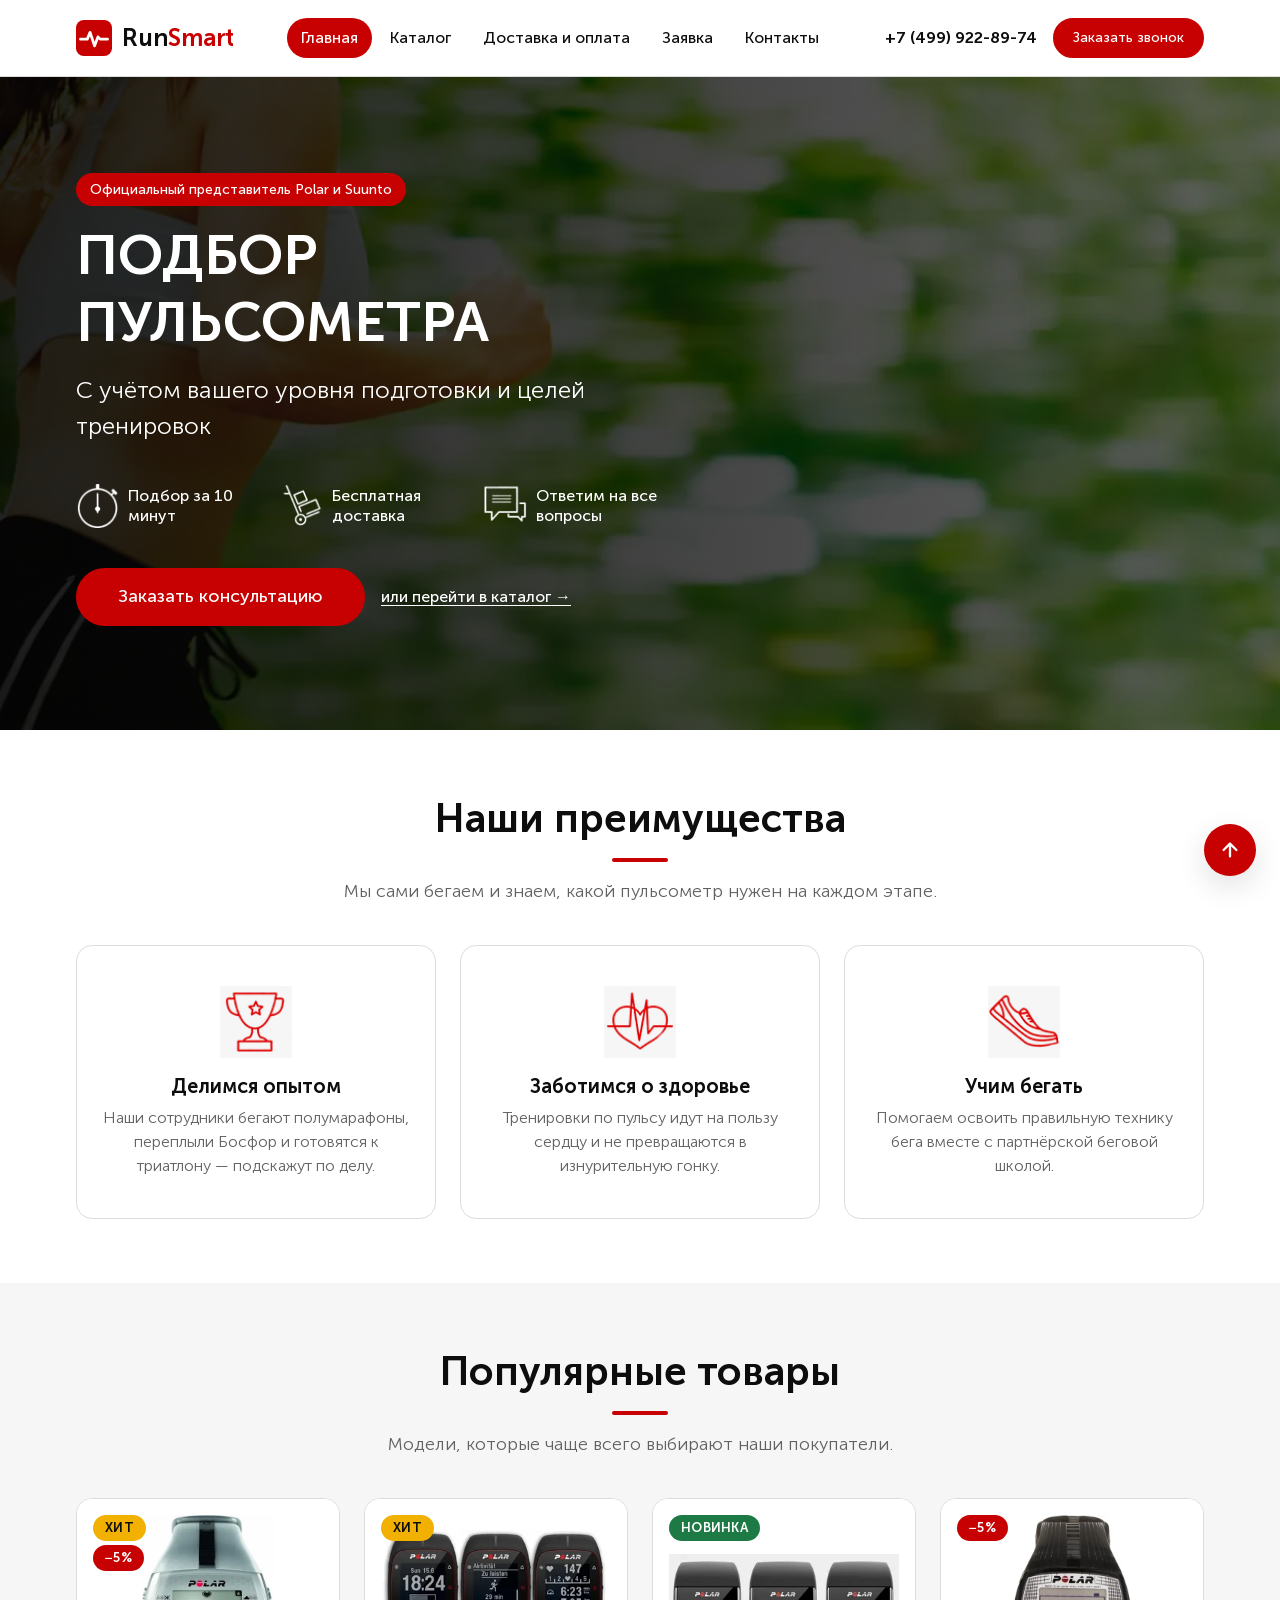
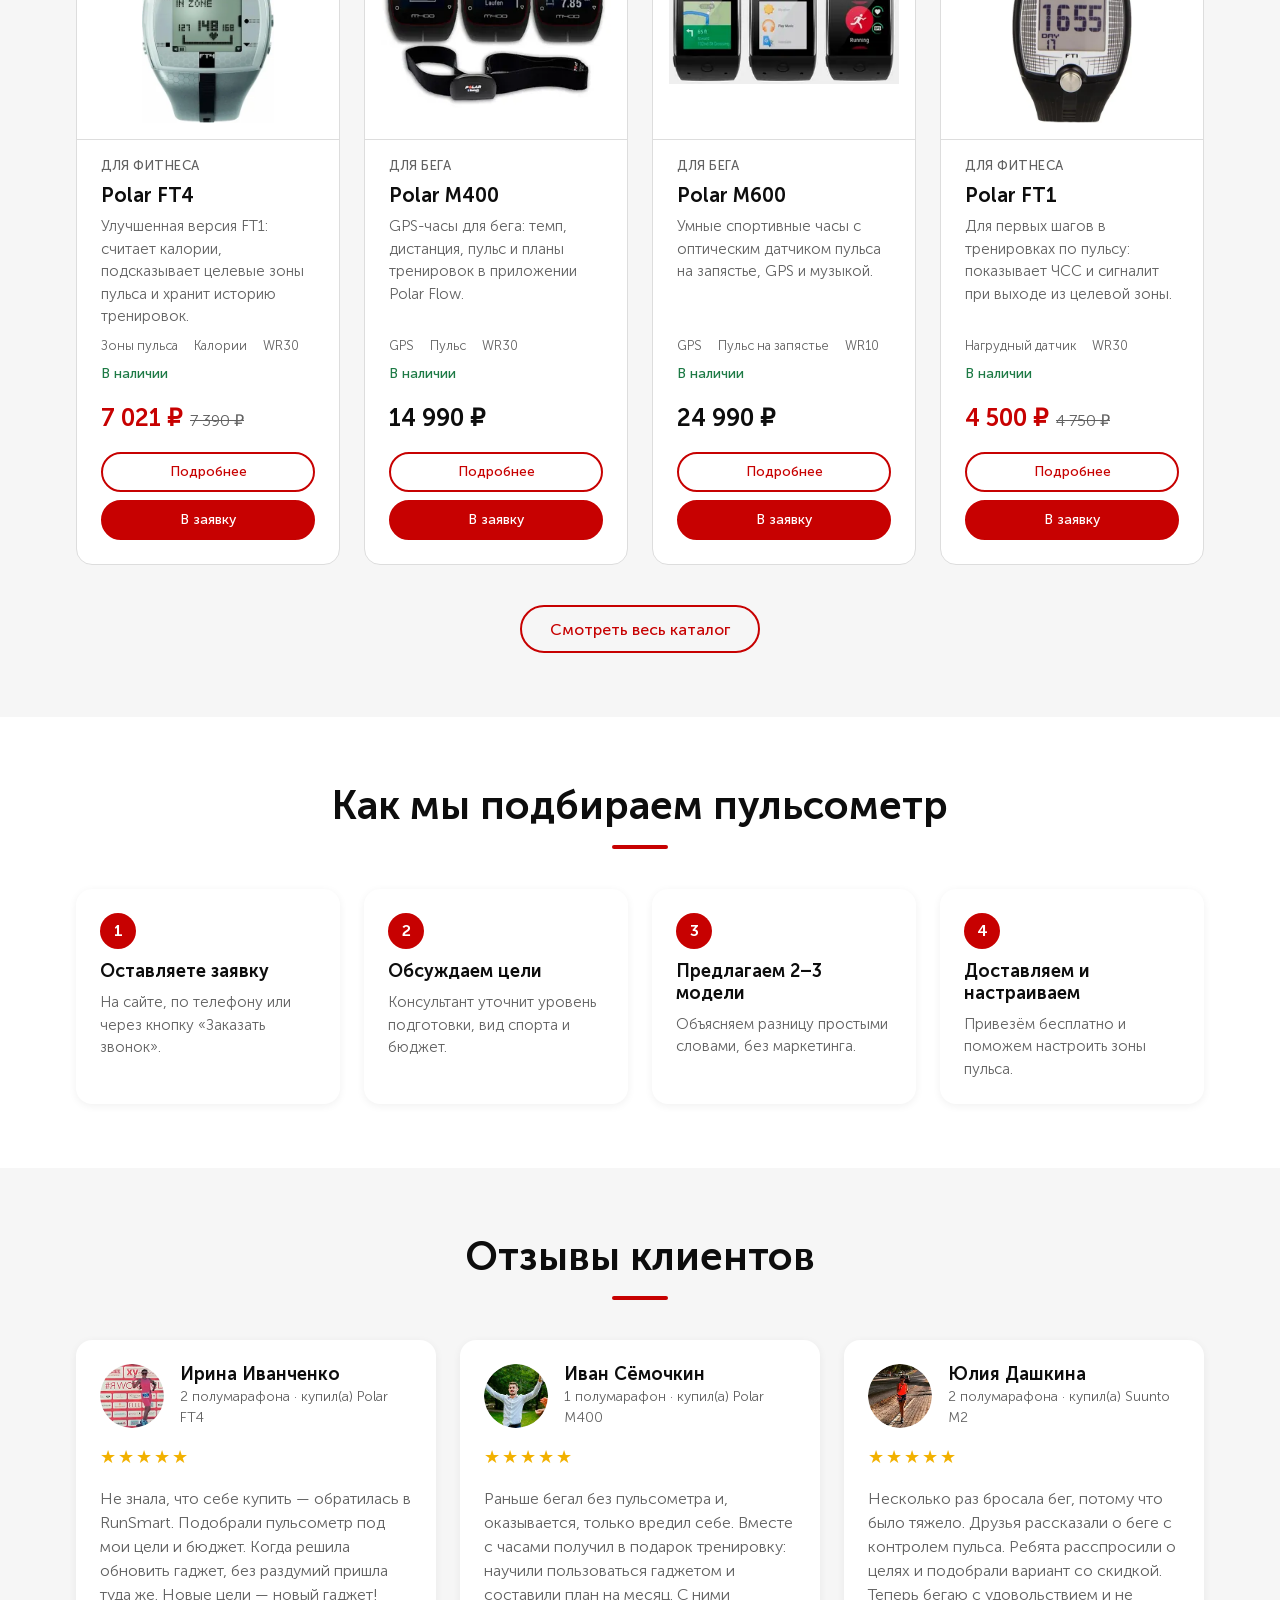
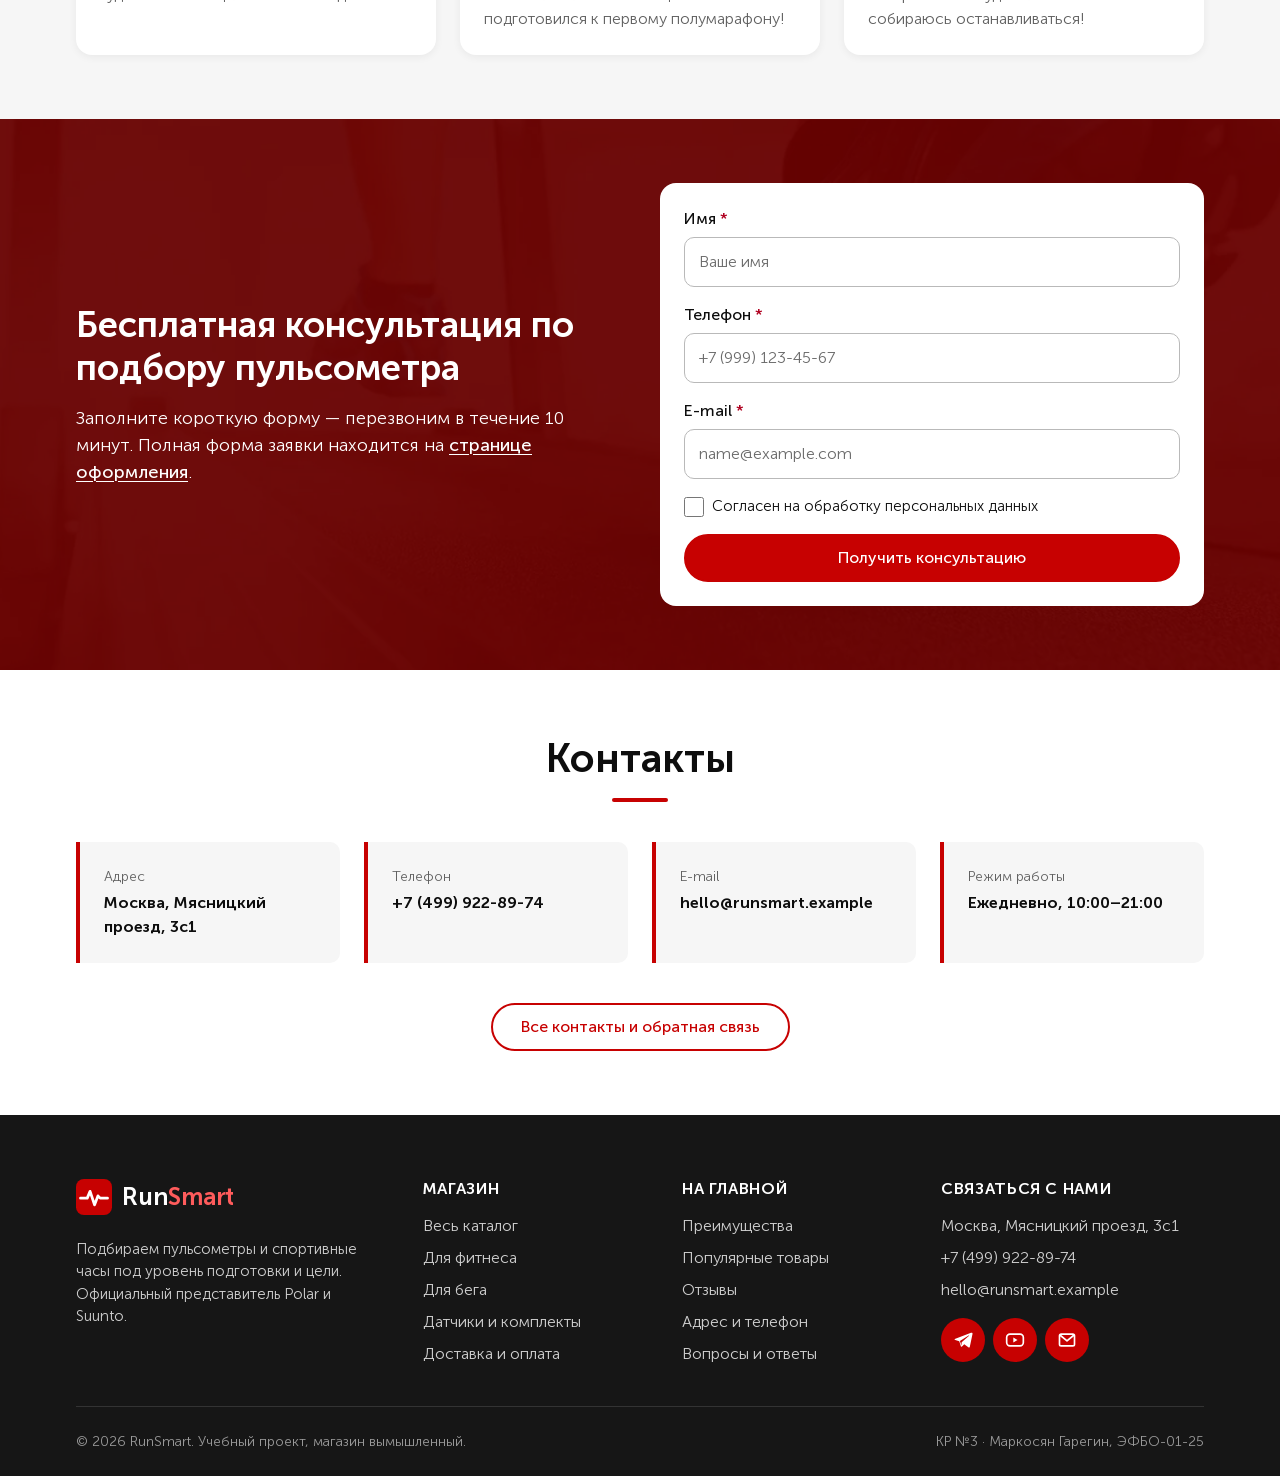
<file: index.html>
<!DOCTYPE html>
<html lang="ru">
<head>
  <meta charset="UTF-8">
  <meta name="viewport" content="width=device-width, initial-scale=1.0">
  <title>RunSmart — подбор пульсометров для бега и фитнеса</title>
  <meta name="description" content="Магазин пульсометров RunSmart: подбор модели Polar и Suunto под ваш уровень подготовки, бесплатная доставка и консультация.">
  <link rel="icon" href="images/favicon.svg" type="image/svg+xml">
  <link rel="stylesheet" href="css/style.css">
  <link rel="stylesheet" href="css/responsive.css">
</head>
<body id="top">
  <a class="skip-link" href="#main">Перейти к содержимому</a>

  <header class="site-header">
    <div class="container site-header__inner">
      <a class="logo site-header__logo" href="index.html">
        <img class="logo__mark" src="images/favicon.svg" alt="" width="36" height="36">
        <span>Run<span class="logo__accent">Smart</span></span>
      </a>

      <nav class="site-nav" aria-label="Основное меню">
        <ul class="site-nav__list">
          <li class="site-nav__item"><a class="site-nav__link site-nav__link--active" href="index.html" aria-current="page">Главная</a></li>
          <li class="site-nav__item"><a class="site-nav__link" href="catalog.html">Каталог</a></li>
          <li class="site-nav__item"><a class="site-nav__link" href="delivery.html">Доставка и оплата</a></li>
          <li class="site-nav__item"><a class="site-nav__link" href="order.html">Заявка</a></li>
          <li class="site-nav__item"><a class="site-nav__link" href="contacts.html">Контакты</a></li>
        </ul>
      </nav>

      <div class="site-header__actions">
        <a class="site-header__phone" href="tel:+74999228974">+7 (499) 922-89-74</a>
        <a class="button button--small" href="#callback-modal">Заказать звонок</a>
      </div>
    </div>
  </header>


  <main id="main">
    <section class="hero" aria-labelledby="hero-title">
      <div class="container">
        <div class="hero__content">
          <p class="hero__label">Официальный представитель Polar и Suunto</p>
          <h1 class="hero__title" id="hero-title">Подбор пульсометра</h1>
          <p class="hero__subtitle">С учётом вашего уровня подготовки и целей тренировок</p>
          <ul class="hero__features">
            <li class="hero__feature"><img class="hero__feature-icon" src="images/icons/feature-time.svg" alt="" width="42" height="46">Подбор за 10 минут</li>
            <li class="hero__feature"><img class="hero__feature-icon" src="images/icons/feature-delivery.svg" alt="" width="42" height="46">Бесплатная доставка</li>
            <li class="hero__feature"><img class="hero__feature-icon" src="images/icons/feature-support.svg" alt="" width="42" height="46">Ответим на все вопросы</li>
          </ul>
          <div class="hero__actions">
            <a class="button button--large" href="#callback-modal">Заказать консультацию</a>
            <a class="hero__link" href="catalog.html">или перейти в каталог →</a>
          </div>
        </div>
      </div>
    </section>

    <section class="section" id="advantages" aria-labelledby="advantages-title">
      <div class="container">
        <header class="section__header">
          <h2 class="section__title" id="advantages-title">Наши преимущества</h2>
          <p class="section__lead">Мы сами бегаем и знаем, какой пульсометр нужен на каждом этапе.</p>
        </header>
        <ul class="advantages__list">
          <li class="advantages__item">
            <img class="advantages__icon" src="images/icons/adv-cup.svg" alt="" width="70" height="70">
            <h3 class="advantages__title">Делимся опытом</h3>
            <p class="advantages__text">Наши сотрудники бегают полумарафоны, переплыли Босфор и готовятся к триатлону — подскажут по делу.</p>
          </li>
          <li class="advantages__item">
            <img class="advantages__icon" src="images/icons/adv-heart.svg" alt="" width="70" height="70">
            <h3 class="advantages__title">Заботимся о здоровье</h3>
            <p class="advantages__text">Тренировки по пульсу идут на пользу сердцу и не превращаются в изнурительную гонку.</p>
          </li>
          <li class="advantages__item">
            <img class="advantages__icon" src="images/icons/adv-shoe.svg" alt="" width="70" height="70">
            <h3 class="advantages__title">Учим бегать</h3>
            <p class="advantages__text">Помогаем освоить правильную технику бега вместе с партнёрской беговой школой.</p>
          </li>
        </ul>
      </div>
    </section>

    <section class="section section--alt" id="popular" aria-labelledby="popular-title">
      <div class="container">
        <header class="section__header">
          <h2 class="section__title" id="popular-title">Популярные товары</h2>
          <p class="section__lead">Модели, которые чаще всего выбирают наши покупатели.</p>
        </header>
        <ul class="product-grid product-grid--four">
        <li class="product-grid__item">
          <article class="product-card product-card--discount" aria-labelledby="card-ft4-c">
            <div class="product-card__media">
            <div class="product-card__badges"><span class="badge badge--hit">Хит</span><span class="badge badge--sale">−5%</span></div>
              <img class="product-card__image" src="images/products/polar-ft4.webp" srcset="images/products/polar-ft4-320.webp 320w, images/products/polar-ft4.webp 403w" sizes="(min-width: 1024px) 260px, (min-width: 576px) 45vw, 100vw" alt="Пульсометр Polar FT4" width="403" height="640" loading="lazy">
            </div>
            <div class="product-card__body">
              <p class="product-card__category">Для фитнеса</p>
              <h3 class="product-card__title" id="card-ft4-c"><a class="product-card__title-link" href="product.html">Polar FT4</a></h3>
              <p class="product-card__description">Улучшенная версия FT1: считает калории, подсказывает целевые зоны пульса и хранит историю тренировок.</p>
              <ul class="product-card__meta"><li>Зоны пульса</li><li>Калории</li><li>WR30</li></ul>
              <p class="product-card__stock">В наличии</p>
              <div class="product-card__prices">
                <p class="product-card__price"><span class="visually-hidden">Цена: </span>7&nbsp;021&nbsp;₽</p>
              <s class="product-card__price-old"><span class="visually-hidden">Старая цена: </span>7&nbsp;390&nbsp;₽</s>
              </div>
              <div class="product-card__actions">
                <a class="button button--outline button--small" href="product.html">Подробнее</a>
                <a class="button button--small product-card__button" href="order.html">В заявку</a>
              </div>
            </div>
          </article>
        </li>
        <li class="product-grid__item">
          <article class="product-card" aria-labelledby="card-m400-c">
            <div class="product-card__media">
            <div class="product-card__badges"><span class="badge badge--hit">Хит</span></div>
              <img class="product-card__image" src="images/products/polar-m400.webp" srcset="images/products/polar-m400-320.webp 320w, images/products/polar-m400.webp 640w" sizes="(min-width: 1024px) 260px, (min-width: 576px) 45vw, 100vw" alt="Пульсометр Polar M400" width="640" height="495" loading="lazy">
            </div>
            <div class="product-card__body">
              <p class="product-card__category">Для бега</p>
              <h3 class="product-card__title" id="card-m400-c"><a class="product-card__title-link" href="product.html">Polar M400</a></h3>
              <p class="product-card__description">GPS-часы для бега: темп, дистанция, пульс и планы тренировок в приложении Polar Flow.</p>
              <ul class="product-card__meta"><li>GPS</li><li>Пульс</li><li>WR30</li></ul>
              <p class="product-card__stock">В наличии</p>
              <div class="product-card__prices">
                <p class="product-card__price"><span class="visually-hidden">Цена: </span>14&nbsp;990&nbsp;₽</p>
              </div>
              <div class="product-card__actions">
                <a class="button button--outline button--small" href="product.html">Подробнее</a>
                <a class="button button--small product-card__button" href="order.html">В заявку</a>
              </div>
            </div>
          </article>
        </li>
        <li class="product-grid__item">
          <article class="product-card" aria-labelledby="card-m600-c">
            <div class="product-card__media">
            <div class="product-card__badges"><span class="badge badge--new">Новинка</span></div>
              <img class="product-card__image" src="images/products/polar-m600.webp" srcset="images/products/polar-m600-320.webp 320w, images/products/polar-m600.webp 640w" sizes="(min-width: 1024px) 260px, (min-width: 576px) 45vw, 100vw" alt="Пульсометр Polar M600" width="640" height="360" loading="lazy">
            </div>
            <div class="product-card__body">
              <p class="product-card__category">Для бега</p>
              <h3 class="product-card__title" id="card-m600-c"><a class="product-card__title-link" href="product.html">Polar M600</a></h3>
              <p class="product-card__description">Умные спортивные часы с оптическим датчиком пульса на запястье, GPS и музыкой.</p>
              <ul class="product-card__meta"><li>GPS</li><li>Пульс на запястье</li><li>WR10</li></ul>
              <p class="product-card__stock">В наличии</p>
              <div class="product-card__prices">
                <p class="product-card__price"><span class="visually-hidden">Цена: </span>24&nbsp;990&nbsp;₽</p>
              </div>
              <div class="product-card__actions">
                <a class="button button--outline button--small" href="product.html">Подробнее</a>
                <a class="button button--small product-card__button" href="order.html">В заявку</a>
              </div>
            </div>
          </article>
        </li>
        <li class="product-grid__item">
          <article class="product-card product-card--discount" aria-labelledby="card-ft1-c">
            <div class="product-card__media">
            <div class="product-card__badges"><span class="badge badge--sale">−5%</span></div>
              <img class="product-card__image" src="images/products/polar-ft1.webp" srcset="images/products/polar-ft1-320.webp 320w, images/products/polar-ft1.webp 371w" sizes="(min-width: 1024px) 260px, (min-width: 576px) 45vw, 100vw" alt="Пульсометр Polar FT1" width="371" height="640" loading="lazy">
            </div>
            <div class="product-card__body">
              <p class="product-card__category">Для фитнеса</p>
              <h3 class="product-card__title" id="card-ft1-c"><a class="product-card__title-link" href="product.html">Polar FT1</a></h3>
              <p class="product-card__description">Для первых шагов в тренировках по пульсу: показывает ЧСС и сигналит при выходе из целевой зоны.</p>
              <ul class="product-card__meta"><li>Нагрудный датчик</li><li>WR30</li></ul>
              <p class="product-card__stock">В наличии</p>
              <div class="product-card__prices">
                <p class="product-card__price"><span class="visually-hidden">Цена: </span>4&nbsp;500&nbsp;₽</p>
              <s class="product-card__price-old"><span class="visually-hidden">Старая цена: </span>4&nbsp;750&nbsp;₽</s>
              </div>
              <div class="product-card__actions">
                <a class="button button--outline button--small" href="product.html">Подробнее</a>
                <a class="button button--small product-card__button" href="order.html">В заявку</a>
              </div>
            </div>
          </article>
        </li>
        </ul>
        <div class="section__footer">
          <a class="button button--outline" href="catalog.html">Смотреть весь каталог</a>
        </div>
      </div>
    </section>

    <section class="section" id="steps" aria-labelledby="steps-title">
      <div class="container">
        <header class="section__header">
          <h2 class="section__title" id="steps-title">Как мы подбираем пульсометр</h2>
        </header>
        <ol class="steps">
          <li class="steps__item">
            <h3 class="steps__title">Оставляете заявку</h3>
            <p class="steps__text">На сайте, по телефону или через кнопку «Заказать звонок».</p>
          </li>
          <li class="steps__item">
            <h3 class="steps__title">Обсуждаем цели</h3>
            <p class="steps__text">Консультант уточнит уровень подготовки, вид спорта и бюджет.</p>
          </li>
          <li class="steps__item">
            <h3 class="steps__title">Предлагаем 2–3 модели</h3>
            <p class="steps__text">Объясняем разницу простыми словами, без маркетинга.</p>
          </li>
          <li class="steps__item">
            <h3 class="steps__title">Доставляем и настраиваем</h3>
            <p class="steps__text">Привезём бесплатно и поможем настроить зоны пульса.</p>
          </li>
        </ol>
      </div>
    </section>

    <section class="section section--alt" id="reviews" aria-labelledby="reviews-title">
      <div class="container">
        <header class="section__header">
          <h2 class="section__title" id="reviews-title">Отзывы клиентов</h2>
        </header>
        <div class="reviews__list">
        <article class="review-card">
          <header class="review-card__header">
            <img class="review-card__photo" src="images/reviews/irina.webp" alt="Фото: Ирина Иванченко" width="64" height="64" loading="lazy">
            <div>
              <h3 class="review-card__name">Ирина Иванченко</h3>
              <p class="review-card__meta">2 полумарафона · купил(а) Polar FT4</p>
            </div>
          </header>
          <p class="review-card__rating"><span aria-hidden="true">★★★★★</span><span class="visually-hidden">Оценка 5 из 5</span></p>
          <p class="review-card__text">Не знала, что себе купить — обратилась в RunSmart. Подобрали пульсометр под мои цели и бюджет. Когда решила обновить гаджет, без раздумий пришла туда же. Новые цели — новый гаджет!</p>
        </article>
        <article class="review-card">
          <header class="review-card__header">
            <img class="review-card__photo" src="images/reviews/ivan.webp" alt="Фото: Иван Сёмочкин" width="64" height="64" loading="lazy">
            <div>
              <h3 class="review-card__name">Иван Сёмочкин</h3>
              <p class="review-card__meta">1 полумарафон · купил(а) Polar M400</p>
            </div>
          </header>
          <p class="review-card__rating"><span aria-hidden="true">★★★★★</span><span class="visually-hidden">Оценка 5 из 5</span></p>
          <p class="review-card__text">Раньше бегал без пульсометра и, оказывается, только вредил себе. Вместе с часами получил в подарок тренировку: научили пользоваться гаджетом и составили план на месяц. С ними подготовился к первому полумарафону!</p>
        </article>
        <article class="review-card">
          <header class="review-card__header">
            <img class="review-card__photo" src="images/reviews/julia.webp" alt="Фото: Юлия Дашкина" width="64" height="64" loading="lazy">
            <div>
              <h3 class="review-card__name">Юлия Дашкина</h3>
              <p class="review-card__meta">2 полумарафона · купил(а) Suunto M2</p>
            </div>
          </header>
          <p class="review-card__rating"><span aria-hidden="true">★★★★★</span><span class="visually-hidden">Оценка 5 из 5</span></p>
          <p class="review-card__text">Несколько раз бросала бег, потому что было тяжело. Друзья рассказали о беге с контролем пульса. Ребята расспросили о целях и подобрали вариант со скидкой. Теперь бегаю с удовольствием и не собираюсь останавливаться!</p>
        </article>
        </div>
      </div>
    </section>

    <section class="cta" aria-labelledby="cta-title">
      <div class="container cta__inner">
        <div>
          <h2 class="cta__title" id="cta-title">Бесплатная консультация по подбору пульсометра</h2>
          <p class="cta__text">Заполните короткую форму — перезвоним в течение 10 минут. Полная форма заявки находится на <a class="cta__link" href="order.html">странице оформления</a>.</p>
        </div>
        <form class="form form--compact cta__form" action="thanks.html" method="get">
          <div class="form__grid">
            <div class="form__field">
              <label class="form__label" for="cta-name">Имя <abbr class="form__required" title="обязательное поле">*</abbr></label>
              <input class="form__input" id="cta-name" name="name" type="text" autocomplete="name" minlength="2" required placeholder="Ваше имя">
            </div>
            <div class="form__field">
              <label class="form__label" for="cta-phone">Телефон <abbr class="form__required" title="обязательное поле">*</abbr></label>
              <input class="form__input" id="cta-phone" name="phone" type="tel" autocomplete="tel" pattern="[0-9 +\(\)\-]{10,18}" required placeholder="+7 (999) 123-45-67">
            </div>
            <div class="form__field">
              <label class="form__label" for="cta-email">E-mail <abbr class="form__required" title="обязательное поле">*</abbr></label>
              <input class="form__input" id="cta-email" name="email" type="email" autocomplete="email" required placeholder="name@example.com">
            </div>
          </div>
          <label class="form__checkbox-label">
            <input class="form__checkbox" name="agree" type="checkbox" required>
            Согласен на обработку персональных данных
          </label>
          <button class="button button--block" type="submit">Получить консультацию</button>
        </form>
      </div>
    </section>

    <section class="section" id="contacts" aria-labelledby="contacts-title">
      <div class="container">
        <header class="section__header">
          <h2 class="section__title" id="contacts-title">Контакты</h2>
        </header>
        <dl class="contacts-strip">
          <div class="contacts-strip__item">
            <dt class="contacts-strip__label">Адрес</dt>
            <dd class="contacts-strip__value">Москва, Мясницкий проезд, 3с1</dd>
          </div>
          <div class="contacts-strip__item">
            <dt class="contacts-strip__label">Телефон</dt>
            <dd class="contacts-strip__value"><a href="tel:+74999228974">+7 (499) 922-89-74</a></dd>
          </div>
          <div class="contacts-strip__item">
            <dt class="contacts-strip__label">E-mail</dt>
            <dd class="contacts-strip__value"><a href="mailto:hello@runsmart.example">hello@runsmart.example</a></dd>
          </div>
          <div class="contacts-strip__item">
            <dt class="contacts-strip__label">Режим работы</dt>
            <dd class="contacts-strip__value">Ежедневно, 10:00–21:00</dd>
          </div>
        </dl>
        <div class="section__footer">
          <a class="button button--outline" href="contacts.html">Все контакты и обратная связь</a>
        </div>
      </div>
    </section>
  </main>

  <footer class="site-footer">
    <div class="container site-footer__inner">
      <section aria-labelledby="footer-about">
        <h2 class="visually-hidden" id="footer-about">О магазине</h2>
        <a class="logo logo--inverse" href="index.html">
          <img class="logo__mark" src="images/favicon.svg" alt="" width="36" height="36" loading="lazy">
          <span>Run<span class="logo__accent">Smart</span></span>
        </a>
        <p class="site-footer__about">Подбираем пульсометры и спортивные часы под уровень подготовки и цели. Официальный представитель Polar и Suunto.</p>
      </section>

      <nav aria-labelledby="footer-shop">
        <h2 class="site-footer__title" id="footer-shop">Магазин</h2>
        <ul class="site-footer__list">
          <li><a class="site-footer__link" href="catalog.html">Весь каталог</a></li>
          <li><a class="site-footer__link" href="catalog.html#fitness">Для фитнеса</a></li>
          <li><a class="site-footer__link" href="catalog.html#running">Для бега</a></li>
          <li><a class="site-footer__link" href="catalog.html#sensors">Датчики и комплекты</a></li>
          <li><a class="site-footer__link" href="delivery.html">Доставка и оплата</a></li>
        </ul>
      </nav>

      <nav aria-labelledby="footer-home">
        <h2 class="site-footer__title" id="footer-home">На главной</h2>
        <ul class="site-footer__list">
          <li><a class="site-footer__link" href="index.html#advantages">Преимущества</a></li>
          <li><a class="site-footer__link" href="index.html#popular">Популярные товары</a></li>
          <li><a class="site-footer__link" href="index.html#reviews">Отзывы</a></li>
          <li><a class="site-footer__link" href="index.html#contacts">Адрес и телефон</a></li>
          <li><a class="site-footer__link" href="contacts.html#faq">Вопросы и ответы</a></li>
        </ul>
      </nav>

      <section aria-labelledby="footer-contacts">
        <h2 class="site-footer__title" id="footer-contacts">Связаться с нами</h2>
        <address class="site-footer__contacts">
          <span>Москва, Мясницкий проезд, 3с1</span>
          <a class="site-footer__link" href="tel:+74999228974">+7 (499) 922-89-74</a>
          <a class="site-footer__link" href="mailto:hello@runsmart.example">hello@runsmart.example</a>
        </address>
        <ul class="socials">
          <li><a class="socials__link" href="https://t.me/" target="_blank" rel="noopener noreferrer" aria-label="Telegram"><img class="socials__icon" src="images/icons/social-telegram.svg" alt="" width="20" height="20"></a></li>
          <li><a class="socials__link" href="https://www.youtube.com/" target="_blank" rel="noopener noreferrer" aria-label="YouTube"><img class="socials__icon" src="images/icons/social-youtube.svg" alt="" width="20" height="20"></a></li>
          <li><a class="socials__link" href="mailto:hello@runsmart.example" aria-label="Написать на почту"><img class="socials__icon" src="images/icons/social-mail.svg" alt="" width="20" height="20"></a></li>
        </ul>
      </section>
    </div>

    <div class="container">
      <div class="site-footer__bottom">
        <p>© 2026 RunSmart. Учебный проект, магазин вымышленный.</p>
        <p>КР №3 · Маркосян Гарегин, ЭФБО-01-25</p>
      </div>
    </div>
  </footer>

  <a class="page-up" href="#top" aria-label="Наверх страницы">
    <img class="page-up__icon" src="images/icons/arrow-up.svg" alt="" width="22" height="22">
  </a>

  <!-- CSS-модалка: открывается ссылкой на #callback-modal (псевдокласс :target),
       закрывается ссылкой на несуществующий якорь #close — без JavaScript -->
  <div class="modal" id="callback-modal" role="dialog" aria-modal="true" aria-labelledby="callback-title">
    <a class="modal__overlay" href="#close" tabindex="-1" aria-hidden="true"></a>
    <div class="modal__window">
      <a class="modal__close" href="#close" aria-label="Закрыть окно">&times;</a>
      <h2 class="modal__title" id="callback-title">Заказать звонок</h2>
      <p class="modal__text">Оставьте номер — перезвоним в течение 10 минут и поможем подобрать пульсометр.</p>
      <form class="form form--compact" action="thanks.html" method="get">
        <div class="form__grid">
          <div class="form__field">
            <label class="form__label" for="callback-name">Имя <abbr class="form__required" title="обязательное поле">*</abbr></label>
            <input class="form__input" id="callback-name" name="name" type="text" autocomplete="name" minlength="2" required placeholder="Как к вам обращаться">
          </div>
          <div class="form__field">
            <label class="form__label" for="callback-phone">Телефон <abbr class="form__required" title="обязательное поле">*</abbr></label>
            <input class="form__input" id="callback-phone" name="phone" type="tel" autocomplete="tel" pattern="[0-9 +\(\)\-]{10,18}" required placeholder="+7 (999) 123-45-67" aria-describedby="callback-phone-error">
            <p class="form__error" id="callback-phone-error">Введите номер из 10–18 цифр</p>
          </div>
        </div>
        <label class="form__checkbox-label">
          <input class="form__checkbox" name="agree" type="checkbox" required>
          Согласен на обработку персональных данных
        </label>
        <button class="button button--block" type="submit">Жду звонка</button>
      </form>
    </div>
  </div>
</body>
</html>
</file>
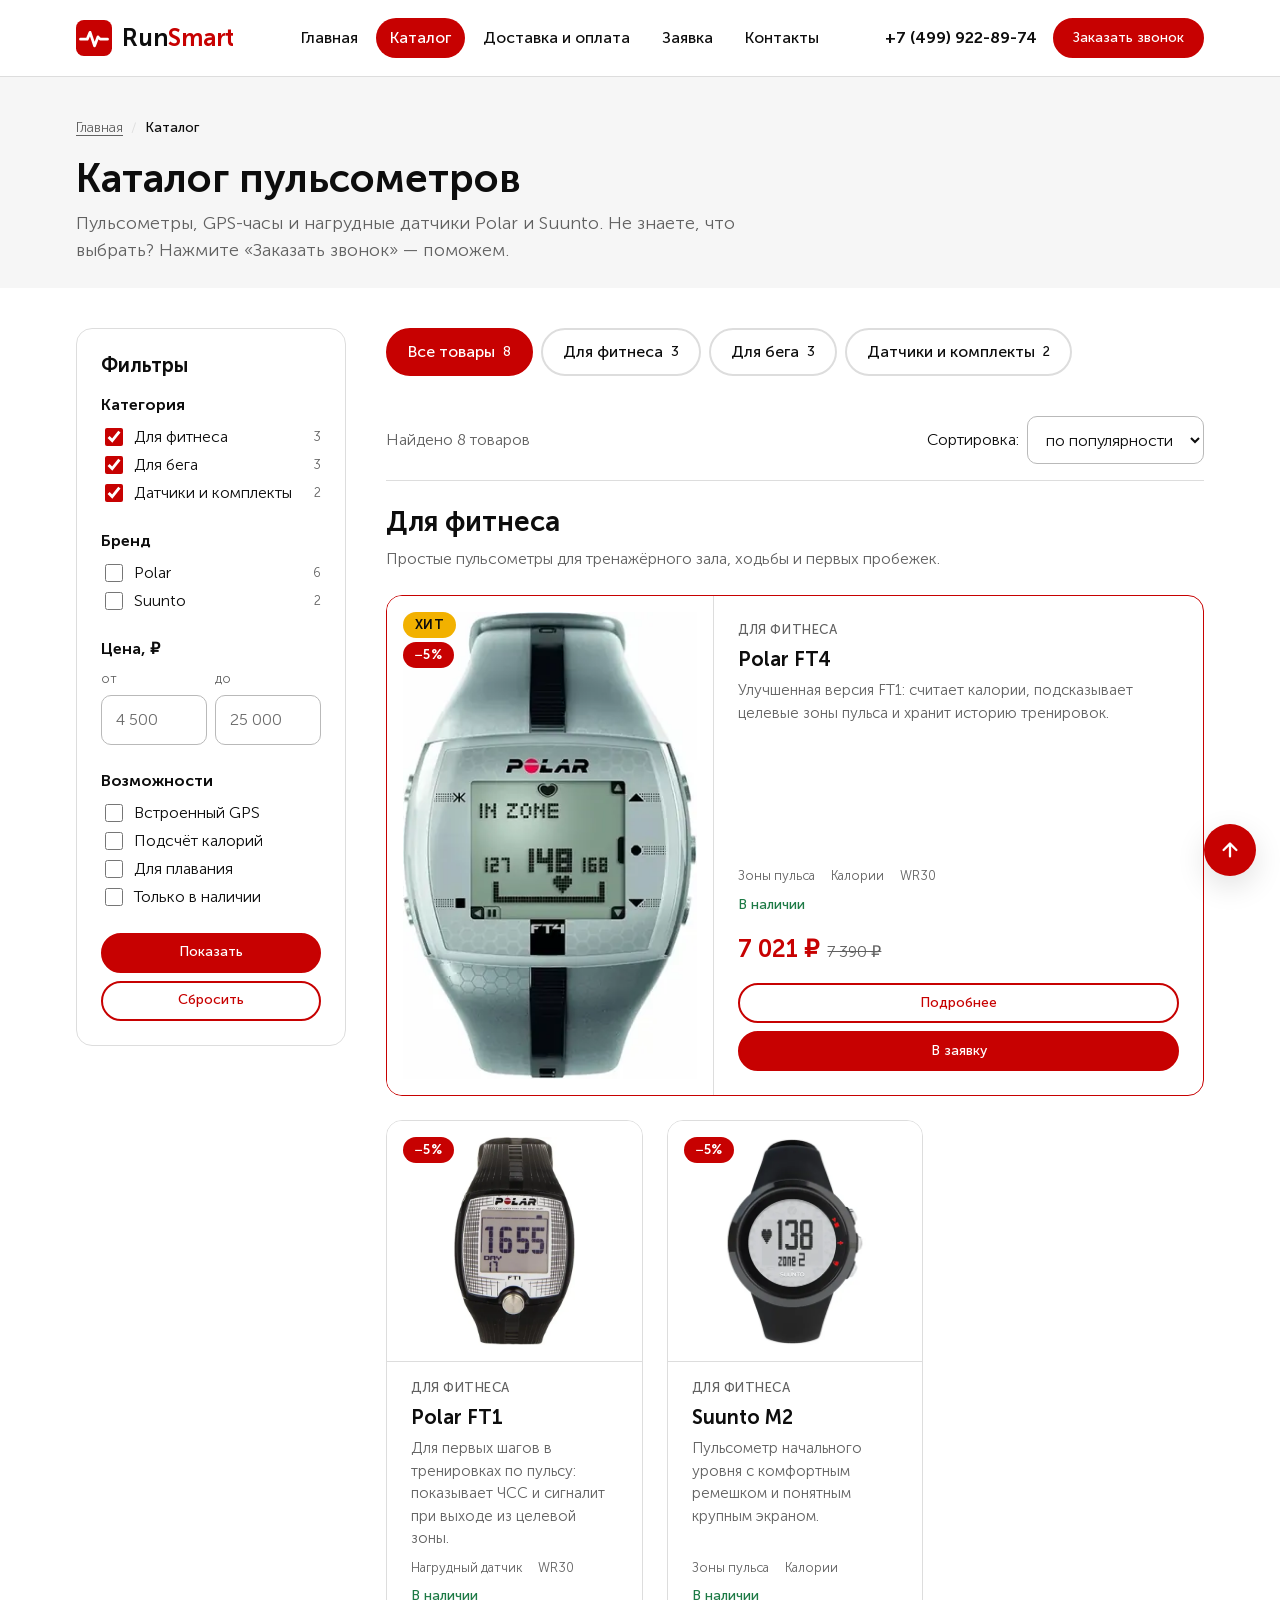
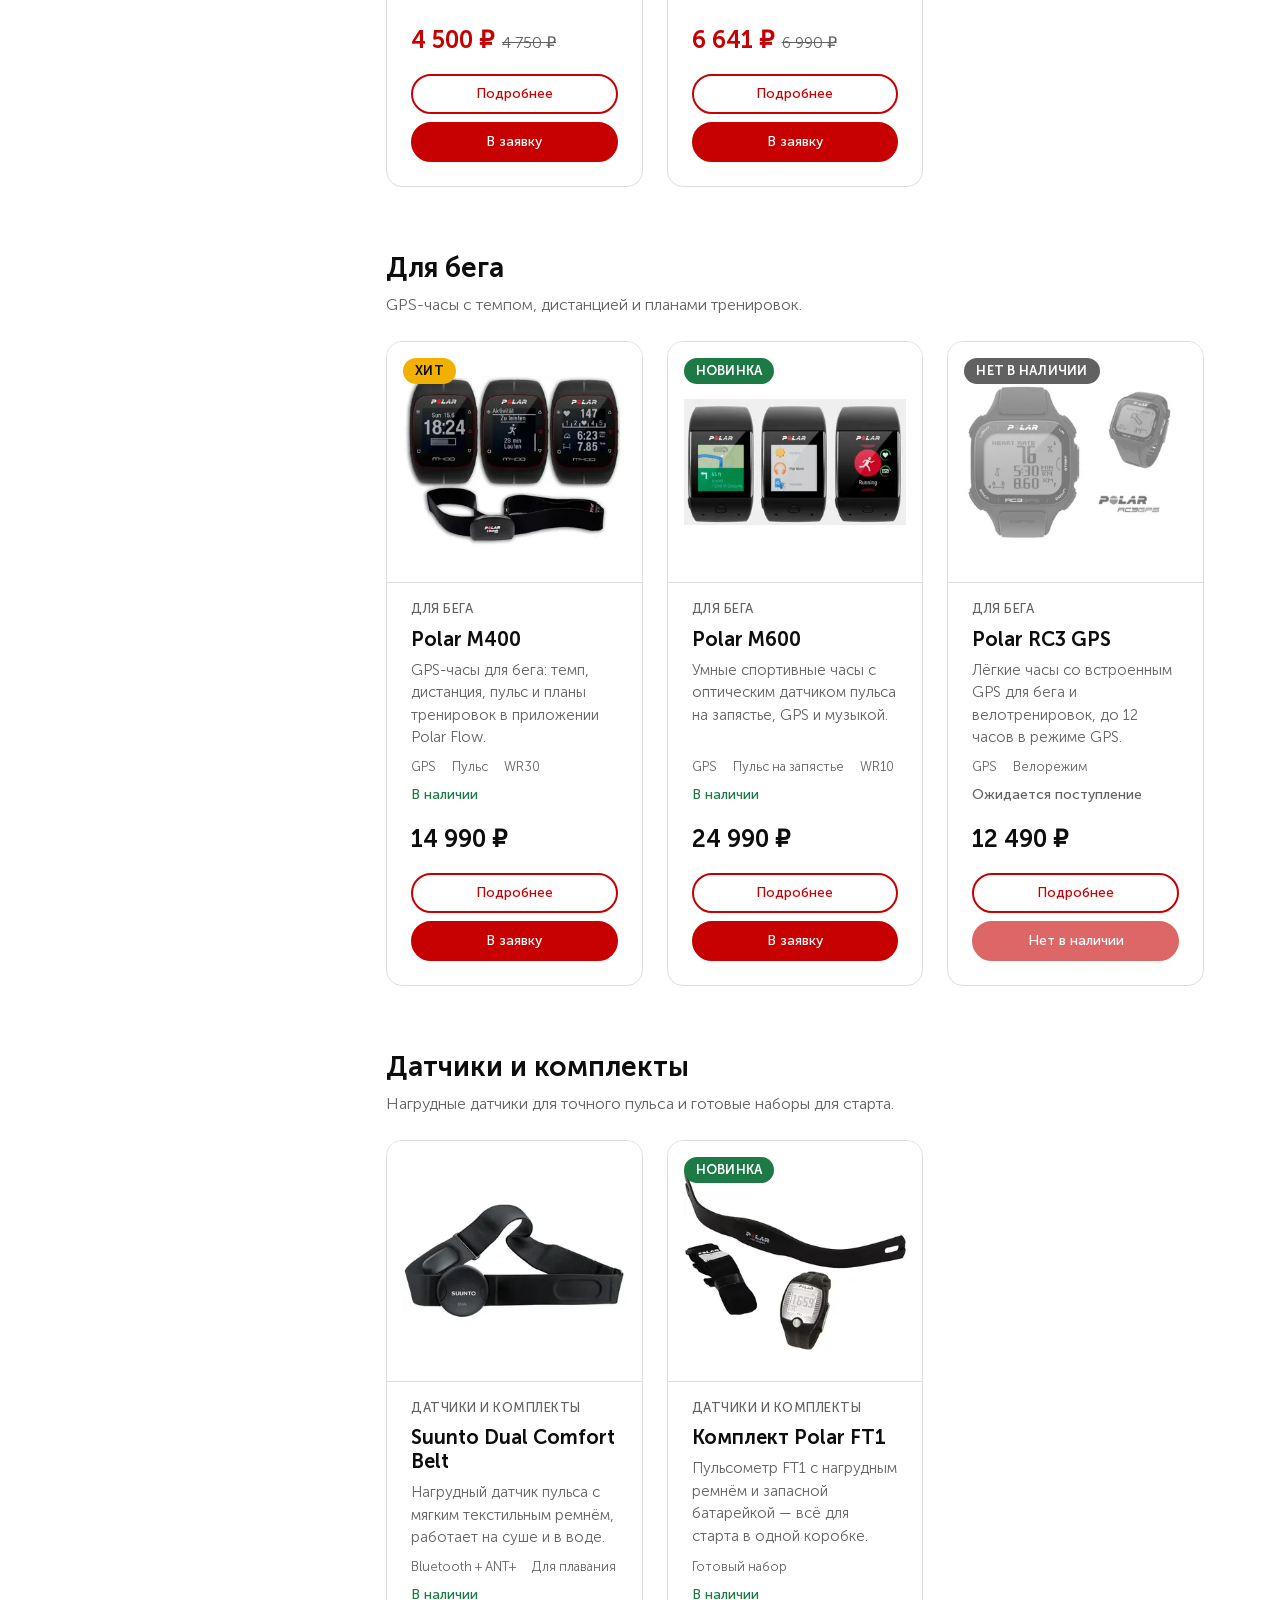
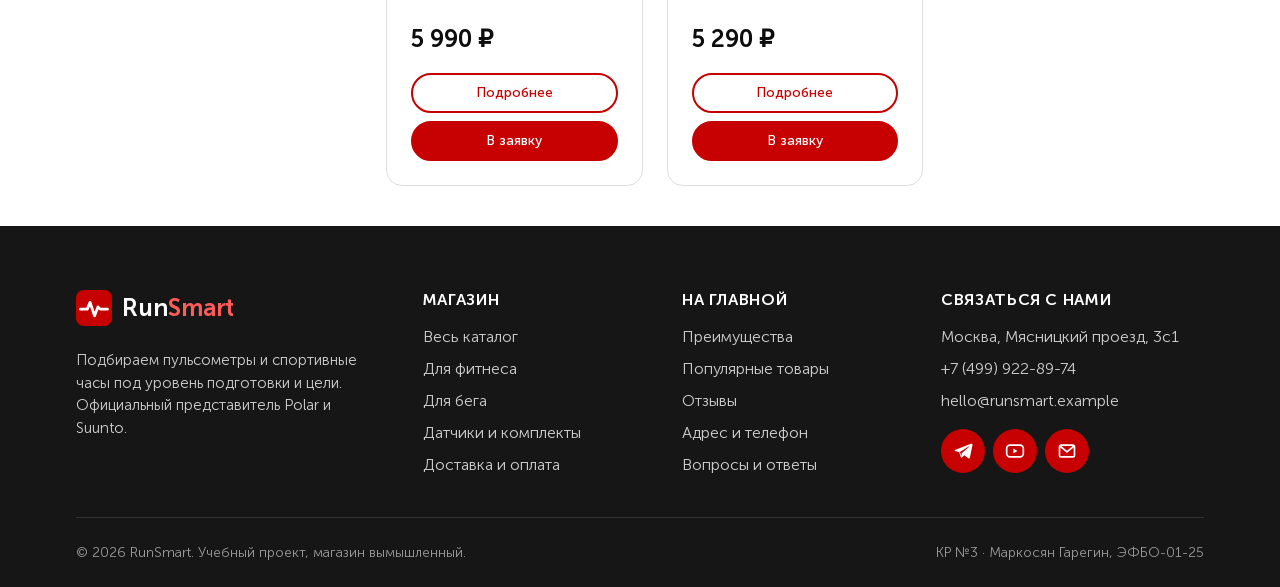
<file: catalog.html>
<!DOCTYPE html>
<html lang="ru">
<head>
  <meta charset="UTF-8">
  <meta name="viewport" content="width=device-width, initial-scale=1.0">
  <title>Каталог пульсометров Polar и Suunto — RunSmart</title>
  <meta name="description" content="Каталог RunSmart: пульсометры для фитнеса, GPS-часы для бега, нагрудные датчики и комплекты. Цены, скидки и наличие.">
  <link rel="icon" href="images/favicon.svg" type="image/svg+xml">
  <link rel="stylesheet" href="css/style.css">
  <link rel="stylesheet" href="css/responsive.css">
</head>
<body id="top">
  <a class="skip-link" href="#main">Перейти к содержимому</a>

  <header class="site-header">
    <div class="container site-header__inner">
      <a class="logo site-header__logo" href="index.html">
        <img class="logo__mark" src="images/favicon.svg" alt="" width="36" height="36">
        <span>Run<span class="logo__accent">Smart</span></span>
      </a>

      <nav class="site-nav" aria-label="Основное меню">
        <ul class="site-nav__list">
          <li class="site-nav__item"><a class="site-nav__link" href="index.html">Главная</a></li>
          <li class="site-nav__item"><a class="site-nav__link site-nav__link--active" href="catalog.html" aria-current="page">Каталог</a></li>
          <li class="site-nav__item"><a class="site-nav__link" href="delivery.html">Доставка и оплата</a></li>
          <li class="site-nav__item"><a class="site-nav__link" href="order.html">Заявка</a></li>
          <li class="site-nav__item"><a class="site-nav__link" href="contacts.html">Контакты</a></li>
        </ul>
      </nav>

      <div class="site-header__actions">
        <a class="site-header__phone" href="tel:+74999228974">+7 (499) 922-89-74</a>
        <a class="button button--small" href="#callback-modal">Заказать звонок</a>
      </div>
    </div>
  </header>


  <main id="main">
    <section class="page-heading" aria-labelledby="page-title">
      <div class="container">
      <nav class="breadcrumbs" aria-label="Хлебные крошки">
        <ol class="breadcrumbs__list">
          <li class="breadcrumbs__item"><a class="breadcrumbs__link" href="index.html">Главная</a></li>
          <li class="breadcrumbs__item"><span class="breadcrumbs__current" aria-current="page">Каталог</span></li>
        </ol>
      </nav>
        <h1 class="page-heading__title" id="page-title">Каталог пульсометров</h1>
        <p class="page-heading__lead">Пульсометры, GPS-часы и нагрудные датчики Polar и Suunto. Не знаете, что выбрать? Нажмите «Заказать звонок» — поможем.</p>
      </div>
    </section>

    <section class="section section--compact" aria-label="Товары каталога">
      <div class="container catalog-layout">
        <aside class="filters" aria-labelledby="filters-title">
          <h2 class="filters__title" id="filters-title">Фильтры</h2>
          <form class="filters__form" action="catalog.html" method="get">
            <fieldset class="filters__group">
              <legend class="filters__legend">Категория</legend>
              <div class="filters__options">
                <label class="filters__option"><input class="filters__checkbox" type="checkbox" name="category" value="fitness" checked> Для фитнеса <span class="filters__count">3</span></label>
                <label class="filters__option"><input class="filters__checkbox" type="checkbox" name="category" value="running" checked> Для бега <span class="filters__count">3</span></label>
                <label class="filters__option"><input class="filters__checkbox" type="checkbox" name="category" value="sensors" checked> Датчики и комплекты <span class="filters__count">2</span></label>
              </div>
            </fieldset>
            <fieldset class="filters__group">
              <legend class="filters__legend">Бренд</legend>
              <div class="filters__options">
                <label class="filters__option"><input class="filters__checkbox" type="checkbox" name="brand" value="polar"> Polar <span class="filters__count">6</span></label>
                <label class="filters__option"><input class="filters__checkbox" type="checkbox" name="brand" value="suunto"> Suunto <span class="filters__count">2</span></label>
              </div>
            </fieldset>
            <fieldset class="filters__group">
              <legend class="filters__legend">Цена, ₽</legend>
              <div class="filters__range">
                <div class="form__field">
                  <label class="form__hint" for="price-from">от</label>
                  <input class="form__input" id="price-from" name="price_from" type="number" min="0" step="500" placeholder="4 500">
                </div>
                <div class="form__field">
                  <label class="form__hint" for="price-to">до</label>
                  <input class="form__input" id="price-to" name="price_to" type="number" min="0" step="500" placeholder="25 000">
                </div>
              </div>
            </fieldset>
            <fieldset class="filters__group">
              <legend class="filters__legend">Возможности</legend>
              <div class="filters__options">
                <label class="filters__option"><input class="filters__checkbox" type="checkbox" name="feature" value="gps"> Встроенный GPS</label>
                <label class="filters__option"><input class="filters__checkbox" type="checkbox" name="feature" value="calories"> Подсчёт калорий</label>
                <label class="filters__option"><input class="filters__checkbox" type="checkbox" name="feature" value="swim"> Для плавания</label>
                <label class="filters__option"><input class="filters__checkbox" type="checkbox" name="stock" value="1"> Только в наличии</label>
              </div>
            </fieldset>
            <div class="filters__actions">
              <button class="button button--small" type="submit">Показать</button>
              <button class="button button--outline button--small" type="reset">Сбросить</button>
            </div>
          </form>
        </aside>

        <div class="catalog-layout__content">
          <nav class="catalog-tabs" aria-label="Категории каталога">
            <ul class="catalog-tabs__list">
              <li><a class="catalog-tabs__link catalog-tabs__link--active" href="catalog.html" aria-current="page">Все товары <span class="catalog-tabs__count">8</span></a></li>
              <li><a class="catalog-tabs__link" href="#fitness">Для фитнеса <span class="catalog-tabs__count">3</span></a></li>
              <li><a class="catalog-tabs__link" href="#running">Для бега <span class="catalog-tabs__count">3</span></a></li>
              <li><a class="catalog-tabs__link" href="#sensors">Датчики и комплекты <span class="catalog-tabs__count">2</span></a></li>
            </ul>
          </nav>

          <div class="catalog-toolbar">
            <p class="catalog-toolbar__count">Найдено 8 товаров</p>
            <div class="catalog-toolbar__sort">
              <label for="sort">Сортировка:</label>
              <select class="form__select" id="sort" name="sort">
                <option value="popular">по популярности</option>
                <option value="cheap">сначала дешевле</option>
                <option value="expensive">сначала дороже</option>
                <option value="new">новинки</option>
              </select>
            </div>
          </div>

          <section class="catalog-section" id="fitness" aria-labelledby="fitness-title">
            <h2 class="catalog-section__title" id="fitness-title">Для фитнеса</h2>
            <p class="catalog-section__lead">Простые пульсометры для тренажёрного зала, ходьбы и первых пробежек.</p>
            <ul class="product-grid">
            <li class="product-grid__item product-grid__item--wide">
          <article class="product-card product-card--discount product-card--featured" aria-labelledby="card-ft4-f">
            <div class="product-card__media">
            <div class="product-card__badges"><span class="badge badge--hit">Хит</span><span class="badge badge--sale">−5%</span></div>
              <img class="product-card__image" src="images/products/polar-ft4.webp" srcset="images/products/polar-ft4-320.webp 320w, images/products/polar-ft4.webp 403w" sizes="(min-width: 1024px) 260px, (min-width: 576px) 45vw, 100vw" alt="Пульсометр Polar FT4" width="403" height="640" loading="lazy">
            </div>
            <div class="product-card__body">
              <p class="product-card__category">Для фитнеса</p>
              <h3 class="product-card__title" id="card-ft4-f"><a class="product-card__title-link" href="product.html">Polar FT4</a></h3>
              <p class="product-card__description">Улучшенная версия FT1: считает калории, подсказывает целевые зоны пульса и хранит историю тренировок.</p>
              <ul class="product-card__meta"><li>Зоны пульса</li><li>Калории</li><li>WR30</li></ul>
              <p class="product-card__stock">В наличии</p>
              <div class="product-card__prices">
                <p class="product-card__price"><span class="visually-hidden">Цена: </span>7&nbsp;021&nbsp;₽</p>
              <s class="product-card__price-old"><span class="visually-hidden">Старая цена: </span>7&nbsp;390&nbsp;₽</s>
              </div>
              <div class="product-card__actions">
                <a class="button button--outline button--small" href="product.html">Подробнее</a>
                <a class="button button--small product-card__button" href="order.html">В заявку</a>
              </div>
            </div>
          </article>
        </li>
            <li class="product-grid__item">
          <article class="product-card product-card--discount" aria-labelledby="card-ft1-c">
            <div class="product-card__media">
            <div class="product-card__badges"><span class="badge badge--sale">−5%</span></div>
              <img class="product-card__image" src="images/products/polar-ft1.webp" srcset="images/products/polar-ft1-320.webp 320w, images/products/polar-ft1.webp 371w" sizes="(min-width: 1024px) 260px, (min-width: 576px) 45vw, 100vw" alt="Пульсометр Polar FT1" width="371" height="640" loading="lazy">
            </div>
            <div class="product-card__body">
              <p class="product-card__category">Для фитнеса</p>
              <h3 class="product-card__title" id="card-ft1-c"><a class="product-card__title-link" href="product.html">Polar FT1</a></h3>
              <p class="product-card__description">Для первых шагов в тренировках по пульсу: показывает ЧСС и сигналит при выходе из целевой зоны.</p>
              <ul class="product-card__meta"><li>Нагрудный датчик</li><li>WR30</li></ul>
              <p class="product-card__stock">В наличии</p>
              <div class="product-card__prices">
                <p class="product-card__price"><span class="visually-hidden">Цена: </span>4&nbsp;500&nbsp;₽</p>
              <s class="product-card__price-old"><span class="visually-hidden">Старая цена: </span>4&nbsp;750&nbsp;₽</s>
              </div>
              <div class="product-card__actions">
                <a class="button button--outline button--small" href="product.html">Подробнее</a>
                <a class="button button--small product-card__button" href="order.html">В заявку</a>
              </div>
            </div>
          </article>
        </li>
            <li class="product-grid__item">
          <article class="product-card product-card--discount" aria-labelledby="card-m2-c">
            <div class="product-card__media">
            <div class="product-card__badges"><span class="badge badge--sale">−5%</span></div>
              <img class="product-card__image" src="images/products/suunto-m2.webp" srcset="images/products/suunto-m2-320.webp 320w, images/products/suunto-m2.webp 480w" sizes="(min-width: 1024px) 260px, (min-width: 576px) 45vw, 100vw" alt="Пульсометр Suunto M2" width="480" height="640" loading="lazy">
            </div>
            <div class="product-card__body">
              <p class="product-card__category">Для фитнеса</p>
              <h3 class="product-card__title" id="card-m2-c"><a class="product-card__title-link" href="product.html">Suunto M2</a></h3>
              <p class="product-card__description">Пульсометр начального уровня с комфортным ремешком и понятным крупным экраном.</p>
              <ul class="product-card__meta"><li>Зоны пульса</li><li>Калории</li></ul>
              <p class="product-card__stock">В наличии</p>
              <div class="product-card__prices">
                <p class="product-card__price"><span class="visually-hidden">Цена: </span>6&nbsp;641&nbsp;₽</p>
              <s class="product-card__price-old"><span class="visually-hidden">Старая цена: </span>6&nbsp;990&nbsp;₽</s>
              </div>
              <div class="product-card__actions">
                <a class="button button--outline button--small" href="product.html">Подробнее</a>
                <a class="button button--small product-card__button" href="order.html">В заявку</a>
              </div>
            </div>
          </article>
        </li>
            </ul>
          </section>

          <section class="catalog-section" id="running" aria-labelledby="running-title">
            <h2 class="catalog-section__title" id="running-title">Для бега</h2>
            <p class="catalog-section__lead">GPS-часы с темпом, дистанцией и планами тренировок.</p>
            <ul class="product-grid">
            <li class="product-grid__item">
          <article class="product-card" aria-labelledby="card-m400-c">
            <div class="product-card__media">
            <div class="product-card__badges"><span class="badge badge--hit">Хит</span></div>
              <img class="product-card__image" src="images/products/polar-m400.webp" srcset="images/products/polar-m400-320.webp 320w, images/products/polar-m400.webp 640w" sizes="(min-width: 1024px) 260px, (min-width: 576px) 45vw, 100vw" alt="Пульсометр Polar M400" width="640" height="495" loading="lazy">
            </div>
            <div class="product-card__body">
              <p class="product-card__category">Для бега</p>
              <h3 class="product-card__title" id="card-m400-c"><a class="product-card__title-link" href="product.html">Polar M400</a></h3>
              <p class="product-card__description">GPS-часы для бега: темп, дистанция, пульс и планы тренировок в приложении Polar Flow.</p>
              <ul class="product-card__meta"><li>GPS</li><li>Пульс</li><li>WR30</li></ul>
              <p class="product-card__stock">В наличии</p>
              <div class="product-card__prices">
                <p class="product-card__price"><span class="visually-hidden">Цена: </span>14&nbsp;990&nbsp;₽</p>
              </div>
              <div class="product-card__actions">
                <a class="button button--outline button--small" href="product.html">Подробнее</a>
                <a class="button button--small product-card__button" href="order.html">В заявку</a>
              </div>
            </div>
          </article>
        </li>
            <li class="product-grid__item">
          <article class="product-card" aria-labelledby="card-m600-c">
            <div class="product-card__media">
            <div class="product-card__badges"><span class="badge badge--new">Новинка</span></div>
              <img class="product-card__image" src="images/products/polar-m600.webp" srcset="images/products/polar-m600-320.webp 320w, images/products/polar-m600.webp 640w" sizes="(min-width: 1024px) 260px, (min-width: 576px) 45vw, 100vw" alt="Пульсометр Polar M600" width="640" height="360" loading="lazy">
            </div>
            <div class="product-card__body">
              <p class="product-card__category">Для бега</p>
              <h3 class="product-card__title" id="card-m600-c"><a class="product-card__title-link" href="product.html">Polar M600</a></h3>
              <p class="product-card__description">Умные спортивные часы с оптическим датчиком пульса на запястье, GPS и музыкой.</p>
              <ul class="product-card__meta"><li>GPS</li><li>Пульс на запястье</li><li>WR10</li></ul>
              <p class="product-card__stock">В наличии</p>
              <div class="product-card__prices">
                <p class="product-card__price"><span class="visually-hidden">Цена: </span>24&nbsp;990&nbsp;₽</p>
              </div>
              <div class="product-card__actions">
                <a class="button button--outline button--small" href="product.html">Подробнее</a>
                <a class="button button--small product-card__button" href="order.html">В заявку</a>
              </div>
            </div>
          </article>
        </li>
            <li class="product-grid__item">
          <article class="product-card product-card--unavailable" aria-labelledby="card-rc3-c">
            <div class="product-card__media">
            <div class="product-card__badges"><span class="badge badge--muted">Нет в наличии</span></div>
              <img class="product-card__image" src="images/products/polar-rc3.webp" srcset="images/products/polar-rc3-320.webp 320w, images/products/polar-rc3.webp 640w" sizes="(min-width: 1024px) 260px, (min-width: 576px) 45vw, 100vw" alt="Пульсометр Polar RC3 GPS" width="640" height="450" loading="lazy">
            </div>
            <div class="product-card__body">
              <p class="product-card__category">Для бега</p>
              <h3 class="product-card__title" id="card-rc3-c"><a class="product-card__title-link" href="product.html">Polar RC3 GPS</a></h3>
              <p class="product-card__description">Лёгкие часы со встроенным GPS для бега и велотренировок, до 12 часов в режиме GPS.</p>
              <ul class="product-card__meta"><li>GPS</li><li>Велорежим</li></ul>
              <p class="product-card__stock">Ожидается поступление</p>
              <div class="product-card__prices">
                <p class="product-card__price"><span class="visually-hidden">Цена: </span>12&nbsp;490&nbsp;₽</p>
              </div>
              <div class="product-card__actions">
                <a class="button button--outline button--small" href="product.html">Подробнее</a>
                <button class="button button--small product-card__button" type="button" disabled>Нет в наличии</button>
              </div>
            </div>
          </article>
        </li>
            </ul>
          </section>

          <section class="catalog-section" id="sensors" aria-labelledby="sensors-title">
            <h2 class="catalog-section__title" id="sensors-title">Датчики и комплекты</h2>
            <p class="catalog-section__lead">Нагрудные датчики для точного пульса и готовые наборы для старта.</p>
            <ul class="product-grid">
            <li class="product-grid__item">
          <article class="product-card" aria-labelledby="card-belt-c">
            <div class="product-card__media">
              <img class="product-card__image" src="images/products/suunto-dual-belt.webp" srcset="images/products/suunto-dual-belt-320.webp 320w, images/products/suunto-dual-belt.webp 525w" sizes="(min-width: 1024px) 260px, (min-width: 576px) 45vw, 100vw" alt="Пульсометр Suunto Dual Comfort Belt" width="525" height="296" loading="lazy">
            </div>
            <div class="product-card__body">
              <p class="product-card__category">Датчики и комплекты</p>
              <h3 class="product-card__title" id="card-belt-c"><a class="product-card__title-link" href="product.html">Suunto Dual Comfort Belt</a></h3>
              <p class="product-card__description">Нагрудный датчик пульса с мягким текстильным ремнём, работает на суше и в воде.</p>
              <ul class="product-card__meta"><li>Bluetooth + ANT+</li><li>Для плавания</li></ul>
              <p class="product-card__stock">В наличии</p>
              <div class="product-card__prices">
                <p class="product-card__price"><span class="visually-hidden">Цена: </span>5&nbsp;990&nbsp;₽</p>
              </div>
              <div class="product-card__actions">
                <a class="button button--outline button--small" href="product.html">Подробнее</a>
                <a class="button button--small product-card__button" href="order.html">В заявку</a>
              </div>
            </div>
          </article>
        </li>
            <li class="product-grid__item">
          <article class="product-card" aria-labelledby="card-ft1kit-c">
            <div class="product-card__media">
            <div class="product-card__badges"><span class="badge badge--new">Новинка</span></div>
              <img class="product-card__image" src="images/products/polar-ft1-kit.webp" srcset="images/products/polar-ft1-kit-320.webp 320w, images/products/polar-ft1-kit.webp 522w" sizes="(min-width: 1024px) 260px, (min-width: 576px) 45vw, 100vw" alt="Пульсометр Комплект Polar FT1" width="522" height="420" loading="lazy">
            </div>
            <div class="product-card__body">
              <p class="product-card__category">Датчики и комплекты</p>
              <h3 class="product-card__title" id="card-ft1kit-c"><a class="product-card__title-link" href="product.html">Комплект Polar FT1</a></h3>
              <p class="product-card__description">Пульсометр FT1 с нагрудным ремнём и запасной батарейкой — всё для старта в одной коробке.</p>
              <ul class="product-card__meta"><li>Готовый набор</li></ul>
              <p class="product-card__stock">В наличии</p>
              <div class="product-card__prices">
                <p class="product-card__price"><span class="visually-hidden">Цена: </span>5&nbsp;290&nbsp;₽</p>
              </div>
              <div class="product-card__actions">
                <a class="button button--outline button--small" href="product.html">Подробнее</a>
                <a class="button button--small product-card__button" href="order.html">В заявку</a>
              </div>
            </div>
          </article>
        </li>
            </ul>
          </section>
        </div>
      </div>
    </section>
  </main>

  <footer class="site-footer">
    <div class="container site-footer__inner">
      <section aria-labelledby="footer-about">
        <h2 class="visually-hidden" id="footer-about">О магазине</h2>
        <a class="logo logo--inverse" href="index.html">
          <img class="logo__mark" src="images/favicon.svg" alt="" width="36" height="36" loading="lazy">
          <span>Run<span class="logo__accent">Smart</span></span>
        </a>
        <p class="site-footer__about">Подбираем пульсометры и спортивные часы под уровень подготовки и цели. Официальный представитель Polar и Suunto.</p>
      </section>

      <nav aria-labelledby="footer-shop">
        <h2 class="site-footer__title" id="footer-shop">Магазин</h2>
        <ul class="site-footer__list">
          <li><a class="site-footer__link" href="catalog.html">Весь каталог</a></li>
          <li><a class="site-footer__link" href="catalog.html#fitness">Для фитнеса</a></li>
          <li><a class="site-footer__link" href="catalog.html#running">Для бега</a></li>
          <li><a class="site-footer__link" href="catalog.html#sensors">Датчики и комплекты</a></li>
          <li><a class="site-footer__link" href="delivery.html">Доставка и оплата</a></li>
        </ul>
      </nav>

      <nav aria-labelledby="footer-home">
        <h2 class="site-footer__title" id="footer-home">На главной</h2>
        <ul class="site-footer__list">
          <li><a class="site-footer__link" href="index.html#advantages">Преимущества</a></li>
          <li><a class="site-footer__link" href="index.html#popular">Популярные товары</a></li>
          <li><a class="site-footer__link" href="index.html#reviews">Отзывы</a></li>
          <li><a class="site-footer__link" href="index.html#contacts">Адрес и телефон</a></li>
          <li><a class="site-footer__link" href="contacts.html#faq">Вопросы и ответы</a></li>
        </ul>
      </nav>

      <section aria-labelledby="footer-contacts">
        <h2 class="site-footer__title" id="footer-contacts">Связаться с нами</h2>
        <address class="site-footer__contacts">
          <span>Москва, Мясницкий проезд, 3с1</span>
          <a class="site-footer__link" href="tel:+74999228974">+7 (499) 922-89-74</a>
          <a class="site-footer__link" href="mailto:hello@runsmart.example">hello@runsmart.example</a>
        </address>
        <ul class="socials">
          <li><a class="socials__link" href="https://t.me/" target="_blank" rel="noopener noreferrer" aria-label="Telegram"><img class="socials__icon" src="images/icons/social-telegram.svg" alt="" width="20" height="20"></a></li>
          <li><a class="socials__link" href="https://www.youtube.com/" target="_blank" rel="noopener noreferrer" aria-label="YouTube"><img class="socials__icon" src="images/icons/social-youtube.svg" alt="" width="20" height="20"></a></li>
          <li><a class="socials__link" href="mailto:hello@runsmart.example" aria-label="Написать на почту"><img class="socials__icon" src="images/icons/social-mail.svg" alt="" width="20" height="20"></a></li>
        </ul>
      </section>
    </div>

    <div class="container">
      <div class="site-footer__bottom">
        <p>© 2026 RunSmart. Учебный проект, магазин вымышленный.</p>
        <p>КР №3 · Маркосян Гарегин, ЭФБО-01-25</p>
      </div>
    </div>
  </footer>

  <a class="page-up" href="#top" aria-label="Наверх страницы">
    <img class="page-up__icon" src="images/icons/arrow-up.svg" alt="" width="22" height="22">
  </a>

  <!-- CSS-модалка: открывается ссылкой на #callback-modal (псевдокласс :target),
       закрывается ссылкой на несуществующий якорь #close — без JavaScript -->
  <div class="modal" id="callback-modal" role="dialog" aria-modal="true" aria-labelledby="callback-title">
    <a class="modal__overlay" href="#close" tabindex="-1" aria-hidden="true"></a>
    <div class="modal__window">
      <a class="modal__close" href="#close" aria-label="Закрыть окно">&times;</a>
      <h2 class="modal__title" id="callback-title">Заказать звонок</h2>
      <p class="modal__text">Оставьте номер — перезвоним в течение 10 минут и поможем подобрать пульсометр.</p>
      <form class="form form--compact" action="thanks.html" method="get">
        <div class="form__grid">
          <div class="form__field">
            <label class="form__label" for="callback-name">Имя <abbr class="form__required" title="обязательное поле">*</abbr></label>
            <input class="form__input" id="callback-name" name="name" type="text" autocomplete="name" minlength="2" required placeholder="Как к вам обращаться">
          </div>
          <div class="form__field">
            <label class="form__label" for="callback-phone">Телефон <abbr class="form__required" title="обязательное поле">*</abbr></label>
            <input class="form__input" id="callback-phone" name="phone" type="tel" autocomplete="tel" pattern="[0-9 +\(\)\-]{10,18}" required placeholder="+7 (999) 123-45-67" aria-describedby="callback-phone-error">
            <p class="form__error" id="callback-phone-error">Введите номер из 10–18 цифр</p>
          </div>
        </div>
        <label class="form__checkbox-label">
          <input class="form__checkbox" name="agree" type="checkbox" required>
          Согласен на обработку персональных данных
        </label>
        <button class="button button--block" type="submit">Жду звонка</button>
      </form>
    </div>
  </div>
</body>
</html>
</file>
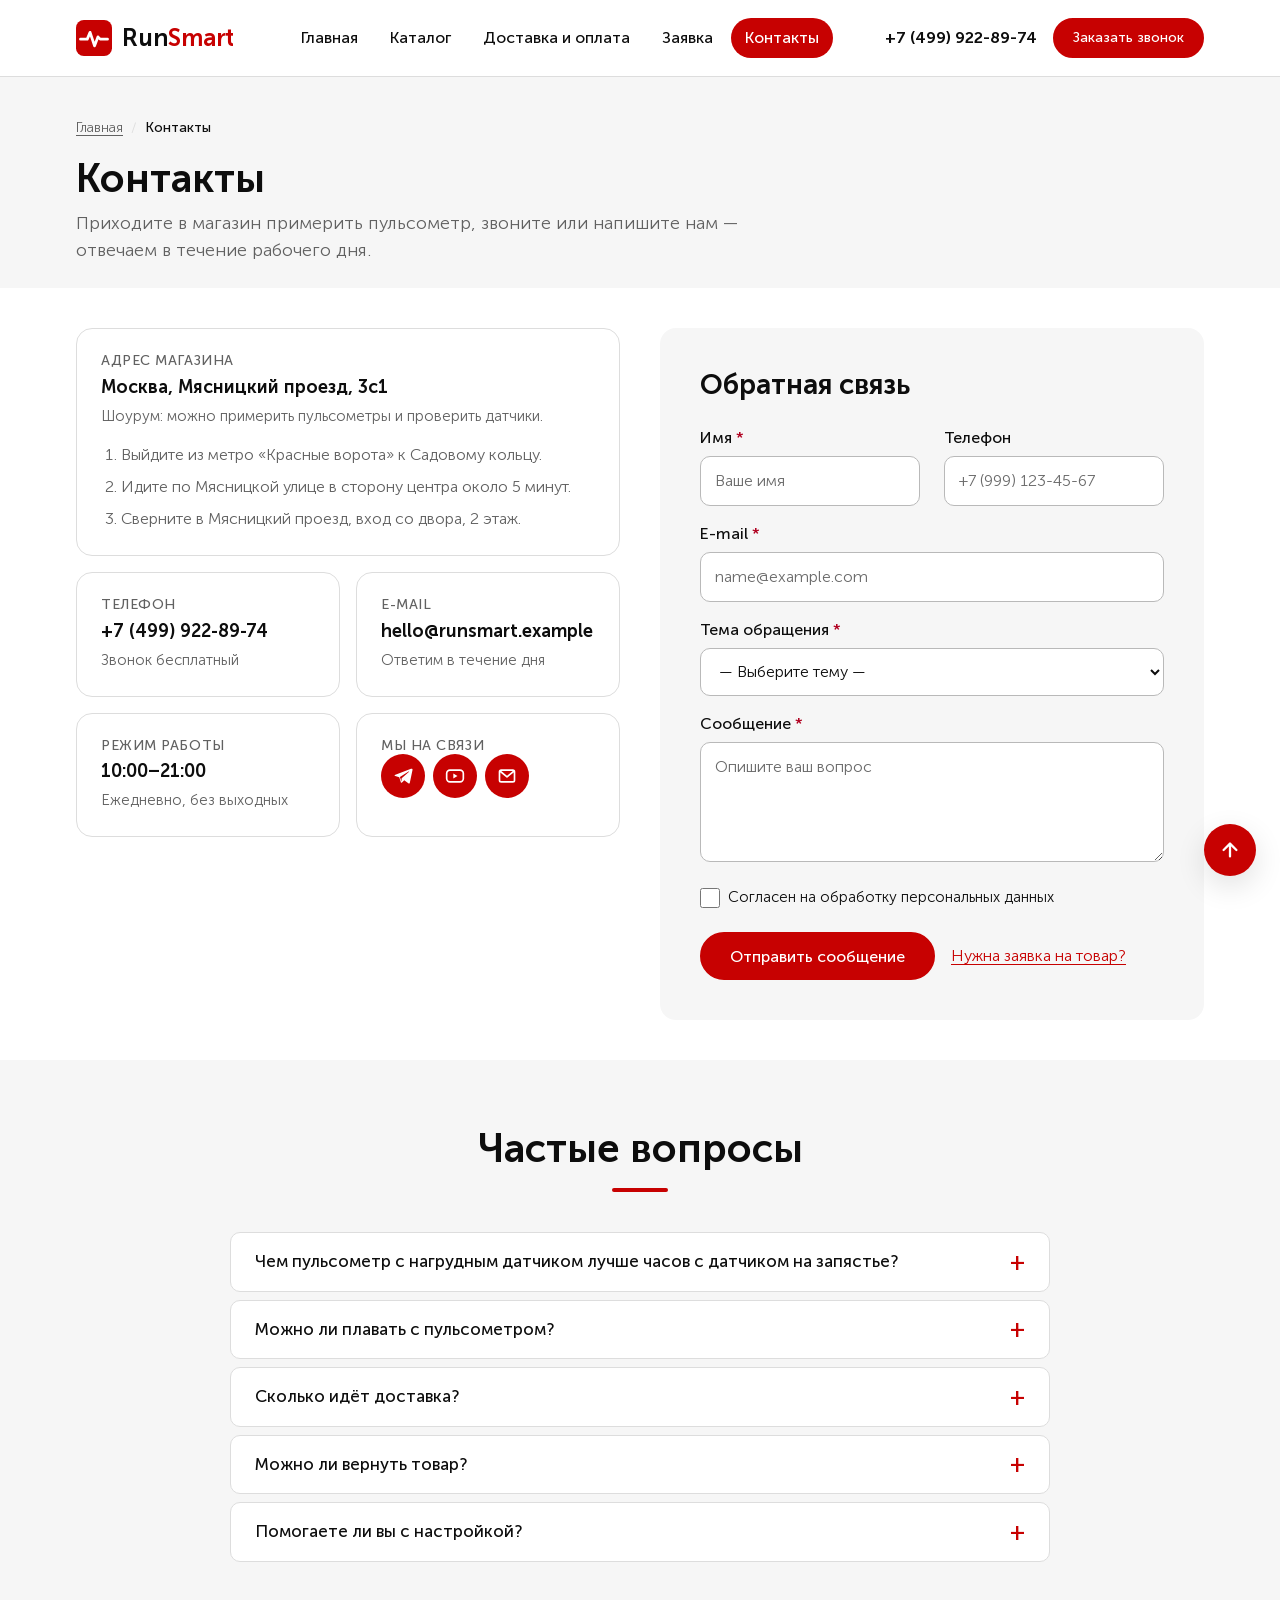
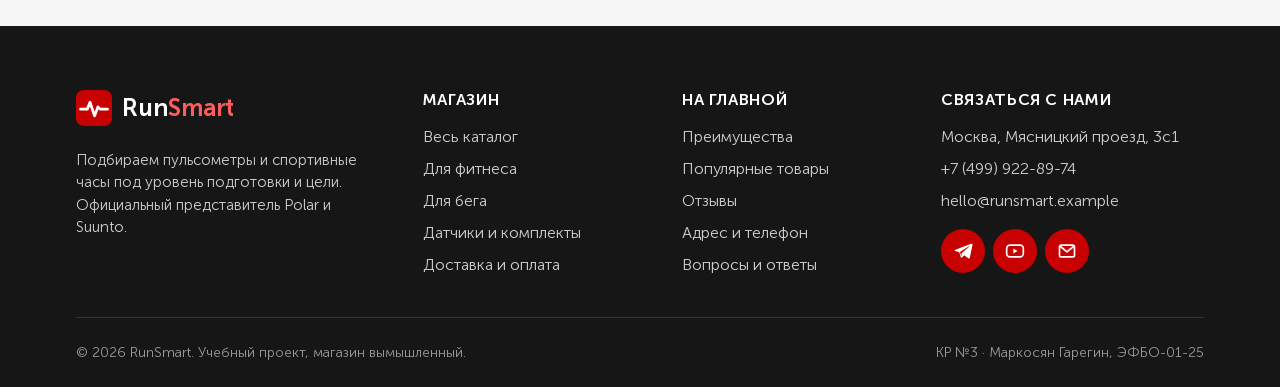
<file: contacts.html>
<!DOCTYPE html>
<html lang="ru">
<head>
  <meta charset="UTF-8">
  <meta name="viewport" content="width=device-width, initial-scale=1.0">
  <title>Контакты магазина RunSmart — адрес, телефон, обратная связь</title>
  <meta name="description" content="Контакты RunSmart: адрес магазина в Москве, телефон, e-mail, режим работы, форма обратной связи и ответы на частые вопросы.">
  <link rel="icon" href="images/favicon.svg" type="image/svg+xml">
  <link rel="stylesheet" href="css/style.css">
  <link rel="stylesheet" href="css/responsive.css">
</head>
<body id="top">
  <a class="skip-link" href="#main">Перейти к содержимому</a>

  <header class="site-header">
    <div class="container site-header__inner">
      <a class="logo site-header__logo" href="index.html">
        <img class="logo__mark" src="images/favicon.svg" alt="" width="36" height="36">
        <span>Run<span class="logo__accent">Smart</span></span>
      </a>

      <nav class="site-nav" aria-label="Основное меню">
        <ul class="site-nav__list">
          <li class="site-nav__item"><a class="site-nav__link" href="index.html">Главная</a></li>
          <li class="site-nav__item"><a class="site-nav__link" href="catalog.html">Каталог</a></li>
          <li class="site-nav__item"><a class="site-nav__link" href="delivery.html">Доставка и оплата</a></li>
          <li class="site-nav__item"><a class="site-nav__link" href="order.html">Заявка</a></li>
          <li class="site-nav__item"><a class="site-nav__link site-nav__link--active" href="contacts.html" aria-current="page">Контакты</a></li>
        </ul>
      </nav>

      <div class="site-header__actions">
        <a class="site-header__phone" href="tel:+74999228974">+7 (499) 922-89-74</a>
        <a class="button button--small" href="#callback-modal">Заказать звонок</a>
      </div>
    </div>
  </header>


  <main id="main">
    <section class="page-heading" aria-labelledby="page-title">
      <div class="container">
      <nav class="breadcrumbs" aria-label="Хлебные крошки">
        <ol class="breadcrumbs__list">
          <li class="breadcrumbs__item"><a class="breadcrumbs__link" href="index.html">Главная</a></li>
          <li class="breadcrumbs__item"><span class="breadcrumbs__current" aria-current="page">Контакты</span></li>
        </ol>
      </nav>
        <h1 class="page-heading__title" id="page-title">Контакты</h1>
        <p class="page-heading__lead">Приходите в магазин примерить пульсометр, звоните или напишите нам — отвечаем в течение рабочего дня.</p>
      </div>
    </section>

    <section class="section section--compact" aria-label="Контактная информация и обратная связь">
      <div class="container contacts">
        <div>
          <div class="contacts__cards">
            <section class="contact-card contact-card--wide" aria-labelledby="c-address">
              <h2 class="contact-card__title" id="c-address">Адрес магазина</h2>
              <address class="contact-card__value">Москва, Мясницкий проезд, 3с1</address>
              <p class="contact-card__text">Шоурум: можно примерить пульсометры и проверить датчики.</p>
              <ol class="contact-card__route">
                <li>Выйдите из метро «Красные ворота» к Садовому кольцу.</li>
                <li>Идите по Мясницкой улице в сторону центра около 5 минут.</li>
                <li>Сверните в Мясницкий проезд, вход со двора, 2 этаж.</li>
              </ol>
            </section>
            <section class="contact-card" aria-labelledby="c-phone">
              <h2 class="contact-card__title" id="c-phone">Телефон</h2>
              <p class="contact-card__value"><a class="contact-card__link" href="tel:+74999228974">+7 (499) 922-89-74</a></p>
              <p class="contact-card__text">Звонок бесплатный</p>
            </section>
            <section class="contact-card" aria-labelledby="c-email">
              <h2 class="contact-card__title" id="c-email">E-mail</h2>
              <p class="contact-card__value"><a class="contact-card__link" href="mailto:hello@runsmart.example">hello@runsmart.example</a></p>
              <p class="contact-card__text">Ответим в течение дня</p>
            </section>
            <section class="contact-card" aria-labelledby="c-hours">
              <h2 class="contact-card__title" id="c-hours">Режим работы</h2>
              <p class="contact-card__value">10:00–21:00</p>
              <p class="contact-card__text">Ежедневно, без выходных</p>
            </section>
            <section class="contact-card" aria-labelledby="c-social">
              <h2 class="contact-card__title" id="c-social">Мы на связи</h2>
              <ul class="socials">
                <li><a class="socials__link" href="https://t.me/" target="_blank" rel="noopener noreferrer" aria-label="Telegram"><img class="socials__icon" src="images/icons/social-telegram.svg" alt="" width="20" height="20"></a></li>
                <li><a class="socials__link" href="https://www.youtube.com/" target="_blank" rel="noopener noreferrer" aria-label="YouTube"><img class="socials__icon" src="images/icons/social-youtube.svg" alt="" width="20" height="20"></a></li>
                <li><a class="socials__link" href="mailto:hello@runsmart.example" aria-label="Написать на почту"><img class="socials__icon" src="images/icons/social-mail.svg" alt="" width="20" height="20"></a></li>
              </ul>
            </section>
          </div>
        </div>

        <section class="contacts__form-box" id="feedback" aria-labelledby="feedback-title">
          <h2 class="contacts__form-title" id="feedback-title">Обратная связь</h2>
          <form class="form" action="thanks.html" method="get">
            <div class="form__grid">
              <div class="form__field">
                <label class="form__label" for="fb-name">Имя <abbr class="form__required" title="обязательное поле">*</abbr></label>
                <input class="form__input" id="fb-name" name="name" type="text" autocomplete="name" minlength="2" required placeholder="Ваше имя">
              </div>
              <div class="form__field">
                <label class="form__label" for="fb-phone">Телефон</label>
                <input class="form__input" id="fb-phone" name="phone" type="tel" autocomplete="tel" pattern="[0-9 +\(\)\-]{10,18}" placeholder="+7 (999) 123-45-67">
              </div>
              <div class="form__field form__field--full">
                <label class="form__label" for="fb-email">E-mail <abbr class="form__required" title="обязательное поле">*</abbr></label>
                <input class="form__input" id="fb-email" name="email" type="email" autocomplete="email" required placeholder="name@example.com" aria-describedby="fb-email-error">
                <p class="form__error" id="fb-email-error">Проверьте адрес: в нём должны быть @ и домен</p>
              </div>
              <div class="form__field form__field--full">
                <label class="form__label" for="fb-topic">Тема обращения <abbr class="form__required" title="обязательное поле">*</abbr></label>
                <select class="form__select" id="fb-topic" name="topic" required>
                  <option value="">— Выберите тему —</option>
                  <option value="question">Вопрос о товаре</option>
                  <option value="order">Статус заявки</option>
                  <option value="warranty">Гарантия и возврат</option>
                  <option value="partnership">Сотрудничество</option>
                  <option value="other">Другое</option>
                </select>
              </div>
              <div class="form__field form__field--full">
                <label class="form__label" for="fb-message">Сообщение <abbr class="form__required" title="обязательное поле">*</abbr></label>
                <textarea class="form__textarea" id="fb-message" name="message" minlength="10" maxlength="1000" required placeholder="Опишите ваш вопрос"></textarea>
              </div>
            </div>
            <label class="form__checkbox-label">
              <input class="form__checkbox" name="agree" type="checkbox" required>
              Согласен на обработку персональных данных
            </label>
            <div class="form__actions">
              <button class="button" type="submit">Отправить сообщение</button>
              <a href="order.html">Нужна заявка на товар?</a>
            </div>
          </form>
        </section>
      </div>
    </section>

    <section class="section section--alt" id="faq" aria-labelledby="faq-title">
      <div class="container">
        <header class="section__header">
          <h2 class="section__title" id="faq-title">Частые вопросы</h2>
        </header>
        <div class="faq">
        <details class="faq__item">
          <summary class="faq__question">Чем пульсометр с нагрудным датчиком лучше часов с датчиком на запястье?</summary>
          <p class="faq__answer">Нагрудный датчик измеряет электрическую активность сердца и точнее реагирует на резкие изменения нагрузки. Оптический датчик на запястье удобнее, но может запаздывать на интервальных тренировках.</p>
        </details>
        <details class="faq__item">
          <summary class="faq__question">Можно ли плавать с пульсометром?</summary>
          <p class="faq__answer">Модели с водозащитой WR30 выдерживают плавание в бассейне. Для записи пульса в воде нужен специальный датчик, например Suunto Dual Comfort Belt.</p>
        </details>
        <details class="faq__item">
          <summary class="faq__question">Сколько идёт доставка?</summary>
          <p class="faq__answer">По Москве — на следующий день, бесплатно. В другие города отправляем СДЭК или Почтой России, обычно 2–7 дней. Подробности — на странице «Доставка и оплата».</p>
        </details>
        <details class="faq__item">
          <summary class="faq__question">Можно ли вернуть товар?</summary>
          <p class="faq__answer">Да, в течение 14 дней, если сохранены упаковка и товарный вид. На все пульсометры действует гарантия производителя 2 года.</p>
        </details>
        <details class="faq__item">
          <summary class="faq__question">Помогаете ли вы с настройкой?</summary>
          <p class="faq__answer">Да. При получении курьер или консультант в магазине поможет ввести параметры и настроить зоны пульса. Можно также записаться на вводную тренировку.</p>
        </details>
      </div>
      </div>
    </section>
  </main>

  <footer class="site-footer">
    <div class="container site-footer__inner">
      <section aria-labelledby="footer-about">
        <h2 class="visually-hidden" id="footer-about">О магазине</h2>
        <a class="logo logo--inverse" href="index.html">
          <img class="logo__mark" src="images/favicon.svg" alt="" width="36" height="36" loading="lazy">
          <span>Run<span class="logo__accent">Smart</span></span>
        </a>
        <p class="site-footer__about">Подбираем пульсометры и спортивные часы под уровень подготовки и цели. Официальный представитель Polar и Suunto.</p>
      </section>

      <nav aria-labelledby="footer-shop">
        <h2 class="site-footer__title" id="footer-shop">Магазин</h2>
        <ul class="site-footer__list">
          <li><a class="site-footer__link" href="catalog.html">Весь каталог</a></li>
          <li><a class="site-footer__link" href="catalog.html#fitness">Для фитнеса</a></li>
          <li><a class="site-footer__link" href="catalog.html#running">Для бега</a></li>
          <li><a class="site-footer__link" href="catalog.html#sensors">Датчики и комплекты</a></li>
          <li><a class="site-footer__link" href="delivery.html">Доставка и оплата</a></li>
        </ul>
      </nav>

      <nav aria-labelledby="footer-home">
        <h2 class="site-footer__title" id="footer-home">На главной</h2>
        <ul class="site-footer__list">
          <li><a class="site-footer__link" href="index.html#advantages">Преимущества</a></li>
          <li><a class="site-footer__link" href="index.html#popular">Популярные товары</a></li>
          <li><a class="site-footer__link" href="index.html#reviews">Отзывы</a></li>
          <li><a class="site-footer__link" href="index.html#contacts">Адрес и телефон</a></li>
          <li><a class="site-footer__link" href="contacts.html#faq">Вопросы и ответы</a></li>
        </ul>
      </nav>

      <section aria-labelledby="footer-contacts">
        <h2 class="site-footer__title" id="footer-contacts">Связаться с нами</h2>
        <address class="site-footer__contacts">
          <span>Москва, Мясницкий проезд, 3с1</span>
          <a class="site-footer__link" href="tel:+74999228974">+7 (499) 922-89-74</a>
          <a class="site-footer__link" href="mailto:hello@runsmart.example">hello@runsmart.example</a>
        </address>
        <ul class="socials">
          <li><a class="socials__link" href="https://t.me/" target="_blank" rel="noopener noreferrer" aria-label="Telegram"><img class="socials__icon" src="images/icons/social-telegram.svg" alt="" width="20" height="20"></a></li>
          <li><a class="socials__link" href="https://www.youtube.com/" target="_blank" rel="noopener noreferrer" aria-label="YouTube"><img class="socials__icon" src="images/icons/social-youtube.svg" alt="" width="20" height="20"></a></li>
          <li><a class="socials__link" href="mailto:hello@runsmart.example" aria-label="Написать на почту"><img class="socials__icon" src="images/icons/social-mail.svg" alt="" width="20" height="20"></a></li>
        </ul>
      </section>
    </div>

    <div class="container">
      <div class="site-footer__bottom">
        <p>© 2026 RunSmart. Учебный проект, магазин вымышленный.</p>
        <p>КР №3 · Маркосян Гарегин, ЭФБО-01-25</p>
      </div>
    </div>
  </footer>

  <a class="page-up" href="#top" aria-label="Наверх страницы">
    <img class="page-up__icon" src="images/icons/arrow-up.svg" alt="" width="22" height="22">
  </a>

  <!-- CSS-модалка: открывается ссылкой на #callback-modal (псевдокласс :target),
       закрывается ссылкой на несуществующий якорь #close — без JavaScript -->
  <div class="modal" id="callback-modal" role="dialog" aria-modal="true" aria-labelledby="callback-title">
    <a class="modal__overlay" href="#close" tabindex="-1" aria-hidden="true"></a>
    <div class="modal__window">
      <a class="modal__close" href="#close" aria-label="Закрыть окно">&times;</a>
      <h2 class="modal__title" id="callback-title">Заказать звонок</h2>
      <p class="modal__text">Оставьте номер — перезвоним в течение 10 минут и поможем подобрать пульсометр.</p>
      <form class="form form--compact" action="thanks.html" method="get">
        <div class="form__grid">
          <div class="form__field">
            <label class="form__label" for="callback-name">Имя <abbr class="form__required" title="обязательное поле">*</abbr></label>
            <input class="form__input" id="callback-name" name="name" type="text" autocomplete="name" minlength="2" required placeholder="Как к вам обращаться">
          </div>
          <div class="form__field">
            <label class="form__label" for="callback-phone">Телефон <abbr class="form__required" title="обязательное поле">*</abbr></label>
            <input class="form__input" id="callback-phone" name="phone" type="tel" autocomplete="tel" pattern="[0-9 +\(\)\-]{10,18}" required placeholder="+7 (999) 123-45-67" aria-describedby="callback-phone-error">
            <p class="form__error" id="callback-phone-error">Введите номер из 10–18 цифр</p>
          </div>
        </div>
        <label class="form__checkbox-label">
          <input class="form__checkbox" name="agree" type="checkbox" required>
          Согласен на обработку персональных данных
        </label>
        <button class="button button--block" type="submit">Жду звонка</button>
      </form>
    </div>
  </div>
</body>
</html>
</file>
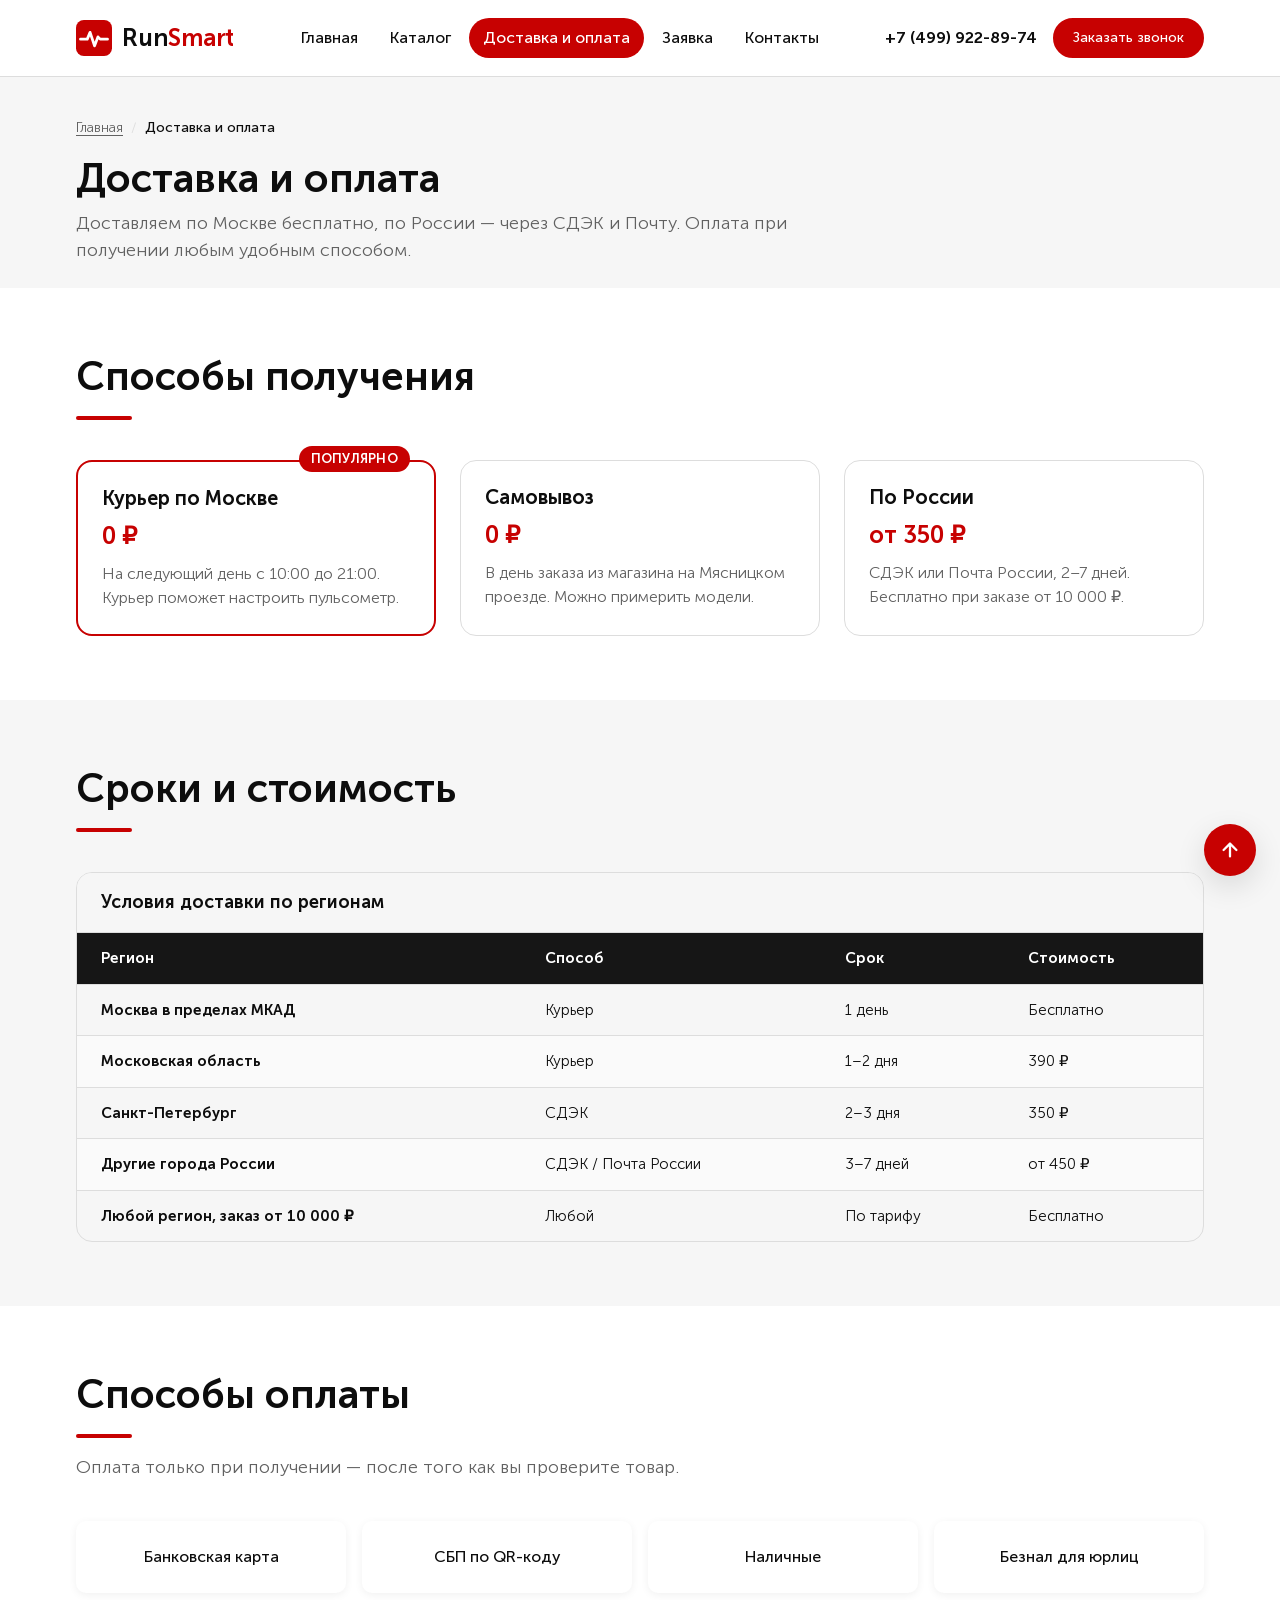
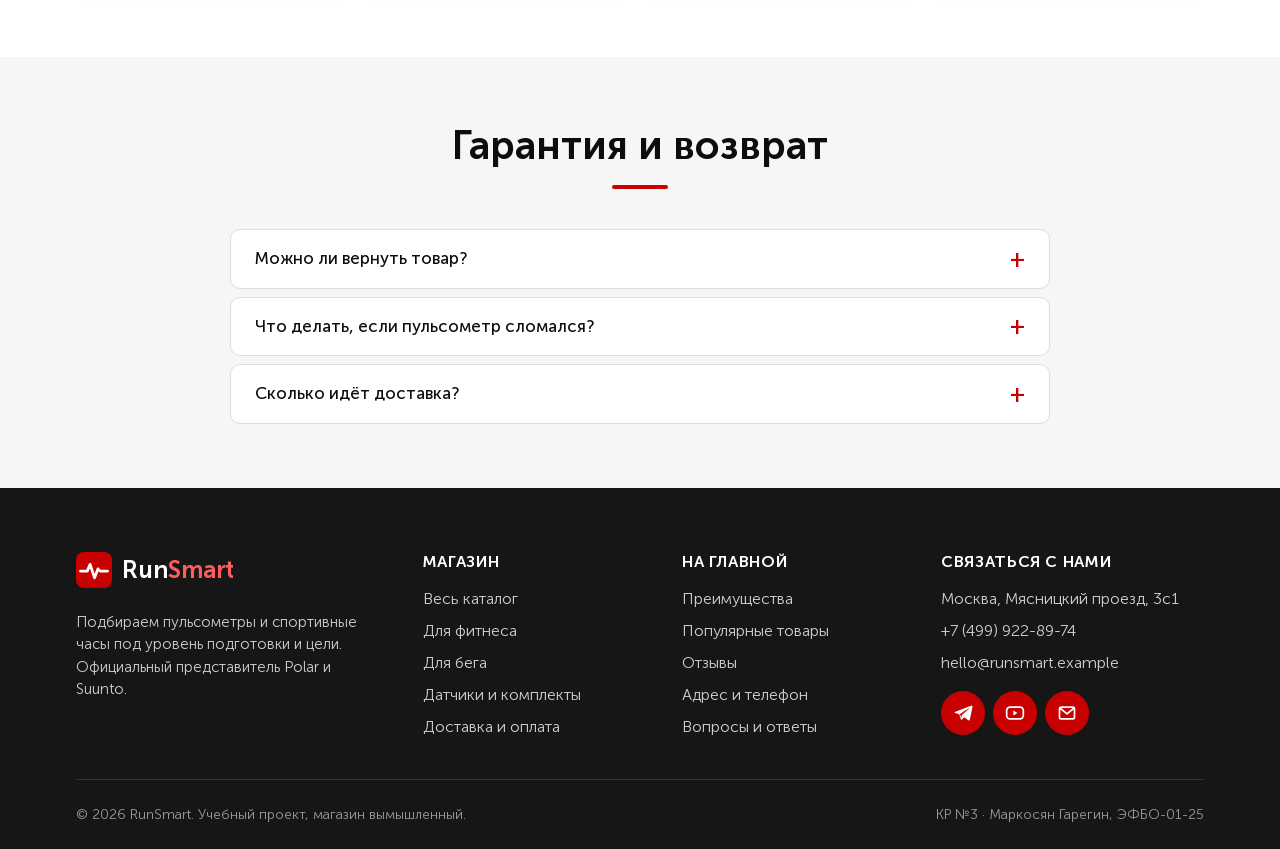
<file: delivery.html>
<!DOCTYPE html>
<html lang="ru">
<head>
  <meta charset="UTF-8">
  <meta name="viewport" content="width=device-width, initial-scale=1.0">
  <title>Доставка и оплата — RunSmart</title>
  <meta name="description" content="Условия доставки RunSmart: бесплатно по Москве, СДЭК и Почта по России, оплата при получении, гарантия 2 года и возврат 14 дней.">
  <link rel="icon" href="images/favicon.svg" type="image/svg+xml">
  <link rel="stylesheet" href="css/style.css">
  <link rel="stylesheet" href="css/responsive.css">
</head>
<body id="top">
  <a class="skip-link" href="#main">Перейти к содержимому</a>

  <header class="site-header">
    <div class="container site-header__inner">
      <a class="logo site-header__logo" href="index.html">
        <img class="logo__mark" src="images/favicon.svg" alt="" width="36" height="36">
        <span>Run<span class="logo__accent">Smart</span></span>
      </a>

      <nav class="site-nav" aria-label="Основное меню">
        <ul class="site-nav__list">
          <li class="site-nav__item"><a class="site-nav__link" href="index.html">Главная</a></li>
          <li class="site-nav__item"><a class="site-nav__link" href="catalog.html">Каталог</a></li>
          <li class="site-nav__item"><a class="site-nav__link site-nav__link--active" href="delivery.html" aria-current="page">Доставка и оплата</a></li>
          <li class="site-nav__item"><a class="site-nav__link" href="order.html">Заявка</a></li>
          <li class="site-nav__item"><a class="site-nav__link" href="contacts.html">Контакты</a></li>
        </ul>
      </nav>

      <div class="site-header__actions">
        <a class="site-header__phone" href="tel:+74999228974">+7 (499) 922-89-74</a>
        <a class="button button--small" href="#callback-modal">Заказать звонок</a>
      </div>
    </div>
  </header>


  <main id="main">
    <section class="page-heading" aria-labelledby="page-title">
      <div class="container">
      <nav class="breadcrumbs" aria-label="Хлебные крошки">
        <ol class="breadcrumbs__list">
          <li class="breadcrumbs__item"><a class="breadcrumbs__link" href="index.html">Главная</a></li>
          <li class="breadcrumbs__item"><span class="breadcrumbs__current" aria-current="page">Доставка и оплата</span></li>
        </ol>
      </nav>
        <h1 class="page-heading__title" id="page-title">Доставка и оплата</h1>
        <p class="page-heading__lead">Доставляем по Москве бесплатно, по России — через СДЭК и Почту. Оплата при получении любым удобным способом.</p>
      </div>
    </section>

    <section class="section" aria-labelledby="delivery-title">
      <div class="container">
        <header class="section__header section__header--left">
          <h2 class="section__title" id="delivery-title">Способы получения</h2>
        </header>
        <ul class="delivery-options">
          <li class="delivery-option delivery-option--accent">
            <span class="badge badge--sale delivery-option__badge">Популярно</span>
            <h3 class="delivery-option__title">Курьер по Москве</h3>
            <p class="delivery-option__price">0&nbsp;₽</p>
            <p class="delivery-option__text">На следующий день с 10:00 до 21:00. Курьер поможет настроить пульсометр.</p>
          </li>
          <li class="delivery-option">
            <h3 class="delivery-option__title">Самовывоз</h3>
            <p class="delivery-option__price">0&nbsp;₽</p>
            <p class="delivery-option__text">В день заказа из магазина на Мясницком проезде. Можно примерить модели.</p>
          </li>
          <li class="delivery-option">
            <h3 class="delivery-option__title">По России</h3>
            <p class="delivery-option__price">от 350&nbsp;₽</p>
            <p class="delivery-option__text">СДЭК или Почта России, 2–7 дней. Бесплатно при заказе от 10&nbsp;000&nbsp;₽.</p>
          </li>
        </ul>
      </div>
    </section>

    <section class="section section--alt" aria-labelledby="terms-title">
      <div class="container">
        <header class="section__header section__header--left">
          <h2 class="section__title" id="terms-title">Сроки и стоимость</h2>
        </header>
        <div class="table-wrapper">
          <table class="data-table data-table--wide">
            <caption class="data-table__caption">Условия доставки по регионам</caption>
            <thead class="data-table__head">
              <tr class="data-table__row">
                <th class="data-table__cell" scope="col">Регион</th>
                <th class="data-table__cell" scope="col">Способ</th>
                <th class="data-table__cell" scope="col">Срок</th>
                <th class="data-table__cell" scope="col">Стоимость</th>
              </tr>
            </thead>
            <tbody class="data-table__body">
              <tr class="data-table__row"><th class="data-table__cell" scope="row">Москва в пределах МКАД</th><td class="data-table__cell">Курьер</td><td class="data-table__cell">1 день</td><td class="data-table__cell">Бесплатно</td></tr>
              <tr class="data-table__row"><th class="data-table__cell" scope="row">Московская область</th><td class="data-table__cell">Курьер</td><td class="data-table__cell">1–2 дня</td><td class="data-table__cell">390&nbsp;₽</td></tr>
              <tr class="data-table__row"><th class="data-table__cell" scope="row">Санкт-Петербург</th><td class="data-table__cell">СДЭК</td><td class="data-table__cell">2–3 дня</td><td class="data-table__cell">350&nbsp;₽</td></tr>
              <tr class="data-table__row"><th class="data-table__cell" scope="row">Другие города России</th><td class="data-table__cell">СДЭК / Почта России</td><td class="data-table__cell">3–7 дней</td><td class="data-table__cell">от 450&nbsp;₽</td></tr>
              <tr class="data-table__row"><th class="data-table__cell" scope="row">Любой регион, заказ от 10&nbsp;000&nbsp;₽</th><td class="data-table__cell">Любой</td><td class="data-table__cell">По тарифу</td><td class="data-table__cell">Бесплатно</td></tr>
            </tbody>
          </table>
        </div>
      </div>
    </section>

    <section class="section" aria-labelledby="payment-title">
      <div class="container">
        <header class="section__header section__header--left">
          <h2 class="section__title" id="payment-title">Способы оплаты</h2>
          <p class="section__lead">Оплата только при получении — после того как вы проверите товар.</p>
        </header>
        <ul class="payment-list">
          <li class="payment-list__item">Банковская карта</li>
          <li class="payment-list__item">СБП по QR-коду</li>
          <li class="payment-list__item">Наличные</li>
          <li class="payment-list__item">Безнал для юрлиц</li>
        </ul>
      </div>
    </section>

    <section class="section section--alt" aria-labelledby="return-title">
      <div class="container">
        <header class="section__header">
          <h2 class="section__title" id="return-title">Гарантия и возврат</h2>
        </header>
        <div class="faq">
        <details class="faq__item">
          <summary class="faq__question">Можно ли вернуть товар?</summary>
          <p class="faq__answer">Да, в течение 14 дней, если сохранены упаковка и товарный вид. На все пульсометры действует гарантия производителя 2 года.</p>
        </details>
        <details class="faq__item">
          <summary class="faq__question">Что делать, если пульсометр сломался?</summary>
          <p class="faq__answer">Позвоните нам или напишите на почту. Мы примем устройство в магазине или отправим курьера и передадим его в сервисный центр производителя.</p>
        </details>
        <details class="faq__item">
          <summary class="faq__question">Сколько идёт доставка?</summary>
          <p class="faq__answer">По Москве — на следующий день, бесплатно. В другие города отправляем СДЭК или Почтой России, обычно 2–7 дней. Подробности — на странице «Доставка и оплата».</p>
        </details>
      </div>
      </div>
    </section>
  </main>

  <footer class="site-footer">
    <div class="container site-footer__inner">
      <section aria-labelledby="footer-about">
        <h2 class="visually-hidden" id="footer-about">О магазине</h2>
        <a class="logo logo--inverse" href="index.html">
          <img class="logo__mark" src="images/favicon.svg" alt="" width="36" height="36" loading="lazy">
          <span>Run<span class="logo__accent">Smart</span></span>
        </a>
        <p class="site-footer__about">Подбираем пульсометры и спортивные часы под уровень подготовки и цели. Официальный представитель Polar и Suunto.</p>
      </section>

      <nav aria-labelledby="footer-shop">
        <h2 class="site-footer__title" id="footer-shop">Магазин</h2>
        <ul class="site-footer__list">
          <li><a class="site-footer__link" href="catalog.html">Весь каталог</a></li>
          <li><a class="site-footer__link" href="catalog.html#fitness">Для фитнеса</a></li>
          <li><a class="site-footer__link" href="catalog.html#running">Для бега</a></li>
          <li><a class="site-footer__link" href="catalog.html#sensors">Датчики и комплекты</a></li>
          <li><a class="site-footer__link" href="delivery.html">Доставка и оплата</a></li>
        </ul>
      </nav>

      <nav aria-labelledby="footer-home">
        <h2 class="site-footer__title" id="footer-home">На главной</h2>
        <ul class="site-footer__list">
          <li><a class="site-footer__link" href="index.html#advantages">Преимущества</a></li>
          <li><a class="site-footer__link" href="index.html#popular">Популярные товары</a></li>
          <li><a class="site-footer__link" href="index.html#reviews">Отзывы</a></li>
          <li><a class="site-footer__link" href="index.html#contacts">Адрес и телефон</a></li>
          <li><a class="site-footer__link" href="contacts.html#faq">Вопросы и ответы</a></li>
        </ul>
      </nav>

      <section aria-labelledby="footer-contacts">
        <h2 class="site-footer__title" id="footer-contacts">Связаться с нами</h2>
        <address class="site-footer__contacts">
          <span>Москва, Мясницкий проезд, 3с1</span>
          <a class="site-footer__link" href="tel:+74999228974">+7 (499) 922-89-74</a>
          <a class="site-footer__link" href="mailto:hello@runsmart.example">hello@runsmart.example</a>
        </address>
        <ul class="socials">
          <li><a class="socials__link" href="https://t.me/" target="_blank" rel="noopener noreferrer" aria-label="Telegram"><img class="socials__icon" src="images/icons/social-telegram.svg" alt="" width="20" height="20"></a></li>
          <li><a class="socials__link" href="https://www.youtube.com/" target="_blank" rel="noopener noreferrer" aria-label="YouTube"><img class="socials__icon" src="images/icons/social-youtube.svg" alt="" width="20" height="20"></a></li>
          <li><a class="socials__link" href="mailto:hello@runsmart.example" aria-label="Написать на почту"><img class="socials__icon" src="images/icons/social-mail.svg" alt="" width="20" height="20"></a></li>
        </ul>
      </section>
    </div>

    <div class="container">
      <div class="site-footer__bottom">
        <p>© 2026 RunSmart. Учебный проект, магазин вымышленный.</p>
        <p>КР №3 · Маркосян Гарегин, ЭФБО-01-25</p>
      </div>
    </div>
  </footer>

  <a class="page-up" href="#top" aria-label="Наверх страницы">
    <img class="page-up__icon" src="images/icons/arrow-up.svg" alt="" width="22" height="22">
  </a>

  <!-- CSS-модалка: открывается ссылкой на #callback-modal (псевдокласс :target),
       закрывается ссылкой на несуществующий якорь #close — без JavaScript -->
  <div class="modal" id="callback-modal" role="dialog" aria-modal="true" aria-labelledby="callback-title">
    <a class="modal__overlay" href="#close" tabindex="-1" aria-hidden="true"></a>
    <div class="modal__window">
      <a class="modal__close" href="#close" aria-label="Закрыть окно">&times;</a>
      <h2 class="modal__title" id="callback-title">Заказать звонок</h2>
      <p class="modal__text">Оставьте номер — перезвоним в течение 10 минут и поможем подобрать пульсометр.</p>
      <form class="form form--compact" action="thanks.html" method="get">
        <div class="form__grid">
          <div class="form__field">
            <label class="form__label" for="callback-name">Имя <abbr class="form__required" title="обязательное поле">*</abbr></label>
            <input class="form__input" id="callback-name" name="name" type="text" autocomplete="name" minlength="2" required placeholder="Как к вам обращаться">
          </div>
          <div class="form__field">
            <label class="form__label" for="callback-phone">Телефон <abbr class="form__required" title="обязательное поле">*</abbr></label>
            <input class="form__input" id="callback-phone" name="phone" type="tel" autocomplete="tel" pattern="[0-9 +\(\)\-]{10,18}" required placeholder="+7 (999) 123-45-67" aria-describedby="callback-phone-error">
            <p class="form__error" id="callback-phone-error">Введите номер из 10–18 цифр</p>
          </div>
        </div>
        <label class="form__checkbox-label">
          <input class="form__checkbox" name="agree" type="checkbox" required>
          Согласен на обработку персональных данных
        </label>
        <button class="button button--block" type="submit">Жду звонка</button>
      </form>
    </div>
  </div>
</body>
</html>
</file>
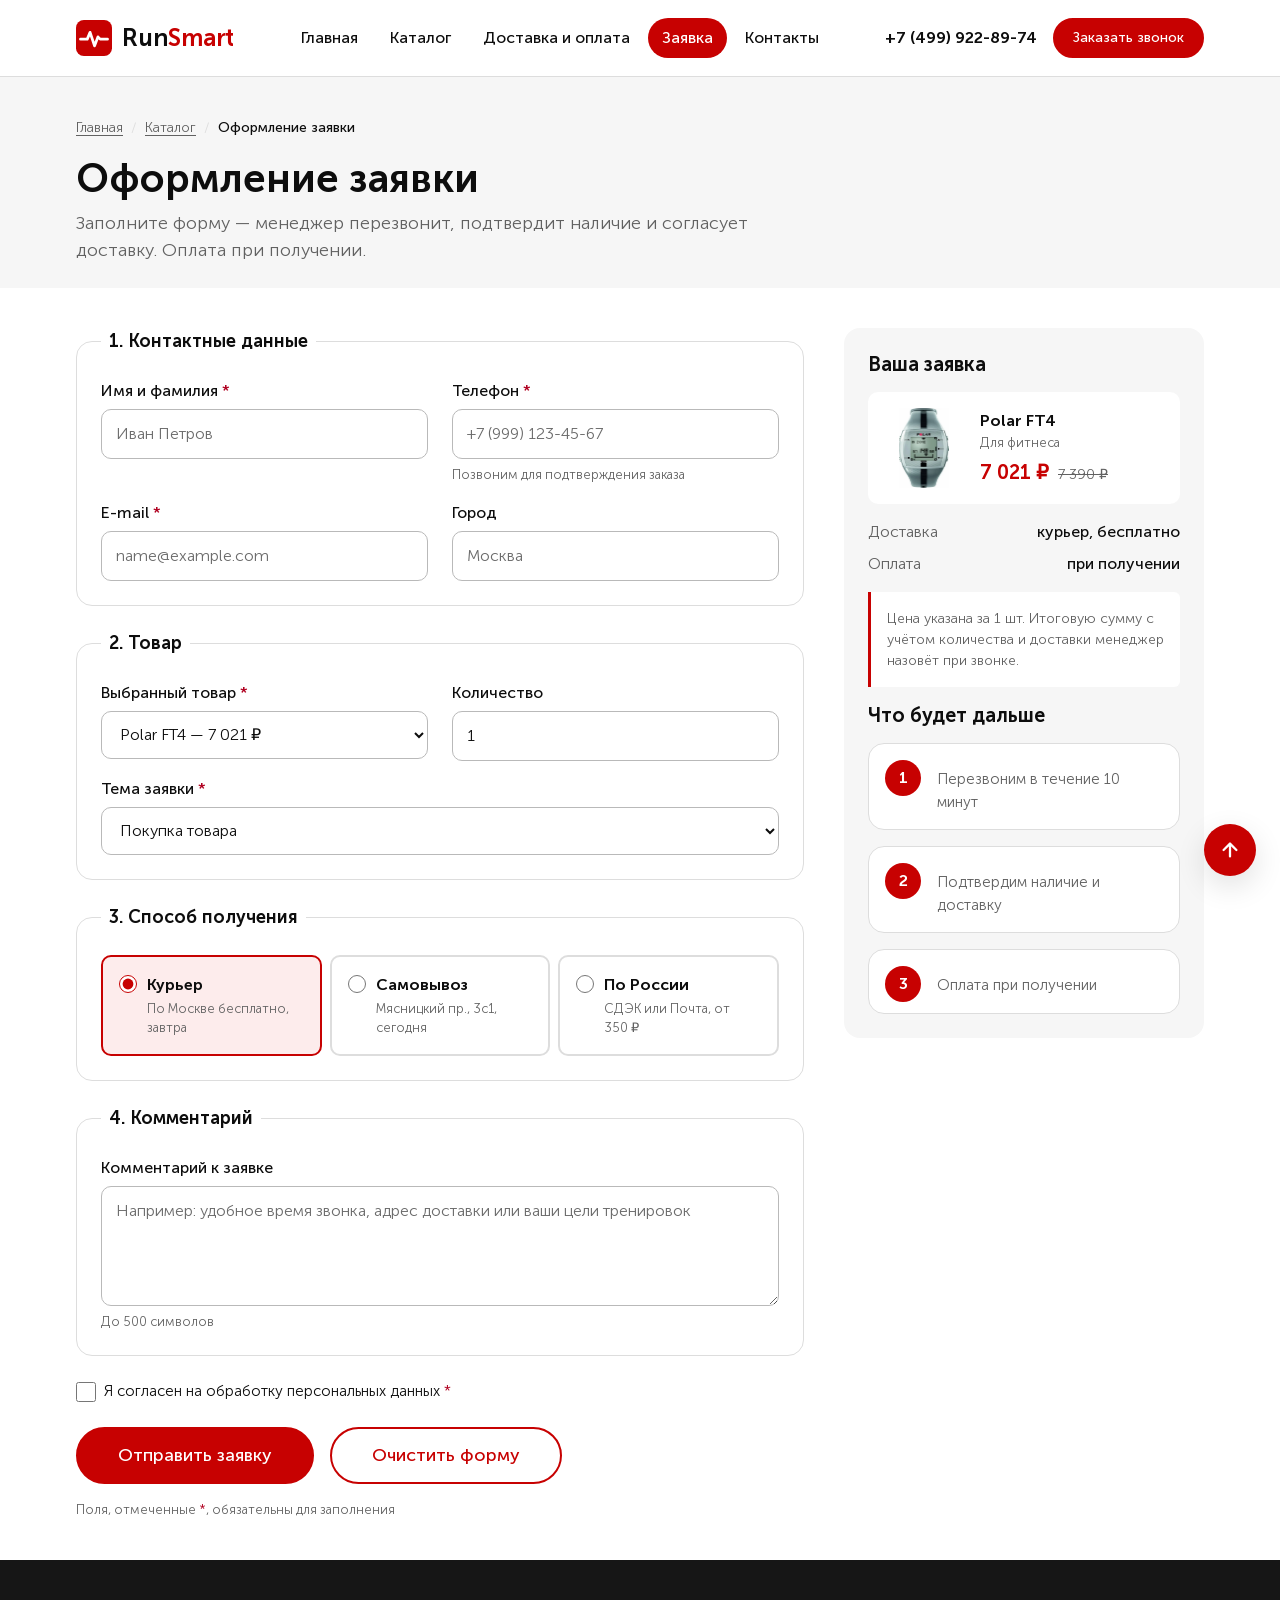
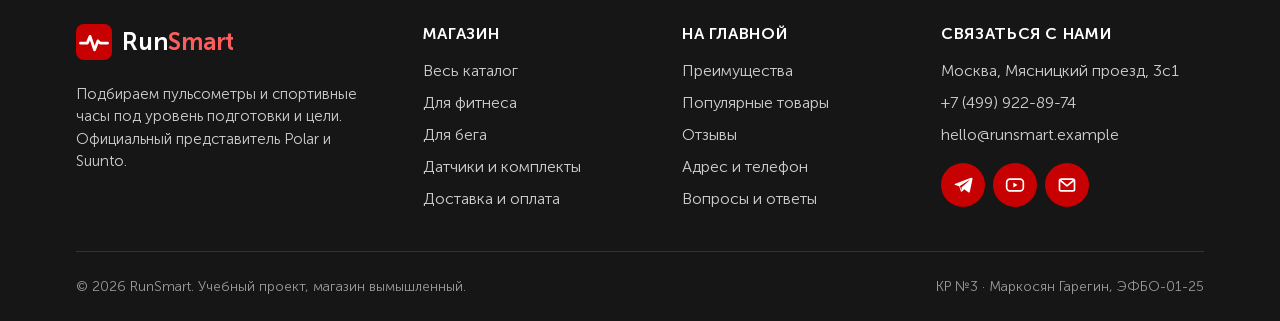
<file: order.html>
<!DOCTYPE html>
<html lang="ru">
<head>
  <meta charset="UTF-8">
  <meta name="viewport" content="width=device-width, initial-scale=1.0">
  <title>Оформление заявки — RunSmart</title>
  <meta name="description" content="Оформите заявку на пульсометр RunSmart: выберите модель и способ получения, менеджер перезвонит в течение 10 минут.">
  <link rel="icon" href="images/favicon.svg" type="image/svg+xml">
  <link rel="stylesheet" href="css/style.css">
  <link rel="stylesheet" href="css/responsive.css">
</head>
<body id="top">
  <a class="skip-link" href="#main">Перейти к содержимому</a>

  <header class="site-header">
    <div class="container site-header__inner">
      <a class="logo site-header__logo" href="index.html">
        <img class="logo__mark" src="images/favicon.svg" alt="" width="36" height="36">
        <span>Run<span class="logo__accent">Smart</span></span>
      </a>

      <nav class="site-nav" aria-label="Основное меню">
        <ul class="site-nav__list">
          <li class="site-nav__item"><a class="site-nav__link" href="index.html">Главная</a></li>
          <li class="site-nav__item"><a class="site-nav__link" href="catalog.html">Каталог</a></li>
          <li class="site-nav__item"><a class="site-nav__link" href="delivery.html">Доставка и оплата</a></li>
          <li class="site-nav__item"><a class="site-nav__link site-nav__link--active" href="order.html" aria-current="page">Заявка</a></li>
          <li class="site-nav__item"><a class="site-nav__link" href="contacts.html">Контакты</a></li>
        </ul>
      </nav>

      <div class="site-header__actions">
        <a class="site-header__phone" href="tel:+74999228974">+7 (499) 922-89-74</a>
        <a class="button button--small" href="#callback-modal">Заказать звонок</a>
      </div>
    </div>
  </header>


  <main id="main">
    <section class="page-heading" aria-labelledby="page-title">
      <div class="container">
      <nav class="breadcrumbs" aria-label="Хлебные крошки">
        <ol class="breadcrumbs__list">
          <li class="breadcrumbs__item"><a class="breadcrumbs__link" href="index.html">Главная</a></li>
          <li class="breadcrumbs__item"><a class="breadcrumbs__link" href="catalog.html">Каталог</a></li>
          <li class="breadcrumbs__item"><span class="breadcrumbs__current" aria-current="page">Оформление заявки</span></li>
        </ol>
      </nav>
        <h1 class="page-heading__title" id="page-title">Оформление заявки</h1>
        <p class="page-heading__lead">Заполните форму — менеджер перезвонит, подтвердит наличие и согласует доставку. Оплата при получении.</p>
      </div>
    </section>

    <section class="section section--compact" aria-label="Форма заявки">
      <div class="container order-layout">
        <form class="form" action="thanks.html" method="get">
          <fieldset class="form__fieldset">
            <legend class="form__legend">1. Контактные данные</legend>
            <div class="form__grid">
              <div class="form__field">
                <label class="form__label" for="order-name">Имя и фамилия <abbr class="form__required" title="обязательное поле">*</abbr></label>
                <input class="form__input" id="order-name" name="name" type="text" autocomplete="name" minlength="2" required placeholder="Иван Петров" aria-describedby="order-name-error">
                <p class="form__error" id="order-name-error">Укажите имя — минимум 2 буквы</p>
              </div>
              <div class="form__field">
                <label class="form__label" for="order-phone">Телефон <abbr class="form__required" title="обязательное поле">*</abbr></label>
                <input class="form__input" id="order-phone" name="phone" type="tel" autocomplete="tel" pattern="[0-9 +\(\)\-]{10,18}" required placeholder="+7 (999) 123-45-67" aria-describedby="order-phone-hint order-phone-error">
                <p class="form__hint" id="order-phone-hint">Позвоним для подтверждения заказа</p>
                <p class="form__error" id="order-phone-error">Введите номер: цифры, пробелы, скобки, + и -</p>
              </div>
              <div class="form__field">
                <label class="form__label" for="order-email">E-mail <abbr class="form__required" title="обязательное поле">*</abbr></label>
                <input class="form__input" id="order-email" name="email" type="email" autocomplete="email" required placeholder="name@example.com" aria-describedby="order-email-error">
                <p class="form__error" id="order-email-error">Проверьте адрес: в нём должны быть @ и домен</p>
              </div>
              <div class="form__field">
                <label class="form__label" for="order-city">Город</label>
                <input class="form__input" id="order-city" name="city" type="text" autocomplete="address-level2" placeholder="Москва">
              </div>
            </div>
          </fieldset>

          <fieldset class="form__fieldset">
            <legend class="form__legend">2. Товар</legend>
            <div class="form__grid">
              <div class="form__field">
                <label class="form__label" for="order-product">Выбранный товар <abbr class="form__required" title="обязательное поле">*</abbr></label>
                <select class="form__select" id="order-product" name="product" required>
                  <option value="ft4" selected>Polar FT4 — 7&nbsp;021&nbsp;₽</option>
                  <option value="ft1">Polar FT1 — 4&nbsp;500&nbsp;₽</option>
                  <option value="m2">Suunto M2 — 6&nbsp;641&nbsp;₽</option>
                  <option value="m400">Polar M400 — 14&nbsp;990&nbsp;₽</option>
                  <option value="rc3" disabled>Polar RC3 GPS — 12&nbsp;490&nbsp;₽ (нет в наличии)</option>
                  <option value="m600">Polar M600 — 24&nbsp;990&nbsp;₽</option>
                  <option value="belt">Suunto Dual Comfort Belt — 5&nbsp;990&nbsp;₽</option>
                  <option value="ft1kit">Комплект Polar FT1 — 5&nbsp;290&nbsp;₽</option>
                </select>
              </div>
              <div class="form__field">
                <label class="form__label" for="order-quantity">Количество</label>
                <input class="form__input" id="order-quantity" name="quantity" type="number" min="1" max="10" value="1">
              </div>
              <div class="form__field form__field--full">
                <label class="form__label" for="order-topic">Тема заявки <abbr class="form__required" title="обязательное поле">*</abbr></label>
                <select class="form__select" id="order-topic" name="topic" required>
                  <option value="">— Выберите тему —</option>
                  <option value="buy" selected>Покупка товара</option>
                  <option value="consult">Консультация по подбору</option>
                  <option value="gift">Покупка в подарок</option>
                  <option value="corporate">Заказ для команды или клуба</option>
                </select>
              </div>
            </div>
          </fieldset>

          <fieldset class="form__fieldset">
            <legend class="form__legend">3. Способ получения</legend>
            <div class="form__choices">
              <label class="form__choice">
                <input class="form__radio" type="radio" name="delivery" value="courier" checked required>
                <span class="form__choice-title">Курьер</span>
                <span class="form__choice-text">По Москве бесплатно, завтра</span>
              </label>
              <label class="form__choice">
                <input class="form__radio" type="radio" name="delivery" value="pickup">
                <span class="form__choice-title">Самовывоз</span>
                <span class="form__choice-text">Мясницкий пр., 3с1, сегодня</span>
              </label>
              <label class="form__choice">
                <input class="form__radio" type="radio" name="delivery" value="post">
                <span class="form__choice-title">По России</span>
                <span class="form__choice-text">СДЭК или Почта, от 350&nbsp;₽</span>
              </label>
            </div>
          </fieldset>

          <fieldset class="form__fieldset">
            <legend class="form__legend">4. Комментарий</legend>
            <div class="form__field">
              <label class="form__label" for="order-comment">Комментарий к заявке</label>
              <textarea class="form__textarea" id="order-comment" name="comment" maxlength="500" placeholder="Например: удобное время звонка, адрес доставки или ваши цели тренировок" aria-describedby="order-comment-hint"></textarea>
              <p class="form__hint" id="order-comment-hint">До 500 символов</p>
            </div>
          </fieldset>

          <label class="form__checkbox-label">
            <input class="form__checkbox" name="agree" type="checkbox" required>
            <span>Я согласен на обработку персональных данных <abbr class="form__required" title="обязательное поле">*</abbr></span>
          </label>

          <div class="form__actions">
            <button class="button button--large" type="submit">Отправить заявку</button>
            <button class="button button--outline button--large" type="reset">Очистить форму</button>
            <p class="form__note">Поля, отмеченные <abbr class="form__required" title="обязательное поле">*</abbr>, обязательны для заполнения</p>
          </div>
        </form>

        <aside class="order-summary" aria-labelledby="summary-title">
          <h2 class="order-summary__title" id="summary-title">Ваша заявка</h2>
          <div class="order-summary__product" data-product="ft4">
            <img class="order-summary__image" src="images/products/polar-ft4.webp" alt="" width="403" height="640" loading="lazy">
            <div>
              <p class="order-summary__name">Polar FT4</p>
              <p class="order-summary__category">Для фитнеса</p>
              <p class="order-summary__price">7&nbsp;021&nbsp;₽ <s class="order-summary__price-old"><span class="visually-hidden">Старая цена: </span>7&nbsp;390&nbsp;₽</s></p>
            </div>
          </div>
          <div class="order-summary__product" data-product="ft1">
            <img class="order-summary__image" src="images/products/polar-ft1.webp" alt="" width="371" height="640" loading="lazy">
            <div>
              <p class="order-summary__name">Polar FT1</p>
              <p class="order-summary__category">Для фитнеса</p>
              <p class="order-summary__price">4&nbsp;500&nbsp;₽ <s class="order-summary__price-old"><span class="visually-hidden">Старая цена: </span>4&nbsp;750&nbsp;₽</s></p>
            </div>
          </div>
          <div class="order-summary__product" data-product="m2">
            <img class="order-summary__image" src="images/products/suunto-m2.webp" alt="" width="480" height="640" loading="lazy">
            <div>
              <p class="order-summary__name">Suunto M2</p>
              <p class="order-summary__category">Для фитнеса</p>
              <p class="order-summary__price">6&nbsp;641&nbsp;₽ <s class="order-summary__price-old"><span class="visually-hidden">Старая цена: </span>6&nbsp;990&nbsp;₽</s></p>
            </div>
          </div>
          <div class="order-summary__product" data-product="m400">
            <img class="order-summary__image" src="images/products/polar-m400.webp" alt="" width="640" height="495" loading="lazy">
            <div>
              <p class="order-summary__name">Polar M400</p>
              <p class="order-summary__category">Для бега</p>
              <p class="order-summary__price">14&nbsp;990&nbsp;₽</p>
            </div>
          </div>
          <div class="order-summary__product" data-product="m600">
            <img class="order-summary__image" src="images/products/polar-m600.webp" alt="" width="640" height="360" loading="lazy">
            <div>
              <p class="order-summary__name">Polar M600</p>
              <p class="order-summary__category">Для бега</p>
              <p class="order-summary__price">24&nbsp;990&nbsp;₽</p>
            </div>
          </div>
          <div class="order-summary__product" data-product="belt">
            <img class="order-summary__image" src="images/products/suunto-dual-belt.webp" alt="" width="525" height="296" loading="lazy">
            <div>
              <p class="order-summary__name">Suunto Dual Comfort Belt</p>
              <p class="order-summary__category">Датчики и комплекты</p>
              <p class="order-summary__price">5&nbsp;990&nbsp;₽</p>
            </div>
          </div>
          <div class="order-summary__product" data-product="ft1kit">
            <img class="order-summary__image" src="images/products/polar-ft1-kit.webp" alt="" width="522" height="420" loading="lazy">
            <div>
              <p class="order-summary__name">Комплект Polar FT1</p>
              <p class="order-summary__category">Датчики и комплекты</p>
              <p class="order-summary__price">5&nbsp;290&nbsp;₽</p>
            </div>
          </div>
          <dl class="order-summary__list">
            <div class="order-summary__row">
              <dt class="order-summary__term">Доставка</dt>
              <dd class="order-summary__value">
                <span class="order-summary__delivery" data-delivery="courier">курьер, бесплатно</span>
                <span class="order-summary__delivery" data-delivery="pickup">самовывоз, 0&nbsp;₽</span>
                <span class="order-summary__delivery" data-delivery="post">СДЭК / Почта, от 350&nbsp;₽</span>
              </dd>
            </div>
            <div class="order-summary__row"><dt class="order-summary__term">Оплата</dt><dd class="order-summary__value">при получении</dd></div>
          </dl>
          <p class="order-summary__note">Цена указана за 1&nbsp;шт. Итоговую сумму с учётом количества и доставки менеджер назовёт при звонке.</p>
          <h3 class="order-summary__title">Что будет дальше</h3>
          <ol class="steps steps--vertical">
            <li class="steps__item"><p class="steps__text">Перезвоним в течение 10 минут</p></li>
            <li class="steps__item"><p class="steps__text">Подтвердим наличие и доставку</p></li>
            <li class="steps__item"><p class="steps__text">Оплата при получении</p></li>
          </ol>
        </aside>
      </div>
    </section>
  </main>

  <footer class="site-footer">
    <div class="container site-footer__inner">
      <section aria-labelledby="footer-about">
        <h2 class="visually-hidden" id="footer-about">О магазине</h2>
        <a class="logo logo--inverse" href="index.html">
          <img class="logo__mark" src="images/favicon.svg" alt="" width="36" height="36" loading="lazy">
          <span>Run<span class="logo__accent">Smart</span></span>
        </a>
        <p class="site-footer__about">Подбираем пульсометры и спортивные часы под уровень подготовки и цели. Официальный представитель Polar и Suunto.</p>
      </section>

      <nav aria-labelledby="footer-shop">
        <h2 class="site-footer__title" id="footer-shop">Магазин</h2>
        <ul class="site-footer__list">
          <li><a class="site-footer__link" href="catalog.html">Весь каталог</a></li>
          <li><a class="site-footer__link" href="catalog.html#fitness">Для фитнеса</a></li>
          <li><a class="site-footer__link" href="catalog.html#running">Для бега</a></li>
          <li><a class="site-footer__link" href="catalog.html#sensors">Датчики и комплекты</a></li>
          <li><a class="site-footer__link" href="delivery.html">Доставка и оплата</a></li>
        </ul>
      </nav>

      <nav aria-labelledby="footer-home">
        <h2 class="site-footer__title" id="footer-home">На главной</h2>
        <ul class="site-footer__list">
          <li><a class="site-footer__link" href="index.html#advantages">Преимущества</a></li>
          <li><a class="site-footer__link" href="index.html#popular">Популярные товары</a></li>
          <li><a class="site-footer__link" href="index.html#reviews">Отзывы</a></li>
          <li><a class="site-footer__link" href="index.html#contacts">Адрес и телефон</a></li>
          <li><a class="site-footer__link" href="contacts.html#faq">Вопросы и ответы</a></li>
        </ul>
      </nav>

      <section aria-labelledby="footer-contacts">
        <h2 class="site-footer__title" id="footer-contacts">Связаться с нами</h2>
        <address class="site-footer__contacts">
          <span>Москва, Мясницкий проезд, 3с1</span>
          <a class="site-footer__link" href="tel:+74999228974">+7 (499) 922-89-74</a>
          <a class="site-footer__link" href="mailto:hello@runsmart.example">hello@runsmart.example</a>
        </address>
        <ul class="socials">
          <li><a class="socials__link" href="https://t.me/" target="_blank" rel="noopener noreferrer" aria-label="Telegram"><img class="socials__icon" src="images/icons/social-telegram.svg" alt="" width="20" height="20"></a></li>
          <li><a class="socials__link" href="https://www.youtube.com/" target="_blank" rel="noopener noreferrer" aria-label="YouTube"><img class="socials__icon" src="images/icons/social-youtube.svg" alt="" width="20" height="20"></a></li>
          <li><a class="socials__link" href="mailto:hello@runsmart.example" aria-label="Написать на почту"><img class="socials__icon" src="images/icons/social-mail.svg" alt="" width="20" height="20"></a></li>
        </ul>
      </section>
    </div>

    <div class="container">
      <div class="site-footer__bottom">
        <p>© 2026 RunSmart. Учебный проект, магазин вымышленный.</p>
        <p>КР №3 · Маркосян Гарегин, ЭФБО-01-25</p>
      </div>
    </div>
  </footer>

  <a class="page-up" href="#top" aria-label="Наверх страницы">
    <img class="page-up__icon" src="images/icons/arrow-up.svg" alt="" width="22" height="22">
  </a>

  <!-- CSS-модалка: открывается ссылкой на #callback-modal (псевдокласс :target),
       закрывается ссылкой на несуществующий якорь #close — без JavaScript -->
  <div class="modal" id="callback-modal" role="dialog" aria-modal="true" aria-labelledby="callback-title">
    <a class="modal__overlay" href="#close" tabindex="-1" aria-hidden="true"></a>
    <div class="modal__window">
      <a class="modal__close" href="#close" aria-label="Закрыть окно">&times;</a>
      <h2 class="modal__title" id="callback-title">Заказать звонок</h2>
      <p class="modal__text">Оставьте номер — перезвоним в течение 10 минут и поможем подобрать пульсометр.</p>
      <form class="form form--compact" action="thanks.html" method="get">
        <div class="form__grid">
          <div class="form__field">
            <label class="form__label" for="callback-name">Имя <abbr class="form__required" title="обязательное поле">*</abbr></label>
            <input class="form__input" id="callback-name" name="name" type="text" autocomplete="name" minlength="2" required placeholder="Как к вам обращаться">
          </div>
          <div class="form__field">
            <label class="form__label" for="callback-phone">Телефон <abbr class="form__required" title="обязательное поле">*</abbr></label>
            <input class="form__input" id="callback-phone" name="phone" type="tel" autocomplete="tel" pattern="[0-9 +\(\)\-]{10,18}" required placeholder="+7 (999) 123-45-67" aria-describedby="callback-phone-error">
            <p class="form__error" id="callback-phone-error">Введите номер из 10–18 цифр</p>
          </div>
        </div>
        <label class="form__checkbox-label">
          <input class="form__checkbox" name="agree" type="checkbox" required>
          Согласен на обработку персональных данных
        </label>
        <button class="button button--block" type="submit">Жду звонка</button>
      </form>
    </div>
  </div>
</body>
</html>
</file>
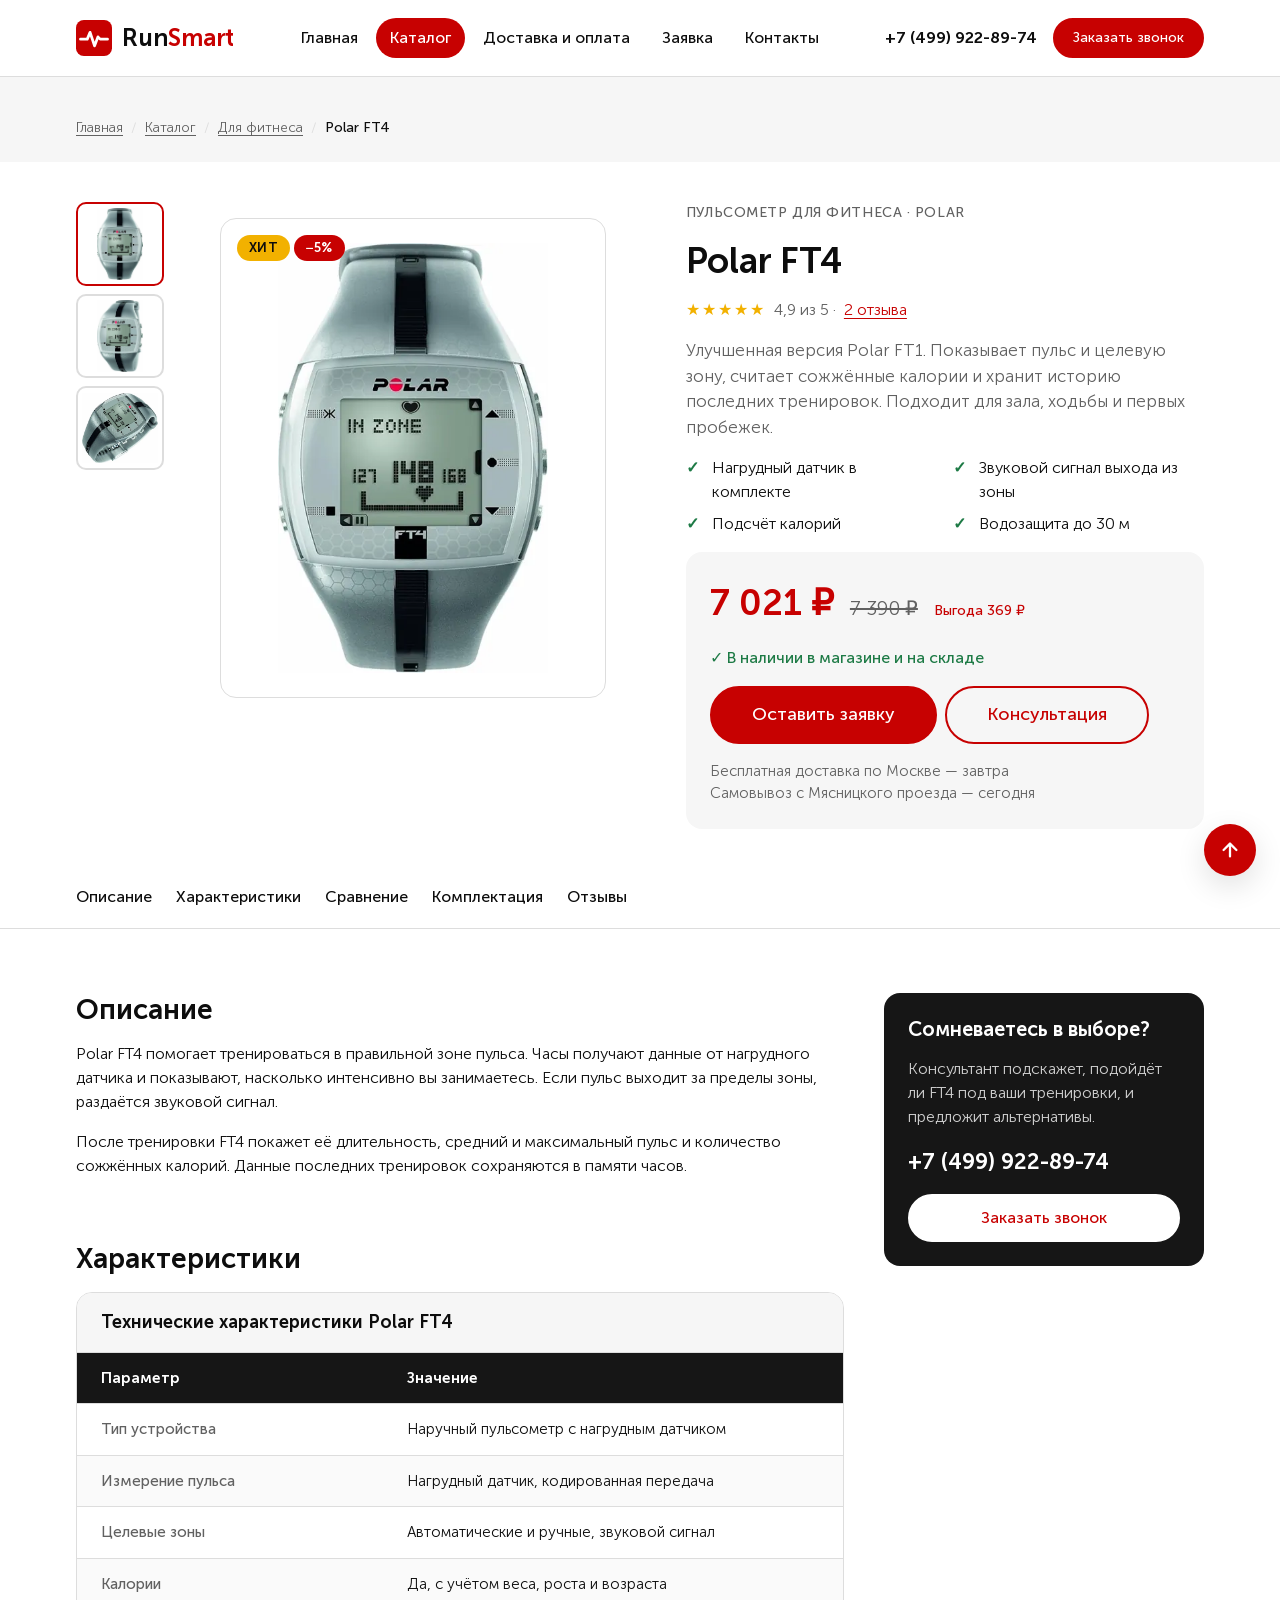
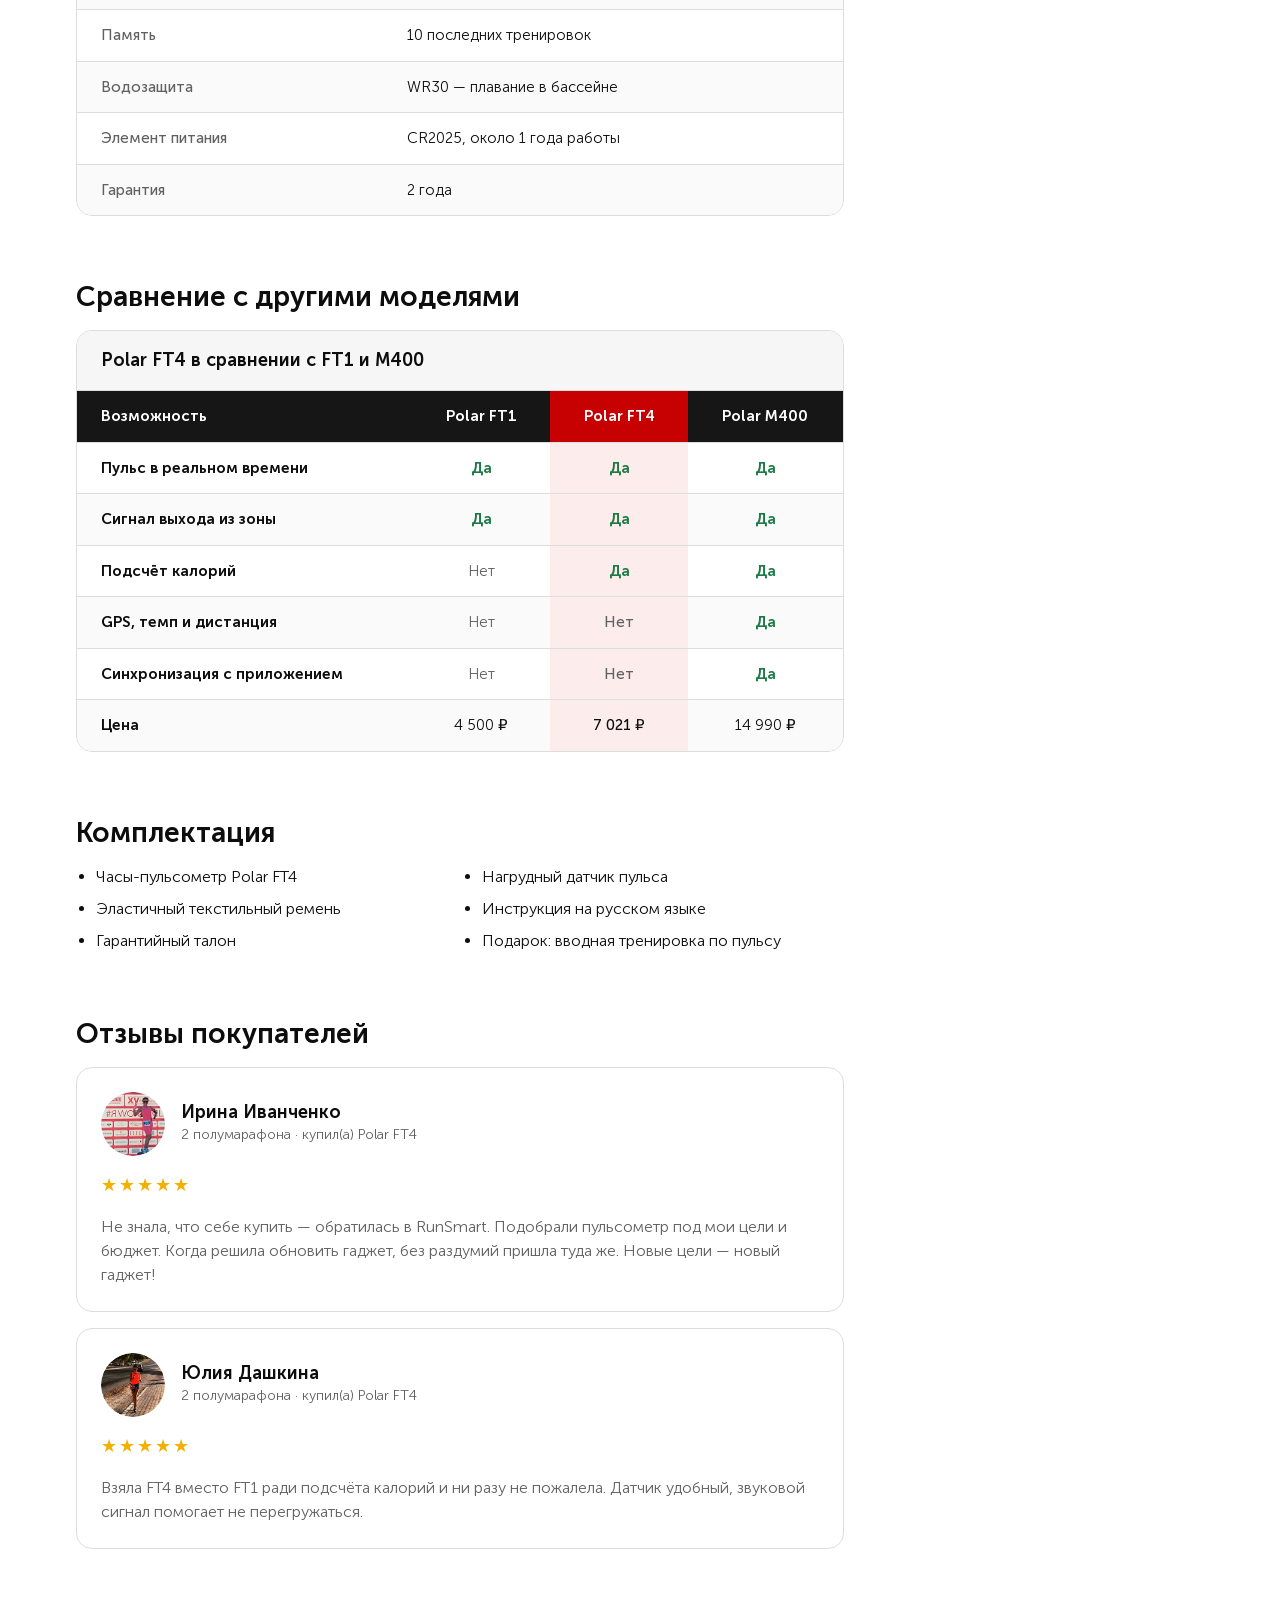
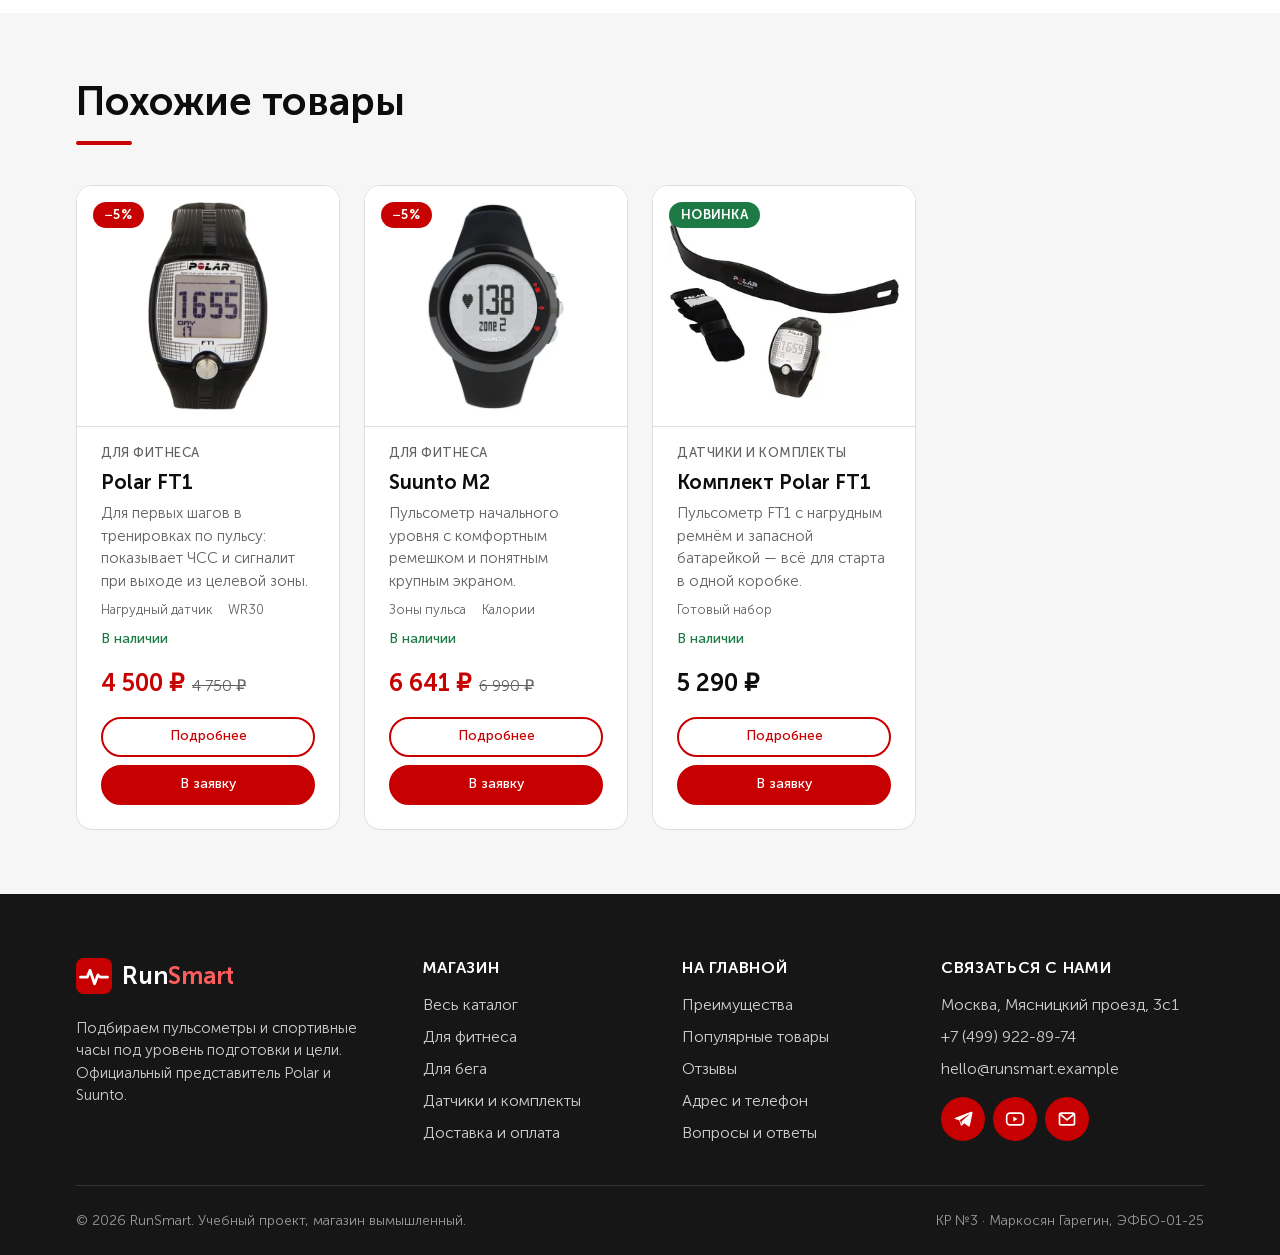
<file: product.html>
<!DOCTYPE html>
<html lang="ru">
<head>
  <meta charset="UTF-8">
  <meta name="viewport" content="width=device-width, initial-scale=1.0">
  <title>Пульсометр Polar FT4 — цена, характеристики, отзывы | RunSmart</title>
  <meta name="description" content="Polar FT4: пульс, целевые зоны и калории. Характеристики, сравнение с FT1 и M400, комплектация и отзывы. Цена 7 021 ₽.">
  <link rel="icon" href="images/favicon.svg" type="image/svg+xml">
  <link rel="stylesheet" href="css/style.css">
  <link rel="stylesheet" href="css/responsive.css">
</head>
<body id="top">
  <a class="skip-link" href="#main">Перейти к содержимому</a>

  <header class="site-header">
    <div class="container site-header__inner">
      <a class="logo site-header__logo" href="index.html">
        <img class="logo__mark" src="images/favicon.svg" alt="" width="36" height="36">
        <span>Run<span class="logo__accent">Smart</span></span>
      </a>

      <nav class="site-nav" aria-label="Основное меню">
        <ul class="site-nav__list">
          <li class="site-nav__item"><a class="site-nav__link" href="index.html">Главная</a></li>
          <li class="site-nav__item"><a class="site-nav__link site-nav__link--active" href="catalog.html">Каталог</a></li>
          <li class="site-nav__item"><a class="site-nav__link" href="delivery.html">Доставка и оплата</a></li>
          <li class="site-nav__item"><a class="site-nav__link" href="order.html">Заявка</a></li>
          <li class="site-nav__item"><a class="site-nav__link" href="contacts.html">Контакты</a></li>
        </ul>
      </nav>

      <div class="site-header__actions">
        <a class="site-header__phone" href="tel:+74999228974">+7 (499) 922-89-74</a>
        <a class="button button--small" href="#callback-modal">Заказать звонок</a>
      </div>
    </div>
  </header>


  <main id="main">
    <div class="page-heading">
      <div class="container">
      <nav class="breadcrumbs" aria-label="Хлебные крошки">
        <ol class="breadcrumbs__list">
          <li class="breadcrumbs__item"><a class="breadcrumbs__link" href="index.html">Главная</a></li>
          <li class="breadcrumbs__item"><a class="breadcrumbs__link" href="catalog.html">Каталог</a></li>
          <li class="breadcrumbs__item"><a class="breadcrumbs__link" href="catalog.html#fitness">Для фитнеса</a></li>
          <li class="breadcrumbs__item"><span class="breadcrumbs__current" aria-current="page">Polar FT4</span></li>
        </ol>
      </nav>
      </div>
    </div>

    <section class="section section--compact" aria-labelledby="product-title">
      <div class="container product">
        <div class="product__gallery">
          <figure class="product__main">
            <div class="product__badges">
              <span class="badge badge--hit">Хит</span>
              <span class="badge badge--sale">−5%</span>
            </div>
            <img class="product__main-image" src="images/products/polar-ft4.webp" srcset="images/products/polar-ft4-320.webp 320w, images/products/polar-ft4.webp 403w" sizes="(min-width: 768px) 300px, 200px" alt="Пульсометр Polar FT4, вид спереди" width="403" height="640">
          </figure>
          <ul class="product__thumbs">
            <li><span class="product__thumb product__thumb--active"><img class="product__thumb-image" src="images/products/polar-ft4.webp" alt="Polar FT4 спереди" width="403" height="640"></span></li>
            <li><span class="product__thumb"><img class="product__thumb-image" src="images/products/polar-ft4-front.webp" alt="Polar FT4, экран в режиме тренировки" width="405" height="640" loading="lazy"></span></li>
            <li><span class="product__thumb"><img class="product__thumb-image" src="images/products/polar-ft4-side.webp" alt="Polar FT4 сбоку" width="522" height="487" loading="lazy"></span></li>
          </ul>
        </div>

        <div class="product__info">
          <p class="product__category">Пульсометр для фитнеса · Polar</p>
          <h1 class="product__title" id="product-title">Polar FT4</h1>
          <p class="product__rating"><span class="product__stars" aria-hidden="true">★★★★★</span> 4,9 из 5 · <a href="#reviews">2 отзыва</a></p>
          <p class="product__description">Улучшенная версия Polar FT1. Показывает пульс и целевую зону, считает сожжённые калории и хранит историю последних тренировок. Подходит для зала, ходьбы и первых пробежек.</p>
          <ul class="product__highlights">
            <li class="product__highlight">Нагрудный датчик в комплекте</li>
            <li class="product__highlight">Звуковой сигнал выхода из зоны</li>
            <li class="product__highlight">Подсчёт калорий</li>
            <li class="product__highlight">Водозащита до 30 м</li>
          </ul>

          <div class="product__buy">
            <div class="product__prices">
              <p class="product__price"><span class="visually-hidden">Цена: </span>7&nbsp;021&nbsp;₽</p>
              <s class="product__price-old"><span class="visually-hidden">Старая цена: </span>7&nbsp;390&nbsp;₽</s>
              <p class="product__saving">Выгода 369&nbsp;₽</p>
            </div>
            <p class="product__stock">✓ В наличии в магазине и на складе</p>
            <div class="product__actions">
              <a class="button button--large" href="order.html">Оставить заявку</a>
              <a class="button button--outline button--large" href="#callback-modal">Консультация</a>
            </div>
            <ul class="product__delivery">
              <li>Бесплатная доставка по Москве — завтра</li>
              <li>Самовывоз с Мясницкого проезда — сегодня</li>
            </ul>
          </div>
        </div>
      </div>
    </section>

    <nav class="product-nav" aria-label="Разделы страницы товара">
      <div class="container">
        <ul class="product-nav__list">
          <li><a class="product-nav__link" href="#description">Описание</a></li>
          <li><a class="product-nav__link" href="#specs">Характеристики</a></li>
          <li><a class="product-nav__link" href="#compare">Сравнение</a></li>
          <li><a class="product-nav__link" href="#package">Комплектация</a></li>
          <li><a class="product-nav__link" href="#reviews">Отзывы</a></li>
        </ul>
      </div>
    </nav>

    <div class="section">
      <div class="container product-details">
        <div class="product-details__main">
          <section id="description" aria-labelledby="description-title">
            <h2 class="product-details__title" id="description-title">Описание</h2>
            <p class="product-details__text">Polar FT4 помогает тренироваться в правильной зоне пульса. Часы получают данные от нагрудного датчика и показывают, насколько интенсивно вы занимаетесь. Если пульс выходит за пределы зоны, раздаётся звуковой сигнал.</p>
            <p class="product-details__text">После тренировки FT4 покажет её длительность, средний и максимальный пульс и количество сожжённых калорий. Данные последних тренировок сохраняются в памяти часов.</p>
          </section>

          <section id="specs" aria-labelledby="specs-title">
            <h2 class="product-details__title" id="specs-title">Характеристики</h2>
            <div class="table-wrapper">
              <table class="data-table">
                <caption class="data-table__caption">Технические характеристики Polar FT4</caption>
                <thead class="data-table__head">
                  <tr class="data-table__row">
                    <th class="data-table__cell" scope="col">Параметр</th>
                    <th class="data-table__cell" scope="col">Значение</th>
                  </tr>
                </thead>
                <tbody class="data-table__body">
                  <tr class="data-table__row"><th class="data-table__cell data-table__cell--label" scope="row">Тип устройства</th><td class="data-table__cell">Наручный пульсометр с нагрудным датчиком</td></tr>
                  <tr class="data-table__row"><th class="data-table__cell data-table__cell--label" scope="row">Измерение пульса</th><td class="data-table__cell">Нагрудный датчик, кодированная передача</td></tr>
                  <tr class="data-table__row"><th class="data-table__cell data-table__cell--label" scope="row">Целевые зоны</th><td class="data-table__cell">Автоматические и ручные, звуковой сигнал</td></tr>
                  <tr class="data-table__row"><th class="data-table__cell data-table__cell--label" scope="row">Калории</th><td class="data-table__cell">Да, с учётом веса, роста и возраста</td></tr>
                  <tr class="data-table__row"><th class="data-table__cell data-table__cell--label" scope="row">Память</th><td class="data-table__cell">10 последних тренировок</td></tr>
                  <tr class="data-table__row"><th class="data-table__cell data-table__cell--label" scope="row">Водозащита</th><td class="data-table__cell">WR30 — плавание в бассейне</td></tr>
                  <tr class="data-table__row"><th class="data-table__cell data-table__cell--label" scope="row">Элемент питания</th><td class="data-table__cell">CR2025, около 1 года работы</td></tr>
                  <tr class="data-table__row"><th class="data-table__cell data-table__cell--label" scope="row">Гарантия</th><td class="data-table__cell">2 года</td></tr>
                </tbody>
              </table>
            </div>
          </section>

          <section id="compare" aria-labelledby="compare-title">
            <h2 class="product-details__title" id="compare-title">Сравнение с другими моделями</h2>
            <div class="table-wrapper">
              <table class="data-table data-table--compare">
                <caption class="data-table__caption">Polar FT4 в сравнении с FT1 и M400</caption>
                <thead class="data-table__head">
                  <tr class="data-table__row">
                    <th class="data-table__cell" scope="col">Возможность</th>
                    <th class="data-table__cell" scope="col">Polar FT1</th>
                    <th class="data-table__cell data-table__cell--accent" scope="col">Polar FT4</th>
                    <th class="data-table__cell" scope="col">Polar M400</th>
                  </tr>
                </thead>
                <tbody class="data-table__body">
                  <tr class="data-table__row"><th class="data-table__cell" scope="row">Пульс в реальном времени</th><td class="data-table__cell"><span class="data-table__yes">Да</span></td><td class="data-table__cell data-table__cell--accent"><span class="data-table__yes">Да</span></td><td class="data-table__cell"><span class="data-table__yes">Да</span></td></tr>
                  <tr class="data-table__row"><th class="data-table__cell" scope="row">Сигнал выхода из зоны</th><td class="data-table__cell"><span class="data-table__yes">Да</span></td><td class="data-table__cell data-table__cell--accent"><span class="data-table__yes">Да</span></td><td class="data-table__cell"><span class="data-table__yes">Да</span></td></tr>
                  <tr class="data-table__row"><th class="data-table__cell" scope="row">Подсчёт калорий</th><td class="data-table__cell"><span class="data-table__no">Нет</span></td><td class="data-table__cell data-table__cell--accent"><span class="data-table__yes">Да</span></td><td class="data-table__cell"><span class="data-table__yes">Да</span></td></tr>
                  <tr class="data-table__row"><th class="data-table__cell" scope="row">GPS, темп и дистанция</th><td class="data-table__cell"><span class="data-table__no">Нет</span></td><td class="data-table__cell data-table__cell--accent"><span class="data-table__no">Нет</span></td><td class="data-table__cell"><span class="data-table__yes">Да</span></td></tr>
                  <tr class="data-table__row"><th class="data-table__cell" scope="row">Синхронизация с приложением</th><td class="data-table__cell"><span class="data-table__no">Нет</span></td><td class="data-table__cell data-table__cell--accent"><span class="data-table__no">Нет</span></td><td class="data-table__cell"><span class="data-table__yes">Да</span></td></tr>
                  <tr class="data-table__row"><th class="data-table__cell" scope="row">Цена</th><td class="data-table__cell">4&nbsp;500&nbsp;₽</td><td class="data-table__cell data-table__cell--accent">7&nbsp;021&nbsp;₽</td><td class="data-table__cell">14&nbsp;990&nbsp;₽</td></tr>
                </tbody>
              </table>
            </div>
          </section>

          <section id="package" aria-labelledby="package-title">
            <h2 class="product-details__title" id="package-title">Комплектация</h2>
            <ul class="product-details__list">
              <li>Часы-пульсометр Polar FT4</li>
              <li>Нагрудный датчик пульса</li>
              <li>Эластичный текстильный ремень</li>
              <li>Инструкция на русском языке</li>
              <li>Гарантийный талон</li>
              <li>Подарок: вводная тренировка по пульсу</li>
            </ul>
          </section>

          <section id="reviews" aria-labelledby="product-reviews-title">
            <h2 class="product-details__title" id="product-reviews-title">Отзывы покупателей</h2>
            <div class="product-details__reviews">
            <article class="review-card review-card--compact">
          <header class="review-card__header">
            <img class="review-card__photo" src="images/reviews/irina.webp" alt="Фото: Ирина Иванченко" width="64" height="64" loading="lazy">
            <div>
              <h3 class="review-card__name">Ирина Иванченко</h3>
              <p class="review-card__meta">2 полумарафона · купил(а) Polar FT4</p>
            </div>
          </header>
          <p class="review-card__rating"><span aria-hidden="true">★★★★★</span><span class="visually-hidden">Оценка 5 из 5</span></p>
          <p class="review-card__text">Не знала, что себе купить — обратилась в RunSmart. Подобрали пульсометр под мои цели и бюджет. Когда решила обновить гаджет, без раздумий пришла туда же. Новые цели — новый гаджет!</p>
        </article>
            <article class="review-card review-card--compact">
          <header class="review-card__header">
            <img class="review-card__photo" src="images/reviews/julia.webp" alt="Фото: Юлия Дашкина" width="64" height="64" loading="lazy">
            <div>
              <h3 class="review-card__name">Юлия Дашкина</h3>
              <p class="review-card__meta">2 полумарафона · купил(а) Polar FT4</p>
            </div>
          </header>
          <p class="review-card__rating"><span aria-hidden="true">★★★★★</span><span class="visually-hidden">Оценка 5 из 5</span></p>
          <p class="review-card__text">Взяла FT4 вместо FT1 ради подсчёта калорий и ни разу не пожалела. Датчик удобный, звуковой сигнал помогает не перегружаться.</p>
        </article>
            </div>
          </section>
        </div>

        <aside class="help-card" aria-labelledby="help-title">
          <h2 class="help-card__title" id="help-title">Сомневаетесь в выборе?</h2>
          <p class="help-card__text">Консультант подскажет, подойдёт ли FT4 под ваши тренировки, и предложит альтернативы.</p>
          <a class="help-card__phone" href="tel:+74999228974">+7 (499) 922-89-74</a>
          <a class="button button--light" href="#callback-modal">Заказать звонок</a>
        </aside>
      </div>
    </div>

    <section class="section section--alt" aria-labelledby="similar-title">
      <div class="container">
        <header class="section__header section__header--left">
          <h2 class="section__title" id="similar-title">Похожие товары</h2>
        </header>
        <ul class="product-grid">
        <li class="product-grid__item">
          <article class="product-card product-card--discount" aria-labelledby="card-ft1-c">
            <div class="product-card__media">
            <div class="product-card__badges"><span class="badge badge--sale">−5%</span></div>
              <img class="product-card__image" src="images/products/polar-ft1.webp" srcset="images/products/polar-ft1-320.webp 320w, images/products/polar-ft1.webp 371w" sizes="(min-width: 1024px) 260px, (min-width: 576px) 45vw, 100vw" alt="Пульсометр Polar FT1" width="371" height="640" loading="lazy">
            </div>
            <div class="product-card__body">
              <p class="product-card__category">Для фитнеса</p>
              <h3 class="product-card__title" id="card-ft1-c"><a class="product-card__title-link" href="product.html">Polar FT1</a></h3>
              <p class="product-card__description">Для первых шагов в тренировках по пульсу: показывает ЧСС и сигналит при выходе из целевой зоны.</p>
              <ul class="product-card__meta"><li>Нагрудный датчик</li><li>WR30</li></ul>
              <p class="product-card__stock">В наличии</p>
              <div class="product-card__prices">
                <p class="product-card__price"><span class="visually-hidden">Цена: </span>4&nbsp;500&nbsp;₽</p>
              <s class="product-card__price-old"><span class="visually-hidden">Старая цена: </span>4&nbsp;750&nbsp;₽</s>
              </div>
              <div class="product-card__actions">
                <a class="button button--outline button--small" href="product.html">Подробнее</a>
                <a class="button button--small product-card__button" href="order.html">В заявку</a>
              </div>
            </div>
          </article>
        </li>
        <li class="product-grid__item">
          <article class="product-card product-card--discount" aria-labelledby="card-m2-c">
            <div class="product-card__media">
            <div class="product-card__badges"><span class="badge badge--sale">−5%</span></div>
              <img class="product-card__image" src="images/products/suunto-m2.webp" srcset="images/products/suunto-m2-320.webp 320w, images/products/suunto-m2.webp 480w" sizes="(min-width: 1024px) 260px, (min-width: 576px) 45vw, 100vw" alt="Пульсометр Suunto M2" width="480" height="640" loading="lazy">
            </div>
            <div class="product-card__body">
              <p class="product-card__category">Для фитнеса</p>
              <h3 class="product-card__title" id="card-m2-c"><a class="product-card__title-link" href="product.html">Suunto M2</a></h3>
              <p class="product-card__description">Пульсометр начального уровня с комфортным ремешком и понятным крупным экраном.</p>
              <ul class="product-card__meta"><li>Зоны пульса</li><li>Калории</li></ul>
              <p class="product-card__stock">В наличии</p>
              <div class="product-card__prices">
                <p class="product-card__price"><span class="visually-hidden">Цена: </span>6&nbsp;641&nbsp;₽</p>
              <s class="product-card__price-old"><span class="visually-hidden">Старая цена: </span>6&nbsp;990&nbsp;₽</s>
              </div>
              <div class="product-card__actions">
                <a class="button button--outline button--small" href="product.html">Подробнее</a>
                <a class="button button--small product-card__button" href="order.html">В заявку</a>
              </div>
            </div>
          </article>
        </li>
        <li class="product-grid__item">
          <article class="product-card" aria-labelledby="card-ft1kit-c">
            <div class="product-card__media">
            <div class="product-card__badges"><span class="badge badge--new">Новинка</span></div>
              <img class="product-card__image" src="images/products/polar-ft1-kit.webp" srcset="images/products/polar-ft1-kit-320.webp 320w, images/products/polar-ft1-kit.webp 522w" sizes="(min-width: 1024px) 260px, (min-width: 576px) 45vw, 100vw" alt="Пульсометр Комплект Polar FT1" width="522" height="420" loading="lazy">
            </div>
            <div class="product-card__body">
              <p class="product-card__category">Датчики и комплекты</p>
              <h3 class="product-card__title" id="card-ft1kit-c"><a class="product-card__title-link" href="product.html">Комплект Polar FT1</a></h3>
              <p class="product-card__description">Пульсометр FT1 с нагрудным ремнём и запасной батарейкой — всё для старта в одной коробке.</p>
              <ul class="product-card__meta"><li>Готовый набор</li></ul>
              <p class="product-card__stock">В наличии</p>
              <div class="product-card__prices">
                <p class="product-card__price"><span class="visually-hidden">Цена: </span>5&nbsp;290&nbsp;₽</p>
              </div>
              <div class="product-card__actions">
                <a class="button button--outline button--small" href="product.html">Подробнее</a>
                <a class="button button--small product-card__button" href="order.html">В заявку</a>
              </div>
            </div>
          </article>
        </li>
        </ul>
      </div>
    </section>
  </main>

  <footer class="site-footer">
    <div class="container site-footer__inner">
      <section aria-labelledby="footer-about">
        <h2 class="visually-hidden" id="footer-about">О магазине</h2>
        <a class="logo logo--inverse" href="index.html">
          <img class="logo__mark" src="images/favicon.svg" alt="" width="36" height="36" loading="lazy">
          <span>Run<span class="logo__accent">Smart</span></span>
        </a>
        <p class="site-footer__about">Подбираем пульсометры и спортивные часы под уровень подготовки и цели. Официальный представитель Polar и Suunto.</p>
      </section>

      <nav aria-labelledby="footer-shop">
        <h2 class="site-footer__title" id="footer-shop">Магазин</h2>
        <ul class="site-footer__list">
          <li><a class="site-footer__link" href="catalog.html">Весь каталог</a></li>
          <li><a class="site-footer__link" href="catalog.html#fitness">Для фитнеса</a></li>
          <li><a class="site-footer__link" href="catalog.html#running">Для бега</a></li>
          <li><a class="site-footer__link" href="catalog.html#sensors">Датчики и комплекты</a></li>
          <li><a class="site-footer__link" href="delivery.html">Доставка и оплата</a></li>
        </ul>
      </nav>

      <nav aria-labelledby="footer-home">
        <h2 class="site-footer__title" id="footer-home">На главной</h2>
        <ul class="site-footer__list">
          <li><a class="site-footer__link" href="index.html#advantages">Преимущества</a></li>
          <li><a class="site-footer__link" href="index.html#popular">Популярные товары</a></li>
          <li><a class="site-footer__link" href="index.html#reviews">Отзывы</a></li>
          <li><a class="site-footer__link" href="index.html#contacts">Адрес и телефон</a></li>
          <li><a class="site-footer__link" href="contacts.html#faq">Вопросы и ответы</a></li>
        </ul>
      </nav>

      <section aria-labelledby="footer-contacts">
        <h2 class="site-footer__title" id="footer-contacts">Связаться с нами</h2>
        <address class="site-footer__contacts">
          <span>Москва, Мясницкий проезд, 3с1</span>
          <a class="site-footer__link" href="tel:+74999228974">+7 (499) 922-89-74</a>
          <a class="site-footer__link" href="mailto:hello@runsmart.example">hello@runsmart.example</a>
        </address>
        <ul class="socials">
          <li><a class="socials__link" href="https://t.me/" target="_blank" rel="noopener noreferrer" aria-label="Telegram"><img class="socials__icon" src="images/icons/social-telegram.svg" alt="" width="20" height="20"></a></li>
          <li><a class="socials__link" href="https://www.youtube.com/" target="_blank" rel="noopener noreferrer" aria-label="YouTube"><img class="socials__icon" src="images/icons/social-youtube.svg" alt="" width="20" height="20"></a></li>
          <li><a class="socials__link" href="mailto:hello@runsmart.example" aria-label="Написать на почту"><img class="socials__icon" src="images/icons/social-mail.svg" alt="" width="20" height="20"></a></li>
        </ul>
      </section>
    </div>

    <div class="container">
      <div class="site-footer__bottom">
        <p>© 2026 RunSmart. Учебный проект, магазин вымышленный.</p>
        <p>КР №3 · Маркосян Гарегин, ЭФБО-01-25</p>
      </div>
    </div>
  </footer>

  <a class="page-up" href="#top" aria-label="Наверх страницы">
    <img class="page-up__icon" src="images/icons/arrow-up.svg" alt="" width="22" height="22">
  </a>

  <!-- CSS-модалка: открывается ссылкой на #callback-modal (псевдокласс :target),
       закрывается ссылкой на несуществующий якорь #close — без JavaScript -->
  <div class="modal" id="callback-modal" role="dialog" aria-modal="true" aria-labelledby="callback-title">
    <a class="modal__overlay" href="#close" tabindex="-1" aria-hidden="true"></a>
    <div class="modal__window">
      <a class="modal__close" href="#close" aria-label="Закрыть окно">&times;</a>
      <h2 class="modal__title" id="callback-title">Заказать звонок</h2>
      <p class="modal__text">Оставьте номер — перезвоним в течение 10 минут и поможем подобрать пульсометр.</p>
      <form class="form form--compact" action="thanks.html" method="get">
        <div class="form__grid">
          <div class="form__field">
            <label class="form__label" for="callback-name">Имя <abbr class="form__required" title="обязательное поле">*</abbr></label>
            <input class="form__input" id="callback-name" name="name" type="text" autocomplete="name" minlength="2" required placeholder="Как к вам обращаться">
          </div>
          <div class="form__field">
            <label class="form__label" for="callback-phone">Телефон <abbr class="form__required" title="обязательное поле">*</abbr></label>
            <input class="form__input" id="callback-phone" name="phone" type="tel" autocomplete="tel" pattern="[0-9 +\(\)\-]{10,18}" required placeholder="+7 (999) 123-45-67" aria-describedby="callback-phone-error">
            <p class="form__error" id="callback-phone-error">Введите номер из 10–18 цифр</p>
          </div>
        </div>
        <label class="form__checkbox-label">
          <input class="form__checkbox" name="agree" type="checkbox" required>
          Согласен на обработку персональных данных
        </label>
        <button class="button button--block" type="submit">Жду звонка</button>
      </form>
    </div>
  </div>
</body>
</html>
</file>
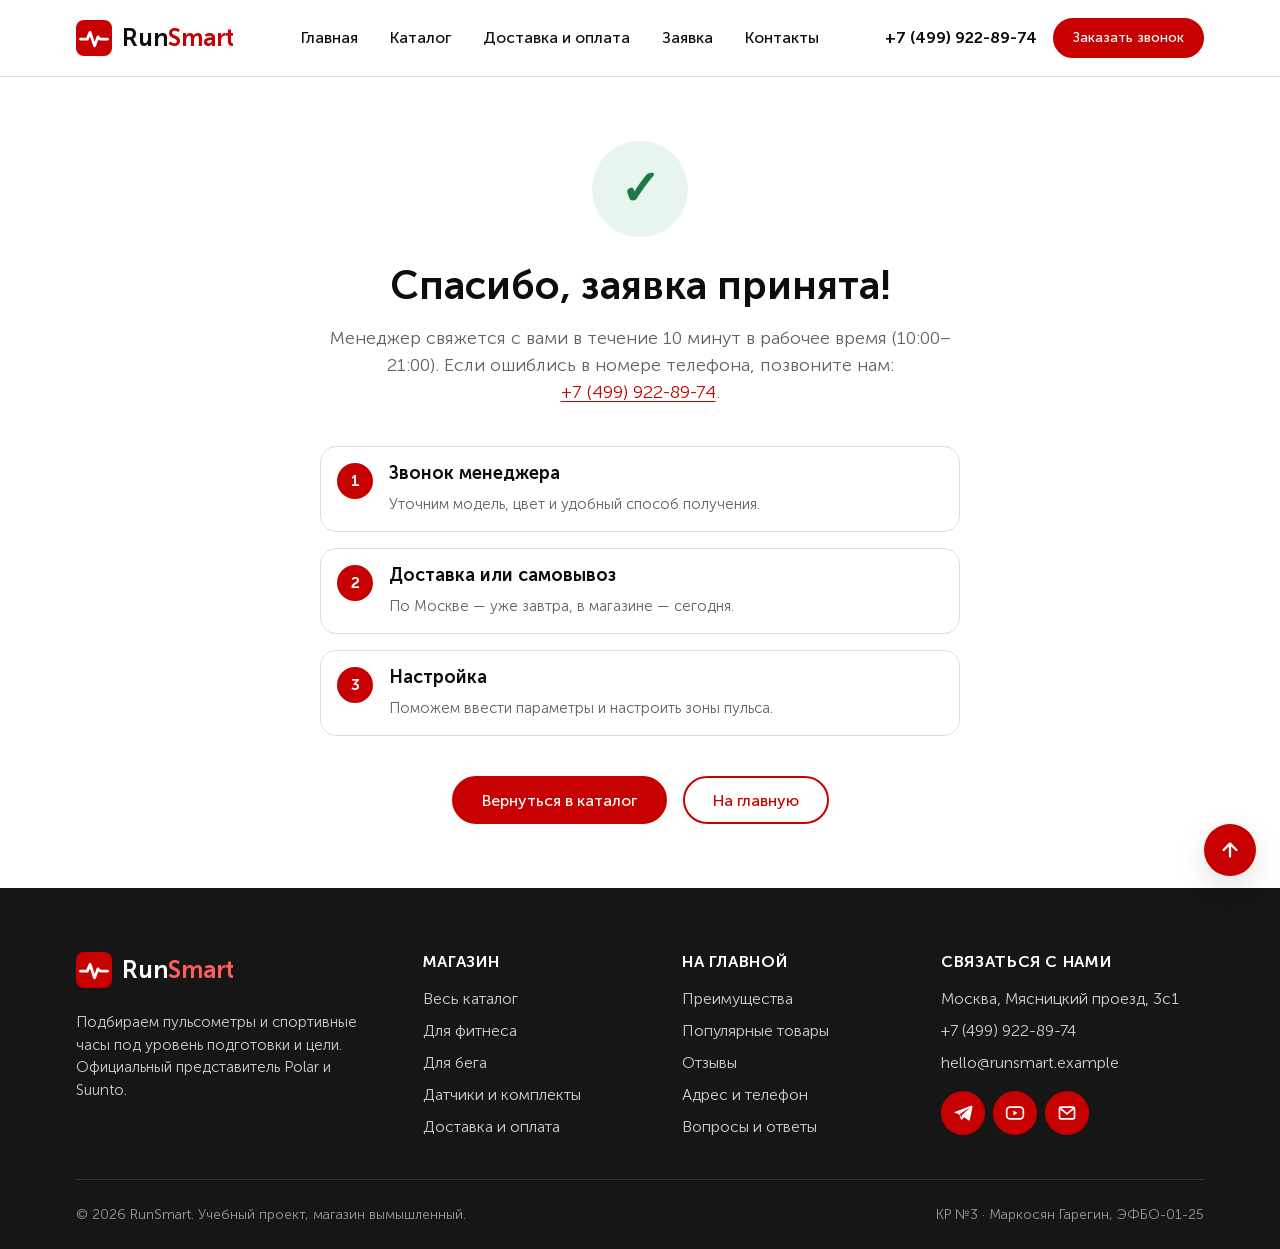
<file: thanks.html>
<!DOCTYPE html>
<html lang="ru">
<head>
  <meta charset="UTF-8">
  <meta name="viewport" content="width=device-width, initial-scale=1.0">
  <title>Заявка отправлена — RunSmart</title>
  <meta name="description" content="Спасибо за заявку в RunSmart! Менеджер перезвонит в течение 10 минут.">
  <meta name="robots" content="noindex">
  <link rel="icon" href="images/favicon.svg" type="image/svg+xml">
  <link rel="stylesheet" href="css/style.css">
  <link rel="stylesheet" href="css/responsive.css">
</head>
<body id="top">
  <a class="skip-link" href="#main">Перейти к содержимому</a>

  <header class="site-header">
    <div class="container site-header__inner">
      <a class="logo site-header__logo" href="index.html">
        <img class="logo__mark" src="images/favicon.svg" alt="" width="36" height="36">
        <span>Run<span class="logo__accent">Smart</span></span>
      </a>

      <nav class="site-nav" aria-label="Основное меню">
        <ul class="site-nav__list">
          <li class="site-nav__item"><a class="site-nav__link" href="index.html">Главная</a></li>
          <li class="site-nav__item"><a class="site-nav__link" href="catalog.html">Каталог</a></li>
          <li class="site-nav__item"><a class="site-nav__link" href="delivery.html">Доставка и оплата</a></li>
          <li class="site-nav__item"><a class="site-nav__link" href="order.html">Заявка</a></li>
          <li class="site-nav__item"><a class="site-nav__link" href="contacts.html">Контакты</a></li>
        </ul>
      </nav>

      <div class="site-header__actions">
        <a class="site-header__phone" href="tel:+74999228974">+7 (499) 922-89-74</a>
        <a class="button button--small" href="#callback-modal">Заказать звонок</a>
      </div>
    </div>
  </header>


  <main id="main">
    <section class="section" aria-labelledby="thanks-title">
      <div class="container">
        <div class="status">
          <p class="status__icon" aria-hidden="true">✓</p>
          <h1 class="status__title" id="thanks-title">Спасибо, заявка принята!</h1>
          <p class="status__text">Менеджер свяжется с вами в течение 10 минут в рабочее время (10:00–21:00). Если ошиблись в номере телефона, позвоните нам: <a href="tel:+74999228974">+7 (499) 922-89-74</a>.</p>
          <ol class="steps steps--vertical status__steps">
            <li class="steps__item"><h2 class="steps__title">Звонок менеджера</h2><p class="steps__text">Уточним модель, цвет и удобный способ получения.</p></li>
            <li class="steps__item"><h2 class="steps__title">Доставка или самовывоз</h2><p class="steps__text">По Москве — уже завтра, в магазине — сегодня.</p></li>
            <li class="steps__item"><h2 class="steps__title">Настройка</h2><p class="steps__text">Поможем ввести параметры и настроить зоны пульса.</p></li>
          </ol>
          <div class="status__actions">
            <a class="button" href="catalog.html">Вернуться в каталог</a>
            <a class="button button--outline" href="index.html">На главную</a>
          </div>
        </div>
      </div>
    </section>
  </main>

  <footer class="site-footer">
    <div class="container site-footer__inner">
      <section aria-labelledby="footer-about">
        <h2 class="visually-hidden" id="footer-about">О магазине</h2>
        <a class="logo logo--inverse" href="index.html">
          <img class="logo__mark" src="images/favicon.svg" alt="" width="36" height="36" loading="lazy">
          <span>Run<span class="logo__accent">Smart</span></span>
        </a>
        <p class="site-footer__about">Подбираем пульсометры и спортивные часы под уровень подготовки и цели. Официальный представитель Polar и Suunto.</p>
      </section>

      <nav aria-labelledby="footer-shop">
        <h2 class="site-footer__title" id="footer-shop">Магазин</h2>
        <ul class="site-footer__list">
          <li><a class="site-footer__link" href="catalog.html">Весь каталог</a></li>
          <li><a class="site-footer__link" href="catalog.html#fitness">Для фитнеса</a></li>
          <li><a class="site-footer__link" href="catalog.html#running">Для бега</a></li>
          <li><a class="site-footer__link" href="catalog.html#sensors">Датчики и комплекты</a></li>
          <li><a class="site-footer__link" href="delivery.html">Доставка и оплата</a></li>
        </ul>
      </nav>

      <nav aria-labelledby="footer-home">
        <h2 class="site-footer__title" id="footer-home">На главной</h2>
        <ul class="site-footer__list">
          <li><a class="site-footer__link" href="index.html#advantages">Преимущества</a></li>
          <li><a class="site-footer__link" href="index.html#popular">Популярные товары</a></li>
          <li><a class="site-footer__link" href="index.html#reviews">Отзывы</a></li>
          <li><a class="site-footer__link" href="index.html#contacts">Адрес и телефон</a></li>
          <li><a class="site-footer__link" href="contacts.html#faq">Вопросы и ответы</a></li>
        </ul>
      </nav>

      <section aria-labelledby="footer-contacts">
        <h2 class="site-footer__title" id="footer-contacts">Связаться с нами</h2>
        <address class="site-footer__contacts">
          <span>Москва, Мясницкий проезд, 3с1</span>
          <a class="site-footer__link" href="tel:+74999228974">+7 (499) 922-89-74</a>
          <a class="site-footer__link" href="mailto:hello@runsmart.example">hello@runsmart.example</a>
        </address>
        <ul class="socials">
          <li><a class="socials__link" href="https://t.me/" target="_blank" rel="noopener noreferrer" aria-label="Telegram"><img class="socials__icon" src="images/icons/social-telegram.svg" alt="" width="20" height="20"></a></li>
          <li><a class="socials__link" href="https://www.youtube.com/" target="_blank" rel="noopener noreferrer" aria-label="YouTube"><img class="socials__icon" src="images/icons/social-youtube.svg" alt="" width="20" height="20"></a></li>
          <li><a class="socials__link" href="mailto:hello@runsmart.example" aria-label="Написать на почту"><img class="socials__icon" src="images/icons/social-mail.svg" alt="" width="20" height="20"></a></li>
        </ul>
      </section>
    </div>

    <div class="container">
      <div class="site-footer__bottom">
        <p>© 2026 RunSmart. Учебный проект, магазин вымышленный.</p>
        <p>КР №3 · Маркосян Гарегин, ЭФБО-01-25</p>
      </div>
    </div>
  </footer>

  <a class="page-up" href="#top" aria-label="Наверх страницы">
    <img class="page-up__icon" src="images/icons/arrow-up.svg" alt="" width="22" height="22">
  </a>

  <!-- CSS-модалка: открывается ссылкой на #callback-modal (псевдокласс :target),
       закрывается ссылкой на несуществующий якорь #close — без JavaScript -->
  <div class="modal" id="callback-modal" role="dialog" aria-modal="true" aria-labelledby="callback-title">
    <a class="modal__overlay" href="#close" tabindex="-1" aria-hidden="true"></a>
    <div class="modal__window">
      <a class="modal__close" href="#close" aria-label="Закрыть окно">&times;</a>
      <h2 class="modal__title" id="callback-title">Заказать звонок</h2>
      <p class="modal__text">Оставьте номер — перезвоним в течение 10 минут и поможем подобрать пульсометр.</p>
      <form class="form form--compact" action="thanks.html" method="get">
        <div class="form__grid">
          <div class="form__field">
            <label class="form__label" for="callback-name">Имя <abbr class="form__required" title="обязательное поле">*</abbr></label>
            <input class="form__input" id="callback-name" name="name" type="text" autocomplete="name" minlength="2" required placeholder="Как к вам обращаться">
          </div>
          <div class="form__field">
            <label class="form__label" for="callback-phone">Телефон <abbr class="form__required" title="обязательное поле">*</abbr></label>
            <input class="form__input" id="callback-phone" name="phone" type="tel" autocomplete="tel" pattern="[0-9 +\(\)\-]{10,18}" required placeholder="+7 (999) 123-45-67" aria-describedby="callback-phone-error">
            <p class="form__error" id="callback-phone-error">Введите номер из 10–18 цифр</p>
          </div>
        </div>
        <label class="form__checkbox-label">
          <input class="form__checkbox" name="agree" type="checkbox" required>
          Согласен на обработку персональных данных
        </label>
        <button class="button button--block" type="submit">Жду звонка</button>
      </form>
    </div>
  </div>
</body>
</html>
</file>
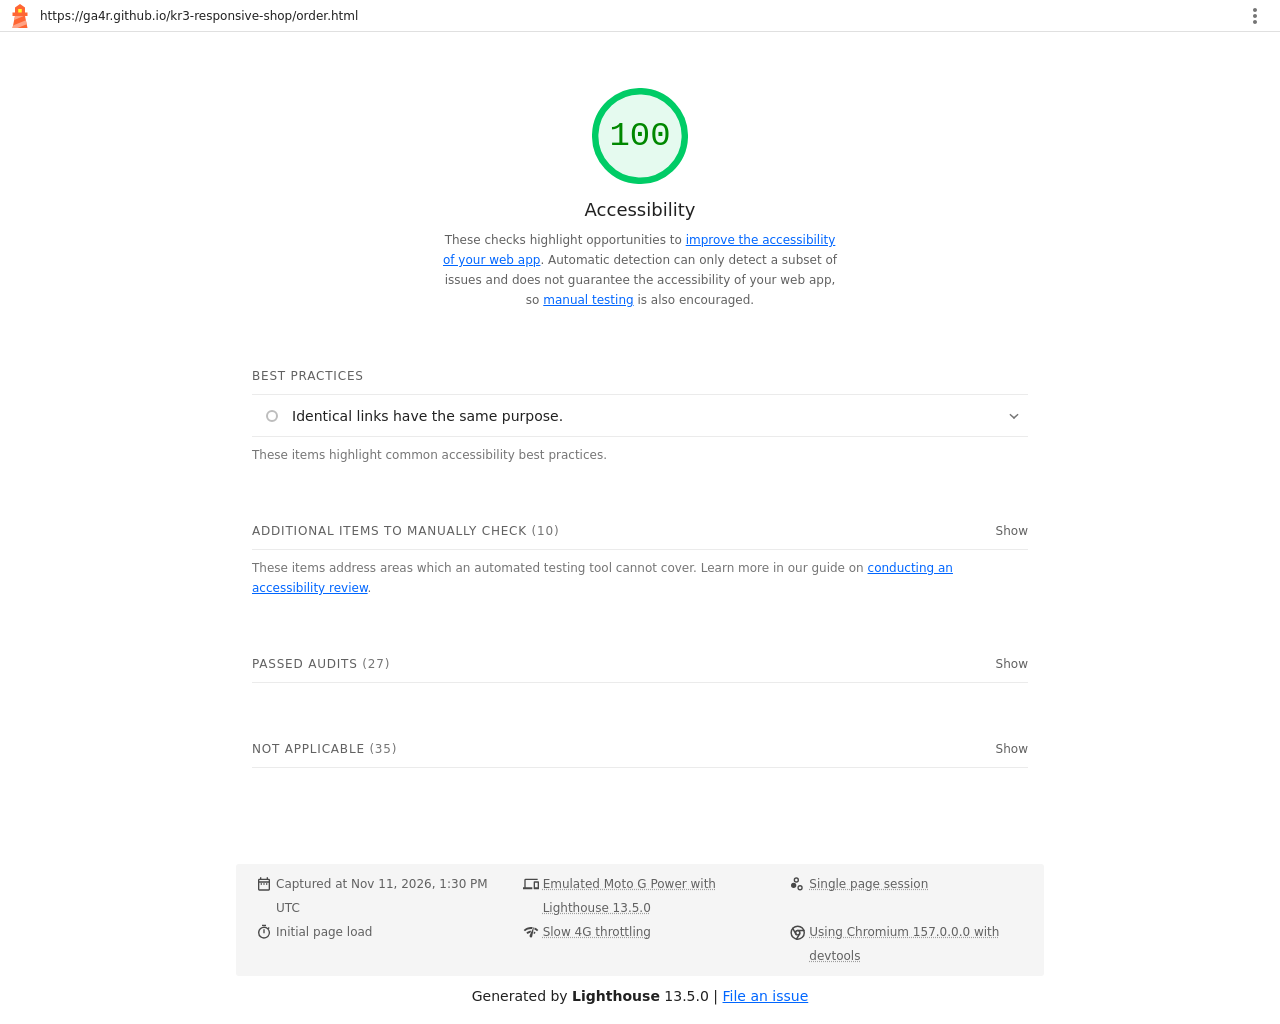
<file: lighthouse/accessibility-order.html>
<!--
@license
Copyright 2018 Google LLC
SPDX-License-Identifier: Apache-2.0
-->
<!doctype html>
<html lang="en">
<head>
  <meta charset="utf-8">
  <meta name="viewport" content="width=device-width, initial-scale=1, minimum-scale=1">
  <link rel="icon" href='data:image/svg+xml;utf8,<svg fill="none" xmlns="http://www.w3.org/2000/svg" viewBox="0 0 48 48"><path d="m14 7 10-7 10 7v10h5v7h-5l5 24H9l5-24H9v-7h5V7Z" fill="%23F63"/><path d="M31.561 24H14l-1.689 8.105L31.561 24ZM18.983 48H9l1.022-4.907L35.723 32.27l1.663 7.98L18.983 48Z" fill="%23FFA385"/><path fill="%23FF3" d="M20.5 10h7v7h-7z"/></svg>'>
  <title>Lighthouse Report</title>
  <style>body {margin: 0}</style>
</head>
<body>
  <noscript>Lighthouse report requires JavaScript. Please enable.</noscript>

  <div id="lh-log"></div>

  <script>window.__LIGHTHOUSE_JSON__ = {"lighthouseVersion":"13.5.0","requestedUrl":"https://ga4r.github.io/kr3-responsive-shop/order.html","mainDocumentUrl":"https://ga4r.github.io/kr3-responsive-shop/order.html","finalDisplayedUrl":"https://ga4r.github.io/kr3-responsive-shop/order.html","finalUrl":"https://ga4r.github.io/kr3-responsive-shop/order.html","fetchTime":"2026-11-11T13:30:48.079Z","gatherMode":"navigation","runWarnings":[],"userAgent":"Mozilla/5.0 (Macintosh; Intel Mac OS X 10_15_7) AppleWebKit/537.36 (KHTML, like Gecko) Chrome/157.0.0.0 Safari/537.36","environment":{"networkUserAgent":"Mozilla/5.0 (Linux; Android 11; moto g power (2022)) AppleWebKit/537.36 (KHTML, like Gecko) Chrome/157.0.0.0 Mobile Safari/537.36","hostUserAgent":"Mozilla/5.0 (Macintosh; Intel Mac OS X 10_15_7) AppleWebKit/537.36 (KHTML, like Gecko) Chrome/157.0.0.0 Safari/537.36","benchmarkIndex":2133,"credits":{"axe-core":"4.13.0"}},"audits":{"accesskeys":{"id":"accesskeys","title":"`[accesskey]` values are unique","description":"Access keys let users quickly focus a part of the page. For proper navigation, each access key must be unique. [Learn more about access keys](https://dequeuniversity.com/rules/axe/4.13/accesskeys).","score":null,"scoreDisplayMode":"notApplicable"},"aria-allowed-attr":{"id":"aria-allowed-attr","title":"`[aria-*]` attributes match their roles","description":"Each ARIA `role` supports a specific subset of `aria-*` attributes. Mismatching these invalidates the `aria-*` attributes. [Learn how to match ARIA attributes to their roles](https://dequeuniversity.com/rules/axe/4.13/aria-allowed-attr).","score":1,"scoreDisplayMode":"binary","details":{"type":"table","headings":[{"key":"node","valueType":"node","subItemsHeading":{"key":"relatedNode","valueType":"node"},"label":"Failing Elements"}],"items":[]}},"aria-allowed-role":{"id":"aria-allowed-role","title":"Uses ARIA roles only on compatible elements","description":"Many HTML elements can only be assigned certain ARIA roles. Using ARIA roles where they are not allowed can interfere with the accessibility of the web page. [Learn more about ARIA roles](https://dequeuniversity.com/rules/axe/4.13/aria-allowed-role).","score":null,"scoreDisplayMode":"notApplicable"},"aria-command-name":{"id":"aria-command-name","title":"`button`, `link`, and `menuitem` elements have accessible names","description":"When an element doesn't have an accessible name, screen readers announce it with a generic name, making it unusable for users who rely on screen readers. [Learn how to make command elements more accessible](https://dequeuniversity.com/rules/axe/4.13/aria-command-name).","score":null,"scoreDisplayMode":"notApplicable"},"aria-conditional-attr":{"id":"aria-conditional-attr","title":"ARIA attributes are used as specified for the element's role","description":"Some ARIA attributes are only allowed on an element under certain conditions. [Learn more about conditional ARIA attributes](https://dequeuniversity.com/rules/axe/4.13/aria-conditional-attr).","score":1,"scoreDisplayMode":"binary","details":{"type":"table","headings":[{"key":"node","valueType":"node","subItemsHeading":{"key":"relatedNode","valueType":"node"},"label":"Failing Elements"}],"items":[]}},"aria-deprecated-role":{"id":"aria-deprecated-role","title":"Deprecated ARIA roles were not used","description":"Deprecated ARIA roles may not be processed correctly by assistive technology. [Learn more about deprecated ARIA roles](https://dequeuniversity.com/rules/axe/4.13/aria-deprecated-role).","score":null,"scoreDisplayMode":"notApplicable"},"aria-dialog-name":{"id":"aria-dialog-name","title":"Elements with `role=\"dialog\"` or `role=\"alertdialog\"` have accessible names.","description":"ARIA dialog elements without accessible names may prevent screen readers users from discerning the purpose of these elements. [Learn how to make ARIA dialog elements more accessible](https://dequeuniversity.com/rules/axe/4.13/aria-dialog-name).","score":null,"scoreDisplayMode":"notApplicable"},"aria-hidden-body":{"id":"aria-hidden-body","title":"`[aria-hidden=\"true\"]` is not present on the document `\u003cbody>`","description":"Assistive technologies, like screen readers, work inconsistently when `aria-hidden=\"true\"` is set on the document `\u003cbody>`. [Learn how `aria-hidden` affects the document body](https://dequeuniversity.com/rules/axe/4.13/aria-hidden-body).","score":1,"scoreDisplayMode":"binary","details":{"type":"table","headings":[{"key":"node","valueType":"node","subItemsHeading":{"key":"relatedNode","valueType":"node"},"label":"Failing Elements"}],"items":[]}},"aria-hidden-focus":{"id":"aria-hidden-focus","title":"`[aria-hidden=\"true\"]` elements do not contain focusable descendents","description":"Focusable descendents within an `[aria-hidden=\"true\"]` element prevent those interactive elements from being available to users of assistive technologies like screen readers. [Learn how `aria-hidden` affects focusable elements](https://dequeuniversity.com/rules/axe/4.13/aria-hidden-focus).","score":1,"scoreDisplayMode":"binary","details":{"type":"table","headings":[{"key":"node","valueType":"node","subItemsHeading":{"key":"relatedNode","valueType":"node"},"label":"Failing Elements"}],"items":[]}},"aria-input-field-name":{"id":"aria-input-field-name","title":"ARIA input fields have accessible names","description":"When an input field doesn't have an accessible name, screen readers announce it with a generic name, making it unusable for users who rely on screen readers. [Learn more about input field labels](https://dequeuniversity.com/rules/axe/4.13/aria-input-field-name).","score":null,"scoreDisplayMode":"notApplicable"},"aria-meter-name":{"id":"aria-meter-name","title":"ARIA `meter` elements have accessible names","description":"When a meter element doesn't have an accessible name, screen readers announce it with a generic name, making it unusable for users who rely on screen readers. [Learn how to name `meter` elements](https://dequeuniversity.com/rules/axe/4.13/aria-meter-name).","score":null,"scoreDisplayMode":"notApplicable"},"aria-progressbar-name":{"id":"aria-progressbar-name","title":"ARIA `progressbar` elements have accessible names","description":"When a `progressbar` element doesn't have an accessible name, screen readers announce it with a generic name, making it unusable for users who rely on screen readers. [Learn how to label `progressbar` elements](https://dequeuniversity.com/rules/axe/4.13/aria-progressbar-name).","score":null,"scoreDisplayMode":"notApplicable"},"aria-prohibited-attr":{"id":"aria-prohibited-attr","title":"Elements use only permitted ARIA attributes","description":"Using ARIA attributes in roles where they are prohibited can mean that important information is not communicated to users of assistive technologies. [Learn more about prohibited ARIA roles](https://dequeuniversity.com/rules/axe/4.13/aria-prohibited-attr).","score":1,"scoreDisplayMode":"binary","details":{"type":"table","headings":[{"key":"node","valueType":"node","subItemsHeading":{"key":"relatedNode","valueType":"node"},"label":"Failing Elements"}],"items":[]}},"aria-required-attr":{"id":"aria-required-attr","title":"`[role]`s have all required `[aria-*]` attributes","description":"Some ARIA roles have required attributes that describe the state of the element to screen readers. [Learn more about roles and required attributes](https://dequeuniversity.com/rules/axe/4.13/aria-required-attr).","score":null,"scoreDisplayMode":"notApplicable"},"aria-required-children":{"id":"aria-required-children","title":"Elements with an ARIA `[role]` that require children to contain a specific `[role]` have all required children.","description":"Some ARIA parent roles must contain specific child roles to perform their intended accessibility functions. [Learn more about roles and required children elements](https://dequeuniversity.com/rules/axe/4.13/aria-required-children).","score":null,"scoreDisplayMode":"notApplicable"},"aria-required-parent":{"id":"aria-required-parent","title":"`[role]`s are contained by their required parent element","description":"Some ARIA child roles must be contained by specific parent roles to properly perform their intended accessibility functions. [Learn more about ARIA roles and required parent element](https://dequeuniversity.com/rules/axe/4.13/aria-required-parent).","score":null,"scoreDisplayMode":"notApplicable"},"aria-roles":{"id":"aria-roles","title":"`[role]` values are valid","description":"ARIA roles must have valid values in order to perform their intended accessibility functions. [Learn more about valid ARIA roles](https://dequeuniversity.com/rules/axe/4.13/aria-roles).","score":null,"scoreDisplayMode":"notApplicable"},"aria-text":{"id":"aria-text","title":"Elements with the `role=text` attribute do not have focusable descendents.","description":"Adding `role=text` around a text node split by markup enables VoiceOver to treat it as one phrase, but the element's focusable descendents will not be announced. [Learn more about the `role=text` attribute](https://dequeuniversity.com/rules/axe/4.13/aria-text).","score":null,"scoreDisplayMode":"notApplicable"},"aria-toggle-field-name":{"id":"aria-toggle-field-name","title":"ARIA toggle fields have accessible names","description":"When a toggle field doesn't have an accessible name, screen readers announce it with a generic name, making it unusable for users who rely on screen readers. [Learn more about toggle fields](https://dequeuniversity.com/rules/axe/4.13/aria-toggle-field-name).","score":null,"scoreDisplayMode":"notApplicable"},"aria-tooltip-name":{"id":"aria-tooltip-name","title":"ARIA `tooltip` elements have accessible names","description":"When a tooltip element doesn't have an accessible name, screen readers announce it with a generic name, making it unusable for users who rely on screen readers. [Learn how to name `tooltip` elements](https://dequeuniversity.com/rules/axe/4.13/aria-tooltip-name).","score":null,"scoreDisplayMode":"notApplicable"},"aria-treeitem-name":{"id":"aria-treeitem-name","title":"ARIA `treeitem` elements have accessible names","description":"When a `treeitem` element doesn't have an accessible name, screen readers announce it with a generic name, making it unusable for users who rely on screen readers. [Learn more about labeling `treeitem` elements](https://dequeuniversity.com/rules/axe/4.13/aria-treeitem-name).","score":null,"scoreDisplayMode":"notApplicable"},"aria-valid-attr-value":{"id":"aria-valid-attr-value","title":"`[aria-*]` attributes have valid values","description":"Assistive technologies, like screen readers, can't interpret ARIA attributes with invalid values. [Learn more about valid values for ARIA attributes](https://dequeuniversity.com/rules/axe/4.13/aria-valid-attr-value).","score":1,"scoreDisplayMode":"binary","details":{"type":"table","headings":[{"key":"node","valueType":"node","subItemsHeading":{"key":"relatedNode","valueType":"node"},"label":"Failing Elements"}],"items":[]}},"aria-valid-attr":{"id":"aria-valid-attr","title":"`[aria-*]` attributes are valid and not misspelled","description":"Assistive technologies, like screen readers, can't interpret ARIA attributes with invalid names. [Learn more about valid ARIA attributes](https://dequeuniversity.com/rules/axe/4.13/aria-valid-attr).","score":1,"scoreDisplayMode":"binary","details":{"type":"table","headings":[{"key":"node","valueType":"node","subItemsHeading":{"key":"relatedNode","valueType":"node"},"label":"Failing Elements"}],"items":[]}},"button-name":{"id":"button-name","title":"Buttons have an accessible name","description":"When a button doesn't have an accessible name, screen readers announce it as \"button\", making it unusable for users who rely on screen readers. [Learn how to make buttons more accessible](https://dequeuniversity.com/rules/axe/4.13/button-name).","score":1,"scoreDisplayMode":"binary","details":{"type":"table","headings":[{"key":"node","valueType":"node","subItemsHeading":{"key":"relatedNode","valueType":"node"},"label":"Failing Elements"}],"items":[]}},"bypass":{"id":"bypass","title":"The page contains a heading, skip link, or landmark region","description":"Adding ways to bypass repetitive content lets keyboard users navigate the page more efficiently. [Learn more about bypass blocks](https://dequeuniversity.com/rules/axe/4.13/bypass).","score":null,"scoreDisplayMode":"notApplicable"},"color-contrast":{"id":"color-contrast","title":"Background and foreground colors have a sufficient contrast ratio","description":"Low-contrast text is difficult or impossible for many users to read. [Learn how to provide sufficient color contrast](https://dequeuniversity.com/rules/axe/4.13/color-contrast).","score":1,"scoreDisplayMode":"binary","details":{"type":"table","headings":[{"key":"node","valueType":"node","subItemsHeading":{"key":"relatedNode","valueType":"node"},"label":"Failing Elements"}],"items":[]}},"definition-list":{"id":"definition-list","title":"`\u003cdl>`'s contain only properly-ordered `\u003cdt>` and `\u003cdd>` groups, `\u003cscript>`, `\u003ctemplate>` or `\u003cdiv>` elements.","description":"When definition lists are not properly marked up, screen readers may produce confusing or inaccurate output. [Learn how to structure definition lists correctly](https://dequeuniversity.com/rules/axe/4.13/definition-list).","score":1,"scoreDisplayMode":"binary","details":{"type":"table","headings":[{"key":"node","valueType":"node","subItemsHeading":{"key":"relatedNode","valueType":"node"},"label":"Failing Elements"}],"items":[]}},"dlitem":{"id":"dlitem","title":"Definition list items are wrapped in `\u003cdl>` elements","description":"Definition list items (`\u003cdt>` and `\u003cdd>`) must be wrapped in a parent `\u003cdl>` element to ensure that screen readers can properly announce them. [Learn how to structure definition lists correctly](https://dequeuniversity.com/rules/axe/4.13/dlitem).","score":1,"scoreDisplayMode":"binary","details":{"type":"table","headings":[{"key":"node","valueType":"node","subItemsHeading":{"key":"relatedNode","valueType":"node"},"label":"Failing Elements"}],"items":[]}},"document-title":{"id":"document-title","title":"Document has a `\u003ctitle>` element","description":"The title gives screen reader users an overview of the page, and search engine users rely on it heavily to determine if a page is relevant to their search. [Learn more about document titles](https://dequeuniversity.com/rules/axe/4.13/document-title).","score":1,"scoreDisplayMode":"binary","details":{"type":"table","headings":[{"key":"node","valueType":"node","subItemsHeading":{"key":"relatedNode","valueType":"node"},"label":"Failing Elements"}],"items":[]}},"duplicate-id-aria":{"id":"duplicate-id-aria","title":"ARIA IDs are unique","description":"The value of an ARIA ID must be unique to prevent other instances from being overlooked by assistive technologies. [Learn how to fix duplicate ARIA IDs](https://dequeuniversity.com/rules/axe/4.13/duplicate-id-aria).","score":null,"scoreDisplayMode":"notApplicable"},"empty-heading":{"id":"empty-heading","title":"All heading elements contain content.","description":"A heading with no content or inaccessible text prevent screen reader users from accessing information on the page's structure. [Learn more about headings](https://dequeuniversity.com/rules/axe/4.13/empty-heading).","score":null,"scoreDisplayMode":"notApplicable"},"form-field-multiple-labels":{"id":"form-field-multiple-labels","title":"No form fields have multiple labels","description":"Form fields with multiple labels can be confusingly announced by assistive technologies like screen readers which use either the first, the last, or all of the labels. [Learn how to use form labels](https://dequeuniversity.com/rules/axe/4.13/form-field-multiple-labels).","score":null,"scoreDisplayMode":"notApplicable"},"frame-title":{"id":"frame-title","title":"`\u003cframe>` or `\u003ciframe>` elements have a title","description":"Screen reader users rely on frame titles to describe the contents of frames. [Learn more about frame titles](https://dequeuniversity.com/rules/axe/4.13/frame-title).","score":null,"scoreDisplayMode":"notApplicable"},"heading-order":{"id":"heading-order","title":"Heading elements appear in a sequentially-descending order","description":"Properly ordered headings that do not skip levels convey the semantic structure of the page, making it easier to navigate and understand when using assistive technologies. [Learn more about heading order](https://dequeuniversity.com/rules/axe/4.13/heading-order).","score":1,"scoreDisplayMode":"binary","details":{"type":"table","headings":[{"key":"node","valueType":"node","subItemsHeading":{"key":"relatedNode","valueType":"node"},"label":"Failing Elements"}],"items":[]}},"html-has-lang":{"id":"html-has-lang","title":"`\u003chtml>` element has a `[lang]` attribute","description":"If a page doesn't specify a `lang` attribute, a screen reader assumes that the page is in the default language that the user chose when setting up the screen reader. If the page isn't actually in the default language, then the screen reader might not announce the page's text correctly. [Learn more about the `lang` attribute](https://dequeuniversity.com/rules/axe/4.13/html-has-lang).","score":1,"scoreDisplayMode":"binary","details":{"type":"table","headings":[{"key":"node","valueType":"node","subItemsHeading":{"key":"relatedNode","valueType":"node"},"label":"Failing Elements"}],"items":[]}},"html-lang-valid":{"id":"html-lang-valid","title":"`\u003chtml>` element has a valid value for its `[lang]` attribute","description":"Specifying a valid [BCP 47 language](https://www.w3.org/International/questions/qa-choosing-language-tags#question) helps screen readers announce text properly. [Learn how to use the `lang` attribute](https://dequeuniversity.com/rules/axe/4.13/html-lang-valid).","score":1,"scoreDisplayMode":"binary","details":{"type":"table","headings":[{"key":"node","valueType":"node","subItemsHeading":{"key":"relatedNode","valueType":"node"},"label":"Failing Elements"}],"items":[]}},"html-xml-lang-mismatch":{"id":"html-xml-lang-mismatch","title":"`\u003chtml>` element has an `[xml:lang]` attribute with the same base language as the `[lang]` attribute.","description":"If the webpage does not specify a consistent language, then the screen reader might not announce the page's text correctly. [Learn more about the `lang` attribute](https://dequeuniversity.com/rules/axe/4.13/html-xml-lang-mismatch).","score":null,"scoreDisplayMode":"notApplicable"},"identical-links-same-purpose":{"id":"identical-links-same-purpose","title":"Identical links have the same purpose.","description":"Links with the same destination should have the same description, to help users understand the link's purpose and decide whether to follow it. [Learn more about identical links](https://dequeuniversity.com/rules/axe/4.13/identical-links-same-purpose).","score":1,"scoreDisplayMode":"informative","details":{"type":"table","headings":[{"key":"node","valueType":"node","subItemsHeading":{"key":"relatedNode","valueType":"node"},"label":"Failing Elements"}],"items":[{"node":{"type":"node","lhId":"1-0-A","path":"1,HTML,1,BODY,1,HEADER,0,DIV,1,NAV,0,UL,4,LI,0,A","selector":"nav.site-nav > ul.site-nav__list > li.site-nav__item > a.site-nav__link","boundingRect":{"top":95,"bottom":129,"left":87,"right":175,"width":88,"height":35},"snippet":"\u003ca class=\"site-nav__link\" href=\"contacts.html\">","nodeLabel":"Контакты","explanation":"Fix all of the following:\n  Check that links have the same purpose, or are intentionally ambiguous."},"subItems":{"type":"subitems","items":[{"relatedNode":{"type":"node","lhId":"1-1-A","path":"1,HTML,1,BODY,3,FOOTER,0,DIV,2,NAV,1,UL,3,LI,0,A","selector":"nav > ul.site-footer__list > li > a.site-footer__link","boundingRect":{"top":3370,"bottom":3389,"left":16,"right":87,"width":71,"height":19},"snippet":"\u003ca class=\"site-footer__link\" href=\"index.html#contacts\">","nodeLabel":"Контакты"}}]}}],"debugData":{"type":"debugdata","impact":"minor","tags":["cat.semantics","wcag2aaa","wcag249"]}}},"image-alt":{"id":"image-alt","title":"Image elements have `[alt]` attributes","description":"Informative elements should aim for short, descriptive alternate text. Decorative elements can be ignored with an empty alt attribute. [Learn more about the `alt` attribute](https://dequeuniversity.com/rules/axe/4.13/image-alt).","score":1,"scoreDisplayMode":"binary","details":{"type":"table","headings":[{"key":"node","valueType":"node","subItemsHeading":{"key":"relatedNode","valueType":"node"},"label":"Failing Elements"}],"items":[]}},"image-redundant-alt":{"id":"image-redundant-alt","title":"Image elements do not have `[alt]` attributes that are redundant text.","description":"Informative elements should aim for short, descriptive alternative text. Alternative text that is exactly the same as the text adjacent to the link or image is potentially confusing for screen reader users, because the text will be read twice. [Learn more about the `alt` attribute](https://dequeuniversity.com/rules/axe/4.13/image-redundant-alt).","score":null,"scoreDisplayMode":"notApplicable"},"input-button-name":{"id":"input-button-name","title":"Input buttons have discernible text.","description":"Adding discernable and accessible text to input buttons may help screen reader users understand the purpose of the input button. [Learn more about input buttons](https://dequeuniversity.com/rules/axe/4.13/input-button-name).","score":null,"scoreDisplayMode":"notApplicable"},"input-image-alt":{"id":"input-image-alt","title":"`\u003cinput type=\"image\">` elements have `[alt]` text","description":"When an image is being used as an `\u003cinput>` button, providing alternative text can help screen reader users understand the purpose of the button. [Learn about input image alt text](https://dequeuniversity.com/rules/axe/4.13/input-image-alt).","score":null,"scoreDisplayMode":"notApplicable"},"label-content-name-mismatch":{"id":"label-content-name-mismatch","title":"Elements with visible text labels have matching accessible names.","description":"Visible text labels that do not match the accessible name can result in a confusing experience for screen reader users. [Learn more about accessible names](https://dequeuniversity.com/rules/axe/4.13/label-content-name-mismatch).","score":null,"scoreDisplayMode":"notApplicable"},"label":{"id":"label","title":"Form elements have associated labels","description":"Labels ensure that form controls are announced properly by assistive technologies, like screen readers. [Learn more about form element labels](https://dequeuniversity.com/rules/axe/4.13/label).","score":1,"scoreDisplayMode":"binary","details":{"type":"table","headings":[{"key":"node","valueType":"node","subItemsHeading":{"key":"relatedNode","valueType":"node"},"label":"Failing Elements"}],"items":[]}},"landmark-one-main":{"id":"landmark-one-main","title":"Document has a main landmark.","description":"One main landmark helps screen reader users navigate a web page. [Learn more about landmarks](https://dequeuniversity.com/rules/axe/4.13/landmark-one-main).","score":1,"scoreDisplayMode":"binary","details":{"type":"table","headings":[{"key":"node","valueType":"node","subItemsHeading":{"key":"relatedNode","valueType":"node"},"label":"Failing Elements"}],"items":[]}},"link-name":{"id":"link-name","title":"Links have a discernible name","description":"Link text (and alternate text for images, when used as links) that is discernible, unique, and focusable improves the navigation experience for screen reader users. [Learn how to make links accessible](https://dequeuniversity.com/rules/axe/4.13/link-name).","score":1,"scoreDisplayMode":"binary","details":{"type":"table","headings":[{"key":"node","valueType":"node","subItemsHeading":{"key":"relatedNode","valueType":"node"},"label":"Failing Elements"}],"items":[]}},"link-in-text-block":{"id":"link-in-text-block","title":"Links are distinguishable without relying on color.","description":"Low-contrast text is difficult or impossible for many users to read. Link text that is discernible improves the experience for users with low vision. [Learn how to make links distinguishable](https://dequeuniversity.com/rules/axe/4.13/link-in-text-block).","score":null,"scoreDisplayMode":"notApplicable"},"list":{"id":"list","title":"Lists contain only `\u003cli>` elements and script supporting elements (`\u003cscript>` and `\u003ctemplate>`).","description":"Screen readers have a specific way of announcing lists. Ensuring proper list structure aids screen reader output. [Learn more about proper list structure](https://dequeuniversity.com/rules/axe/4.13/list).","score":1,"scoreDisplayMode":"binary","details":{"type":"table","headings":[{"key":"node","valueType":"node","subItemsHeading":{"key":"relatedNode","valueType":"node"},"label":"Failing Elements"}],"items":[]}},"listitem":{"id":"listitem","title":"List items (`\u003cli>`) are contained within `\u003cul>`, `\u003col>` or `\u003cmenu>` parent elements","description":"Screen readers require list items (`\u003cli>`) to be contained within a parent `\u003cul>`, `\u003col>` or `\u003cmenu>` to be announced properly. [Learn more about proper list structure](https://dequeuniversity.com/rules/axe/4.13/listitem).","score":1,"scoreDisplayMode":"binary","details":{"type":"table","headings":[{"key":"node","valueType":"node","subItemsHeading":{"key":"relatedNode","valueType":"node"},"label":"Failing Elements"}],"items":[]}},"meta-refresh":{"id":"meta-refresh","title":"The document does not use `\u003cmeta http-equiv=\"refresh\">`","description":"Users do not expect a page to refresh automatically, and doing so will move focus back to the top of the page. This may create a frustrating or confusing experience. [Learn more about the refresh meta tag](https://dequeuniversity.com/rules/axe/4.13/meta-refresh).","score":null,"scoreDisplayMode":"notApplicable"},"meta-viewport":{"id":"meta-viewport","title":"`[user-scalable=\"no\"]` is not used in the `\u003cmeta name=\"viewport\">` element and the `[maximum-scale]` attribute is not less than 5.","description":"Disabling zooming is problematic for users with low vision who rely on screen magnification to properly see the contents of a web page. [Learn more about the viewport meta tag](https://dequeuniversity.com/rules/axe/4.13/meta-viewport).","score":1,"scoreDisplayMode":"binary","details":{"type":"table","headings":[{"key":"node","valueType":"node","subItemsHeading":{"key":"relatedNode","valueType":"node"},"label":"Failing Elements"}],"items":[]}},"object-alt":{"id":"object-alt","title":"`\u003cobject>` elements have alternate text","description":"Screen readers cannot translate non-text content. Adding alternate text to `\u003cobject>` elements helps screen readers convey meaning to users. [Learn more about alt text for `object` elements](https://dequeuniversity.com/rules/axe/4.13/object-alt).","score":null,"scoreDisplayMode":"notApplicable"},"select-name":{"id":"select-name","title":"Select elements have associated label elements.","description":"Form elements without effective labels can create frustrating experiences for screen reader users. [Learn more about the `select` element](https://dequeuniversity.com/rules/axe/4.13/select-name).","score":1,"scoreDisplayMode":"binary","details":{"type":"table","headings":[{"key":"node","valueType":"node","subItemsHeading":{"key":"relatedNode","valueType":"node"},"label":"Failing Elements"}],"items":[]}},"skip-link":{"id":"skip-link","title":"Skip links are focusable.","description":"Including a skip link can help users skip to the main content to save time. [Learn more about skip links](https://dequeuniversity.com/rules/axe/4.13/skip-link).","score":1,"scoreDisplayMode":"binary","details":{"type":"table","headings":[{"key":"node","valueType":"node","subItemsHeading":{"key":"relatedNode","valueType":"node"},"label":"Failing Elements"}],"items":[]}},"tabindex":{"id":"tabindex","title":"No element has a `[tabindex]` value greater than 0","description":"A value greater than 0 implies an explicit navigation ordering. Although technically valid, this often creates frustrating experiences for users who rely on assistive technologies. [Learn more about the `tabindex` attribute](https://dequeuniversity.com/rules/axe/4.13/tabindex).","score":null,"scoreDisplayMode":"notApplicable"},"table-duplicate-name":{"id":"table-duplicate-name","title":"Tables have different content in the summary attribute and `\u003ccaption>`.","description":"The summary attribute should describe the table structure, while `\u003ccaption>` should have the onscreen title. Accurate table mark-up helps users of screen readers. [Learn more about summary and caption](https://dequeuniversity.com/rules/axe/4.13/table-duplicate-name).","score":null,"scoreDisplayMode":"notApplicable"},"table-fake-caption":{"id":"table-fake-caption","title":"Tables use `\u003ccaption>` instead of cells with the `[colspan]` attribute to indicate a caption.","description":"Screen readers have features to make navigating tables easier. Ensuring that tables use the actual caption element instead of cells with the `[colspan]` attribute may improve the experience for screen reader users. [Learn more about captions](https://dequeuniversity.com/rules/axe/4.13/table-fake-caption).","score":null,"scoreDisplayMode":"notApplicable"},"target-size":{"id":"target-size","title":"Touch targets have sufficient size and spacing.","description":"Touch targets with sufficient size and spacing help users who may have difficulty targeting small controls to activate the targets. [Learn more about touch targets](https://dequeuniversity.com/rules/axe/4.13/target-size).","score":1,"scoreDisplayMode":"binary","details":{"type":"table","headings":[{"key":"node","valueType":"node","subItemsHeading":{"key":"relatedNode","valueType":"node"},"label":"Failing Elements"}],"items":[]}},"td-has-header":{"id":"td-has-header","title":"`\u003ctd>` elements in a large `\u003ctable>` have one or more table headers.","description":"Screen readers have features to make navigating tables easier. Ensuring that `\u003ctd>` elements in a large table (3 or more cells in width and height) have an associated table header may improve the experience for screen reader users. [Learn more about table headers](https://dequeuniversity.com/rules/axe/4.13/td-has-header).","score":null,"scoreDisplayMode":"notApplicable"},"td-headers-attr":{"id":"td-headers-attr","title":"Cells in a `\u003ctable>` element that use the `[headers]` attribute refer to table cells within the same table.","description":"Screen readers have features to make navigating tables easier. Ensuring `\u003ctd>` cells using the `[headers]` attribute only refer to other cells in the same table may improve the experience for screen reader users. [Learn more about the `headers` attribute](https://dequeuniversity.com/rules/axe/4.13/td-headers-attr).","score":null,"scoreDisplayMode":"notApplicable"},"th-has-data-cells":{"id":"th-has-data-cells","title":"`\u003cth>` elements and elements with `[role=\"columnheader\"/\"rowheader\"]` have data cells they describe.","description":"Screen readers have features to make navigating tables easier. Ensuring table headers always refer to some set of cells may improve the experience for screen reader users. [Learn more about table headers](https://dequeuniversity.com/rules/axe/4.13/th-has-data-cells).","score":null,"scoreDisplayMode":"notApplicable"},"valid-lang":{"id":"valid-lang","title":"`[lang]` attributes have a valid value","description":"Specifying a valid [BCP 47 language](https://www.w3.org/International/questions/qa-choosing-language-tags#question) on elements helps ensure that text is pronounced correctly by a screen reader. [Learn how to use the `lang` attribute](https://dequeuniversity.com/rules/axe/4.13/valid-lang).","score":null,"scoreDisplayMode":"notApplicable"},"video-caption":{"id":"video-caption","title":"`\u003cvideo>` elements contain a `\u003ctrack>` element with `[kind=\"captions\"]`","description":"When a video provides a caption it is easier for deaf and hearing impaired users to access its information. [Learn more about video captions](https://dequeuniversity.com/rules/axe/4.13/video-caption).","score":null,"scoreDisplayMode":"notApplicable"},"custom-controls-labels":{"id":"custom-controls-labels","title":"Custom controls have associated labels","description":"Custom interactive controls have associated labels, provided by aria-label or aria-labelledby. [Learn more about custom controls and labels](https://developer.chrome.com/docs/lighthouse/accessibility/custom-controls-labels/).","score":null,"scoreDisplayMode":"manual"},"custom-controls-roles":{"id":"custom-controls-roles","title":"Custom controls have ARIA roles","description":"Custom interactive controls have appropriate ARIA roles. [Learn how to add roles to custom controls](https://developer.chrome.com/docs/lighthouse/accessibility/custom-control-roles/).","score":null,"scoreDisplayMode":"manual"},"focus-traps":{"id":"focus-traps","title":"User focus is not accidentally trapped in a region","description":"A user can tab into and out of any control or region without accidentally trapping their focus. [Learn how to avoid focus traps](https://developer.chrome.com/docs/lighthouse/accessibility/focus-traps/).","score":null,"scoreDisplayMode":"manual"},"focusable-controls":{"id":"focusable-controls","title":"Interactive controls are keyboard focusable","description":"Custom interactive controls are keyboard focusable and display a focus indicator. [Learn how to make custom controls focusable](https://developer.chrome.com/docs/lighthouse/accessibility/focusable-controls/).","score":null,"scoreDisplayMode":"manual"},"interactive-element-affordance":{"id":"interactive-element-affordance","title":"Interactive elements indicate their purpose and state","description":"Interactive elements, such as links and buttons, should indicate their state and be distinguishable from non-interactive elements. [Learn how to decorate interactive elements with affordance hints](https://developer.chrome.com/docs/lighthouse/accessibility/interactive-element-affordance/).","score":null,"scoreDisplayMode":"manual"},"logical-tab-order":{"id":"logical-tab-order","title":"The page has a logical tab order","description":"Tabbing through the page follows the visual layout. Users cannot focus elements that are offscreen. [Learn more about logical tab ordering](https://developer.chrome.com/docs/lighthouse/accessibility/logical-tab-order/).","score":null,"scoreDisplayMode":"manual"},"managed-focus":{"id":"managed-focus","title":"The user's focus is directed to new content added to the page","description":"If new content, such as a dialog, is added to the page, the user's focus is directed to it. [Learn how to direct focus to new content](https://developer.chrome.com/docs/lighthouse/accessibility/managed-focus/).","score":null,"scoreDisplayMode":"manual"},"offscreen-content-hidden":{"id":"offscreen-content-hidden","title":"Offscreen content is hidden from assistive technology","description":"Offscreen content is hidden with display: none or aria-hidden=true. [Learn how to properly hide offscreen content](https://developer.chrome.com/docs/lighthouse/accessibility/offscreen-content-hidden/).","score":null,"scoreDisplayMode":"manual"},"use-landmarks":{"id":"use-landmarks","title":"HTML5 landmark elements are used to improve navigation","description":"Landmark elements (`\u003cmain>`, `\u003cnav>`, etc.) are used to improve the keyboard navigation of the page for assistive technology. [Learn more about landmark elements](https://developer.chrome.com/docs/lighthouse/accessibility/use-landmarks/).","score":null,"scoreDisplayMode":"manual"},"visual-order-follows-dom":{"id":"visual-order-follows-dom","title":"Visual order on the page follows DOM order","description":"DOM order matches the visual order, improving navigation for assistive technology. [Learn more about DOM and visual ordering](https://developer.chrome.com/docs/lighthouse/accessibility/visual-order-follows-dom/).","score":null,"scoreDisplayMode":"manual"},"autocomplete-valid":{"id":"autocomplete-valid","title":"`autocomplete` attributes are used correctly","description":"The `autocomplete` attribute values must be valid and correctly applied for screen readers to function correctly. [Learn more about valid autocomplete values](https://dequeuniversity.com/rules/axe/4.13/autocomplete-valid).","score":1,"scoreDisplayMode":"binary","details":{"type":"table","headings":[{"key":"node","valueType":"node","subItemsHeading":{"key":"relatedNode","valueType":"node"},"label":"Failing Elements"}],"items":[]}},"presentation-role-conflict":{"id":"presentation-role-conflict","title":"Elements with `role=\"none\"` or `role=\"presentation\"` do not have conflicts","description":"There are certain cases where the semantic role of an element with `role=\"none\"` or `role=\"presentation\"` does not resolve to none or presentation. To ensure the element remains removed from the accessibility tree, you should not add any global ARIA attributes to the element or make it focusable. [Learn more about presentation role conflict](https://dequeuniversity.com/rules/axe/4.13/presentation-role-conflict).","score":1,"scoreDisplayMode":"binary","details":{"type":"table","headings":[{"key":"node","valueType":"node","subItemsHeading":{"key":"relatedNode","valueType":"node"},"label":"Failing Elements"}],"items":[]}},"svg-img-alt":{"id":"svg-img-alt","title":"SVG elements with an `img` role have an accessible text alternative","description":"Ensures SVG elements with an `img`, `graphics-document` or `graphics-symbol` role have an accessible text alternative. [Learn more about SVG alt text](https://dequeuniversity.com/rules/axe/4.13/svg-img-alt).","score":null,"scoreDisplayMode":"notApplicable"}},"configSettings":{"output":"json","maxWaitForFcp":30000,"maxWaitForLoad":45000,"pauseAfterFcpMs":1000,"pauseAfterLoadMs":1000,"networkQuietThresholdMs":1000,"cpuQuietThresholdMs":1000,"formFactor":"mobile","throttling":{"rttMs":150,"throughputKbps":1638.4,"requestLatencyMs":562.5,"downloadThroughputKbps":1474.5600000000002,"uploadThroughputKbps":675,"cpuSlowdownMultiplier":4},"throttlingMethod":"simulate","screenEmulation":{"mobile":true,"width":412,"height":823,"deviceScaleFactor":1.75,"disabled":true},"emulatedUserAgent":"Mozilla/5.0 (Linux; Android 11; moto g power (2022)) AppleWebKit/537.36 (KHTML, like Gecko) Chrome/136.0.0.0 Mobile Safari/537.36","auditMode":false,"gatherMode":false,"clearStorageTypes":["file_systems","shader_cache","service_workers","cache_storage"],"disableStorageReset":false,"debugNavigation":false,"channel":"devtools","usePassiveGathering":false,"disableFullPageScreenshot":false,"skipAboutBlank":false,"blankPage":"about:blank","ignoreStatusCode":true,"locale":"en-US","blockedUrlPatterns":null,"additionalTraceCategories":"","extraHeaders":null,"precomputedLanternData":null,"onlyAudits":null,"onlyCategories":["accessibility"],"skipAudits":null},"categories":{"accessibility":{"title":"Accessibility","description":"These checks highlight opportunities to [improve the accessibility of your web app](https://developer.chrome.com/docs/lighthouse/accessibility/). Automatic detection can only detect a subset of issues and does not guarantee the accessibility of your web app, so [manual testing](https://web.dev/articles/how-to-review) is also encouraged.","manualDescription":"These items address areas which an automated testing tool cannot cover. Learn more in our guide on [conducting an accessibility review](https://web.dev/articles/how-to-review).","supportedModes":["navigation","snapshot"],"auditRefs":[{"id":"accesskeys","weight":0,"group":"a11y-navigation"},{"id":"aria-allowed-attr","weight":10,"group":"a11y-aria"},{"id":"aria-command-name","weight":0,"group":"a11y-aria"},{"id":"aria-conditional-attr","weight":7,"group":"a11y-aria"},{"id":"aria-deprecated-role","weight":0,"group":"a11y-aria"},{"id":"aria-dialog-name","weight":0,"group":"a11y-aria"},{"id":"aria-hidden-body","weight":10,"group":"a11y-aria"},{"id":"aria-hidden-focus","weight":7,"group":"a11y-aria"},{"id":"aria-input-field-name","weight":0,"group":"a11y-aria"},{"id":"aria-meter-name","weight":0,"group":"a11y-aria"},{"id":"aria-progressbar-name","weight":0,"group":"a11y-aria"},{"id":"aria-prohibited-attr","weight":7,"group":"a11y-aria"},{"id":"aria-required-attr","weight":0,"group":"a11y-aria"},{"id":"aria-required-children","weight":0,"group":"a11y-aria"},{"id":"aria-required-parent","weight":0,"group":"a11y-aria"},{"id":"aria-roles","weight":0,"group":"a11y-aria"},{"id":"aria-text","weight":0,"group":"a11y-aria"},{"id":"aria-toggle-field-name","weight":0,"group":"a11y-aria"},{"id":"aria-tooltip-name","weight":0,"group":"a11y-aria"},{"id":"aria-treeitem-name","weight":0,"group":"a11y-aria"},{"id":"aria-valid-attr-value","weight":10,"group":"a11y-aria"},{"id":"aria-valid-attr","weight":10,"group":"a11y-aria"},{"id":"button-name","weight":10,"group":"a11y-names-labels"},{"id":"bypass","weight":0,"group":"a11y-navigation"},{"id":"color-contrast","weight":7,"group":"a11y-color-contrast"},{"id":"definition-list","weight":7,"group":"a11y-tables-lists"},{"id":"dlitem","weight":7,"group":"a11y-tables-lists"},{"id":"document-title","weight":7,"group":"a11y-names-labels"},{"id":"duplicate-id-aria","weight":0,"group":"a11y-aria"},{"id":"form-field-multiple-labels","weight":0,"group":"a11y-names-labels"},{"id":"frame-title","weight":0,"group":"a11y-names-labels"},{"id":"heading-order","weight":3,"group":"a11y-navigation"},{"id":"html-has-lang","weight":7,"group":"a11y-language"},{"id":"html-lang-valid","weight":7,"group":"a11y-language"},{"id":"html-xml-lang-mismatch","weight":0,"group":"a11y-language"},{"id":"image-alt","weight":10,"group":"a11y-names-labels"},{"id":"input-button-name","weight":0,"group":"a11y-names-labels"},{"id":"input-image-alt","weight":0,"group":"a11y-names-labels"},{"id":"label","weight":10,"group":"a11y-names-labels"},{"id":"link-in-text-block","weight":0,"group":"a11y-color-contrast"},{"id":"link-name","weight":7,"group":"a11y-names-labels"},{"id":"list","weight":7,"group":"a11y-tables-lists"},{"id":"listitem","weight":7,"group":"a11y-tables-lists"},{"id":"meta-refresh","weight":0,"group":"a11y-best-practices"},{"id":"meta-viewport","weight":10,"group":"a11y-best-practices"},{"id":"object-alt","weight":0,"group":"a11y-names-labels"},{"id":"select-name","weight":10,"group":"a11y-names-labels"},{"id":"skip-link","weight":3,"group":"a11y-names-labels"},{"id":"tabindex","weight":0,"group":"a11y-navigation"},{"id":"target-size","weight":7,"group":"a11y-best-practices"},{"id":"td-headers-attr","weight":0,"group":"a11y-tables-lists"},{"id":"th-has-data-cells","weight":0,"group":"a11y-tables-lists"},{"id":"valid-lang","weight":0,"group":"a11y-language"},{"id":"video-caption","weight":0,"group":"a11y-audio-video"},{"id":"landmark-one-main","weight":3,"group":"a11y-best-practices"},{"id":"autocomplete-valid","weight":1,"group":"a11y-best-practices"},{"id":"presentation-role-conflict","weight":1,"group":"a11y-best-practices"},{"id":"svg-img-alt","weight":0,"group":"a11y-best-practices"},{"id":"focusable-controls","weight":0},{"id":"interactive-element-affordance","weight":0},{"id":"logical-tab-order","weight":0},{"id":"visual-order-follows-dom","weight":0},{"id":"focus-traps","weight":0},{"id":"managed-focus","weight":0},{"id":"use-landmarks","weight":0},{"id":"offscreen-content-hidden","weight":0},{"id":"custom-controls-labels","weight":0},{"id":"custom-controls-roles","weight":0},{"id":"table-duplicate-name","weight":0,"group":"a11y-best-practices"},{"id":"empty-heading","weight":0,"group":"a11y-best-practices"},{"id":"aria-allowed-role","weight":0,"group":"a11y-best-practices"},{"id":"image-redundant-alt","weight":0,"group":"a11y-names-labels"},{"id":"identical-links-same-purpose","weight":0,"group":"a11y-best-practices"},{"id":"label-content-name-mismatch","weight":0,"group":"hidden"},{"id":"table-fake-caption","weight":0,"group":"hidden"},{"id":"td-has-header","weight":0,"group":"hidden"}],"id":"accessibility","score":1}},"categoryGroups":{"metrics":{"title":"Metrics"},"insights":{"title":"Insights","description":"These insights are also available in the Chrome DevTools Performance Panel - [record a trace](https://developer.chrome.com/docs/devtools/performance/reference) to view more detailed information."},"diagnostics":{"title":"Diagnostics","description":"More information about the performance of your application. These numbers don't [directly affect](https://developer.chrome.com/docs/lighthouse/performance/performance-scoring/) the Performance score."},"a11y-best-practices":{"title":"Best practices","description":"These items highlight common accessibility best practices."},"a11y-color-contrast":{"title":"Contrast","description":"These are opportunities to improve the legibility of your content."},"a11y-names-labels":{"title":"Names and labels","description":"These are opportunities to improve the semantics of the controls in your application. This may enhance the experience for users of assistive technology, like a screen reader."},"a11y-navigation":{"title":"Navigation","description":"These are opportunities to improve keyboard navigation in your application."},"a11y-aria":{"title":"ARIA","description":"These are opportunities to improve the usage of ARIA in your application which may enhance the experience for users of assistive technology, like a screen reader."},"a11y-language":{"title":"Internationalization and localization","description":"These are opportunities to improve the interpretation of your content by users in different locales."},"a11y-audio-video":{"title":"Audio and video","description":"These are opportunities to provide alternative content for audio and video. This may improve the experience for users with hearing or vision impairments."},"a11y-tables-lists":{"title":"Tables and lists","description":"These are opportunities to improve the experience of reading tabular or list data using assistive technology, like a screen reader."},"seo-mobile":{"title":"Mobile Friendly","description":"Make sure your pages are mobile friendly so users don’t have to pinch or zoom in order to read the content pages. [Learn how to make pages mobile-friendly](https://developers.google.com/search/mobile-sites/)."},"seo-content":{"title":"Content Best Practices","description":"Format your HTML in a way that enables crawlers to better understand your app’s content."},"seo-crawl":{"title":"Crawling and Indexing","description":"To appear in search results, crawlers need access to your app."},"best-practices-trust-safety":{"title":"Trust and Safety"},"best-practices-ux":{"title":"User Experience"},"best-practices-browser-compat":{"title":"Browser Compatibility"},"best-practices-general":{"title":"General"},"webmcp":{"title":"WebMCP","description":"Audits validating WebMCP integration."},"agent-accessibility":{"title":"Agent Accessibility","description":"These audits highlight best practices for improving the accessibility of the website for AI agents."},"agent-discoverability":{"title":"Agent Discoverability","description":"These audits validate that websites expose discoverable resources, documentation, and catalogs for AI agents."},"hidden":{"title":""}},"stackPacks":[],"entities":[{"name":"GitHub","origins":["https://ga4r.github.io"],"isFirstParty":true,"category":"utility"}],"fullPageScreenshot":{"screenshot":{"data":"[data-uri]","width":412,"height":3824},"nodes":{"1-0-A":{"id":"","top":95,"bottom":129,"left":87,"right":175,"width":88,"height":35},"1-1-A":{"id":"","top":3370,"bottom":3389,"left":16,"right":87,"width":71,"height":19}}},"timing":{"entries":[{"startTime":133.5,"name":"lh:config","duration":137.4,"entryType":"measure"},{"startTime":134.6,"name":"lh:config:resolveArtifactsToDefns","duration":0.8,"entryType":"measure"},{"startTime":271.2,"name":"lh:runner:gather","duration":5501,"entryType":"measure"},{"startTime":271.3,"name":"lh:driver:connect","duration":9.4,"entryType":"measure"},{"startTime":280.9,"name":"lh:driver:navigate","duration":57,"entryType":"measure"},{"startTime":338,"name":"lh:gather:getBenchmarkIndex","duration":1005.7,"entryType":"measure"},{"startTime":1343.7,"name":"lh:gather:getVersion","duration":0.9,"entryType":"measure"},{"startTime":1344.7,"name":"lh:gather:getDevicePixelRatio","duration":1.1,"entryType":"measure"},{"startTime":1346.1,"name":"lh:prepare:navigationMode","duration":28.1,"entryType":"measure"},{"startTime":1346.8,"name":"lh:gather:getVersion","duration":0.3,"entryType":"measure"},{"startTime":1358,"name":"lh:storage:clearDataForOrigin","duration":6.9,"entryType":"measure"},{"startTime":1365,"name":"lh:storage:clearBrowserCaches","duration":8.2,"entryType":"measure"},{"startTime":1373.6,"name":"lh:gather:prepareThrottlingAndNetwork","duration":0.6,"entryType":"measure"},{"startTime":1376.9,"name":"lh:driver:navigate","duration":2982.5,"entryType":"measure"},{"startTime":4362.9,"name":"lh:computed:NetworkRecords","duration":1,"entryType":"measure"},{"startTime":4364.3,"name":"lh:gather:getArtifact:DevtoolsLog","duration":0.2,"entryType":"measure"},{"startTime":4364.5,"name":"lh:gather:getArtifact:Accessibility","duration":205.2,"entryType":"measure"},{"startTime":4569.8,"name":"lh:gather:getArtifact:NetworkUserAgent","duration":0.1,"entryType":"measure"},{"startTime":4569.9,"name":"lh:gather:getArtifact:Stacks","duration":11.5,"entryType":"measure"},{"startTime":4570,"name":"lh:gather:collectStacks","duration":11.3,"entryType":"measure"},{"startTime":4581.4,"name":"lh:gather:getArtifact:FullPageScreenshot","duration":1188.5,"entryType":"measure"},{"startTime":5772.5,"name":"lh:runner:audit","duration":106,"entryType":"measure"},{"startTime":5772.7,"name":"lh:runner:auditing","duration":105.4,"entryType":"measure"},{"startTime":5773.9,"name":"lh:audit:accesskeys","duration":0.7,"entryType":"measure"},{"startTime":5774.7,"name":"lh:audit:aria-allowed-attr","duration":1.7,"entryType":"measure"},{"startTime":5776.5,"name":"lh:audit:aria-allowed-role","duration":2.1,"entryType":"measure"},{"startTime":5778.6,"name":"lh:audit:aria-command-name","duration":0.7,"entryType":"measure"},{"startTime":5779.4,"name":"lh:audit:aria-conditional-attr","duration":2.1,"entryType":"measure"},{"startTime":5781.6,"name":"lh:audit:aria-deprecated-role","duration":0.6,"entryType":"measure"},{"startTime":5782.2,"name":"lh:audit:aria-dialog-name","duration":0.7,"entryType":"measure"},{"startTime":5783,"name":"lh:audit:aria-hidden-body","duration":1.7,"entryType":"measure"},{"startTime":5784.8,"name":"lh:audit:aria-hidden-focus","duration":1.6,"entryType":"measure"},{"startTime":5786.6,"name":"lh:audit:aria-input-field-name","duration":0.6,"entryType":"measure"},{"startTime":5787.3,"name":"lh:audit:aria-meter-name","duration":0.5,"entryType":"measure"},{"startTime":5788,"name":"lh:audit:aria-progressbar-name","duration":0.6,"entryType":"measure"},{"startTime":5788.7,"name":"lh:audit:aria-prohibited-attr","duration":1.6,"entryType":"measure"},{"startTime":5790.4,"name":"lh:audit:aria-required-attr","duration":0.7,"entryType":"measure"},{"startTime":5791.3,"name":"lh:audit:aria-required-children","duration":0.7,"entryType":"measure"},{"startTime":5792.1,"name":"lh:audit:aria-required-parent","duration":0.7,"entryType":"measure"},{"startTime":5792.9,"name":"lh:audit:aria-roles","duration":0.7,"entryType":"measure"},{"startTime":5793.7,"name":"lh:audit:aria-text","duration":0.8,"entryType":"measure"},{"startTime":5794.6,"name":"lh:audit:aria-toggle-field-name","duration":0.9,"entryType":"measure"},{"startTime":5795.7,"name":"lh:audit:aria-tooltip-name","duration":0.9,"entryType":"measure"},{"startTime":5796.7,"name":"lh:audit:aria-treeitem-name","duration":1,"entryType":"measure"},{"startTime":5797.8,"name":"lh:audit:aria-valid-attr-value","duration":1.6,"entryType":"measure"},{"startTime":5799.5,"name":"lh:audit:aria-valid-attr","duration":1.6,"entryType":"measure"},{"startTime":5801.1,"name":"lh:audit:button-name","duration":1.6,"entryType":"measure"},{"startTime":5802.9,"name":"lh:audit:bypass","duration":1.6,"entryType":"measure"},{"startTime":5804.5,"name":"lh:audit:color-contrast","duration":1.6,"entryType":"measure"},{"startTime":5806.3,"name":"lh:audit:definition-list","duration":1.5,"entryType":"measure"},{"startTime":5808.1,"name":"lh:audit:dlitem","duration":1.5,"entryType":"measure"},{"startTime":5809.8,"name":"lh:audit:document-title","duration":1.5,"entryType":"measure"},{"startTime":5811.4,"name":"lh:audit:duplicate-id-aria","duration":1.5,"entryType":"measure"},{"startTime":5813.1,"name":"lh:audit:empty-heading","duration":1.6,"entryType":"measure"},{"startTime":5814.9,"name":"lh:audit:form-field-multiple-labels","duration":1.6,"entryType":"measure"},{"startTime":5816.7,"name":"lh:audit:frame-title","duration":0.9,"entryType":"measure"},{"startTime":5817.7,"name":"lh:audit:heading-order","duration":1.6,"entryType":"measure"},{"startTime":5819.4,"name":"lh:audit:html-has-lang","duration":1.9,"entryType":"measure"},{"startTime":5821.5,"name":"lh:audit:html-lang-valid","duration":1.6,"entryType":"measure"},{"startTime":5823.2,"name":"lh:audit:html-xml-lang-mismatch","duration":1.1,"entryType":"measure"},{"startTime":5824.4,"name":"lh:audit:identical-links-same-purpose","duration":1.7,"entryType":"measure"},{"startTime":5826.3,"name":"lh:audit:image-alt","duration":1.5,"entryType":"measure"},{"startTime":5828,"name":"lh:audit:image-redundant-alt","duration":5.8,"entryType":"measure"},{"startTime":5833.9,"name":"lh:audit:input-button-name","duration":1,"entryType":"measure"},{"startTime":5835,"name":"lh:audit:input-image-alt","duration":1.2,"entryType":"measure"},{"startTime":5836.3,"name":"lh:audit:label-content-name-mismatch","duration":1,"entryType":"measure"},{"startTime":5837.5,"name":"lh:audit:label","duration":1.6,"entryType":"measure"},{"startTime":5839.2,"name":"lh:audit:landmark-one-main","duration":1.5,"entryType":"measure"},{"startTime":5840.8,"name":"lh:audit:link-name","duration":1.6,"entryType":"measure"},{"startTime":5842.5,"name":"lh:audit:link-in-text-block","duration":1.1,"entryType":"measure"},{"startTime":5843.7,"name":"lh:audit:list","duration":1.7,"entryType":"measure"},{"startTime":5845.6,"name":"lh:audit:listitem","duration":1.7,"entryType":"measure"},{"startTime":5847.5,"name":"lh:audit:meta-refresh","duration":1.1,"entryType":"measure"},{"startTime":5848.8,"name":"lh:audit:meta-viewport","duration":1.7,"entryType":"measure"},{"startTime":5850.6,"name":"lh:audit:object-alt","duration":1.1,"entryType":"measure"},{"startTime":5851.8,"name":"lh:audit:select-name","duration":1.7,"entryType":"measure"},{"startTime":5853.6,"name":"lh:audit:skip-link","duration":1.6,"entryType":"measure"},{"startTime":5855.3,"name":"lh:audit:tabindex","duration":1.3,"entryType":"measure"},{"startTime":5856.8,"name":"lh:audit:table-duplicate-name","duration":5.4,"entryType":"measure"},{"startTime":5862.3,"name":"lh:audit:table-fake-caption","duration":1.4,"entryType":"measure"},{"startTime":5863.8,"name":"lh:audit:target-size","duration":1.5,"entryType":"measure"},{"startTime":5865.5,"name":"lh:audit:td-has-header","duration":1.3,"entryType":"measure"},{"startTime":5866.9,"name":"lh:audit:td-headers-attr","duration":1.4,"entryType":"measure"},{"startTime":5868.4,"name":"lh:audit:th-has-data-cells","duration":1.5,"entryType":"measure"},{"startTime":5869.9,"name":"lh:audit:valid-lang","duration":1.5,"entryType":"measure"},{"startTime":5871.5,"name":"lh:audit:video-caption","duration":1.4,"entryType":"measure"},{"startTime":5872.9,"name":"lh:audit:custom-controls-labels","duration":0,"entryType":"measure"},{"startTime":5872.9,"name":"lh:audit:custom-controls-roles","duration":0.1,"entryType":"measure"},{"startTime":5873,"name":"lh:audit:focus-traps","duration":0,"entryType":"measure"},{"startTime":5873,"name":"lh:audit:focusable-controls","duration":0,"entryType":"measure"},{"startTime":5873,"name":"lh:audit:interactive-element-affordance","duration":0,"entryType":"measure"},{"startTime":5873,"name":"lh:audit:logical-tab-order","duration":0.1,"entryType":"measure"},{"startTime":5873.1,"name":"lh:audit:managed-focus","duration":0,"entryType":"measure"},{"startTime":5873.1,"name":"lh:audit:offscreen-content-hidden","duration":0,"entryType":"measure"},{"startTime":5873.1,"name":"lh:audit:use-landmarks","duration":0,"entryType":"measure"},{"startTime":5873.1,"name":"lh:audit:visual-order-follows-dom","duration":0,"entryType":"measure"},{"startTime":5873.3,"name":"lh:audit:autocomplete-valid","duration":1.6,"entryType":"measure"},{"startTime":5875,"name":"lh:audit:presentation-role-conflict","duration":1.8,"entryType":"measure"},{"startTime":5876.9,"name":"lh:audit:svg-img-alt","duration":1.2,"entryType":"measure"},{"startTime":5878.1,"name":"lh:runner:generate","duration":0.4,"entryType":"measure"},{"startTime":5878.8,"name":"lh:computed:EntityClassification","duration":0.3,"entryType":"measure"}],"total":5607},"i18n":{"rendererFormattedStrings":{},"icuMessagePaths":{"core/audits/accessibility/accesskeys.js | title":["audits.accesskeys.title"],"core/audits/accessibility/accesskeys.js | description":["audits.accesskeys.description"],"core/audits/accessibility/aria-allowed-attr.js | title":["audits[aria-allowed-attr].title"],"core/audits/accessibility/aria-allowed-attr.js | description":["audits[aria-allowed-attr].description"],"core/lib/i18n/i18n.js | columnFailingElem":["audits[aria-allowed-attr].details.headings[0].label","audits[aria-conditional-attr].details.headings[0].label","audits[aria-hidden-body].details.headings[0].label","audits[aria-hidden-focus].details.headings[0].label","audits[aria-prohibited-attr].details.headings[0].label","audits[aria-valid-attr-value].details.headings[0].label","audits[aria-valid-attr].details.headings[0].label","audits[button-name].details.headings[0].label","audits[color-contrast].details.headings[0].label","audits[definition-list].details.headings[0].label","audits.dlitem.details.headings[0].label","audits[document-title].details.headings[0].label","audits[heading-order].details.headings[0].label","audits[html-has-lang].details.headings[0].label","audits[html-lang-valid].details.headings[0].label","audits[identical-links-same-purpose].details.headings[0].label","audits[image-alt].details.headings[0].label","audits.label.details.headings[0].label","audits[landmark-one-main].details.headings[0].label","audits[link-name].details.headings[0].label","audits.list.details.headings[0].label","audits.listitem.details.headings[0].label","audits[meta-viewport].details.headings[0].label","audits[select-name].details.headings[0].label","audits[skip-link].details.headings[0].label","audits[target-size].details.headings[0].label","audits[autocomplete-valid].details.headings[0].label","audits[presentation-role-conflict].details.headings[0].label"],"core/audits/accessibility/aria-allowed-role.js | title":["audits[aria-allowed-role].title"],"core/audits/accessibility/aria-allowed-role.js | description":["audits[aria-allowed-role].description"],"core/audits/accessibility/aria-command-name.js | title":["audits[aria-command-name].title"],"core/audits/accessibility/aria-command-name.js | description":["audits[aria-command-name].description"],"core/audits/accessibility/aria-conditional-attr.js | title":["audits[aria-conditional-attr].title"],"core/audits/accessibility/aria-conditional-attr.js | description":["audits[aria-conditional-attr].description"],"core/audits/accessibility/aria-deprecated-role.js | title":["audits[aria-deprecated-role].title"],"core/audits/accessibility/aria-deprecated-role.js | description":["audits[aria-deprecated-role].description"],"core/audits/accessibility/aria-dialog-name.js | title":["audits[aria-dialog-name].title"],"core/audits/accessibility/aria-dialog-name.js | description":["audits[aria-dialog-name].description"],"core/audits/accessibility/aria-hidden-body.js | title":["audits[aria-hidden-body].title"],"core/audits/accessibility/aria-hidden-body.js | description":["audits[aria-hidden-body].description"],"core/audits/accessibility/aria-hidden-focus.js | title":["audits[aria-hidden-focus].title"],"core/audits/accessibility/aria-hidden-focus.js | description":["audits[aria-hidden-focus].description"],"core/audits/accessibility/aria-input-field-name.js | title":["audits[aria-input-field-name].title"],"core/audits/accessibility/aria-input-field-name.js | description":["audits[aria-input-field-name].description"],"core/audits/accessibility/aria-meter-name.js | title":["audits[aria-meter-name].title"],"core/audits/accessibility/aria-meter-name.js | description":["audits[aria-meter-name].description"],"core/audits/accessibility/aria-progressbar-name.js | title":["audits[aria-progressbar-name].title"],"core/audits/accessibility/aria-progressbar-name.js | description":["audits[aria-progressbar-name].description"],"core/audits/accessibility/aria-prohibited-attr.js | title":["audits[aria-prohibited-attr].title"],"core/audits/accessibility/aria-prohibited-attr.js | description":["audits[aria-prohibited-attr].description"],"core/audits/accessibility/aria-required-attr.js | title":["audits[aria-required-attr].title"],"core/audits/accessibility/aria-required-attr.js | description":["audits[aria-required-attr].description"],"core/audits/accessibility/aria-required-children.js | title":["audits[aria-required-children].title"],"core/audits/accessibility/aria-required-children.js | description":["audits[aria-required-children].description"],"core/audits/accessibility/aria-required-parent.js | title":["audits[aria-required-parent].title"],"core/audits/accessibility/aria-required-parent.js | description":["audits[aria-required-parent].description"],"core/audits/accessibility/aria-roles.js | title":["audits[aria-roles].title"],"core/audits/accessibility/aria-roles.js | description":["audits[aria-roles].description"],"core/audits/accessibility/aria-text.js | title":["audits[aria-text].title"],"core/audits/accessibility/aria-text.js | description":["audits[aria-text].description"],"core/audits/accessibility/aria-toggle-field-name.js | title":["audits[aria-toggle-field-name].title"],"core/audits/accessibility/aria-toggle-field-name.js | description":["audits[aria-toggle-field-name].description"],"core/audits/accessibility/aria-tooltip-name.js | title":["audits[aria-tooltip-name].title"],"core/audits/accessibility/aria-tooltip-name.js | description":["audits[aria-tooltip-name].description"],"core/audits/accessibility/aria-treeitem-name.js | title":["audits[aria-treeitem-name].title"],"core/audits/accessibility/aria-treeitem-name.js | description":["audits[aria-treeitem-name].description"],"core/audits/accessibility/aria-valid-attr-value.js | title":["audits[aria-valid-attr-value].title"],"core/audits/accessibility/aria-valid-attr-value.js | description":["audits[aria-valid-attr-value].description"],"core/audits/accessibility/aria-valid-attr.js | title":["audits[aria-valid-attr].title"],"core/audits/accessibility/aria-valid-attr.js | description":["audits[aria-valid-attr].description"],"core/audits/accessibility/button-name.js | title":["audits[button-name].title"],"core/audits/accessibility/button-name.js | description":["audits[button-name].description"],"core/audits/accessibility/bypass.js | title":["audits.bypass.title"],"core/audits/accessibility/bypass.js | description":["audits.bypass.description"],"core/audits/accessibility/color-contrast.js | title":["audits[color-contrast].title"],"core/audits/accessibility/color-contrast.js | description":["audits[color-contrast].description"],"core/audits/accessibility/definition-list.js | title":["audits[definition-list].title"],"core/audits/accessibility/definition-list.js | description":["audits[definition-list].description"],"core/audits/accessibility/dlitem.js | title":["audits.dlitem.title"],"core/audits/accessibility/dlitem.js | description":["audits.dlitem.description"],"core/audits/accessibility/document-title.js | title":["audits[document-title].title"],"core/audits/accessibility/document-title.js | description":["audits[document-title].description"],"core/audits/accessibility/duplicate-id-aria.js | title":["audits[duplicate-id-aria].title"],"core/audits/accessibility/duplicate-id-aria.js | description":["audits[duplicate-id-aria].description"],"core/audits/accessibility/empty-heading.js | title":["audits[empty-heading].title"],"core/audits/accessibility/empty-heading.js | description":["audits[empty-heading].description"],"core/audits/accessibility/form-field-multiple-labels.js | title":["audits[form-field-multiple-labels].title"],"core/audits/accessibility/form-field-multiple-labels.js | description":["audits[form-field-multiple-labels].description"],"core/audits/accessibility/frame-title.js | title":["audits[frame-title].title"],"core/audits/accessibility/frame-title.js | description":["audits[frame-title].description"],"core/audits/accessibility/heading-order.js | title":["audits[heading-order].title"],"core/audits/accessibility/heading-order.js | description":["audits[heading-order].description"],"core/audits/accessibility/html-has-lang.js | title":["audits[html-has-lang].title"],"core/audits/accessibility/html-has-lang.js | description":["audits[html-has-lang].description"],"core/audits/accessibility/html-lang-valid.js | title":["audits[html-lang-valid].title"],"core/audits/accessibility/html-lang-valid.js | description":["audits[html-lang-valid].description"],"core/audits/accessibility/html-xml-lang-mismatch.js | title":["audits[html-xml-lang-mismatch].title"],"core/audits/accessibility/html-xml-lang-mismatch.js | description":["audits[html-xml-lang-mismatch].description"],"core/audits/accessibility/identical-links-same-purpose.js | title":["audits[identical-links-same-purpose].title"],"core/audits/accessibility/identical-links-same-purpose.js | description":["audits[identical-links-same-purpose].description"],"core/audits/accessibility/image-alt.js | title":["audits[image-alt].title"],"core/audits/accessibility/image-alt.js | description":["audits[image-alt].description"],"core/audits/accessibility/image-redundant-alt.js | title":["audits[image-redundant-alt].title"],"core/audits/accessibility/image-redundant-alt.js | description":["audits[image-redundant-alt].description"],"core/audits/accessibility/input-button-name.js | title":["audits[input-button-name].title"],"core/audits/accessibility/input-button-name.js | description":["audits[input-button-name].description"],"core/audits/accessibility/input-image-alt.js | title":["audits[input-image-alt].title"],"core/audits/accessibility/input-image-alt.js | description":["audits[input-image-alt].description"],"core/audits/accessibility/label-content-name-mismatch.js | title":["audits[label-content-name-mismatch].title"],"core/audits/accessibility/label-content-name-mismatch.js | description":["audits[label-content-name-mismatch].description"],"core/audits/accessibility/label.js | title":["audits.label.title"],"core/audits/accessibility/label.js | description":["audits.label.description"],"core/audits/accessibility/landmark-one-main.js | title":["audits[landmark-one-main].title"],"core/audits/accessibility/landmark-one-main.js | description":["audits[landmark-one-main].description"],"core/audits/accessibility/link-name.js | title":["audits[link-name].title"],"core/audits/accessibility/link-name.js | description":["audits[link-name].description"],"core/audits/accessibility/link-in-text-block.js | title":["audits[link-in-text-block].title"],"core/audits/accessibility/link-in-text-block.js | description":["audits[link-in-text-block].description"],"core/audits/accessibility/list.js | title":["audits.list.title"],"core/audits/accessibility/list.js | description":["audits.list.description"],"core/audits/accessibility/listitem.js | title":["audits.listitem.title"],"core/audits/accessibility/listitem.js | description":["audits.listitem.description"],"core/audits/accessibility/meta-refresh.js | title":["audits[meta-refresh].title"],"core/audits/accessibility/meta-refresh.js | description":["audits[meta-refresh].description"],"core/audits/accessibility/meta-viewport.js | title":["audits[meta-viewport].title"],"core/audits/accessibility/meta-viewport.js | description":["audits[meta-viewport].description"],"core/audits/accessibility/object-alt.js | title":["audits[object-alt].title"],"core/audits/accessibility/object-alt.js | description":["audits[object-alt].description"],"core/audits/accessibility/select-name.js | title":["audits[select-name].title"],"core/audits/accessibility/select-name.js | description":["audits[select-name].description"],"core/audits/accessibility/skip-link.js | title":["audits[skip-link].title"],"core/audits/accessibility/skip-link.js | description":["audits[skip-link].description"],"core/audits/accessibility/tabindex.js | title":["audits.tabindex.title"],"core/audits/accessibility/tabindex.js | description":["audits.tabindex.description"],"core/audits/accessibility/table-duplicate-name.js | title":["audits[table-duplicate-name].title"],"core/audits/accessibility/table-duplicate-name.js | description":["audits[table-duplicate-name].description"],"core/audits/accessibility/table-fake-caption.js | title":["audits[table-fake-caption].title"],"core/audits/accessibility/table-fake-caption.js | description":["audits[table-fake-caption].description"],"core/audits/accessibility/target-size.js | title":["audits[target-size].title"],"core/audits/accessibility/target-size.js | description":["audits[target-size].description"],"core/audits/accessibility/td-has-header.js | title":["audits[td-has-header].title"],"core/audits/accessibility/td-has-header.js | description":["audits[td-has-header].description"],"core/audits/accessibility/td-headers-attr.js | title":["audits[td-headers-attr].title"],"core/audits/accessibility/td-headers-attr.js | description":["audits[td-headers-attr].description"],"core/audits/accessibility/th-has-data-cells.js | title":["audits[th-has-data-cells].title"],"core/audits/accessibility/th-has-data-cells.js | description":["audits[th-has-data-cells].description"],"core/audits/accessibility/valid-lang.js | title":["audits[valid-lang].title"],"core/audits/accessibility/valid-lang.js | description":["audits[valid-lang].description"],"core/audits/accessibility/video-caption.js | title":["audits[video-caption].title"],"core/audits/accessibility/video-caption.js | description":["audits[video-caption].description"],"core/audits/accessibility/autocomplete-valid.js | title":["audits[autocomplete-valid].title"],"core/audits/accessibility/autocomplete-valid.js | description":["audits[autocomplete-valid].description"],"core/audits/accessibility/presentation-role-conflict.js | title":["audits[presentation-role-conflict].title"],"core/audits/accessibility/presentation-role-conflict.js | description":["audits[presentation-role-conflict].description"],"core/audits/accessibility/svg-img-alt.js | title":["audits[svg-img-alt].title"],"core/audits/accessibility/svg-img-alt.js | description":["audits[svg-img-alt].description"],"core/config/default-config.js | a11yCategoryTitle":["categories.accessibility.title"],"core/config/default-config.js | a11yCategoryDescription":["categories.accessibility.description"],"core/config/default-config.js | a11yCategoryManualDescription":["categories.accessibility.manualDescription"],"core/config/default-config.js | metricGroupTitle":["categoryGroups.metrics.title"],"core/config/default-config.js | insightsGroupTitle":["categoryGroups.insights.title"],"core/config/default-config.js | insightsGroupDescription":["categoryGroups.insights.description"],"core/config/default-config.js | diagnosticsGroupTitle":["categoryGroups.diagnostics.title"],"core/config/default-config.js | diagnosticsGroupDescription":["categoryGroups.diagnostics.description"],"core/config/default-config.js | a11yBestPracticesGroupTitle":["categoryGroups[a11y-best-practices].title"],"core/config/default-config.js | a11yBestPracticesGroupDescription":["categoryGroups[a11y-best-practices].description"],"core/config/default-config.js | a11yColorContrastGroupTitle":["categoryGroups[a11y-color-contrast].title"],"core/config/default-config.js | a11yColorContrastGroupDescription":["categoryGroups[a11y-color-contrast].description"],"core/config/default-config.js | a11yNamesLabelsGroupTitle":["categoryGroups[a11y-names-labels].title"],"core/config/default-config.js | a11yNamesLabelsGroupDescription":["categoryGroups[a11y-names-labels].description"],"core/config/default-config.js | a11yNavigationGroupTitle":["categoryGroups[a11y-navigation].title"],"core/config/default-config.js | a11yNavigationGroupDescription":["categoryGroups[a11y-navigation].description"],"core/config/default-config.js | a11yAriaGroupTitle":["categoryGroups[a11y-aria].title"],"core/config/default-config.js | a11yAriaGroupDescription":["categoryGroups[a11y-aria].description"],"core/config/default-config.js | a11yLanguageGroupTitle":["categoryGroups[a11y-language].title"],"core/config/default-config.js | a11yLanguageGroupDescription":["categoryGroups[a11y-language].description"],"core/config/default-config.js | a11yAudioVideoGroupTitle":["categoryGroups[a11y-audio-video].title"],"core/config/default-config.js | a11yAudioVideoGroupDescription":["categoryGroups[a11y-audio-video].description"],"core/config/default-config.js | a11yTablesListsVideoGroupTitle":["categoryGroups[a11y-tables-lists].title"],"core/config/default-config.js | a11yTablesListsVideoGroupDescription":["categoryGroups[a11y-tables-lists].description"],"core/config/default-config.js | seoMobileGroupTitle":["categoryGroups[seo-mobile].title"],"core/config/default-config.js | seoMobileGroupDescription":["categoryGroups[seo-mobile].description"],"core/config/default-config.js | seoContentGroupTitle":["categoryGroups[seo-content].title"],"core/config/default-config.js | seoContentGroupDescription":["categoryGroups[seo-content].description"],"core/config/default-config.js | seoCrawlingGroupTitle":["categoryGroups[seo-crawl].title"],"core/config/default-config.js | seoCrawlingGroupDescription":["categoryGroups[seo-crawl].description"],"core/config/default-config.js | bestPracticesTrustSafetyGroupTitle":["categoryGroups[best-practices-trust-safety].title"],"core/config/default-config.js | bestPracticesUXGroupTitle":["categoryGroups[best-practices-ux].title"],"core/config/default-config.js | bestPracticesBrowserCompatGroupTitle":["categoryGroups[best-practices-browser-compat].title"],"core/config/default-config.js | bestPracticesGeneralGroupTitle":["categoryGroups[best-practices-general].title"],"core/config/default-config.js | webmcpGroupTitle":["categoryGroups.webmcp.title"],"core/config/default-config.js | webmcpGroupDescription":["categoryGroups.webmcp.description"],"core/config/default-config.js | agentAccessibilityGroupTitle":["categoryGroups[agent-accessibility].title"],"core/config/default-config.js | agentAccessibilityGroupDescription":["categoryGroups[agent-accessibility].description"],"core/config/default-config.js | agentDiscoverabilityGroupTitle":["categoryGroups[agent-discoverability].title"],"core/config/default-config.js | agentDiscoverabilityGroupDescription":["categoryGroups[agent-discoverability].description"]}}};</script>
  <script>"use strict";(()=>{function e({median:e,p10:t},n){if(e<=0)throw new Error("median must be greater than zero");if(t<=0)throw new Error("p10 must be greater than zero");if(t>=e)throw new Error("p10 must be less than the median");if(n<=0)return 1;let r,i=Math.max(Number.MIN_VALUE,n/e),a=Math.log(i),o=Math.max(Number.MIN_VALUE,t/e),l=(1-function(e){let t=Math.sign(e),n=1/(1+.3275911*(e=Math.abs(e)));return t*(1-n*(.254829592+n*(n*(1.421413741+n*(1.061405429*n-1.453152027))-.284496736))*Math.exp(-e*e))}(.9061938024368232*a/-Math.log(o)))/2;return r=n<=t?Math.max(.9,Math.min(1,l)):n<=e?Math.max(.5,Math.min(.8999999999999999,l)):Math.max(0,Math.min(.49999999999999994,l)),r}var t="…",n={PASS:{label:"pass",minScore:.9},AVERAGE:{label:"average",minScore:.5},FAIL:{label:"fail"},ERROR:{label:"error"}},r=["com","co","gov","edu","ac","org","go","gob","or","net","in","ne","nic","gouv","web","spb","blog","jus","kiev","mil","wi","qc","ca","bel","on"],i=class i{static get RATINGS(){return n}static get PASS_THRESHOLD(){return.9}static get MS_DISPLAY_VALUE(){return"%10d ms"}static isPluginCategory(e){return/^(@[a-z0-9-~][a-z0-9-._~]*\/)?lighthouse-plugin-[a-z0-9-._~]*$/.test(e)}static getFinalDisplayedUrl(e){if(e.finalDisplayedUrl)return e.finalDisplayedUrl;if(e.finalUrl)return e.finalUrl;throw new Error("Could not determine final displayed URL")}static getMainDocumentUrl(e){return e.mainDocumentUrl||e.finalUrl}static getFullPageScreenshot(e){return e.fullPageScreenshot?e.fullPageScreenshot:e.audits["full-page-screenshot"]?.details}static getEntityFromUrl(e,t){return t&&t.find(t=>t.origins.find(t=>e.startsWith(t)))||i.getPseudoRootDomain(e)}static splitMarkdownCodeSpans(e){let t=[],n=e.split(/`(.*?)`/g);for(let e=0;e<n.length;e++){let r=n[e];if(!r)continue;let i=e%2!=0;t.push({isCode:i,text:r})}return t}static splitMarkdownLink(e){let t=[],n=e.split(/\[([^\]]+?)\]\((https?:\/\/.*?)\)/g);for(;n.length;){let[e,r,i]=n.splice(0,3);e&&t.push({isLink:!1,text:e}),r&&i&&t.push({isLink:!0,text:r,linkHref:i})}return t}static truncate(e,t,n="…"){if(e.length<=t)return e;let r=new Intl.Segmenter(void 0,{granularity:"grapheme"}).segment(e)[Symbol.iterator](),i=0;for(let a=0;a<=t-n.length;a++){let t=r.next();if(t.done)return e;i=t.value.index}for(let t=0;t<n.length;t++)if(r.next().done)return e;return e.slice(0,i)+n}static getURLDisplayName(e,n){let r,i=void 0!==(n=n||{numPathParts:void 0,preserveQuery:void 0,preserveHost:void 0}).numPathParts?n.numPathParts:2,a=void 0===n.preserveQuery||n.preserveQuery,o=n.preserveHost||!1;if("about:"===e.protocol||"data:"===e.protocol)r=e.href;else{r=e.pathname;let n=r.split("/").filter(e=>e.length);i&&n.length>i&&(r=t+n.slice(-1*i).join("/")),o&&(r=`${e.host}/${r.replace(/^\//,"")}`),a&&(r=`${r}${e.search}`)}if("data:"!==e.protocol&&(r=r.slice(0,200),r=r.replace(/([a-f0-9]{7})[a-f0-9]{13}[a-f0-9]*/g,`$1${t}`),r=r.replace(/([a-zA-Z0-9-_]{9})(?=.*[a-z])(?=.*[A-Z])(?=.*[0-9])[a-zA-Z0-9-_]{10,}/g,`$1${t}`),r=r.replace(/(\d{3})\d{6,}/g,`$1${t}`),r=r.replace(/\u2026+/g,t),r.length>64&&r.includes("?")&&(r=r.replace(/\?([^=]*)(=)?.*/,`?$1$2${t}`),r.length>64&&(r=r.replace(/\?.*/,`?${t}`)))),r.length>64){let e=r.lastIndexOf(".");r=e>=0?r.slice(0,63-(r.length-e))+`${t}${r.slice(e)}`:r.slice(0,63)+t}return r}static getChromeExtensionOrigin(e){let t=new URL(e);return t.protocol+"//"+t.host}static parseURL(e){let t=new URL(e);return{file:i.getURLDisplayName(t),hostname:t.hostname,origin:"chrome-extension:"===t.protocol?i.getChromeExtensionOrigin(e):t.origin}}static createOrReturnURL(e){return e instanceof URL?e:new URL(e)}static getPseudoTld(e){let t=e.split(".").slice(-2);return r.includes(t[0])?`.${t.join(".")}`:`.${t[t.length-1]}`}static getPseudoRootDomain(e){let t=i.createOrReturnURL(e).hostname,n=i.getPseudoTld(t).split(".");return t.split(".").slice(-n.length).join(".")}static filterRelevantLines(e,t,n){if(0===t.length)return e.slice(0,2*n+1);let r=new Set;return(t=t.sort((e,t)=>(e.lineNumber||0)-(t.lineNumber||0))).forEach(({lineNumber:e})=>{let t=e-n,i=e+n;for(;t<1;)t++,i++;r.has(t-3-1)&&(t-=3);for(let e=t;e<=i;e++){let t=e;r.add(t)}}),e.filter(e=>r.has(e.lineNumber))}static computeLogNormalScore(t,n){let r=e(t,n);return r>.9&&(r+=.05*(r-.9)),Math.floor(100*r)/100}};var a=class{constructor(e,t){this._document=e,this._lighthouseChannel="unknown",this._componentCache=new Map,this.rootEl=t}createElement(e,t){let n=this._document.createElement(e);if(t)for(let e of t.split(/\s+/))e&&n.classList.add(e);return n}createElementNS(e,t,n){let r=this._document.createElementNS(e,t);if(n)for(let e of n.split(/\s+/))e&&r.classList.add(e);return r}createSVGElement(e,t){return this._document.createElementNS("http://www.w3.org/2000/svg",e,t)}createFragment(){return this._document.createDocumentFragment()}createTextNode(e){return this._document.createTextNode(e)}createChildOf(e,t,n){let r=this.createElement(t,n);return e.append(r),r}createComponent(e){let t=this._componentCache.get(e);if(t){let e=t.cloneNode(!0);return this.findAll("style",e).forEach(e=>e.remove()),e}return t=function(e,t){switch(t){case"3pFilter":return function(e){let t=e.createFragment(),n=e.createElement("style");n.append("\n    .lh-3p-filter {\n      color: var(--color-gray-600);\n      float: right;\n      padding: 6px var(--stackpack-padding-horizontal);\n    }\n    .lh-3p-filter-label, .lh-3p-filter-input {\n      vertical-align: middle;\n      user-select: none;\n    }\n    .lh-3p-filter-input:disabled + .lh-3p-ui-string {\n      text-decoration: line-through;\n    }\n  "),t.append(n);let r=e.createElement("div","lh-3p-filter"),i=e.createElement("label","lh-3p-filter-label"),a=e.createElement("input","lh-3p-filter-input");a.setAttribute("type","checkbox"),a.setAttribute("checked","");let o=e.createElement("span","lh-3p-ui-string");o.append("Show 3rd party resources");let l=e.createElement("span","lh-3p-filter-count");return i.append(" ",a," ",o," (",l,") "),r.append(" ",i," "),t.append(r),t}(e);case"audit":return function(e){let t=e.createFragment(),n=e.createElement("div","lh-audit"),r=e.createElement("details","lh-expandable-details"),i=e.createElement("summary"),a=e.createElement("div","lh-audit__header lh-expandable-details__summary"),o=e.createElement("span","lh-audit__score-icon"),l=e.createElement("span","lh-audit__title-and-text"),s=e.createElement("span","lh-audit__title"),c=e.createElement("span","lh-audit__display-text");l.append(" ",s," ",c," ");let d=e.createElement("div","lh-chevron-container");a.append(" ",o," ",l," ",d," "),i.append(" ",a," ");let h=e.createElement("div","lh-audit__description"),p=e.createElement("div","lh-audit__stackpacks");return r.append(" ",i," ",h," ",p," "),n.append(" ",r," "),t.append(n),t}(e);case"categoryHeader":return function(e){let t=e.createFragment(),n=e.createElement("div","lh-category-header"),r=e.createElement("div","lh-score__gauge");r.setAttribute("role","heading"),r.setAttribute("aria-level","2");let i=e.createElement("div","lh-category-header__description");return n.append(" ",r," ",i," "),t.append(n),t}(e);case"chevron":return function(e){let t=e.createFragment(),n=e.createElementNS("http://www.w3.org/2000/svg","svg","lh-chevron");n.setAttribute("viewBox","0 0 100 100");let r=e.createElementNS("http://www.w3.org/2000/svg","g","lh-chevron__lines"),i=e.createElementNS("http://www.w3.org/2000/svg","path","lh-chevron__line lh-chevron__line-left");i.setAttribute("d","M10 50h40");let a=e.createElementNS("http://www.w3.org/2000/svg","path","lh-chevron__line lh-chevron__line-right");return a.setAttribute("d","M90 50H50"),r.append(" ",i," ",a," "),n.append(" ",r," "),t.append(n),t}(e);case"clump":return function(e){let t=e.createFragment(),n=e.createElement("div","lh-audit-group"),r=e.createElement("details","lh-clump"),i=e.createElement("summary"),a=e.createElement("div","lh-audit-group__summary"),o=e.createElement("div","lh-audit-group__header"),l=e.createElement("span","lh-audit-group__title"),s=e.createElement("span","lh-audit-group__itemcount");o.append(" ",l," ",s," "," "," ");let c=e.createElement("div","lh-clump-toggle"),d=e.createElement("span","lh-clump-toggletext--show"),h=e.createElement("span","lh-clump-toggletext--hide");return c.append(" ",d," ",h," "),a.append(" ",o," ",c," "),i.append(" ",a," "),r.append(" ",i," "),n.append(" "," ",r," "),t.append(n),t}(e);case"crc":return function(e){let t=e.createFragment(),n=e.createElement("div","lh-crc-container"),r=e.createElement("style");r.append('\n      .lh-crc .lh-tree-marker {\n        width: 12px;\n        height: 26px;\n        display: block;\n        float: left;\n        background-position: top left;\n      }\n      .lh-crc .lh-horiz-down {\n        background: url(\'data:image/svg+xml;utf8,<svg width="16" height="26" viewBox="0 0 16 26" xmlns="http://www.w3.org/2000/svg"><g fill="%23D8D8D8" fill-rule="evenodd"><path d="M16 12v2H-2v-2z"/><path d="M9 12v14H7V12z"/>\u003c/g>\u003c/svg>\');\n      }\n      .lh-crc .lh-right {\n        background: url(\'data:image/svg+xml;utf8,<svg width="16" height="26" viewBox="0 0 16 26" xmlns="http://www.w3.org/2000/svg"><path d="M16 12v2H0v-2z" fill="%23D8D8D8" fill-rule="evenodd"/>\u003c/svg>\');\n      }\n      .lh-crc .lh-up-right {\n        background: url(\'data:image/svg+xml;utf8,<svg width="16" height="26" viewBox="0 0 16 26" xmlns="http://www.w3.org/2000/svg"><path d="M7 0h2v14H7zm2 12h7v2H9z" fill="%23D8D8D8" fill-rule="evenodd"/>\u003c/svg>\');\n      }\n      .lh-crc .lh-vert-right {\n        background: url(\'data:image/svg+xml;utf8,<svg width="16" height="26" viewBox="0 0 16 26" xmlns="http://www.w3.org/2000/svg"><path d="M7 0h2v27H7zm2 12h7v2H9z" fill="%23D8D8D8" fill-rule="evenodd"/>\u003c/svg>\');\n      }\n      .lh-crc .lh-vert {\n        background: url(\'data:image/svg+xml;utf8,<svg width="16" height="26" viewBox="0 0 16 26" xmlns="http://www.w3.org/2000/svg"><path d="M7 0h2v26H7z" fill="%23D8D8D8" fill-rule="evenodd"/>\u003c/svg>\');\n      }\n      .lh-crc .lh-crc-tree {\n        font-size: 14px;\n        width: 100%;\n        overflow-x: auto;\n      }\n      .lh-crc .lh-crc-node {\n        height: 26px;\n        line-height: 26px;\n        white-space: nowrap;\n      }\n      .lh-crc .lh-crc-node__longest {\n        color: var(--color-average-secondary);\n      }\n      .lh-crc .lh-crc-node__tree-value {\n        margin-left: 10px;\n      }\n      .lh-crc .lh-crc-node__tree-value div {\n        display: inline;\n      }\n      .lh-crc .lh-crc-node__chain-duration {\n        font-weight: 700;\n      }\n      .lh-crc .lh-crc-initial-nav {\n        color: #595959;\n        font-style: italic;\n      }\n      .lh-crc__summary-value {\n        margin-bottom: 10px;\n      }\n    ');let i=e.createElement("div"),a=e.createElement("div","lh-crc__summary-value"),o=e.createElement("span","lh-crc__longest_duration_label"),l=e.createElement("b","lh-crc__longest_duration");a.append(" ",o," ",l," "),i.append(" ",a," ");let s=e.createElement("div","lh-crc"),c=e.createElement("div","lh-crc-initial-nav");return s.append(" ",c," "," "),n.append(" ",r," ",i," ",s," "),t.append(n),t}(e);case"crcChain":return function(e){let t=e.createFragment(),n=e.createElement("div","lh-crc-node"),r=e.createElement("span","lh-crc-node__tree-marker"),i=e.createElement("span","lh-crc-node__tree-value");return n.append(" ",r," ",i," "),t.append(n),t}(e);case"elementScreenshot":return function(e){let t=e.createFragment(),n=e.createElement("div","lh-element-screenshot"),r=e.createElement("div","lh-element-screenshot__content"),i=e.createElement("div","lh-element-screenshot__image"),a=e.createElement("div","lh-element-screenshot__mask"),o=e.createElementNS("http://www.w3.org/2000/svg","svg");o.setAttribute("height","0"),o.setAttribute("width","0");let l=e.createElementNS("http://www.w3.org/2000/svg","defs"),s=e.createElementNS("http://www.w3.org/2000/svg","clipPath");s.setAttribute("clipPathUnits","objectBoundingBox"),l.append(" ",s," "," "),o.append(" ",l," "),a.append(" ",o," ");let c=e.createElement("div","lh-element-screenshot__element-marker");return i.append(" ",a," ",c," "),r.append(" ",i," "),n.append(" ",r," "),t.append(n),t}(e);case"explodeyGauge":return function(e){let t=e.createFragment(),n=e.createElement("div","lh-exp-gauge-component"),r=e.createElement("div","lh-exp-gauge__wrapper");r.setAttribute("target","_blank");let i=e.createElement("div","lh-exp-gauge__svg-wrapper"),a=e.createElementNS("http://www.w3.org/2000/svg","svg","lh-exp-gauge"),o=e.createElementNS("http://www.w3.org/2000/svg","g","lh-exp-gauge__inner"),l=e.createElementNS("http://www.w3.org/2000/svg","circle","lh-exp-gauge__bg"),s=e.createElementNS("http://www.w3.org/2000/svg","circle","lh-exp-gauge__base lh-exp-gauge--faded"),c=e.createElementNS("http://www.w3.org/2000/svg","circle","lh-exp-gauge__arc"),d=e.createElementNS("http://www.w3.org/2000/svg","text","lh-exp-gauge__percentage");o.append(" ",l," ",s," ",c," ",d," ");let h=e.createElementNS("http://www.w3.org/2000/svg","g","lh-exp-gauge__outer"),p=e.createElementNS("http://www.w3.org/2000/svg","circle","lh-cover");h.append(" ",p," ");let g=e.createElementNS("http://www.w3.org/2000/svg","text","lh-exp-gauge__label");return g.setAttribute("text-anchor","middle"),g.setAttribute("x","0"),g.setAttribute("y","60"),a.append(" ",o," ",h," ",g," "),i.append(" ",a," "),r.append(" ",i," "),n.append(" ",r," "),t.append(n),t}(e);case"footer":return function(e){let t=e.createFragment(),n=e.createElement("style");n.append("\n    .lh-footer {\n      padding: var(--footer-padding-vertical) calc(var(--default-padding) * 2);\n      max-width: var(--report-content-max-width);\n      margin: 0 auto;\n    }\n    .lh-footer .lh-generated {\n      text-align: center;\n    }\n  "),t.append(n);let r=e.createElement("footer","lh-footer"),i=e.createElement("ul","lh-meta__items");i.append(" ");let a=e.createElement("div","lh-generated"),o=e.createElement("b");o.append("Lighthouse");let l=e.createElement("span","lh-footer__version"),s=e.createElement("a","lh-footer__version_issue");return s.setAttribute("href","https://github.com/GoogleChrome/Lighthouse/issues"),s.setAttribute("target","_blank"),s.setAttribute("rel","noopener"),s.append("File an issue"),a.append(" "," Generated by ",o," ",l," | ",s," "),r.append(" ",i," ",a," "),t.append(r),t}(e);case"fraction":return function(e){let t=e.createFragment(),n=e.createElement("a","lh-fraction__wrapper"),r=e.createElement("div","lh-fraction__content-wrapper"),i=e.createElement("div","lh-fraction__content"),a=e.createElement("div","lh-fraction__background");i.append(" ",a," "),r.append(" ",i," ");let o=e.createElement("div","lh-fraction__label");return n.append(" ",r," ",o," "),t.append(n),t}(e);case"gauge":return function(e){let t=e.createFragment(),n=e.createElement("a","lh-gauge__wrapper"),r=e.createElement("div","lh-gauge__svg-wrapper"),i=e.createElementNS("http://www.w3.org/2000/svg","svg","lh-gauge");i.setAttribute("viewBox","0 0 120 120");let a=e.createElementNS("http://www.w3.org/2000/svg","circle","lh-gauge-base");a.setAttribute("r","56"),a.setAttribute("cx","60"),a.setAttribute("cy","60"),a.setAttribute("stroke-width","8");let o=e.createElementNS("http://www.w3.org/2000/svg","circle","lh-gauge-arc");o.setAttribute("r","56"),o.setAttribute("cx","60"),o.setAttribute("cy","60"),o.setAttribute("stroke-width","8"),i.append(" ",a," ",o," "),r.append(" ",i," ");let l=e.createElement("div","lh-gauge__percentage"),s=e.createElement("div","lh-gauge__label");return n.append(" "," ",r," ",l," "," ",s," "),t.append(n),t}(e);case"heading":return function(e){let t=e.createFragment(),n=e.createElement("style");n.append("\n    /* CSS Fireworks. Originally by Eddie Lin\n       https://codepen.io/paulirish/pen/yEVMbP\n    */\n    .lh-pyro {\n      display: none;\n      z-index: 1;\n      pointer-events: none;\n    }\n    .lh-score100 .lh-pyro {\n      display: block;\n    }\n    .lh-score100 .lh-lighthouse stop:first-child {\n      stop-color: hsla(200, 12%, 95%, 0);\n    }\n    .lh-score100 .lh-lighthouse stop:last-child {\n      stop-color: hsla(65, 81%, 76%, 1);\n    }\n\n    .lh-pyro > .lh-pyro-before, .lh-pyro > .lh-pyro-after {\n      position: absolute;\n      width: 5px;\n      height: 5px;\n      border-radius: 2.5px;\n      box-shadow: 0 0 #fff, 0 0 #fff, 0 0 #fff, 0 0 #fff, 0 0 #fff, 0 0 #fff, 0 0 #fff, 0 0 #fff, 0 0 #fff, 0 0 #fff, 0 0 #fff, 0 0 #fff, 0 0 #fff, 0 0 #fff, 0 0 #fff, 0 0 #fff, 0 0 #fff, 0 0 #fff, 0 0 #fff, 0 0 #fff, 0 0 #fff, 0 0 #fff, 0 0 #fff, 0 0 #fff, 0 0 #fff, 0 0 #fff, 0 0 #fff, 0 0 #fff, 0 0 #fff, 0 0 #fff, 0 0 #fff, 0 0 #fff, 0 0 #fff, 0 0 #fff, 0 0 #fff, 0 0 #fff, 0 0 #fff, 0 0 #fff, 0 0 #fff, 0 0 #fff, 0 0 #fff, 0 0 #fff, 0 0 #fff, 0 0 #fff, 0 0 #fff, 0 0 #fff, 0 0 #fff, 0 0 #fff, 0 0 #fff, 0 0 #fff, 0 0 #fff;\n      animation: 1s bang ease-out infinite backwards,  1s gravity ease-in infinite backwards,  5s position linear infinite backwards;\n      animation-delay: 1s, 1s, 1s;\n    }\n\n    .lh-pyro > .lh-pyro-after {\n      animation-delay: 2.25s, 2.25s, 2.25s;\n      animation-duration: 1.25s, 1.25s, 6.25s;\n    }\n\n    @keyframes bang {\n      to {\n        opacity: 1;\n        box-shadow: -70px -115.67px #47ebbc, -28px -99.67px #eb47a4, 58px -31.67px #7eeb47, 13px -141.67px #eb47c5, -19px 6.33px #7347eb, -2px -74.67px #ebd247, 24px -151.67px #eb47e0, 57px -138.67px #b4eb47, -51px -104.67px #479eeb, 62px 8.33px #ebcf47, -93px 0.33px #d547eb, -16px -118.67px #47bfeb, 53px -84.67px #47eb83, 66px -57.67px #eb47bf, -93px -65.67px #91eb47, 30px -13.67px #86eb47, -2px -59.67px #83eb47, -44px 1.33px #eb47eb, 61px -58.67px #47eb73, 5px -22.67px #47e8eb, -66px -28.67px #ebe247, 42px -123.67px #eb5547, -75px 26.33px #7beb47, 15px -52.67px #a147eb, 36px -51.67px #eb8347, -38px -12.67px #eb5547, -46px -59.67px #47eb81, 78px -114.67px #eb47ba, 15px -156.67px #eb47bf, -36px 1.33px #eb4783, -72px -86.67px #eba147, 31px -46.67px #ebe247, -68px 29.33px #47e2eb, -55px 19.33px #ebe047, -56px 27.33px #4776eb, -13px -91.67px #eb5547, -47px -138.67px #47ebc7, -18px -96.67px #eb47ac, 11px -88.67px #4783eb, -67px -28.67px #47baeb, 53px 10.33px #ba47eb, 11px 19.33px #5247eb, -5px -11.67px #eb4791, -68px -4.67px #47eba7, 95px -37.67px #eb478b, -67px -162.67px #eb5d47, -54px -120.67px #eb6847, 49px -12.67px #ebe047, 88px 8.33px #47ebda, 97px 33.33px #eb8147, 6px -71.67px #ebbc47;\n      }\n    }\n    @keyframes gravity {\n      from {\n        opacity: 1;\n      }\n      to {\n        transform: translateY(80px);\n        opacity: 0;\n      }\n    }\n    @keyframes position {\n      0%, 19.9% {\n        margin-top: 4%;\n        margin-left: 47%;\n      }\n      20%, 39.9% {\n        margin-top: 7%;\n        margin-left: 30%;\n      }\n      40%, 59.9% {\n        margin-top: 6%;\n        margin-left: 70%;\n      }\n      60%, 79.9% {\n        margin-top: 3%;\n        margin-left: 20%;\n      }\n      80%, 99.9% {\n        margin-top: 3%;\n        margin-left: 80%;\n      }\n    }\n  "),t.append(n);let r=e.createElement("div","lh-header-container"),i=e.createElement("div","lh-scores-wrapper-placeholder");return r.append(" ",i," "),t.append(r),t}(e);case"metric":return function(e){let t=e.createFragment(),n=e.createElement("div","lh-metric"),r=e.createElement("div","lh-metric__innerwrap"),i=e.createElement("div","lh-metric__icon"),a=e.createElement("span","lh-metric__title"),o=e.createElement("div","lh-metric__value"),l=e.createElement("div","lh-metric__description");return r.append(" ",i," ",a," ",o," ",l," "),n.append(" ",r," "),t.append(n),t}(e);case"scorescale":return function(e){let t=e.createFragment(),n=e.createElement("div","lh-scorescale"),r=e.createElement("span","lh-scorescale-range lh-scorescale-range--fail");r.append("0–49");let i=e.createElement("span","lh-scorescale-range lh-scorescale-range--average");i.append("50–89");let a=e.createElement("span","lh-scorescale-range lh-scorescale-range--pass");return a.append("90–100"),n.append(" ",r," ",i," ",a," "),t.append(n),t}(e);case"scoresWrapper":return function(e){let t=e.createFragment(),n=e.createElement("style");n.append("\n    .lh-scores-container {\n      display: flex;\n      flex-direction: column;\n      padding: var(--default-padding) 0;\n      position: relative;\n      width: 100%;\n    }\n\n    .lh-sticky-header {\n      --gauge-circle-size: var(--gauge-circle-size-sm);\n      --plugin-badge-size: 16px;\n      --plugin-icon-size: 75%;\n      --gauge-wrapper-width: 60px;\n      --gauge-percentage-font-size: 13px;\n      position: fixed;\n      left: 0;\n      right: 0;\n      top: var(--topbar-height);\n      font-weight: 500;\n      display: none;\n      justify-content: center;\n      background-color: var(--sticky-header-background-color);\n      border-bottom: 1px solid var(--color-gray-200);\n      padding-top: var(--score-container-padding);\n      padding-bottom: 4px;\n      z-index: 2;\n      pointer-events: none;\n    }\n\n    .lh-devtools .lh-sticky-header {\n      /* The report within DevTools is placed in a container with overflow, which changes the placement of this header unless we change `position` to `sticky.` */\n      position: sticky;\n    }\n\n    .lh-sticky-header--visible {\n      display: grid;\n      grid-auto-flow: column;\n      pointer-events: auto;\n    }\n\n    /* Disable the gauge arc animation for the sticky header, so toggling display: none\n       does not play the animation. */\n    .lh-sticky-header .lh-gauge-arc {\n      animation: none;\n    }\n\n    .lh-sticky-header .lh-gauge__label,\n    .lh-sticky-header .lh-fraction__label {\n      display: none;\n    }\n\n    .lh-highlighter {\n      width: var(--gauge-wrapper-width);\n      height: 1px;\n      background-color: var(--highlighter-background-color);\n      /* Position at bottom of first gauge in sticky header. */\n      position: absolute;\n      grid-column: 1;\n      bottom: -1px;\n      left: 0px;\n      right: 0px;\n    }\n  "),t.append(n);let r=e.createElement("div","lh-scores-wrapper"),i=e.createElement("div","lh-scores-container"),a=e.createElement("div","lh-pyro"),o=e.createElement("div","lh-pyro-before"),l=e.createElement("div","lh-pyro-after");return a.append(" ",o," ",l," "),i.append(" ",a," "),r.append(" ",i," "),t.append(r),t}(e);case"snippet":return function(e){let t=e.createFragment(),n=e.createElement("div","lh-snippet"),r=e.createElement("style");return r.append('\n          :root {\n            --snippet-highlight-light: #fbf1f2;\n            --snippet-highlight-dark: #ffd6d8;\n          }\n\n         .lh-snippet__header {\n          position: relative;\n          overflow: hidden;\n          padding: 10px;\n          border-bottom: none;\n          color: var(--snippet-color);\n          background-color: var(--snippet-background-color);\n          border: 1px solid var(--report-border-color-secondary);\n        }\n        .lh-snippet__title {\n          font-weight: bold;\n          float: left;\n        }\n        .lh-snippet__node {\n          float: left;\n          margin-left: 4px;\n        }\n        .lh-snippet__toggle-expand {\n          padding: 1px 7px;\n          margin-top: -1px;\n          margin-right: -7px;\n          float: right;\n          background: transparent;\n          border: none;\n          cursor: pointer;\n          font-size: 14px;\n          color: #0c50c7;\n        }\n\n        .lh-snippet__snippet {\n          overflow: auto;\n          border: 1px solid var(--report-border-color-secondary);\n        }\n        /* Container needed so that all children grow to the width of the scroll container */\n        .lh-snippet__snippet-inner {\n          display: inline-block;\n          min-width: 100%;\n        }\n\n        .lh-snippet:not(.lh-snippet--expanded) .lh-snippet__show-if-expanded {\n          display: none;\n        }\n        .lh-snippet.lh-snippet--expanded .lh-snippet__show-if-collapsed {\n          display: none;\n        }\n\n        .lh-snippet__line {\n          background: white;\n          white-space: pre;\n          display: flex;\n        }\n        .lh-snippet__line:not(.lh-snippet__line--message):first-child {\n          padding-top: 4px;\n        }\n        .lh-snippet__line:not(.lh-snippet__line--message):last-child {\n          padding-bottom: 4px;\n        }\n        .lh-snippet__line--content-highlighted {\n          background: var(--snippet-highlight-dark);\n        }\n        .lh-snippet__line--message {\n          background: var(--snippet-highlight-light);\n        }\n        .lh-snippet__line--message .lh-snippet__line-number {\n          padding-top: 10px;\n          padding-bottom: 10px;\n        }\n        .lh-snippet__line--message code {\n          padding: 10px;\n          padding-left: 5px;\n          color: var(--color-fail);\n          font-family: var(--report-font-family);\n        }\n        .lh-snippet__line--message code {\n          white-space: normal;\n        }\n        .lh-snippet__line-icon {\n          padding-top: 10px;\n          display: none;\n        }\n        .lh-snippet__line--message .lh-snippet__line-icon {\n          display: block;\n        }\n        .lh-snippet__line-icon:before {\n          content: "";\n          display: inline-block;\n          vertical-align: middle;\n          margin-right: 4px;\n          width: var(--score-icon-size);\n          height: var(--score-icon-size);\n          background-image: var(--fail-icon-url);\n        }\n        .lh-snippet__line-number {\n          flex-shrink: 0;\n          width: 40px;\n          text-align: right;\n          font-family: monospace;\n          padding-right: 5px;\n          margin-right: 5px;\n          color: var(--color-gray-600);\n          user-select: none;\n        }\n    '),n.append(" ",r," "),t.append(n),t}(e);case"snippetContent":return function(e){let t=e.createFragment(),n=e.createElement("div","lh-snippet__snippet"),r=e.createElement("div","lh-snippet__snippet-inner");return n.append(" ",r," "),t.append(n),t}(e);case"snippetHeader":return function(e){let t=e.createFragment(),n=e.createElement("div","lh-snippet__header"),r=e.createElement("div","lh-snippet__title"),i=e.createElement("div","lh-snippet__node"),a=e.createElement("button","lh-snippet__toggle-expand"),o=e.createElement("span","lh-snippet__btn-label-collapse lh-snippet__show-if-expanded"),l=e.createElement("span","lh-snippet__btn-label-expand lh-snippet__show-if-collapsed");return a.append(" ",o," ",l," "),n.append(" ",r," ",i," ",a," "),t.append(n),t}(e);case"snippetLine":return function(e){let t=e.createFragment(),n=e.createElement("div","lh-snippet__line"),r=e.createElement("div","lh-snippet__line-number"),i=e.createElement("div","lh-snippet__line-icon"),a=e.createElement("code");return n.append(" ",r," ",i," ",a," "),t.append(n),t}(e);case"styles":return function(e){let t=e.createFragment(),n=e.createElement("style");return n.append('/**\n * @license\n * Copyright 2017 Google LLC\n * SPDX-License-Identifier: Apache-2.0\n */\n\n/*\n  Naming convention:\n\n  If a variable is used for a specific component: --{component}-{property name}-{modifier}\n\n  Both {component} and {property name} should be kebab-case. If the target is the entire page,\n  use \'report\' for the component. The property name should not be abbreviated. Use the\n  property name the variable is intended for - if it\'s used for multiple, a common descriptor\n  is fine (ex: \'size\' for a variable applied to \'width\' and \'height\'). If a variable is shared\n  across multiple components, either create more variables or just drop the "{component}-"\n  part of the name. Append any modifiers at the end (ex: \'big\', \'dark\').\n\n  For colors: --color-{hue}-{intensity}\n\n  {intensity} is the Material Design tag - 700, A700, etc.\n*/\n.lh-vars {\n  /* Palette using Material Design Colors\n   * https://www.materialui.co/colors */\n  --color-amber-50: #FFF8E1;\n  --color-blue-200: #90CAF9;\n  --color-blue-900: #0D47A1;\n  --color-blue-A700: #2962FF;\n  --color-blue-primary: #06f;\n  --color-cyan-500: #00BCD4;\n  --color-gray-100: #F5F5F5;\n  --color-gray-300: #CFCFCF;\n  --color-gray-200: #E0E0E0;\n  --color-gray-400: #BDBDBD;\n  --color-gray-50: #FAFAFA;\n  --color-gray-500: #9E9E9E;\n  --color-gray-600: #757575;\n  --color-gray-700: #616161;\n  --color-gray-800: #424242;\n  --color-gray-900: #212121;\n  --color-gray: #000000;\n  --color-green-700: #080;\n  --color-green: #0c6;\n  --color-lime-400: #D3E156;\n  --color-orange-50: #FFF3E0;\n  --color-orange-700: #C33300;\n  --color-orange: #fa3;\n  --color-red-700: #c00;\n  --color-red: #f33;\n  --color-teal-600: #00897B;\n  --color-white: #FFFFFF;\n\n  /* Context-specific colors */\n  --color-average-secondary: var(--color-orange-700);\n  --color-average: var(--color-orange);\n  --color-fail-secondary: var(--color-red-700);\n  --color-fail: var(--color-red);\n  --color-hover: var(--color-gray-50);\n  --color-informative: var(--color-blue-900);\n  --color-pass-secondary: var(--color-green-700);\n  --color-pass: var(--color-green);\n  --color-not-applicable: var(--color-gray-600);\n\n  /* Component variables */\n  --audit-description-padding-left: calc(var(--score-icon-size) + var(--score-icon-margin-left) + var(--score-icon-margin-right));\n  --audit-explanation-line-height: 16px;\n  --audit-group-margin-bottom: calc(var(--default-padding) * 6);\n  --audit-group-padding-vertical: 8px;\n  --audit-margin-horizontal: 5px;\n  --audit-padding-vertical: 8px;\n  --category-padding: calc(var(--default-padding) * 6) var(--edge-gap-padding) calc(var(--default-padding) * 4);\n  --chevron-line-stroke: var(--color-gray-600);\n  --chevron-size: 12px;\n  --default-padding: 8px;\n  --edge-gap-padding: calc(var(--default-padding) * 4);\n  --env-item-background-color: var(--color-gray-100);\n  --env-item-font-size: 28px;\n  --env-item-line-height: 36px;\n  --env-item-padding: 10px 0px;\n  --env-name-min-width: 220px;\n  --footer-padding-vertical: 16px;\n  --gauge-circle-size-big: 96px;\n  --gauge-circle-size: 48px;\n  --gauge-circle-size-sm: 32px;\n  --gauge-label-font-size-big: 18px;\n  --gauge-label-font-size: var(--report-font-size-secondary);\n  --gauge-label-line-height-big: 24px;\n  --gauge-label-line-height: var(--report-line-height-secondary);\n  --gauge-percentage-font-size-big: 38px;\n  --gauge-percentage-font-size: var(--report-font-size-secondary);\n  --gauge-wrapper-width: 120px;\n  --header-line-height: 24px;\n  --highlighter-background-color: var(--report-text-color);\n  --icon-square-size: calc(var(--score-icon-size) * 0.88);\n  --image-preview-size: 48px;\n  --link-color: var(--color-blue-primary);\n  --locale-selector-background-color: var(--color-white);\n  --metric-toggle-lines-fill: #7F7F7F;\n  --metric-value-font-size: calc(var(--report-font-size) * 1.8);\n  --metrics-toggle-background-color: var(--color-gray-200);\n  --plugin-badge-background-color: var(--color-white);\n  --plugin-badge-size-big: calc(var(--gauge-circle-size-big) / 2.7);\n  --plugin-badge-size: calc(var(--gauge-circle-size) / 2.7);\n  --plugin-icon-size: 65%;\n  --report-background-color: #fff;\n  --report-border-color-secondary: #ebebeb;\n  --report-font-family-monospace: monospace, \'Roboto Mono\', \'Menlo\', \'dejavu sans mono\', \'Consolas\', \'Lucida Console\';\n  --report-font-family: system-ui, Roboto, Helvetica, Arial, sans-serif;\n  --report-font-size: 14px;\n  --report-font-size-secondary: 12px;\n  --report-icon-size: var(--score-icon-background-size);\n  --report-line-height: 24px;\n  --report-line-height-secondary: 20px;\n  --report-monospace-font-size: calc(var(--report-font-size) * 0.85);\n  --report-text-color-secondary: var(--color-gray-800);\n  --report-text-color: var(--color-gray-900);\n  --report-content-max-width: calc(60 * var(--report-font-size)); /* defaults to 840px */\n  --report-content-min-width: 360px;\n  --report-content-max-width-minus-edge-gap: calc(var(--report-content-max-width) - var(--edge-gap-padding) * 2);\n  --score-container-padding: 8px;\n  --score-icon-background-size: 24px;\n  --score-icon-margin-left: 6px;\n  --score-icon-margin-right: 14px;\n  --score-icon-margin: 0 var(--score-icon-margin-right) 0 var(--score-icon-margin-left);\n  --score-icon-size: 12px;\n  --score-icon-size-big: 16px;\n  --screenshot-overlay-background: rgba(0, 0, 0, 0.3);\n  --section-padding-vertical: calc(var(--default-padding) * 6);\n  --snippet-background-color: var(--color-gray-50);\n  --snippet-color: #0938C2;\n  --stackpack-padding-horizontal: 10px;\n  --sticky-header-background-color: var(--report-background-color);\n  --sticky-header-buffer: var(--topbar-height);\n  --sticky-header-height: calc(var(--gauge-circle-size-sm) + var(--score-container-padding) * 2 + 1em);\n  --table-group-header-background-color: #EEF1F4;\n  --table-group-header-text-color: var(--color-gray-700);\n  --table-higlight-background-color: #F5F7FA;\n  --tools-icon-color: var(--color-gray-600);\n  --topbar-background-color: var(--color-white);\n  --topbar-height: 32px;\n  --topbar-logo-size: 24px;\n  --topbar-padding: 0 8px;\n  --toplevel-warning-background-color: hsla(30, 100%, 75%, 10%);\n  --toplevel-warning-message-text-color: var(--color-average-secondary);\n  --toplevel-warning-padding: 18px;\n  --toplevel-warning-text-color: var(--report-text-color);\n\n  /* SVGs */\n  --plugin-icon-url-dark: url(\'data:image/svg+xml;utf8,<svg xmlns="http://www.w3.org/2000/svg" width="24px" height="24px" viewBox="0 0 24 24" fill="%23FFFFFF"><path d="M0 0h24v24H0z" fill="none"/><path d="M20.5 11H19V7c0-1.1-.9-2-2-2h-4V3.5C13 2.12 11.88 1 10.5 1S8 2.12 8 3.5V5H4c-1.1 0-1.99.9-1.99 2v3.8H3.5c1.49 0 2.7 1.21 2.7 2.7s-1.21 2.7-2.7 2.7H2V20c0 1.1.9 2 2 2h3.8v-1.5c0-1.49 1.21-2.7 2.7-2.7 1.49 0 2.7 1.21 2.7 2.7V22H17c1.1 0 2-.9 2-2v-4h1.5c1.38 0 2.5-1.12 2.5-2.5S21.88 11 20.5 11z"/>\u003c/svg>\');\n  --plugin-icon-url: url(\'data:image/svg+xml;utf8,<svg xmlns="http://www.w3.org/2000/svg" width="24px" height="24px" viewBox="0 0 24 24" fill="%23757575"><path d="M0 0h24v24H0z" fill="none"/><path d="M20.5 11H19V7c0-1.1-.9-2-2-2h-4V3.5C13 2.12 11.88 1 10.5 1S8 2.12 8 3.5V5H4c-1.1 0-1.99.9-1.99 2v3.8H3.5c1.49 0 2.7 1.21 2.7 2.7s-1.21 2.7-2.7 2.7H2V20c0 1.1.9 2 2 2h3.8v-1.5c0-1.49 1.21-2.7 2.7-2.7 1.49 0 2.7 1.21 2.7 2.7V22H17c1.1 0 2-.9 2-2v-4h1.5c1.38 0 2.5-1.12 2.5-2.5S21.88 11 20.5 11z"/>\u003c/svg>\');\n\n  --pass-icon-url: url(\'data:image/svg+xml;utf8,<svg xmlns="http://www.w3.org/2000/svg" viewBox="0 0 48 48"><title>check\u003c/title><path fill="%23178239" d="M24 4C12.95 4 4 12.95 4 24c0 11.04 8.95 20 20 20 11.04 0 20-8.96 20-20 0-11.05-8.96-20-20-20zm-4 30L10 24l2.83-2.83L20 28.34l15.17-15.17L38 16 20 34z"/>\u003c/svg>\');\n  --average-icon-url: url(\'data:image/svg+xml;utf8,<svg xmlns="http://www.w3.org/2000/svg" viewBox="0 0 48 48"><title>info\u003c/title><path fill="%23E67700" d="M24 4C12.95 4 4 12.95 4 24s8.95 20 20 20 20-8.95 20-20S35.05 4 24 4zm2 30h-4V22h4v12zm0-16h-4v-4h4v4z"/>\u003c/svg>\');\n  --fail-icon-url: url(\'data:image/svg+xml;utf8,<svg xmlns="http://www.w3.org/2000/svg" viewBox="0 0 48 48"><title>warn\u003c/title><path fill="%23C7221F" d="M2 42h44L24 4 2 42zm24-6h-4v-4h4v4zm0-8h-4v-8h4v8z"/>\u003c/svg>\');\n  --error-icon-url: url(\'data:image/svg+xml;utf8,<svg xmlns="http://www.w3.org/2000/svg" viewBox="0 0 3 15"><title>error\u003c/title><path d="M0 15H 3V 12H 0V" fill="%23FF4E42"/><path d="M0 9H 3V 0H 0V" fill="%23FF4E42"/>\u003c/svg>\');\n\n  --swap-locale-icon-url: url(\'data:image/svg+xml;utf8,<svg xmlns="http://www.w3.org/2000/svg" height="24px" viewBox="0 0 24 24" width="24px" fill="%23000000"><path d="M0 0h24v24H0V0z" fill="none"/><path d="M12.87 15.07l-2.54-2.51.03-.03c1.74-1.94 2.98-4.17 3.71-6.53H17V4h-7V2H8v2H1v1.99h11.17C11.5 7.92 10.44 9.75 9 11.35 8.07 10.32 7.3 9.19 6.69 8h-2c.73 1.63 1.73 3.17 2.98 4.56l-5.09 5.02L4 19l5-5 3.11 3.11.76-2.04zM18.5 10h-2L12 22h2l1.12-3h4.75L21 22h2l-4.5-12zm-2.62 7l1.62-4.33L19.12 17h-3.24z"/>\u003c/svg>\');\n  \n  --baseline-high-icon-url: url("data:image/svg+xml;utf8,<svg width=\'18\' height=\'10\' viewBox=\'0 0 540 300\' fill=\'none\' xmlns=\'http://www.w3.org/2000/svg\'> <path d=\'M420 30L390 60L480 150L390 240L330 180L300 210L390 300L540 150L420 30Z\' fill=\'%23C4EED0\'/> <path d=\'M150 0L30 120L60 150L150 60L210 120L240 90L150 0Z\' fill=\'%23C4EED0\'/> <path d=\'M390 0L420 30L150 300L0 150L30 120L150 240L390 0Z\' fill=\'%231EA446\'/> \u003c/svg>");\n  --baseline-low-icon-url: url("data:image/svg+xml;utf8,<svg width=\'18\' height=\'10\' viewBox=\'0 0 540 300\' fill=\'none\' xmlns=\'http://www.w3.org/2000/svg\'> <path d=\'M150 0L180 30L150 60L120 30L150 0Z\' fill=\'%23A8C7FA\'/> <path d=\'M210 60L240 90L210 120L180 90L210 60Z\' fill=\'%23A8C7FA\'/> <path d=\'M450 60L480 90L450 120L420 90L450 60Z\' fill=\'%23A8C7FA\'/> <path d=\'M510 120L540 150L510 180L480 150L510 120Z\' fill=\'%23A8C7FA\'/> <path d=\'M450 180L480 210L450 240L420 210L450 180Z\' fill=\'%23A8C7FA\'/> <path d=\'M390 240L420 270L390 300L360 270L390 240Z\' fill=\'%23A8C7FA\'/> <path d=\'M330 180L360 210L330 240L300 210L330 180Z\' fill=\'%23A8C7FA\'/> <path d=\'M90 60L120 90L90 120L60 90L90 60Z\' fill=\'%23A8C7FA\'/> <path d=\'M390 0L420 30L150 300L0 150L30 120L150 240L390 0Z\' fill=\'%231B6EF3\'/> \u003c/svg>");\n  --baseline-limited-icon-url: url("data:image/svg+xml;utf8,<svg width=\'18\' height=\'10\' viewBox=\'0 0 540 300\' fill=\'none\' xmlns=\'http://www.w3.org/2000/svg\'> <path d=\'M150 0L240 90L210 120L120 30L150 0Z\' fill=\'%23F09409\'/> <path d=\'M420 30L540 150L420 270L390 240L480 150L390 60L420 30Z\' fill=\'%23C6C6C6\'/> <path d=\'M330 180L300 210L390 300L420 270L330 180Z\' fill=\'%23F09409\'/> <path d=\'M120 30L150 60L60 150L150 240L120 270L0 150L120 30Z\' fill=\'%23C6C6C6\'/> <path d=\'M390 0L420 30L150 300L120 270L390 0Z\' fill=\'%23F09409\'/> \u003c/svg>");\n}\n\n@media not print {\n  .lh-dark {\n    /* Pallete */\n    --color-gray-200: var(--color-gray-800);\n    --color-gray-300: #616161;\n    --color-gray-400: var(--color-gray-600);\n    --color-gray-700: var(--color-gray-400);\n    --color-gray-50: #757575;\n    --color-gray-600: var(--color-gray-500);\n    --color-green-700: var(--color-green);\n    --color-orange-700: var(--color-orange);\n    --color-red-700: var(--color-red);\n    --color-teal-600: var(--color-cyan-500);\n\n    /* Context-specific colors */\n    --color-hover: rgba(0, 0, 0, 0.2);\n    --color-informative: var(--color-blue-200);\n\n    /* Component variables */\n    --env-item-background-color: #393535;\n    --link-color: var(--color-blue-200);\n    --locale-selector-background-color: var(--color-gray-200);\n    --plugin-badge-background-color: var(--color-gray-800);\n    --report-background-color: var(--color-gray-900);\n    --report-border-color-secondary: var(--color-gray-200);\n    --report-text-color-secondary: var(--color-gray-400);\n    --report-text-color: var(--color-gray-100);\n    --snippet-color: var(--color-cyan-500);\n    --topbar-background-color: var(--color-gray);\n    --toplevel-warning-background-color: hsl(33deg 14% 18%);\n    --toplevel-warning-message-text-color: var(--color-orange-700);\n    --toplevel-warning-text-color: var(--color-gray-100);\n    --table-group-header-background-color: rgba(186, 196, 206, 0.15);\n    --table-group-header-text-color: var(--color-gray-100);\n    --table-higlight-background-color: rgba(186, 196, 206, 0.09);\n\n    /* SVGs */\n    --plugin-icon-url: var(--plugin-icon-url-dark);\n  }\n}\n\n/**\n* This media query is a temporary fallback for browsers that do not support `@container query`.\n* TODO: remove this media query when `@container query` is fully supported by browsers\n* See https://github.com/GoogleChrome/lighthouse/pull/16332\n*/\n@media only screen and (max-width: 480px) {\n  .lh-vars {\n    --audit-group-margin-bottom: 20px;\n    --edge-gap-padding: var(--default-padding);\n    --env-name-min-width: 120px;\n    --gauge-circle-size-big: 96px;\n    --gauge-circle-size: 72px;\n    --gauge-label-font-size-big: 22px;\n    --gauge-label-font-size: 14px;\n    --gauge-label-line-height-big: 26px;\n    --gauge-label-line-height: 20px;\n    --gauge-percentage-font-size-big: 34px;\n    --gauge-percentage-font-size: 26px;\n    --gauge-wrapper-width: 112px;\n    --header-padding: 16px 0 16px 0;\n    --image-preview-size: 24px;\n    --plugin-icon-size: 75%;\n    --report-font-size: 14px;\n    --report-line-height: 20px;\n    --score-icon-margin-left: 2px;\n    --score-icon-size: 10px;\n    --topbar-height: 28px;\n    --topbar-logo-size: 20px;\n  }\n}\n\n@container lh-container (max-width: 480px) {\n  .lh-vars {\n    --audit-group-margin-bottom: 20px;\n    --edge-gap-padding: var(--default-padding);\n    --env-name-min-width: 120px;\n    --gauge-circle-size-big: 96px;\n    --gauge-circle-size: 72px;\n    --gauge-label-font-size-big: 22px;\n    --gauge-label-font-size: 14px;\n    --gauge-label-line-height-big: 26px;\n    --gauge-label-line-height: 20px;\n    --gauge-percentage-font-size-big: 34px;\n    --gauge-percentage-font-size: 26px;\n    --gauge-wrapper-width: 112px;\n    --header-padding: 16px 0 16px 0;\n    --image-preview-size: 24px;\n    --plugin-icon-size: 75%;\n    --report-font-size: 14px;\n    --report-line-height: 20px;\n    --score-icon-margin-left: 2px;\n    --score-icon-size: 10px;\n    --topbar-height: 28px;\n    --topbar-logo-size: 20px;\n  }\n}\n\n.lh-vars.lh-devtools {\n  --audit-explanation-line-height: 14px;\n  --audit-group-margin-bottom: 20px;\n  --audit-group-padding-vertical: 12px;\n  --audit-padding-vertical: 4px;\n  --category-padding: 12px;\n  --default-padding: 12px;\n  --env-name-min-width: 120px;\n  --footer-padding-vertical: 8px;\n  --gauge-circle-size-big: 72px;\n  --gauge-circle-size: 64px;\n  --gauge-label-font-size-big: 22px;\n  --gauge-label-font-size: 14px;\n  --gauge-label-line-height-big: 26px;\n  --gauge-label-line-height: 20px;\n  --gauge-percentage-font-size-big: 34px;\n  --gauge-percentage-font-size: 26px;\n  --gauge-wrapper-width: 97px;\n  --header-line-height: 20px;\n  --header-padding: 16px 0 16px 0;\n  --screenshot-overlay-background: transparent;\n  --plugin-icon-size: 75%;\n  --report-font-size: 12px;\n  --report-line-height: 20px;\n  --score-icon-margin-left: 2px;\n  --score-icon-size: 10px;\n  --section-padding-vertical: 8px;\n}\n\n.lh-devtools :focus-visible {\n  outline: -webkit-focus-ring-color auto 1px;\n}\n\n.lh-container:has(.lh-sticky-header) {\n  --sticky-header-buffer: calc(var(--topbar-height) + var(--sticky-header-height));\n}\n\n.lh-container:not(.lh-topbar + .lh-container) {\n  --topbar-height: 0;\n  --sticky-header-height: 0;\n  --sticky-header-buffer: 0;\n}\n\n.lh-max-viewport {\n  display: flex;\n  flex-direction: column;\n  min-height: 100vh;\n  width: 100%;\n}\n\n.lh-devtools.lh-root {\n  height: 100%;\n}\n.lh-devtools.lh-root img {\n  /* Override devtools default \'min-width: 0\' so svg without size in a flexbox isn\'t collapsed. */\n  min-width: auto;\n}\n.lh-devtools .lh-container {\n  overflow-y: scroll;\n  height: calc(100% - var(--topbar-height));\n  /** The .lh-container is the scroll parent in DevTools so we exclude the topbar from the sticky header buffer. */\n  --sticky-header-buffer: 0;\n}\n.lh-devtools .lh-container:has(.lh-sticky-header) {\n  /** The .lh-container is the scroll parent in DevTools so we exclude the topbar from the sticky header buffer. */\n  --sticky-header-buffer: var(--sticky-header-height);\n}\n@media print {\n  .lh-devtools .lh-container {\n    overflow: unset;\n  }\n}\n.lh-devtools .lh-sticky-header {\n  /* This is normally the height of the topbar, but we want it to stick to the top of our scroll container .lh-container` */\n  top: 0;\n}\n.lh-devtools .lh-element-screenshot__overlay {\n  position: absolute;\n}\n\n@keyframes fadeIn {\n  0% { opacity: 0;}\n  100% { opacity: 0.6;}\n}\n\n.lh-root *, .lh-root *::before, .lh-root *::after {\n  box-sizing: border-box;\n}\n\n.lh-root {\n  font-family: var(--report-font-family);\n  font-size: var(--report-font-size);\n  margin: 0;\n  line-height: var(--report-line-height);\n  background: var(--report-background-color);\n  color: var(--report-text-color);\n}\n\n.lh-root [hidden] {\n  display: none !important;\n}\n\n.lh-root pre {\n  margin: 0;\n}\n\n.lh-root pre,\n.lh-root code {\n  font-family: var(--report-font-family-monospace);\n}\n\n.lh-root details > summary {\n  cursor: pointer;\n}\n\n.lh-hidden {\n  display: none !important;\n}\n\n.lh-container {\n  /*\n  Text wrapping in the report is so much FUN!\n  We have a `word-break: break-word;` globally here to prevent a few common scenarios, namely\n  long non-breakable text (usually URLs) found in:\n    1. The footer\n    2. .lh-node (outerHTML)\n    3. .lh-code\n\n  With that sorted, the next challenge is appropriate column sizing and text wrapping inside our\n  .lh-details tables. Even more fun.\n    * We don\'t want table headers ("Est Savings (ms)") to wrap or their column values, but\n      we\'d be happy for the URL column to wrap if the URLs are particularly long.\n    * We want the narrow columns to remain narrow, providing the most column width for URL\n    * We don\'t want the table to extend past 100% width.\n    * Long URLs in the URL column can wrap. Util.getURLDisplayName maxes them out at 64 characters,\n      but they do not get any overflow:ellipsis treatment.\n  */\n  word-break: break-word;\n\n  container-name: lh-container;\n  container-type: inline-size;\n}\n\n.lh-audit-group a,\n.lh-category-header__description a,\n.lh-audit__description a,\n.lh-warnings a,\n.lh-footer a,\n.lh-table-column--link a {\n  color: var(--link-color);\n}\n\n.lh-audit__description, .lh-audit__stackpack, .lh-list-section__description {\n  --inner-audit-padding-right: var(--stackpack-padding-horizontal);\n  padding-left: var(--audit-description-padding-left);\n  padding-right: var(--inner-audit-padding-right);\n  padding-top: 8px;\n  padding-bottom: 8px;\n}\n\n.lh-details {\n  margin-top: var(--default-padding);\n  margin-bottom: var(--default-padding);\n  margin-left: var(--audit-description-padding-left);\n}\n\n.lh-audit__stackpack {\n  display: flex;\n  align-items: center;\n}\n\n.lh-audit__stackpack__img {\n  max-width: 30px;\n  margin-right: var(--default-padding)\n}\n\n/* Report header */\n\n.lh-report-icon {\n  display: flex;\n  align-items: center;\n  padding: 10px 12px;\n  cursor: pointer;\n}\n.lh-report-icon[disabled] {\n  opacity: 0.3;\n  pointer-events: none;\n}\n\n.lh-report-icon::before {\n  content: "";\n  margin: 4px;\n  background-repeat: no-repeat;\n  width: var(--report-icon-size);\n  height: var(--report-icon-size);\n  opacity: 0.7;\n  display: inline-block;\n  vertical-align: middle;\n}\n.lh-report-icon:hover::before {\n  opacity: 1;\n}\n.lh-dark .lh-report-icon::before {\n  filter: invert(1);\n}\n.lh-report-icon--print::before {\n  background-image: url(\'data:image/svg+xml;utf8,<svg xmlns="http://www.w3.org/2000/svg" width="24" height="24" viewBox="0 0 24 24"><path d="M19 8H5c-1.66 0-3 1.34-3 3v6h4v4h12v-4h4v-6c0-1.66-1.34-3-3-3zm-3 11H8v-5h8v5zm3-7c-.55 0-1-.45-1-1s.45-1 1-1 1 .45 1 1-.45 1-1 1zm-1-9H6v4h12V3z"/><path fill="none" d="M0 0h24v24H0z"/>\u003c/svg>\');\n}\n.lh-report-icon--copy::before {\n  background-image: url(\'data:image/svg+xml;utf8,<svg height="24" viewBox="0 0 24 24" width="24" xmlns="http://www.w3.org/2000/svg"><path d="M0 0h24v24H0z" fill="none"/><path d="M16 1H4c-1.1 0-2 .9-2 2v14h2V3h12V1zm3 4H8c-1.1 0-2 .9-2 2v14c0 1.1.9 2 2 2h11c1.1 0 2-.9 2-2V7c0-1.1-.9-2-2-2zm0 16H8V7h11v14z"/>\u003c/svg>\');\n}\n.lh-report-icon--open::before {\n  background-image: url(\'data:image/svg+xml;utf8,<svg height="24" viewBox="0 0 24 24" width="24" xmlns="http://www.w3.org/2000/svg"><path d="M0 0h24v24H0z" fill="none"/><path d="M19 4H5c-1.11 0-2 .9-2 2v12c0 1.1.89 2 2 2h4v-2H5V8h14v10h-4v2h4c1.1 0 2-.9 2-2V6c0-1.1-.89-2-2-2zm-7 6l-4 4h3v6h2v-6h3l-4-4z"/>\u003c/svg>\');\n}\n.lh-report-icon--download::before {\n  background-image: url(\'data:image/svg+xml;utf8,<svg height="24" viewBox="0 0 24 24" width="24" xmlns="http://www.w3.org/2000/svg"><path d="M19 9h-4V3H9v6H5l7 7 7-7zM5 18v2h14v-2H5z"/><path d="M0 0h24v24H0z" fill="none"/>\u003c/svg>\');\n}\n.lh-report-icon--dark::before {\n  background-image:url(\'data:image/svg+xml;utf8,<svg xmlns="http://www.w3.org/2000/svg" height="24" viewBox="0 0 100 125"><path d="M50 23.587c-16.27 0-22.799 12.574-22.799 21.417 0 12.917 10.117 22.451 12.436 32.471h20.726c2.32-10.02 12.436-19.554 12.436-32.471 0-8.843-6.528-21.417-22.799-21.417zM39.637 87.161c0 3.001 1.18 4.181 4.181 4.181h.426l.41 1.231C45.278 94.449 46.042 95 48.019 95h3.963c1.978 0 2.74-.551 3.365-2.427l.409-1.231h.427c3.002 0 4.18-1.18 4.18-4.181V80.91H39.637v6.251zM50 18.265c1.26 0 2.072-.814 2.072-2.073v-9.12C52.072 5.813 51.26 5 50 5c-1.259 0-2.072.813-2.072 2.073v9.12c0 1.259.813 2.072 2.072 2.072zM68.313 23.727c.994.774 2.135.634 2.91-.357l5.614-7.187c.776-.992.636-2.135-.356-2.909-.992-.776-2.135-.636-2.91.357l-5.613 7.186c-.778.993-.636 2.135.355 2.91zM91.157 36.373c-.306-1.222-1.291-1.815-2.513-1.51l-8.85 2.207c-1.222.305-1.814 1.29-1.51 2.512.305 1.223 1.291 1.814 2.513 1.51l8.849-2.206c1.223-.305 1.816-1.291 1.511-2.513zM86.757 60.48l-8.331-3.709c-1.15-.512-2.225-.099-2.736 1.052-.512 1.151-.1 2.224 1.051 2.737l8.33 3.707c1.15.514 2.225.101 2.736-1.05.513-1.149.1-2.223-1.05-2.737zM28.779 23.37c.775.992 1.917 1.131 2.909.357.992-.776 1.132-1.917.357-2.91l-5.615-7.186c-.775-.992-1.917-1.132-2.909-.357s-1.131 1.917-.356 2.909l5.614 7.187zM21.715 39.583c.305-1.223-.288-2.208-1.51-2.513l-8.849-2.207c-1.222-.303-2.208.289-2.513 1.511-.303 1.222.288 2.207 1.511 2.512l8.848 2.206c1.222.304 2.208-.287 2.513-1.509zM21.575 56.771l-8.331 3.711c-1.151.511-1.563 1.586-1.05 2.735.511 1.151 1.586 1.563 2.736 1.052l8.331-3.711c1.151-.511 1.563-1.586 1.05-2.735-.512-1.15-1.585-1.562-2.736-1.052z"/>\u003c/svg>\');\n}\n.lh-report-icon--treemap::before {\n  background-image: url(\'data:image/svg+xml;utf8,<svg xmlns="http://www.w3.org/2000/svg" height="24px" viewBox="0 0 24 24" width="24px" fill="black"><path d="M3 5v14h19V5H3zm2 2h15v4H5V7zm0 10v-4h4v4H5zm6 0v-4h9v4h-9z"/>\u003c/svg>\');\n}\n\n.lh-report-icon--date::before {\n  background-image: url(\'data:image/svg+xml;utf8,<svg xmlns="http://www.w3.org/2000/svg" viewBox="0 0 24 24"><path d="M7 11h2v2H7v-2zm14-5v14a2 2 0 01-2 2H5a2 2 0 01-2-2V6c0-1.1.9-2 2-2h1V2h2v2h8V2h2v2h1a2 2 0 012 2zM5 8h14V6H5v2zm14 12V10H5v10h14zm-4-7h2v-2h-2v2zm-4 0h2v-2h-2v2z"/>\u003c/svg>\');\n}\n.lh-report-icon--devices::before {\n  background-image: url(\'data:image/svg+xml;utf8,<svg xmlns="http://www.w3.org/2000/svg" viewBox="0 0 24 24"><path d="M4 6h18V4H4a2 2 0 00-2 2v11H0v3h14v-3H4V6zm19 2h-6a1 1 0 00-1 1v10c0 .6.5 1 1 1h6c.6 0 1-.5 1-1V9c0-.6-.5-1-1-1zm-1 9h-4v-7h4v7z"/>\u003c/svg>\');\n}\n.lh-report-icon--world::before {\n  background-image: url(\'data:image/svg+xml;utf8,<svg xmlns="http://www.w3.org/2000/svg" viewBox="0 0 24 24"><path d="M12 2a10 10 0 1 0 0 20 10 10 0 0 0 0-20zm7 6h-3c-.3-1.3-.8-2.5-1.4-3.6A8 8 0 0 1 18.9 8zm-7-4a14 14 0 0 1 2 4h-4a14 14 0 0 1 2-4zM4.3 14a8.2 8.2 0 0 1 0-4h3.3a16.5 16.5 0 0 0 0 4H4.3zm.8 2h3a14 14 0 0 0 1.3 3.6A8 8 0 0 1 5.1 16zm3-8H5a8 8 0 0 1 4.3-3.6L8 8zM12 20a14 14 0 0 1-2-4h4a14 14 0 0 1-2 4zm2.3-6H9.7a14.7 14.7 0 0 1 0-4h4.6a14.6 14.6 0 0 1 0 4zm.3 5.6c.6-1.2 1-2.4 1.4-3.6h3a8 8 0 0 1-4.4 3.6zm1.8-5.6a16.5 16.5 0 0 0 0-4h3.3a8.2 8.2 0 0 1 0 4h-3.3z"/>\u003c/svg>\');\n}\n.lh-report-icon--stopwatch::before {\n  background-image: url(\'data:image/svg+xml;utf8,<svg xmlns="http://www.w3.org/2000/svg" viewBox="0 0 24 24"><path d="M15 1H9v2h6V1zm-4 13h2V8h-2v6zm8.1-6.6L20.5 6l-1.4-1.4L17.7 6A9 9 0 0 0 3 13a9 9 0 1 0 16-5.6zm-7 12.6a7 7 0 1 1 0-14 7 7 0 0 1 0 14z"/>\u003c/svg>\');\n}\n.lh-report-icon--networkspeed::before {\n  background-image: url(\'data:image/svg+xml;utf8,<svg xmlns="http://www.w3.org/2000/svg" viewBox="0 0 24 24"><path d="M15.9 5c-.2 0-.3 0-.4.2v.2L10.1 17a2 2 0 0 0-.2 1 2 2 0 0 0 4 .4l2.4-12.9c0-.3-.2-.5-.5-.5zM1 9l2 2c2.9-2.9 6.8-4 10.5-3.6l1.2-2.7C10 3.8 4.7 5.3 1 9zm20 2 2-2a15.4 15.4 0 0 0-5.6-3.6L17 8.2c1.5.7 2.9 1.6 4.1 2.8zm-4 4 2-2a9.9 9.9 0 0 0-2.7-1.9l-.5 3 1.2.9zM5 13l2 2a7.1 7.1 0 0 1 4-2l1.3-2.9C9.7 10.1 7 11 5 13z"/>\u003c/svg>\');\n}\n.lh-report-icon--samples-one::before {\n  background-image: url(\'data:image/svg+xml;utf8,<svg xmlns="http://www.w3.org/2000/svg" viewBox="0 0 24 24"><circle cx="7" cy="14" r="3"/><path d="M7 18a4 4 0 1 1 0-8 4 4 0 0 1 0 8zm0-6c-1.1 0-2 .9-2 2s.9 2 2 2 2-.9 2-2-.9-2-2-2zm4-2a4 4 0 1 1 0-8 4 4 0 0 1 0 8zm0-6c-1.1 0-2 .9-2 2s.9 2 2 2 2-.9 2-2-.9-2-2-2zm5.6 17.6a4 4 0 1 1 0-8 4 4 0 0 1 0 8zm0-6c-1.1 0-2 .9-2 2s.9 2 2 2 2-.9 2-2-.9-2-2-2z"/>\u003c/svg>\');\n}\n.lh-report-icon--samples-many::before {\n  background-image: url(\'data:image/svg+xml;utf8,<svg xmlns="http://www.w3.org/2000/svg" viewBox="0 0 24 24"><path d="M7 18a4 4 0 1 1 0-8 4 4 0 0 1 0 8zm0-6c-1.1 0-2 .9-2 2s.9 2 2 2 2-.9 2-2-.9-2-2-2zm4-2a4 4 0 1 1 0-8 4 4 0 0 1 0 8zm0-6c-1.1 0-2 .9-2 2s.9 2 2 2 2-.9 2-2-.9-2-2-2zm5.6 17.6a4 4 0 1 1 0-8 4 4 0 0 1 0 8zm0-6c-1.1 0-2 .9-2 2s.9 2 2 2 2-.9 2-2-.9-2-2-2z"/><circle cx="7" cy="14" r="3"/><circle cx="11" cy="6" r="3"/>\u003c/svg>\');\n}\n.lh-report-icon--chrome::before {\n  background-image: url(\'data:image/svg+xml;utf8,<svg xmlns="http://www.w3.org/2000/svg" viewBox="-50 -50 562 562"><path d="M256 25.6v25.6a204 204 0 0 1 144.8 60 204 204 0 0 1 60 144.8 204 204 0 0 1-60 144.8 204 204 0 0 1-144.8 60 204 204 0 0 1-144.8-60 204 204 0 0 1-60-144.8 204 204 0 0 1 60-144.8 204 204 0 0 1 144.8-60V0a256 256 0 1 0 0 512 256 256 0 0 0 0-512v25.6z"/><path d="M256 179.2v25.6a51.3 51.3 0 0 1 0 102.4 51.3 51.3 0 0 1 0-102.4v-51.2a102.3 102.3 0 1 0-.1 204.7 102.3 102.3 0 0 0 .1-204.7v25.6z"/><path d="M256 204.8h217.6a25.6 25.6 0 0 0 0-51.2H256a25.6 25.6 0 0 0 0 51.2m44.3 76.8L191.5 470.1a25.6 25.6 0 1 0 44.4 25.6l108.8-188.5a25.6 25.6 0 1 0-44.4-25.6m-88.6 0L102.9 93.2a25.7 25.7 0 0 0-35-9.4 25.7 25.7 0 0 0-9.4 35l108.8 188.5a25.7 25.7 0 0 0 35 9.4 25.9 25.9 0 0 0 9.4-35.1"/>\u003c/svg>\');\n}\n.lh-report-icon--external::before {\n  background-image: url(\'data:image/svg+xml;utf8,<svg xmlns="http://www.w3.org/2000/svg"><path d="M3.15 11.9a1.01 1.01 0 0 1-.743-.307 1.01 1.01 0 0 1-.306-.743v-7.7c0-.292.102-.54.306-.744a1.01 1.01 0 0 1 .744-.306H7v1.05H3.15v7.7h7.7V7h1.05v3.85c0 .291-.103.54-.307.743a1.01 1.01 0 0 1-.743.307h-7.7Zm2.494-2.8-.743-.744 5.206-5.206H8.401V2.1h3.5v3.5h-1.05V3.893L5.644 9.1Z"/>\u003c/svg>\');\n}\n.lh-report-icon--experiment::before {\n  background-image: url(\'data:image/svg+xml;utf8,<svg xmlns="http://www.w3.org/2000/svg" viewBox="0 0 20 20" fill="none"><path d="M4.50002 17C3.86136 17 3.40302 16.7187 3.12502 16.156C2.84702 15.5933 2.90936 15.069 3.31202 14.583L7.50002 9.5V4.5H6.75002C6.54202 4.5 6.36502 4.427 6.21902 4.281C6.07302 4.135 6.00002 3.958 6.00002 3.75C6.00002 3.542 6.07302 3.365 6.21902 3.219C6.36502 3.073 6.54202 3 6.75002 3H13.25C13.458 3 13.635 3.073 13.781 3.219C13.927 3.365 14 3.542 14 3.75C14 3.958 13.927 4.135 13.781 4.281C13.635 4.427 13.458 4.5 13.25 4.5H12.5V9.5L16.688 14.583C17.0767 15.069 17.132 15.5933 16.854 16.156C16.5767 16.7187 16.1254 17 15.5 17H4.50002ZM4.50002 15.5H15.5L11 10V4.5H9.00002V10L4.50002 15.5Z" fill="black"/>\u003c/svg>\');\n}\n.lh-report-icon--plugin::before {\n  background-image: url(\'data:image/svg+xml;utf8,<svg xmlns="http://www.w3.org/2000/svg" viewBox="0 0 24 24"><path d="M0 0h24v24H0z" fill="none"/><path d="M20.5 11H19V7c0-1.1-.9-2-2-2h-4V3.5C13 2.12 11.88 1 10.5 1S8 2.12 8 3.5V5H4c-1.1 0-1.99.9-1.99 2v3.8H3.5c1.49 0 2.7 1.21 2.7 2.7s-1.21 2.7-2.7 2.7H2V20c0 1.1.9 2 2 2h3.8v-1.5c0-1.49 1.21-2.7 2.7-2.7 1.49 0 2.7 1.21 2.7 2.7V22H17c1.1 0 2-.9 2-2v-4h1.5c1.38 0 2.5-1.12 2.5-2.5S21.88 11 20.5 11z"/>\u003c/svg>\');\n}\n\n/** These are still icons, but w/o the auto-color invert / opacity / etc. that come with .lh-report-icon */\n\n.lh-report-plain-icon {\n  display: flex;\n  align-items: center;\n}\n.lh-report-plain-icon::before {\n  content: "";\n  background-repeat: no-repeat;\n  width: var(--report-icon-size);\n  height: var(--report-icon-size);\n  display: inline-block;\n  margin-right: 5px;\n}\n\n.lh-report-plain-icon--checklist-pass::before {\n  --icon-url: url(\'data:image/svg+xml;utf8,<svg xmlns="http://www.w3.org/2000/svg" viewBox="0 0 20 20"><path d="M8.938 13L13.896 8.062L12.833 7L8.938 10.875L7.167 9.125L6.104 10.188L8.938 13ZM10 18C8.90267 18 7.868 17.7917 6.896 17.375C5.924 16.9583 5.07333 16.3853 4.344 15.656C3.61467 14.9267 3.04167 14.076 2.625 13.104C2.20833 12.132 2 11.0973 2 10C2 8.88867 2.20833 7.85033 2.625 6.885C3.04167 5.92033 3.61467 5.07333 4.344 4.344C5.07333 3.61467 5.924 3.04167 6.896 2.625C7.868 2.20833 8.90267 2 10 2C11.1113 2 12.1497 2.20833 13.115 2.625C14.0797 3.04167 14.9267 3.61467 15.656 4.344C16.3853 5.07333 16.9583 5.92033 17.375 6.885C17.7917 7.85033 18 8.88867 18 10C18 11.0973 17.7917 12.132 17.375 13.104C16.9583 14.076 16.3853 14.9267 15.656 15.656C14.9267 16.3853 14.0797 16.9583 13.115 17.375C12.1497 17.7917 11.1113 18 10 18ZM10 16.5C11.8053 16.5 13.34 15.868 14.604 14.604C15.868 13.34 16.5 11.8053 16.5 10C16.5 8.19467 15.868 6.66 14.604 5.396C13.34 4.132 11.8053 3.5 10 3.5C8.19467 3.5 6.66 4.132 5.396 5.396C4.132 6.66 3.5 8.19467 3.5 10C3.5 11.8053 4.132 13.34 5.396 14.604C6.66 15.868 8.19467 16.5 10 16.5Z" fill="black"/>\u003c/svg>\');\n  background-color: var(--color-pass);\n  mask: var(--icon-url) center / contain no-repeat;\n}\n.lh-report-plain-icon--checklist-fail::before {\n  --icon-url: url(\'data:image/svg+xml;utf8,<svg xmlns="http://www.w3.org/2000/svg" viewBox="0 0 20 20"><path fill-rule="evenodd" clip-rule="evenodd" d="M17.5 10C17.5 14.1421 14.1421 17.5 10 17.5C5.85786 17.5 2.5 14.1421 2.5 10C2.5 5.85786 5.85786 2.5 10 2.5C14.1421 2.5 17.5 5.85786 17.5 10ZM16 10C16 13.3137 13.3137 16 10 16C8.6135 16 7.33683 15.5297 6.32083 14.7399L14.7399 6.32083C15.5297 7.33683 16 8.6135 16 10ZM5.26016 13.6793L13.6793 5.26016C12.6633 4.47033 11.3866 4 10 4C6.68629 4 4 6.68629 4 10C4 11.3866 4.47033 12.6633 5.26016 13.6793Z" fill="black"/>\u003c/svg>\');\n  background-color: var(--color-fail);\n  mask: var(--icon-url) center / contain no-repeat;\n}\n\n.lh-buttons {\n  display: flex;\n  flex-wrap: wrap;\n  margin: var(--default-padding) 0;\n}\n.lh-button {\n  height: 32px;\n  border: 1px solid var(--report-border-color-secondary);\n  border-radius: 3px;\n  color: var(--link-color);\n  background-color: var(--report-background-color);\n  margin: 5px;\n}\n\n.lh-button:first-of-type {\n  margin-left: 0;\n}\n\n/* Node */\n.lh-node {\n  display: flow-root;\n}\n\n.lh-node__snippet {\n  font-family: var(--report-font-family-monospace);\n  color: var(--snippet-color);\n  font-size: var(--report-monospace-font-size);\n  line-height: 20px;\n}\n\n.lh-checklist {\n  list-style: none;\n  padding: 0;\n}\n\n.lh-checklist-item {\n  margin: 10px 0 10px 0;\n}\n\n/* Baseline Status */\n.lh-baseline-status {\n  display: flex;\n  align-items: center;\n}\n.lh-baseline-status::before {\n  content: "";\n  display: inline-block;\n  width: 18px;\n  height: 10px;\n  margin-right: 6px;\n  background-repeat: no-repeat;\n  background-size: contain;\n}\n.lh-baseline-status--high::before {\n  background-image: var(--baseline-high-icon-url);\n}\n.lh-baseline-status--low::before {\n  background-image: var(--baseline-low-icon-url);\n}\n.lh-baseline-status--limited::before {\n  background-image: var(--baseline-limited-icon-url);\n}\n\n/* Score */\n\n.lh-audit__score-icon {\n  width: var(--score-icon-size);\n  height: var(--score-icon-size);\n  margin: var(--score-icon-margin);\n}\n\n.lh-audit--pass .lh-audit__display-text {\n  color: var(--color-pass-secondary);\n}\n.lh-audit--pass .lh-audit__score-icon,\n.lh-scorescale-range--pass::before {\n  border-radius: 100%;\n  background: var(--color-pass);\n}\n\n.lh-audit--average .lh-audit__display-text {\n  color: var(--color-average-secondary);\n}\n.lh-audit--average .lh-audit__score-icon,\n.lh-scorescale-range--average::before {\n  background: var(--color-average);\n  width: var(--icon-square-size);\n  height: var(--icon-square-size);\n}\n\n.lh-audit--fail .lh-audit__display-text {\n  color: var(--color-fail-secondary);\n}\n.lh-audit--fail .lh-audit__score-icon,\n.lh-audit--error .lh-audit__score-icon,\n.lh-scorescale-range--fail::before {\n  border-left: calc(var(--score-icon-size) / 2) solid transparent;\n  border-right: calc(var(--score-icon-size) / 2) solid transparent;\n  border-bottom: var(--score-icon-size) solid var(--color-fail);\n}\n\n.lh-audit--error .lh-audit__score-icon,\n.lh-metric--error .lh-metric__icon {\n  background-image: var(--error-icon-url);\n  background-repeat: no-repeat;\n  background-position: center;\n  border: none;\n}\n\n.lh-gauge__wrapper--fail .lh-gauge--error {\n  background-image: var(--error-icon-url);\n  background-repeat: no-repeat;\n  background-position: center;\n  transform: scale(0.5);\n  top: var(--score-container-padding);\n}\n\n.lh-audit--manual .lh-audit__display-text,\n.lh-audit--notapplicable .lh-audit__display-text {\n  color: var(--color-gray-600);\n}\n.lh-audit--manual .lh-audit__score-icon,\n.lh-audit--notapplicable .lh-audit__score-icon {\n  border: calc(0.2 * var(--score-icon-size)) solid var(--color-gray-400);\n  border-radius: 100%;\n  background: none;\n}\n\n.lh-audit--informative .lh-audit__display-text {\n  color: var(--color-gray-600);\n}\n\n.lh-audit--informative .lh-audit__score-icon {\n  border: calc(0.2 * var(--score-icon-size)) solid var(--color-gray-400);\n  border-radius: 100%;\n}\n\n.lh-audit__description,\n.lh-audit__stackpack {\n  color: var(--report-text-color-secondary);\n}\n.lh-audit__adorn {\n  border: 1px solid var(--color-gray-500);\n  border-radius: 3px;\n  margin: 0 3px;\n  padding: 0 2px;\n  line-height: 1.1;\n  display: inline-block;\n  font-size: 90%;\n  color: var(--report-text-color-secondary);\n}\n\n.lh-category-header__description  {\n  text-align: center;\n  color: var(--color-gray-700);\n  margin: 0px auto;\n  max-width: 400px;\n}\n\n\n.lh-audit__display-text,\n.lh-chevron-container {\n  margin: 0 var(--audit-margin-horizontal);\n}\n.lh-chevron-container {\n  margin-right: 0;\n}\n\n.lh-audit__title-and-text {\n  flex: 1;\n}\n\n.lh-audit__title-and-text code {\n  color: var(--snippet-color);\n  font-size: var(--report-monospace-font-size);\n}\n\n/* Prepend display text with em dash separator. */\n.lh-audit__display-text:not(:empty):before {\n  content: \'—\';\n  margin-right: var(--audit-margin-horizontal);\n}\n\n/* Expandable Details (Audit Groups, Audits) */\n.lh-audit__header {\n  display: flex;\n  align-items: center;\n  padding: var(--default-padding);\n}\n\n\n.lh-metricfilter {\n  display: grid;\n  justify-content: end;\n  align-items: center;\n  grid-auto-flow: column;\n  gap: 4px;\n  color: var(--color-gray-700);\n}\n\n.lh-metricfilter__radio {\n  /*\n   * Instead of hiding, position offscreen so it\'s still accessible to screen readers\n   * https://bugs.chromium.org/p/chromium/issues/detail?id=1439785\n   */\n  position: fixed;\n  left: -9999px;\n}\n.lh-metricfilter input[type=\'radio\']:focus-visible + label {\n  outline: -webkit-focus-ring-color auto 1px;\n}\n\n.lh-metricfilter__label {\n  display: inline-flex;\n  padding: 0 4px;\n  height: 16px;\n  text-decoration: underline;\n  align-items: center;\n  cursor: pointer;\n  font-size: 90%;\n}\n\n.lh-metricfilter__label--active {\n  background: var(--color-blue-primary);\n  color: var(--color-white);\n  border-radius: 3px;\n  text-decoration: none;\n}\n/* Give the \'All\' choice a more muted display */\n.lh-metricfilter__label--active[for="metric-All"] {\n  background-color: var(--color-blue-200) !important;\n  color: black !important;\n}\n\n.lh-metricfilter__text {\n  margin-right: 8px;\n}\n\n/* If audits are filtered, hide the itemcount for Passed Audits… */\n.lh-category--filtered .lh-audit-group .lh-audit-group__itemcount {\n  display: none;\n}\n\n\n.lh-audit__header:hover {\n  background-color: var(--color-hover);\n}\n\n/* We want to hide the browser\'s default arrow marker on summary elements. Admittedly, it\'s complicated. */\n.lh-root details > summary {\n  /* Blink 89+ and Firefox will hide the arrow when display is changed from (new) default of `list-item` to block.  https://chromestatus.com/feature/6730096436051968*/\n  display: block;\n}\n/* Safari and Blink <=88 require using the -webkit-details-marker selector */\n.lh-root details > summary::-webkit-details-marker {\n  display: none;\n}\n\n/* Perf Metric */\n\n.lh-metrics-container {\n  display: grid;\n  grid-auto-rows: 1fr;\n  grid-template-columns: 1fr 1fr;\n  grid-column-gap: var(--report-line-height);\n  margin-bottom: var(--default-padding);\n}\n\n.lh-metric {\n  border-top: 1px solid var(--report-border-color-secondary);\n}\n\n.lh-category:not(.lh--hoisted-meta) .lh-metric:nth-last-child(-n+2) {\n  border-bottom: 1px solid var(--report-border-color-secondary);\n}\n\n.lh-metric__innerwrap {\n  display: grid;\n  /**\n   * Icon -- Metric Name\n   *      -- Metric Value\n   */\n  grid-template-columns: calc(var(--score-icon-size) + var(--score-icon-margin-left) + var(--score-icon-margin-right)) 1fr;\n  align-items: center;\n  padding: var(--default-padding);\n}\n\n.lh-metric__details {\n  order: -1;\n}\n\n.lh-metric__title {\n  flex: 1;\n}\n\n.lh-calclink {\n  padding-left: calc(1ex / 3);\n}\n\n.lh-metric__description {\n  display: none;\n  grid-column-start: 2;\n  grid-column-end: 4;\n  color: var(--report-text-color-secondary);\n}\n\n.lh-metric__value {\n  font-size: var(--metric-value-font-size);\n  margin: calc(var(--default-padding) / 2) 0;\n  white-space: nowrap; /* No wrapping between metric value and the icon */\n  grid-column-start: 2;\n}\n\n/**\n* This media query is a temporary fallback for browsers that do not support `@container query`.\n* TODO: remove this media query when `@container query` is fully supported by browsers\n* See https://github.com/GoogleChrome/lighthouse/pull/16332\n*/\n@media screen and (max-width: 535px) {\n  .lh-metrics-container {\n    display: block;\n  }\n\n  .lh-metric {\n    border-bottom: none !important;\n  }\n  .lh-category:not(.lh--hoisted-meta) .lh-metric:nth-last-child(1) {\n    border-bottom: 1px solid var(--report-border-color-secondary) !important;\n  }\n\n  /* Change the grid to 3 columns for narrow viewport. */\n  .lh-metric__innerwrap {\n  /**\n   * Icon -- Metric Name -- Metric Value\n   */\n    grid-template-columns: calc(var(--score-icon-size) + var(--score-icon-margin-left) + var(--score-icon-margin-right)) 2fr 1fr;\n  }\n  .lh-metric__value {\n    justify-self: end;\n    grid-column-start: unset;\n  }\n}\n\n@container lh-container (max-width: 535px) {\n  .lh-metrics-container {\n    display: block;\n  }\n\n  .lh-metric {\n    border-bottom: none !important;\n  }\n  .lh-category:not(.lh--hoisted-meta) .lh-metric:nth-last-child(1) {\n    border-bottom: 1px solid var(--report-border-color-secondary) !important;\n  }\n\n  /* Change the grid to 3 columns for narrow viewport. */\n  .lh-metric__innerwrap {\n  /**\n   * Icon -- Metric Name -- Metric Value\n   */\n    grid-template-columns: calc(var(--score-icon-size) + var(--score-icon-margin-left) + var(--score-icon-margin-right)) 2fr 1fr;\n  }\n  .lh-metric__value {\n    justify-self: end;\n    grid-column-start: unset;\n  }\n}\n\n/* No-JS toggle switch */\n/* Keep this selector sync\'d w/ `magicSelector` in report-ui-features-test.js */\n .lh-metrics-toggle__input:checked ~ .lh-metrics-container .lh-metric__description {\n  display: block;\n}\n\n/* TODO get rid of the SVGS and clean up these some more */\n.lh-metrics-toggle__input {\n  opacity: 0;\n  position: absolute;\n  right: 0;\n  top: 0px;\n}\n\n.lh-metrics-toggle__input + div > label > .lh-metrics-toggle__labeltext--hide,\n.lh-metrics-toggle__input:checked + div > label > .lh-metrics-toggle__labeltext--show {\n  display: none;\n}\n.lh-metrics-toggle__input:checked + div > label > .lh-metrics-toggle__labeltext--hide {\n  display: inline;\n}\n.lh-metrics-toggle__input:focus + div > label {\n  outline: -webkit-focus-ring-color auto 3px;\n}\n\n.lh-metrics-toggle__label {\n  cursor: pointer;\n  font-size: var(--report-font-size-secondary);\n  line-height: var(--report-line-height-secondary);\n  color: var(--color-gray-700);\n}\n\n/* Pushes the metric description toggle button to the right. */\n.lh-audit-group--metrics .lh-audit-group__header {\n  display: flex;\n  justify-content: space-between;\n}\n\n.lh-metric__icon,\n.lh-scorescale-range::before {\n  content: \'\';\n  width: var(--score-icon-size);\n  height: var(--score-icon-size);\n  display: inline-block;\n  margin: var(--score-icon-margin);\n}\n\n.lh-metric--pass .lh-metric__value {\n  color: var(--color-pass-secondary);\n}\n.lh-metric--pass .lh-metric__icon {\n  border-radius: 100%;\n  background: var(--color-pass);\n}\n\n.lh-metric--average .lh-metric__value {\n  color: var(--color-average-secondary);\n}\n.lh-metric--average .lh-metric__icon {\n  background: var(--color-average);\n  width: var(--icon-square-size);\n  height: var(--icon-square-size);\n}\n\n.lh-metric--fail .lh-metric__value {\n  color: var(--color-fail-secondary);\n}\n.lh-metric--fail .lh-metric__icon {\n  border-left: calc(var(--score-icon-size) / 2) solid transparent;\n  border-right: calc(var(--score-icon-size) / 2) solid transparent;\n  border-bottom: var(--score-icon-size) solid var(--color-fail);\n}\n\n.lh-metric--error .lh-metric__value,\n.lh-metric--error .lh-metric__description {\n  color: var(--color-fail-secondary);\n}\n\n/* Filmstrip */\n\n.lh-filmstrip-container {\n  /* smaller gap between metrics and filmstrip */\n  margin: -8px auto 0 auto;\n}\n\n.lh-filmstrip {\n  display: flex;\n  justify-content: space-between;\n  justify-items: center;\n  margin-bottom: var(--default-padding);\n  width: 100%;\n}\n\n.lh-filmstrip__frame {\n  overflow: hidden;\n  line-height: 0;\n}\n\n.lh-filmstrip__thumbnail {\n  border: 1px solid var(--report-border-color-secondary);\n  max-height: 150px;\n  max-width: 120px;\n}\n\n.lh-dark .lh-perf-toggle-text {\n  color: rgba(30, 164, 70, 1);\n}\n\n.lh-perf-toggle-text a {\n  color: var(--link-color);\n}\n\n/* Audit */\n\n.lh-audit {\n  border-bottom: 1px solid var(--report-border-color-secondary);\n}\n\n/* Apply border-top to just the first audit. */\n.lh-audit {\n  border-top: 1px solid var(--report-border-color-secondary);\n}\n.lh-audit ~ .lh-audit {\n  border-top: none;\n}\n\n\n.lh-audit--error .lh-audit__display-text {\n  color: var(--color-fail-secondary);\n}\n\n/* Audit Group */\n\n.lh-audit-group {\n  margin-bottom: var(--audit-group-margin-bottom);\n  position: relative;\n}\n.lh-audit-group--metrics {\n  margin-bottom: calc(var(--audit-group-margin-bottom) / 2);\n}\n\n.lh-audit-group--metrics .lh-audit-group__summary {\n  margin-top: 0;\n  margin-bottom: 0;\n}\n\n.lh-audit-group__summary {\n  display: flex;\n  justify-content: space-between;\n  align-items: center;\n}\n\n.lh-audit-group__header .lh-chevron {\n  margin-top: calc((var(--report-line-height) - 5px) / 2);\n}\n\n.lh-audit-group__header {\n  letter-spacing: 0.8px;\n  padding: var(--default-padding);\n  padding-left: 0;\n}\n\n.lh-audit-group__header, .lh-audit-group__summary {\n  font-size: var(--report-font-size-secondary);\n  line-height: var(--report-line-height-secondary);\n  color: var(--color-gray-700);\n}\n\n.lh-audit-group__title {\n  text-transform: uppercase;\n  font-weight: 500;\n}\n\n.lh-audit-group__itemcount {\n  color: var(--color-gray-600);\n}\n\n.lh-audit-group__footer {\n  color: var(--color-gray-600);\n  display: block;\n  margin-top: var(--default-padding);\n}\n\n.lh-details,\n.lh-category-header__description,\n.lh-audit-group__footer {\n  font-size: var(--report-font-size-secondary);\n  line-height: var(--report-line-height-secondary);\n}\n\n.lh-audit-explanation {\n  margin: var(--audit-padding-vertical) 0 calc(var(--audit-padding-vertical) / 2) var(--audit-margin-horizontal);\n  line-height: var(--audit-explanation-line-height);\n  display: inline-block;\n}\n\n.lh-audit--fail .lh-audit-explanation {\n  color: var(--color-fail-secondary);\n}\n\n/* Report */\n.lh-list {\n  margin-right: calc(var(--default-padding) * 2);\n}\n.lh-list > :not(:last-child) {\n  margin-bottom: calc(var(--default-padding) * 2);\n  border-bottom: 1px solid #A8C7FA;\n}\n.lh-list-section {\n  padding: calc(var(--default-padding) * 2) 0;\n}\n.lh-list-section__title {\n  text-decoration: underline;\n}\n\n.lh-header-container {\n  display: block;\n  margin: 0 auto;\n  position: relative;\n  word-wrap: break-word;\n}\n\n.lh-header-container .lh-scores-wrapper {\n  border-bottom: 1px solid var(--color-gray-200);\n}\n\n\n.lh-report {\n  min-width: var(--report-content-min-width);\n}\n\n.lh-exception {\n  font-size: large;\n}\n\n.lh-code {\n  white-space: normal;\n  margin-top: 0;\n  font-size: var(--report-monospace-font-size);\n}\n\n.lh-warnings {\n  --item-margin: calc(var(--report-line-height) / 6);\n  color: var(--color-average-secondary);\n  margin: var(--audit-padding-vertical) 0;\n  padding: var(--default-padding)\n    var(--default-padding)\n    var(--default-padding)\n    calc(var(--audit-description-padding-left));\n  background-color: var(--toplevel-warning-background-color);\n}\n.lh-warnings span {\n  font-weight: bold;\n}\n\n.lh-warnings--toplevel {\n  --item-margin: calc(var(--header-line-height) / 4);\n  color: var(--toplevel-warning-text-color);\n  margin-left: auto;\n  margin-right: auto;\n  max-width: var(--report-content-max-width-minus-edge-gap);\n  padding: var(--toplevel-warning-padding);\n  border-radius: 8px;\n}\n\n.lh-warnings__msg {\n  color: var(--toplevel-warning-message-text-color);\n  margin: 0;\n}\n\n.lh-warnings ul {\n  margin: 0;\n}\n.lh-warnings li {\n  margin: var(--item-margin) 0;\n}\n.lh-warnings li:last-of-type {\n  margin-bottom: 0;\n}\n\n.lh-scores-header {\n  display: flex;\n  flex-wrap: wrap;\n  justify-content: center;\n}\n.lh-scores-header__solo {\n  padding: 0;\n  border: 0;\n}\n\n/* Gauge */\n\n.lh-gauge__wrapper--pass {\n  color: var(--color-pass-secondary);\n  fill: var(--color-pass);\n  stroke: var(--color-pass);\n}\n\n.lh-gauge__wrapper--average {\n  color: var(--color-average-secondary);\n  fill: var(--color-average);\n  stroke: var(--color-average);\n}\n\n.lh-gauge__wrapper--fail {\n  color: var(--color-fail-secondary);\n  fill: var(--color-fail);\n  stroke: var(--color-fail);\n}\n\n.lh-gauge__wrapper--not-applicable {\n  color: var(--color-not-applicable);\n  fill: var(--color-not-applicable);\n  stroke: var(--color-not-applicable);\n}\n\n.lh-fraction__wrapper .lh-fraction__content::before {\n  content: \'\';\n  height: var(--score-icon-size);\n  width: var(--score-icon-size);\n  margin: var(--score-icon-margin);\n  display: inline-block;\n}\n.lh-fraction__wrapper--pass .lh-fraction__content {\n  color: var(--color-pass-secondary);\n}\n.lh-fraction__wrapper--pass .lh-fraction__background {\n  background-color: var(--color-pass);\n}\n.lh-fraction__wrapper--pass .lh-fraction__content::before {\n  background-color: var(--color-pass);\n  border-radius: 50%;\n}\n.lh-fraction__wrapper--average .lh-fraction__content {\n  color: var(--color-average-secondary);\n}\n.lh-fraction__wrapper--average .lh-fraction__background,\n.lh-fraction__wrapper--average .lh-fraction__content::before {\n  background-color: var(--color-average);\n}\n.lh-fraction__wrapper--fail .lh-fraction__content {\n  color: var(--color-fail);\n}\n.lh-fraction__wrapper--fail .lh-fraction__background {\n  background-color: var(--color-fail);\n}\n.lh-fraction__wrapper--fail .lh-fraction__content::before {\n  border-left: calc(var(--score-icon-size) / 2) solid transparent;\n  border-right: calc(var(--score-icon-size) / 2) solid transparent;\n  border-bottom: var(--score-icon-size) solid var(--color-fail);\n}\n.lh-fraction__wrapper--null .lh-fraction__content {\n  color: var(--color-gray-700);\n}\n.lh-fraction__wrapper--null .lh-fraction__background {\n  background-color: var(--color-gray-700);\n}\n.lh-fraction__wrapper--null .lh-fraction__content::before {\n  border-radius: 50%;\n  border: calc(0.2 * var(--score-icon-size)) solid var(--color-gray-700);\n}\n\n.lh-fraction__background {\n  position: absolute;\n  height: 100%;\n  width: 100%;\n  border-radius: calc(var(--gauge-circle-size) / 2);\n  opacity: 0.1;\n  z-index: -1;\n}\n\n.lh-fraction__content-wrapper {\n  height: var(--gauge-circle-size);\n  display: flex;\n  align-items: center;\n}\n\n.lh-fraction__content {\n  display: flex;\n  position: relative;\n  align-items: center;\n  justify-content: center;\n  font-size: calc(0.3 * var(--gauge-circle-size));\n  line-height: calc(0.4 * var(--gauge-circle-size));\n  width: max-content;\n  min-width: calc(1.5 * var(--gauge-circle-size));\n  padding: calc(0.1 * var(--gauge-circle-size)) calc(0.2 * var(--gauge-circle-size));\n  --score-icon-size: calc(0.21 * var(--gauge-circle-size));\n  --score-icon-margin: 0 calc(0.15 * var(--gauge-circle-size)) 0 0;\n}\n\n.lh-gauge {\n  stroke-linecap: round;\n  width: var(--gauge-circle-size);\n  height: var(--gauge-circle-size);\n}\n\n.lh-category .lh-gauge {\n  --gauge-circle-size: var(--gauge-circle-size-big);\n}\n\n.lh-gauge-base {\n  opacity: 0.1;\n}\n\n.lh-gauge-arc {\n  fill: none;\n  transform-origin: 50% 50%;\n  animation: load-gauge var(--transition-length) ease both;\n  animation-delay: 250ms;\n}\n\n.lh-gauge__svg-wrapper {\n  position: relative;\n  height: var(--gauge-circle-size);\n}\n.lh-category .lh-gauge__svg-wrapper,\n.lh-category .lh-fraction__wrapper {\n  --gauge-circle-size: var(--gauge-circle-size-big);\n}\n\n/* The plugin badge overlay */\n.lh-gauge__wrapper--plugin .lh-gauge__svg-wrapper::before {\n  width: var(--plugin-badge-size);\n  height: var(--plugin-badge-size);\n  background-color: var(--plugin-badge-background-color);\n  background-image: var(--plugin-icon-url);\n  background-repeat: no-repeat;\n  background-size: var(--plugin-icon-size);\n  background-position: 58% 50%;\n  content: "";\n  position: absolute;\n  right: -6px;\n  bottom: 0px;\n  display: block;\n  z-index: 100;\n  box-shadow: 0 0 4px rgba(0,0,0,.2);\n  border-radius: 25%;\n}\n.lh-category .lh-gauge__wrapper--plugin .lh-gauge__svg-wrapper::before {\n  width: var(--plugin-badge-size-big);\n  height: var(--plugin-badge-size-big);\n}\n\n@keyframes load-gauge {\n  from { stroke-dasharray: 0 352; }\n}\n\n.lh-gauge__percentage {\n  width: 100%;\n  height: var(--gauge-circle-size);\n  line-height: var(--gauge-circle-size);\n  position: absolute;\n  font-family: var(--report-font-family-monospace);\n  font-size: calc(var(--gauge-circle-size) * 0.34 + 1.3px);\n  text-align: center;\n  top: var(--score-container-padding);\n}\n\n.lh-category .lh-gauge__percentage {\n  --gauge-circle-size: var(--gauge-circle-size-big);\n  --gauge-percentage-font-size: var(--gauge-percentage-font-size-big);\n}\n\n.lh-gauge__wrapper,\n.lh-fraction__wrapper {\n  position: relative;\n  display: flex;\n  align-items: center;\n  flex-direction: column;\n  text-decoration: none;\n  padding: var(--score-container-padding);\n\n  --transition-length: 1s;\n\n  /* Contain the layout style paint & layers during animation*/\n  contain: content;\n  will-change: opacity; /* Only using for layer promotion */\n}\n\n.lh-gauge__label,\n.lh-fraction__label {\n  font-size: var(--gauge-label-font-size);\n  font-weight: 500;\n  line-height: var(--gauge-label-line-height);\n  margin-top: 10px;\n  text-align: center;\n  color: var(--report-text-color);\n  word-break: keep-all;\n}\n\n/* TODO(#8185) use more BEM (.lh-gauge__label--big) instead of relying on descendant selector */\n.lh-category .lh-gauge__label,\n.lh-category .lh-fraction__label {\n  --gauge-label-font-size: var(--gauge-label-font-size-big);\n  --gauge-label-line-height: var(--gauge-label-line-height-big);\n  margin-top: 14px;\n}\n\n.lh-scores-header .lh-gauge__wrapper,\n.lh-scores-header .lh-fraction__wrapper,\n.lh-sticky-header .lh-gauge__wrapper,\n.lh-sticky-header .lh-fraction__wrapper {\n  width: var(--gauge-wrapper-width);\n}\n\n.lh-scorescale {\n  display: inline-flex;\n\n  gap: calc(var(--default-padding) * 4);\n  margin: 16px auto 0 auto;\n  font-size: var(--report-font-size-secondary);\n  color: var(--color-gray-700);\n\n}\n\n.lh-scorescale-range {\n  display: flex;\n  align-items: center;\n  font-family: var(--report-font-family-monospace);\n  white-space: nowrap;\n}\n\n.lh-category-header__finalscreenshot .lh-scorescale {\n  border: 0;\n  display: flex;\n  justify-content: center;\n}\n\n.lh-category-header__finalscreenshot .lh-scorescale-range {\n  font-family: unset;\n  font-size: 12px;\n}\n\n.lh-scorescale-wrap {\n  display: contents;\n}\n\n/* Hide category score gauages if it\'s a single category report */\n.lh-header--solo-category .lh-scores-wrapper {\n  display: none;\n}\n\n\n.lh-categories {\n  width: 100%;\n}\n\n.lh-category {\n  padding: var(--category-padding);\n  max-width: var(--report-content-max-width);\n  margin: 0 auto;\n\n  scroll-margin-top: calc(var(--sticky-header-buffer) - 1em);\n}\n\n.lh-category-wrapper {\n  border-bottom: 1px solid var(--color-gray-200);\n}\n.lh-category-wrapper:last-of-type {\n  border-bottom: 0;\n}\n\n.lh-category-header {\n  margin-bottom: var(--section-padding-vertical);\n}\n\n.lh-category-header .lh-score__gauge {\n  max-width: 400px;\n  width: auto;\n  margin: 0px auto;\n}\n\n.lh-category-header__finalscreenshot {\n  display: grid;\n  grid-template: none / 1fr 1px 1fr;\n  justify-items: center;\n  align-items: center;\n  gap: var(--report-line-height);\n  min-height: 288px;\n  margin-bottom: var(--default-padding);\n}\n\n.lh-final-ss-image {\n  /* constrain the size of the image to not be too large */\n  max-height: calc(var(--gauge-circle-size-big) * 2.8);\n  max-width: calc(var(--gauge-circle-size-big) * 3.5);\n  border: 1px solid var(--color-gray-200);\n  padding: 4px;\n  border-radius: 3px;\n  display: block;\n}\n\n.lh-category-headercol--separator {\n  background: var(--color-gray-200);\n  width: 1px;\n  height: var(--gauge-circle-size-big);\n}\n\n/**\n* This media query is a temporary fallback for browsers that do not support `@container query`.\n* TODO: remove this media query when `@container query` is fully supported by browsers\n* See https://github.com/GoogleChrome/lighthouse/pull/16332\n*/\n@media screen and (max-width: 780px) {\n  .lh-category-header__finalscreenshot {\n    grid-template: 1fr 1fr / none\n  }\n  .lh-category-headercol--separator {\n    display: none;\n  }\n}\n\n@container lh-container (max-width: 780px) {\n  .lh-category-header__finalscreenshot {\n    grid-template: 1fr 1fr / none\n  }\n  .lh-category-headercol--separator {\n    display: none;\n  }\n}\n\n/**\n* This media query is a temporary fallback for browsers that do not support `@container query`.\n* TODO: remove this media query when `@container query` is fully supported by browsers\n* See https://github.com/GoogleChrome/lighthouse/pull/16332\n*/\n@media screen and (max-width: 964px) {\n  .lh-report {\n    margin-left: 0;\n    width: 100%;\n  }\n}\n\n/* 964 fits the min-width of the filmstrip */\n@container lh-container (max-width: 964px) {\n  .lh-report {\n    margin-left: 0;\n    width: 100%;\n  }\n}\n\n@media print {\n  body {\n    -webkit-print-color-adjust: exact; /* print background colors */\n  }\n  .lh-container {\n    display: block;\n  }\n  .lh-report {\n    margin-left: 0;\n    padding-top: 0;\n  }\n  .lh-categories {\n    margin-top: 0;\n  }\n  .lh-buttons, .lh-highlighter {\n    /* hide stickyheader marker when printing. crbug.com/41486992 */\n    display: none;\n  }\n}\n\n.lh-table {\n  position: relative;\n  border-collapse: separate;\n  border-spacing: 0;\n  /* Can\'t assign padding to table, so shorten the width instead. */\n  width: calc(100% - var(--audit-description-padding-left) - var(--stackpack-padding-horizontal));\n  border: 1px solid var(--report-border-color-secondary);\n}\n\n.lh-table thead th {\n  position: sticky;\n  top: var(--sticky-header-buffer);\n  z-index: 1;\n  background-color: var(--report-background-color);\n  border-bottom: 1px solid var(--report-border-color-secondary);\n  font-weight: normal;\n  color: var(--color-gray-600);\n  /* See text-wrapping comment on .lh-container. */\n  word-break: normal;\n}\n\n.lh-row--group {\n  background-color: var(--table-group-header-background-color);\n}\n\n.lh-row--group td {\n  font-weight: bold;\n  font-size: 1.05em;\n  color: var(--table-group-header-text-color);\n}\n\n.lh-row--group td:first-child {\n  display: block;\n  min-width: max-content;\n  font-weight: normal;\n}\n\n.lh-row--group .lh-text {\n  color: inherit;\n  text-decoration: none;\n  display: inline-block;\n}\n\n.lh-row--group a.lh-link:hover {\n  text-decoration: underline;\n}\n\n.lh-row--group .lh-audit__adorn {\n  text-transform: capitalize;\n  font-weight: normal;\n  padding: 2px 3px 1px 3px;\n}\n\n.lh-row--group .lh-audit__adorn1p {\n  color: var(--link-color);\n  border-color: var(--link-color);\n}\n\n.lh-row--group .lh-report-icon--external::before {\n  content: "";\n  background-repeat: no-repeat;\n  width: 14px;\n  height: 16px;\n  opacity: 0.7;\n  display: inline-block;\n  vertical-align: middle;\n}\n\n.lh-row--group .lh-report-icon--external {\n  visibility: hidden;\n}\n\n.lh-row--group:hover .lh-report-icon--external {\n  visibility: visible;\n}\n\n.lh-dark .lh-report-icon--external::before {\n  filter: invert(1);\n}\n\n/** Manages indentation of two-level and three-level nested adjacent rows */\n\n.lh-row--group ~ [data-entity]:not(.lh-row--group) td:first-child {\n  padding-left: 20px;\n}\n\n.lh-row--group ~ [data-entity]:not(.lh-row--group) ~ .lh-sub-item-row td:first-child {\n  margin-left: 20px;\n  padding-left: 10px;\n  border-left: 1px solid #A8C7FA;\n  display: block;\n}\n\n.lh-row--even {\n  background-color: var(--table-group-header-background-color);\n}\n.lh-row--hidden {\n  display: none;\n}\n\n.lh-table th,\n.lh-table td {\n  padding: var(--default-padding);\n}\n\n.lh-table tr {\n  vertical-align: middle;\n}\n\n.lh-table tr:hover {\n  background-color: var(--table-higlight-background-color);\n}\n\n/* Looks unnecessary, but mostly for keeping the <th>s left-aligned */\n.lh-table-column--text,\n.lh-table-column--source-location,\n.lh-table-column--url,\n/* .lh-table-column--thumbnail, */\n/* .lh-table-column--empty,*/\n.lh-table-column--code,\n.lh-table-column--node {\n  text-align: left;\n}\n\n.lh-table-column--code {\n  min-width: 100px;\n}\n\n.lh-table-column--bytes,\n.lh-table-column--timespanMs,\n.lh-table-column--ms,\n.lh-table-column--numeric {\n  text-align: right;\n  word-break: normal;\n}\n\n\n\n.lh-table .lh-table-column--thumbnail {\n  width: var(--image-preview-size);\n}\n\n.lh-table-column--url {\n  min-width: 250px;\n}\n\n.lh-table-column--text {\n  min-width: 80px;\n}\n\n/* Keep columns narrow if they follow the URL column */\n/* 12% was determined to be a decent narrow width, but wide enough for column headings */\n.lh-table-column--url + th.lh-table-column--bytes,\n.lh-table-column--url + .lh-table-column--bytes + th.lh-table-column--bytes,\n.lh-table-column--url + .lh-table-column--ms,\n.lh-table-column--url + .lh-table-column--ms + th.lh-table-column--bytes,\n.lh-table-column--url + .lh-table-column--bytes + th.lh-table-column--timespanMs {\n  width: 12%;\n}\n\n/** Tweak styling for tables in insight audits. */\n.lh-audit[id$="-insight"] .lh-table {\n  border: none;\n}\n\n.lh-audit[id$="-insight"] .lh-table thead th {\n  font-weight: bold;\n  color: unset;\n}\n\n.lh-audit[id$="-insight"] .lh-table th,\n.lh-audit[id$="-insight"] .lh-table td {\n  padding: calc(var(--default-padding) / 2);\n}\n\n.lh-audit[id$="-insight"] .lh-table .lh-row--even,\n.lh-audit[id$="-insight"] .lh-table tr:not(.lh-row--group):hover {\n  background-color: unset;\n}\n\n.lh-text__url-host {\n  display: inline;\n}\n\n.lh-text__url-host {\n  margin-left: calc(var(--report-font-size) / 2);\n  opacity: 0.6;\n  font-size: 90%\n}\n\n.lh-thumbnail {\n  object-fit: cover;\n  width: var(--image-preview-size);\n  height: var(--image-preview-size);\n  display: block;\n}\n\n.lh-unknown pre {\n  overflow: scroll;\n  border: solid 1px var(--color-gray-200);\n}\n\n.lh-text__url > a {\n  color: inherit;\n  text-decoration: none;\n}\n\n.lh-text__url > a:hover {\n  text-decoration: underline dotted #999;\n}\n\n.lh-sub-item-row {\n  margin-left: 20px;\n  margin-bottom: 0;\n  color: var(--color-gray-700);\n}\n\n.lh-sub-item-row td {\n  padding-top: 4px;\n  padding-bottom: 4px;\n  padding-left: 20px;\n}\n\n.lh-sub-item-row .lh-element-screenshot {\n  zoom: 0.6;\n}\n\n/* Chevron\n   https://codepen.io/paulirish/pen/LmzEmK\n */\n.lh-chevron {\n  --chevron-angle: 42deg;\n  /* Edge doesn\'t support transform: rotate(calc(...)), so we define it here */\n  --chevron-angle-right: -42deg;\n  width: var(--chevron-size);\n  height: var(--chevron-size);\n  margin-top: calc((var(--report-line-height) - 12px) / 2);\n}\n\n.lh-chevron__lines {\n  transition: transform 0.4s;\n  transform: translateY(var(--report-line-height));\n}\n.lh-chevron__line {\n stroke: var(--chevron-line-stroke);\n stroke-width: var(--chevron-size);\n stroke-linecap: square;\n transform-origin: 50%;\n transform: rotate(var(--chevron-angle));\n transition: transform 300ms, stroke 300ms;\n}\n\n.lh-expandable-details .lh-chevron__line-right,\n.lh-expandable-details[open] .lh-chevron__line-left {\n transform: rotate(var(--chevron-angle-right));\n}\n\n.lh-expandable-details[open] .lh-chevron__line-right {\n  transform: rotate(var(--chevron-angle));\n}\n\n\n.lh-expandable-details[open]  .lh-chevron__lines {\n transform: translateY(calc(var(--chevron-size) * -1));\n}\n\n.lh-expandable-details[open] {\n  animation: 300ms openDetails forwards;\n  padding-bottom: var(--default-padding);\n}\n\n@keyframes openDetails {\n  from {\n    outline: 1px solid var(--report-background-color);\n  }\n  to {\n   outline: 1px solid;\n   box-shadow: 0 2px 4px rgba(0, 0, 0, .24);\n  }\n}\n\n/**\n* This media query is a temporary fallback for browsers that do not support `@container query`.\n* TODO: remove this media query when `@container query` is fully supported by browsers\n* See https://github.com/GoogleChrome/lighthouse/pull/16332\n*/\n@media screen and (max-width: 780px) {\n  /* no black outline if we\'re not confident the entire table can be displayed within bounds */\n  .lh-expandable-details[open] {\n    animation: none;\n  }\n}\n\n@container lh-container (max-width: 780px) {\n  /* no black outline if we\'re not confident the entire table can be displayed within bounds */\n  .lh-expandable-details[open] {\n    animation: none;\n  }\n}\n\n.lh-expandable-details[open] summary, details.lh-clump > summary {\n  border-bottom: 1px solid var(--report-border-color-secondary);\n}\ndetails.lh-clump[open] > summary {\n  border-bottom-width: 0;\n}\n\n\n\ndetails .lh-clump-toggletext--hide,\ndetails[open] .lh-clump-toggletext--show { display: none; }\ndetails[open] .lh-clump-toggletext--hide { display: block;}\n\n\n/* Tooltip */\n.lh-tooltip-boundary {\n  position: relative;\n}\n\n.lh-tooltip {\n  position: absolute;\n  display: none; /* Don\'t retain these layers when not needed */\n  opacity: 0;\n  background: #ffffff;\n  white-space: pre-line; /* Render newlines in the text */\n  min-width: 246px;\n  max-width: 275px;\n  padding: 15px;\n  border-radius: 5px;\n  text-align: initial;\n  line-height: 1.4;\n}\n\n/**\n* This media query is a temporary fallback for browsers that do not support `@container query`.\n* TODO: remove this media query when `@container query` is fully supported by browsers\n* See https://github.com/GoogleChrome/lighthouse/pull/16332\n*/\n@media screen and (max-width: 535px) {\n  .lh-tooltip {\n    min-width: 45cqi;\n    padding: 3cqi;\n  }\n}\n\n/* shrink tooltips to not be cutoff on left edge of narrow container\n   45vw is chosen to be ~= width of the left column of metrics\n*/\n@container lh-container (max-width: 535px) {\n  .lh-tooltip {\n    min-width: 45cqi;\n    padding: 3cqi;\n  }\n}\n\n.lh-tooltip-boundary:hover .lh-tooltip {\n  display: block;\n  animation: fadeInTooltip 250ms;\n  animation-fill-mode: forwards;\n  animation-delay: 850ms;\n  bottom: 100%;\n  z-index: 1;\n  will-change: opacity;\n  right: 0;\n  pointer-events: none;\n}\n\n.lh-tooltip::before {\n  content: "";\n  border: solid transparent;\n  border-bottom-color: #fff;\n  border-width: 10px;\n  position: absolute;\n  bottom: -20px;\n  right: 6px;\n  transform: rotate(180deg);\n  pointer-events: none;\n}\n\n@keyframes fadeInTooltip {\n  0% { opacity: 0; }\n  75% { opacity: 1; }\n  100% { opacity: 1;  filter: drop-shadow(1px 0px 1px #aaa) drop-shadow(0px 2px 4px hsla(206, 6%, 25%, 0.15)); pointer-events: auto; }\n}\n\n/* Element screenshot */\n.lh-element-screenshot {\n  float: left;\n  margin-right: 20px;\n}\n.lh-element-screenshot__content {\n  overflow: hidden;\n  min-width: 110px;\n  display: flex;\n  justify-content: center;\n  background-color: var(--report-background-color);\n}\n.lh-element-screenshot__image {\n  position: relative;\n  /* Set by ElementScreenshotRenderer.installFullPageScreenshotCssVariable */\n  background-image: var(--element-screenshot-url);\n  outline: 2px solid #777;\n  background-color: white;\n  background-repeat: no-repeat;\n}\n.lh-element-screenshot__mask {\n  position: absolute;\n  background: #555;\n  opacity: 0.8;\n}\n.lh-element-screenshot__element-marker {\n  position: absolute;\n  outline: 2px solid var(--color-lime-400);\n}\n.lh-element-screenshot__overlay {\n  position: fixed;\n  top: 0;\n  left: 0;\n  right: 0;\n  bottom: 0;\n  z-index: 2000; /* .lh-topbar is 1000 */\n  background: var(--screenshot-overlay-background);\n  display: flex;\n  align-items: center;\n  justify-content: center;\n  cursor: zoom-out;\n}\n\n.lh-element-screenshot__overlay .lh-element-screenshot {\n  margin-right: 0; /* clearing margin used in thumbnail case */\n  outline: 1px solid var(--color-gray-700);\n}\n\n.lh-screenshot-overlay--enabled .lh-element-screenshot {\n  cursor: zoom-out;\n}\n.lh-screenshot-overlay--enabled .lh-node .lh-element-screenshot {\n  cursor: zoom-in;\n}\n\n\n.lh-meta__items {\n  --meta-icon-size: calc(var(--report-icon-size) * 0.667);\n  padding: var(--default-padding);\n  display: grid;\n  grid-template-columns: 1fr 1fr 1fr;\n  background-color: var(--env-item-background-color);\n  border-radius: 3px;\n  margin: 0 0 var(--default-padding) 0;\n  font-size: 12px;\n  column-gap: var(--default-padding);\n  color: var(--color-gray-700);\n}\n\n.lh-meta__item {\n  display: block;\n  list-style-type: none;\n  position: relative;\n  padding: 0 0 0 calc(var(--meta-icon-size) + var(--default-padding) * 2);\n  cursor: unset; /* disable pointer cursor from report-icon */\n}\n\n.lh-meta__item a {\n  color: inherit;\n}\n\n.lh-meta__item.lh-tooltip-boundary {\n  text-decoration: dotted underline var(--color-gray-500);\n  cursor: help;\n}\n\n.lh-meta__item.lh-report-icon::before {\n  position: absolute;\n  left: var(--default-padding);\n  width: var(--meta-icon-size);\n  height: var(--meta-icon-size);\n}\n\n.lh-meta__item.lh-report-icon:hover::before {\n  opacity: 0.7;\n}\n\n.lh-meta__item .lh-tooltip {\n  color: var(--color-gray-800);\n}\n\n.lh-meta__item .lh-tooltip::before {\n  right: auto; /* Set the tooltip arrow to the leftside */\n  left: 6px;\n}\n\n.lh-meta__item:hover .lh-tooltip {\n  right: auto;\n  left: 6px;\n}\n/**\n* This media query is a temporary fallback for browsers that do not support `@container query`.\n* TODO: remove this media query when `@container query` is fully supported by browsers\n* See https://github.com/GoogleChrome/lighthouse/pull/16332\n*/\n@media screen and (max-width: 640px) {\n  .lh-meta__items {\n    grid-template-columns: 1fr 1fr;\n  }\n}\n\n/* Change the grid for narrow container */\n@container lh-container (max-width: 640px) {\n  .lh-meta__items {\n    grid-template-columns: 1fr 1fr;\n  }\n}\n\n/**\n* This media query is a temporary fallback for browsers that do not support `@container query`.\n* TODO: remove this media query when `@container query` is fully supported by browsers\n* See https://github.com/GoogleChrome/lighthouse/pull/16332\n*/\n@media screen and (max-width: 535px) {\n  .lh-meta__items {\n    display: block;\n  }\n}\n\n@container lh-container (max-width: 535px) {\n  .lh-meta__items {\n    display: block;\n  }\n}\n\n/* Explodey gauge */\n\n.lh-exp-gauge-component {\n  margin-bottom: 10px;\n}\n\n.lh-exp-gauge-component circle {\n  stroke: currentcolor;\n  r: var(--radius);\n}\n\n.lh-exp-gauge-component text {\n  font-size: calc(var(--radius) * 0.2);\n}\n\n.lh-exp-gauge-component .lh-exp-gauge {\n  margin: 0 auto;\n  width: 225px;\n  stroke-width: var(--stroke-width);\n  stroke-linecap: round;\n\n  /* for better rendering perf */\n  contain: strict;\n  height: 225px;\n  will-change: transform;\n}\n.lh-exp-gauge-component .lh-exp-gauge--faded {\n  opacity: 0.1;\n}\n.lh-exp-gauge-component .lh-exp-gauge__wrapper {\n  font-family: var(--report-font-family-monospace);\n  text-align: center;\n  text-decoration: none;\n  transition: .3s;\n}\n.lh-exp-gauge-component .lh-exp-gauge__wrapper--pass {\n  color: var(--color-pass);\n}\n.lh-exp-gauge-component .lh-exp-gauge__wrapper--average {\n  color: var(--color-average);\n}\n.lh-exp-gauge-component .lh-exp-gauge__wrapper--fail {\n  color: var(--color-fail);\n}\n.lh-exp-gauge-component .state--expanded {\n  transition: color .3s;\n}\n.lh-exp-gauge-component .state--highlight {\n  color: var(--color-highlight);\n}\n.lh-exp-gauge-component .lh-exp-gauge__svg-wrapper {\n  display: flex;\n  flex-direction: column-reverse;\n}\n\n.lh-exp-gauge-component .lh-exp-gauge__label {\n  fill: var(--report-text-color);\n  font-family: var(--report-font-family);\n  font-size: 12px;\n}\n\n.lh-exp-gauge-component .lh-exp-gauge__cutout {\n  opacity: .999;\n  transition: opacity .3s;\n}\n.lh-exp-gauge-component .state--highlight .lh-exp-gauge__cutout {\n  opacity: 0;\n}\n\n.lh-exp-gauge-component .lh-exp-gauge__inner {\n  color: inherit;\n}\n.lh-exp-gauge-component .lh-exp-gauge__base {\n  fill: currentcolor;\n}\n\n\n.lh-exp-gauge-component .lh-exp-gauge__arc {\n  fill: none;\n  transition: opacity .3s;\n}\n.lh-exp-gauge-component .lh-exp-gauge__arc--metric {\n  color: var(--metric-color);\n  stroke-dashoffset: var(--metric-offset);\n  opacity: 0.3;\n}\n.lh-exp-gauge-component .lh-exp-gauge-hovertarget {\n  color: currentcolor;\n  opacity: 0.001;\n  stroke-linecap: butt;\n  stroke-width: 24;\n  /* hack. move the hover target out of the center. ideally i tweak the r instead but that rquires considerably more math. */\n  transform: scale(1.15);\n}\n.lh-exp-gauge-component .lh-exp-gauge__arc--metric.lh-exp-gauge--miniarc {\n  opacity: 0;\n  stroke-dasharray: 0 calc(var(--circle-meas) * var(--radius));\n  transition: 0s .005s;\n}\n.lh-exp-gauge-component .state--expanded .lh-exp-gauge__arc--metric.lh-exp-gauge--miniarc {\n  opacity: .999;\n  stroke-dasharray: var(--metric-array);\n  transition: 0.3s; /*  calc(.005s + var(--i)*.05s); entrace animation */\n}\n.lh-exp-gauge-component .state--expanded .lh-exp-gauge__inner .lh-exp-gauge__arc {\n  opacity: 0;\n}\n\n\n.lh-exp-gauge-component .lh-exp-gauge__percentage {\n  text-anchor: middle;\n  dominant-baseline: middle;\n  opacity: .999;\n  font-size: calc(var(--radius) * 0.625);\n  transition: opacity .3s ease-in;\n}\n.lh-exp-gauge-component .state--highlight .lh-exp-gauge__percentage {\n  opacity: 0;\n}\n\n.lh-exp-gauge-component .lh-exp-gauge__wrapper--fail .lh-exp-gauge__percentage {\n  fill: var(--color-fail);\n}\n.lh-exp-gauge-component .lh-exp-gauge__wrapper--average .lh-exp-gauge__percentage {\n  fill: var(--color-average);\n}\n.lh-exp-gauge-component .lh-exp-gauge__wrapper--pass .lh-exp-gauge__percentage {\n  fill: var(--color-pass);\n}\n\n.lh-exp-gauge-component .lh-cover {\n  fill: none;\n  opacity: .001;\n  pointer-events: none;\n}\n.lh-exp-gauge-component .state--expanded .lh-cover {\n  pointer-events: auto;\n}\n\n.lh-exp-gauge-component .metric {\n  transform: scale(var(--scale-initial));\n  opacity: 0;\n  transition: transform .1s .2s ease-out,  opacity .3s ease-out;\n  pointer-events: none;\n}\n.lh-exp-gauge-component .metric text {\n  pointer-events: none;\n}\n.lh-exp-gauge-component .metric__value {\n  fill: currentcolor;\n  opacity: 0;\n  transition: opacity 0.2s;\n}\n.lh-exp-gauge-component .state--expanded .metric {\n  transform: scale(1);\n  opacity: .999;\n  transition: transform .3s ease-out,  opacity .3s ease-in,  stroke-width .1s ease-out;\n  transition-delay: calc(var(--i)*.05s);\n  pointer-events: auto;\n}\n.lh-exp-gauge-component .state--highlight .metric {\n  opacity: .3;\n}\n.lh-exp-gauge-component .state--highlight .metric--highlight {\n  opacity: .999;\n  stroke-width: calc(1.5*var(--stroke-width));\n}\n.lh-exp-gauge-component .state--highlight .metric--highlight .metric__value {\n  opacity: 0.999;\n}\n\n\n/*\n the initial first load peek\n*/\n.lh-exp-gauge-component .lh-exp-gauge__bg {  /* needed for the use zindex stacking w/ transparency */\n  fill: var(--report-background-color);\n  stroke: var(--report-background-color);\n}\n.lh-exp-gauge-component .state--peek .metric {\n  transition-delay: 0ms;\n  animation: peek var(--peek-dur) cubic-bezier(0.46, 0.03, 0.52, 0.96);\n  animation-fill-mode: forwards;\n}\n.lh-exp-gauge-component .state--peek .lh-exp-gauge__inner .lh-exp-gauge__arc {\n  opacity: 0.1;\n}\n/* do i need to set expanded and override this? */\n.lh-exp-gauge-component .state--peek .lh-exp-gauge__arc--metric.lh-exp-gauge--miniarc {\n  transition: opacity 0.3s;\n}\n.lh-exp-gauge-component .state--peek {\n  color: unset;\n}\n.lh-exp-gauge-component .state--peek .metric__label {\n  display: none;\n}\n\n.lh-exp-gauge-component .metric__label {\n  fill: var(--report-text-color);\n}\n\n@keyframes peek {\n  /* biggest it should go is 0.92. smallest is 0.8 */\n  0% {\n    transform: scale(0.8);\n    opacity: 0.8;\n  }\n\n  50% {\n    transform: scale(0.92);\n    opacity: 1;\n  }\n\n  100% {\n    transform: scale(0.8);\n    opacity: 0.8;\n  }\n}\n\n.lh-exp-gauge-component .wrapper {\n  width: 620px;\n}\n\n/*# sourceURL=report-styles.css */\n'),t.append(n),t}(e);case"topbar":return function(e){let t=e.createFragment(),n=e.createElement("style");n.append("\n    .lh-topbar {\n      position: sticky;\n      top: 0;\n      left: 0;\n      right: 0;\n      z-index: 1000;\n      display: flex;\n      align-items: center;\n      height: var(--topbar-height);\n      padding: var(--topbar-padding);\n      font-size: var(--report-font-size-secondary);\n      background-color: var(--topbar-background-color);\n      border-bottom: 1px solid var(--color-gray-200);\n    }\n\n    .lh-topbar__logo {\n      width: var(--topbar-logo-size);\n      height: var(--topbar-logo-size);\n      user-select: none;\n      flex: none;\n    }\n\n    .lh-topbar__url {\n      margin: var(--topbar-padding);\n      text-decoration: none;\n      color: var(--report-text-color);\n      text-overflow: ellipsis;\n      overflow: hidden;\n      white-space: nowrap;\n    }\n\n    .lh-tools {\n      display: flex;\n      align-items: center;\n      margin-left: auto;\n      will-change: transform;\n      min-width: var(--report-icon-size);\n    }\n    .lh-tools__button {\n      width: var(--report-icon-size);\n      min-width: 24px;\n      height: var(--report-icon-size);\n      cursor: pointer;\n      margin-right: 5px;\n      /* This is actually a button element, but we want to style it like a transparent div. */\n      display: flex;\n      background: none;\n      color: inherit;\n      border: none;\n      padding: 0;\n      font: inherit;\n    }\n    .lh-tools__button svg {\n      fill: var(--tools-icon-color);\n    }\n    .lh-dark .lh-tools__button svg {\n      filter: invert(1);\n    }\n    .lh-tools__button.lh-active + .lh-tools__dropdown {\n      opacity: 1;\n      clip: rect(-1px, 194px, 270px, -3px);\n      visibility: visible;\n    }\n    .lh-tools__dropdown {\n      position: absolute;\n      background-color: var(--report-background-color);\n      border: 1px solid var(--report-border-color);\n      border-radius: 3px;\n      padding: calc(var(--default-padding) / 2) 0;\n      cursor: pointer;\n      top: 36px;\n      right: 0;\n      box-shadow: 1px 1px 3px #ccc;\n      min-width: 125px;\n      clip: rect(0, 164px, 0, 0);\n      visibility: hidden;\n      opacity: 0;\n      transition: all 200ms cubic-bezier(0,0,0.2,1);\n    }\n    .lh-tools__dropdown a {\n      color: currentColor;\n      text-decoration: none;\n      white-space: nowrap;\n      padding: 0 6px;\n      line-height: 2;\n    }\n    .lh-tools__dropdown a:hover,\n    .lh-tools__dropdown a:focus {\n      background-color: var(--color-gray-200);\n      outline: none;\n    }\n    /* save-gist option hidden in report. */\n    .lh-tools__dropdown a[data-action='save-gist'] {\n      display: none;\n    }\n\n    .lh-locale-selector {\n      width: 100%;\n      color: var(--report-text-color);\n      background-color: var(--locale-selector-background-color);\n      padding: 2px;\n    }\n    .lh-tools-locale {\n      display: flex;\n      align-items: center;\n      flex-direction: row-reverse;\n    }\n    .lh-tools-locale__selector-wrapper {\n      transition: opacity 0.15s;\n      opacity: 0;\n      max-width: 200px;\n    }\n    .lh-button.lh-tool-locale__button {\n      height: var(--topbar-height);\n      color: var(--tools-icon-color);\n      padding: calc(var(--default-padding) / 2);\n    }\n    .lh-tool-locale__button.lh-active + .lh-tools-locale__selector-wrapper {\n      opacity: 1;\n      clip: rect(-1px, 255px, 242px, -3px);\n      visibility: visible;\n      margin: 0 4px;\n    }\n\n    /**\n    * This media query is a temporary fallback for browsers that do not support `@container query`.\n    * TODO: remove this media query when `@container query` is fully supported by browsers\n    * See https://github.com/GoogleChrome/lighthouse/pull/16332\n    */\n    @media screen and (max-width: 964px) {\n      .lh-tools__dropdown {\n        right: 0;\n        left: initial;\n      }\n    }\n\n    @container lh-container (max-width: 964px) {\n      .lh-tools__dropdown {\n        right: 0;\n        left: initial;\n      }\n    }\n\n    @media print {\n      .lh-topbar {\n        position: static;\n        margin-left: 0;\n      }\n\n      .lh-tools__dropdown {\n        display: none;\n      }\n    }\n  "),t.append(n);let r=e.createElement("div","lh-topbar"),i=e.createElementNS("http://www.w3.org/2000/svg","svg","lh-topbar__logo");i.setAttribute("role","img"),i.setAttribute("title","Lighthouse logo"),i.setAttribute("fill","none"),i.setAttribute("xmlns","http://www.w3.org/2000/svg"),i.setAttribute("viewBox","0 0 48 48");let a=e.createElementNS("http://www.w3.org/2000/svg","path");a.setAttribute("d","m14 7 10-7 10 7v10h5v7h-5l5 24H9l5-24H9v-7h5V7Z"),a.setAttribute("fill","#F63");let o=e.createElementNS("http://www.w3.org/2000/svg","path");o.setAttribute("d","M31.561 24H14l-1.689 8.105L31.561 24ZM18.983 48H9l1.022-4.907L35.723 32.27l1.663 7.98L18.983 48Z"),o.setAttribute("fill","#FFA385");let l=e.createElementNS("http://www.w3.org/2000/svg","path");l.setAttribute("fill","#FF3"),l.setAttribute("d","M20.5 10h7v7h-7z"),i.append(" ",a," ",o," ",l," ");let s=e.createElement("a","lh-topbar__url");s.setAttribute("href",""),s.setAttribute("target","_blank"),s.setAttribute("rel","noopener");let c=e.createElement("div","lh-tools"),d=e.createElement("div","lh-tools-locale lh-hidden"),h=e.createElement("button","lh-button lh-tool-locale__button");h.setAttribute("id","lh-button__swap-locales"),h.setAttribute("title","Show Language Picker"),h.setAttribute("aria-label","Toggle language picker"),h.setAttribute("aria-haspopup","menu"),h.setAttribute("aria-expanded","false"),h.setAttribute("aria-controls","lh-tools-locale__selector-wrapper");let p=e.createElementNS("http://www.w3.org/2000/svg","svg");p.setAttribute("width","20px"),p.setAttribute("height","20px"),p.setAttribute("viewBox","0 0 24 24"),p.setAttribute("fill","currentColor");let g=e.createElementNS("http://www.w3.org/2000/svg","path");g.setAttribute("d","M0 0h24v24H0V0z"),g.setAttribute("fill","none");let u=e.createElementNS("http://www.w3.org/2000/svg","path");u.setAttribute("d","M12.87 15.07l-2.54-2.51.03-.03c1.74-1.94 2.98-4.17 3.71-6.53H17V4h-7V2H8v2H1v1.99h11.17C11.5 7.92 10.44 9.75 9 11.35 8.07 10.32 7.3 9.19 6.69 8h-2c.73 1.63 1.73 3.17 2.98 4.56l-5.09 5.02L4 19l5-5 3.11 3.11.76-2.04zM18.5 10h-2L12 22h2l1.12-3h4.75L21 22h2l-4.5-12zm-2.62 7l1.62-4.33L19.12 17h-3.24z"),p.append(g,u),h.append(" ",p," ");let m=e.createElement("div","lh-tools-locale__selector-wrapper");m.setAttribute("id","lh-tools-locale__selector-wrapper"),m.setAttribute("role","menu"),m.setAttribute("aria-labelledby","lh-button__swap-locales"),m.setAttribute("aria-hidden","true"),m.append(" "," "),d.append(" ",h," ",m," ");let f=e.createElement("button","lh-tools__button");f.setAttribute("id","lh-tools-button"),f.setAttribute("title","Tools menu"),f.setAttribute("aria-label","Toggle report tools menu"),f.setAttribute("aria-haspopup","menu"),f.setAttribute("aria-expanded","false"),f.setAttribute("aria-controls","lh-tools-dropdown");let v=e.createElementNS("http://www.w3.org/2000/svg","svg");v.setAttribute("width","100%"),v.setAttribute("height","100%"),v.setAttribute("viewBox","0 0 24 24");let b=e.createElementNS("http://www.w3.org/2000/svg","path");b.setAttribute("d","M0 0h24v24H0z"),b.setAttribute("fill","none");let _=e.createElementNS("http://www.w3.org/2000/svg","path");_.setAttribute("d","M12 8c1.1 0 2-.9 2-2s-.9-2-2-2-2 .9-2 2 .9 2 2 2zm0 2c-1.1 0-2 .9-2 2s.9 2 2 2 2-.9 2-2-.9-2-2-2zm0 6c-1.1 0-2 .9-2 2s.9 2 2 2 2-.9 2-2-.9-2-2-2z"),v.append(" ",b," ",_," "),f.append(" ",v," ");let w=e.createElement("div","lh-tools__dropdown");w.setAttribute("id","lh-tools-dropdown"),w.setAttribute("role","menu"),w.setAttribute("aria-labelledby","lh-tools-button");let y=e.createElement("a","lh-report-icon lh-report-icon--print");y.setAttribute("role","menuitem"),y.setAttribute("tabindex","-1"),y.setAttribute("href","#"),y.setAttribute("data-i18n","dropdownPrintSummary"),y.setAttribute("data-action","print-summary");let x=e.createElement("a","lh-report-icon lh-report-icon--print");x.setAttribute("role","menuitem"),x.setAttribute("tabindex","-1"),x.setAttribute("href","#"),x.setAttribute("data-i18n","dropdownPrintExpanded"),x.setAttribute("data-action","print-expanded");let k=e.createElement("a","lh-report-icon lh-report-icon--copy");k.setAttribute("role","menuitem"),k.setAttribute("tabindex","-1"),k.setAttribute("href","#"),k.setAttribute("data-i18n","dropdownCopyJSON"),k.setAttribute("data-action","copy");let E=e.createElement("a","lh-report-icon lh-report-icon--download lh-hidden");E.setAttribute("role","menuitem"),E.setAttribute("tabindex","-1"),E.setAttribute("href","#"),E.setAttribute("data-i18n","dropdownSaveHTML"),E.setAttribute("data-action","save-html");let L=e.createElement("a","lh-report-icon lh-report-icon--download");L.setAttribute("role","menuitem"),L.setAttribute("tabindex","-1"),L.setAttribute("href","#"),L.setAttribute("data-i18n","dropdownSaveJSON"),L.setAttribute("data-action","save-json");let C=e.createElement("a","lh-report-icon lh-report-icon--open");C.setAttribute("role","menuitem"),C.setAttribute("tabindex","-1"),C.setAttribute("href","#"),C.setAttribute("data-i18n","dropdownViewer"),C.setAttribute("data-action","open-viewer");let A=e.createElement("a","lh-report-icon lh-report-icon--open");A.setAttribute("role","menuitem"),A.setAttribute("tabindex","-1"),A.setAttribute("href","#"),A.setAttribute("data-i18n","dropdownSaveGist"),A.setAttribute("data-action","save-gist");let S=e.createElement("a","lh-report-icon lh-report-icon--open lh-hidden");S.setAttribute("role","menuitem"),S.setAttribute("tabindex","-1"),S.setAttribute("href","#"),S.setAttribute("data-i18n","dropdownViewUnthrottledTrace"),S.setAttribute("data-action","view-unthrottled-trace");let z=e.createElement("a","lh-report-icon lh-report-icon--dark");return z.setAttribute("role","menuitem"),z.setAttribute("tabindex","-1"),z.setAttribute("href","#"),z.setAttribute("data-i18n","dropdownDarkTheme"),z.setAttribute("data-action","toggle-dark"),w.append(" ",y," ",x," ",k," "," ",E," ",L," ",C," ",A," "," ",S," ",z," "),c.append(" ",d," ",f," ",w," "),r.append(" "," ",i," ",s," ",c," "),t.append(r),t}(e);case"warningsToplevel":return function(e){let t=e.createFragment(),n=e.createElement("div","lh-warnings lh-warnings--toplevel"),r=e.createElement("p","lh-warnings__msg"),i=e.createElement("ul");return n.append(" ",r," ",i," "),t.append(n),t}(e)}throw new Error("unexpected component: "+t)}(this,e),this._componentCache.set(e,t),t.cloneNode(!0)}clearComponentCache(){this._componentCache.clear()}convertMarkdownLinkSnippets(e,t={}){let n=this.createElement("span");for(let r of i.splitMarkdownLink(e)){let e=r.text.includes("`")?this.convertMarkdownCodeSnippets(r.text):r.text;if(!r.isLink){n.append(e);continue}let i=new URL(r.linkHref);(["https://developers.google.com","https://web.dev","https://developer.chrome.com"].includes(i.origin)||t.alwaysAppendUtmSource)&&(i.searchParams.set("utm_source","lighthouse"),i.searchParams.set("utm_medium",this._lighthouseChannel));let a=this.createElement("a");a.rel="noopener",a.target="_blank",a.append(e),this.safelySetHref(a,i.href),n.append(a)}return n}safelySetHref(e,t){if((t=t||"").startsWith("#"))return void(e.href=t);let n;try{n=new URL(t)}catch{}n&&["https:","http:"].includes(n.protocol)&&(e.href=n.href)}safelySetBlobHref(e,t){if("text/html"!==t.type&&"application/json"!==t.type)throw new Error("Unsupported blob type");let n=URL.createObjectURL(t);e.href=n}convertMarkdownCodeSnippets(e){let t=this.createElement("span");for(let n of i.splitMarkdownCodeSpans(e))if(n.isCode){let e=this.createElement("code");e.textContent=n.text,t.append(e)}else t.append(this._document.createTextNode(n.text));return t}setLighthouseChannel(e){this._lighthouseChannel=e}document(){return this._document}isDevTools(){return!!this._document.querySelector(".lh-devtools")}find(e,t=this.rootEl??this._document){let n=this.maybeFind(e,t);if(null===n)throw new Error(`query ${e} not found`);return n}maybeFind(e,t=this.rootEl??this._document){return t.querySelector(e)}findAll(e,t){return Array.from(t.querySelectorAll(e))}fireEventOn(e,t=this._document,n){let r=new CustomEvent(e,n?{detail:n}:void 0);t.dispatchEvent(r)}saveFile(e,t){let n=this.createElement("a");n.download=t,this.safelySetBlobHref(n,e),this._document.body.append(n),n.click(),this._document.body.removeChild(n),setTimeout(()=>URL.revokeObjectURL(n.href),500)}},o=0,l=class e{static i18n=null;static strings={};static reportJson=null;static apply(t){e.strings={...h,...t.providedStrings},e.i18n=t.i18n,e.reportJson=t.reportJson}static getUniqueSuffix(){return o++}static resetUniqueSuffix(){o=0}},s="data:image/jpeg;base64,";var c=i.RATINGS,d=class e{static prepareReportResult(t){let n=JSON.parse(JSON.stringify(t));!function(e){e.configSettings.locale||(e.configSettings.locale="en"),e.configSettings.formFactor||(e.configSettings.formFactor=e.configSettings.emulatedFormFactor),e.finalDisplayedUrl=i.getFinalDisplayedUrl(e),e.mainDocumentUrl=i.getMainDocumentUrl(e);for(let t of Object.values(e.audits))if(("not_applicable"===t.scoreDisplayMode||"not-applicable"===t.scoreDisplayMode)&&(t.scoreDisplayMode="notApplicable"),"informative"===t.scoreDisplayMode&&(t.score=1),t.details){if((void 0===t.details.type||"diagnostic"===t.details.type)&&(t.details.type="debugdata"),"filmstrip"===t.details.type)for(let e of t.details.items)e.data.startsWith(s)||(e.data=s+e.data);if("table"===t.details.type)for(let e of t.details.headings){let{itemType:t,text:n}=e;void 0!==t&&(e.valueType=t,delete e.itemType),void 0!==n&&(e.label=n,delete e.text);let r=e.subItemsHeading?.itemType;e.subItemsHeading&&void 0!==r&&(e.subItemsHeading.valueType=r,delete e.subItemsHeading.itemType)}if("third-party-summary"===t.id&&("opportunity"===t.details.type||"table"===t.details.type)){let{headings:e,items:n}=t.details;if("link"===e[0].valueType){e[0].valueType="text";for(let e of n)"object"==typeof e.entity&&"link"===e.entity.type&&(e.entity=e.entity.text);t.details.isEntityGrouped=!0}}}let[t]=e.lighthouseVersion.split(".").map(Number),n=e.categories.performance;if(n)if(t<9){e.categoryGroups||(e.categoryGroups={}),e.categoryGroups.hidden={title:""};for(let e of n.auditRefs)e.group?"load-opportunities"===e.group&&(e.group="diagnostics"):e.group="hidden"}else if(t<12)for(let e of n.auditRefs)e.group||(e.group="diagnostics");if(t<12&&n){let t=new Map;for(let e of n.auditRefs){let n=e.relevantAudits;if(n&&e.acronym)for(let r of n){let n=t.get(r)||[];n.push(e.acronym),t.set(r,n)}}for(let[n,r]of t){if(!r.length)continue;let t=e.audits[n];if(t&&!t.metricSavings){t.metricSavings={};for(let e of r)t.metricSavings[e]=0}}}if(e.environment||(e.environment={benchmarkIndex:0,networkUserAgent:e.userAgent,hostUserAgent:e.userAgent}),e.configSettings.screenEmulation||(e.configSettings.screenEmulation={width:-1,height:-1,deviceScaleFactor:-1,mobile:/mobile/i.test(e.environment.hostUserAgent),disabled:!1}),e.i18n||(e.i18n={}),e.audits["full-page-screenshot"]){let t=e.audits["full-page-screenshot"].details;e.fullPageScreenshot=t?{screenshot:t.screenshot,nodes:t.nodes}:null,delete e.audits["full-page-screenshot"]}}(n);for(let t of Object.values(n.audits))t.details&&("opportunity"===t.details.type||"table"===t.details.type)&&!t.details.isEntityGrouped&&n.entities&&e.classifyEntities(n.entities,t.details);if("object"!=typeof n.categories)throw new Error("No categories provided.");let r=new Map;for(let e of Object.values(n.categories))e.auditRefs.forEach(e=>{e.acronym&&r.set(e.acronym,e)}),e.auditRefs.forEach(e=>{let t=n.audits[e.id];e.result=t;let i=Object.keys(e.result.metricSavings||{});if(i.length){e.relevantMetrics=[];for(let t of i){let n=r.get(t);n&&e.relevantMetrics.push(n)}}if(n.stackPacks){let t=[e.id,...e.result.replacesAudits??[]];n.stackPacks.forEach(n=>{let r=t.find(e=>n.descriptions[e]);r&&n.descriptions[r]&&(e.stackPacks=e.stackPacks||[],e.stackPacks.push({title:n.title,iconDataURL:n.iconDataURL,description:n.descriptions[r]}))})}});return n}static getUrlLocatorFn(e){let t=e.find(e=>"url"===e.valueType)?.key;if(t&&"string"==typeof t)return e=>{let n=e[t];if("string"==typeof n)return n};let n=e.find(e=>"source-location"===e.valueType)?.key;return n?e=>{let t=e[n];if("object"==typeof t&&"source-location"===t.type)return t.url}:void 0}static classifyEntities(t,n){let{items:r,headings:a}=n;if(!r.length||r.some(e=>e.entity))return;let o=e.getUrlLocatorFn(a);if(o)for(let e of r){let n=o(e);if(!n)continue;let r="";try{r=i.parseURL(n).origin}catch{}if(!r)continue;let a=t.find(e=>e.origins.includes(r));a&&(e.entity=a.name)}}static getTableItemSortComparator(e){return(t,n)=>{for(let r of e){let e=t[r],i=n[r];if((typeof e!=typeof i||!["number","string"].includes(typeof e))&&console.warn(`Warning: Attempting to sort unsupported value type: ${r}.`),"number"==typeof e&&"number"==typeof i&&e!==i)return i-e;if("string"==typeof e&&"string"==typeof i&&e!==i)return e.localeCompare(i)}return 0}}static getEmulationDescriptions(e){let t,n,r,i=e.throttling,a=l.i18n,o=l.strings;switch(e.throttlingMethod){case"provided":r=n=t=o.throttlingProvided;break;case"devtools":{let{cpuSlowdownMultiplier:e,requestLatencyMs:l}=i;t=`${a.formatNumber(e)}x slowdown (DevTools)`,n=`${a.formatMilliseconds(l)} HTTP RTT, ${a.formatKbps(i.downloadThroughputKbps)} down, ${a.formatKbps(i.uploadThroughputKbps)} up (DevTools)`,r=562.5===l&&i.downloadThroughputKbps===1638.4*.9&&675===i.uploadThroughputKbps?o.runtimeSlow4g:o.runtimeCustom;break}case"simulate":{let{cpuSlowdownMultiplier:e,rttMs:l,throughputKbps:s}=i;t=`${a.formatNumber(e)}x slowdown (Simulated)`,n=`${a.formatMilliseconds(l)} TCP RTT, ${a.formatKbps(s)} throughput (Simulated)`,r=150===l&&1638.4===s?o.runtimeSlow4g:o.runtimeCustom;break}default:r=t=n=o.runtimeUnknown}let s="devtools"!==e.channel&&e.screenEmulation.disabled,c="devtools"===e.channel?"mobile"===e.formFactor:e.screenEmulation.mobile,d=o.runtimeMobileEmulation;return s?d=o.runtimeNoEmulation:c||(d=o.runtimeDesktopEmulation),{deviceEmulation:d,screenEmulation:s?void 0:`${e.screenEmulation.width}x${e.screenEmulation.height}, DPR ${e.screenEmulation.deviceScaleFactor}`,cpuThrottling:t,networkThrottling:n,summary:r}}static showAsPassed(e){switch(e.scoreDisplayMode){case"manual":case"notApplicable":return!0;case"error":case"informative":return!1;default:return Number(e.score)>=c.PASS.minScore}}static calculateRating(e,t){if("manual"===t||"notApplicable"===t)return c.PASS.label;if("error"===t)return c.ERROR.label;if(null===e)return c.FAIL.label;let n=c.FAIL.label;return e>=c.PASS.minScore?n=c.PASS.label:e>=c.AVERAGE.minScore&&(n=c.AVERAGE.label),n}static calculateCategoryFraction(t){let n=0,r=0,i=0,a=0;for(let o of t.auditRefs){let t=e.showAsPassed(o.result);if("hidden"!==o.group&&"manual"!==o.result.scoreDisplayMode&&"notApplicable"!==o.result.scoreDisplayMode){if("informative"===o.result.scoreDisplayMode){t||++i;continue}++n,a+=o.weight,t&&r++}}return{numPassed:r,numPassableAudits:n,numInformative:i,totalWeight:a}}static isPluginCategory(e){return i.isPluginCategory(e)}static shouldDisplayAsFraction(e,t){return"timespan"===e||"snapshot"===e||"fraction"===t?.categoryScoreDisplayMode}},h={varianceDisclaimer:"Values are estimated and may vary. The [performance score is calculated](https://developer.chrome.com/docs/lighthouse/performance/performance-scoring/) directly from these metrics.",calculatorLink:"See calculator.",showRelevantAudits:"Show audits relevant to:",opportunityResourceColumnLabel:"Opportunity",opportunitySavingsColumnLabel:"Estimated Savings",errorMissingAuditInfo:"Report error: no audit information",errorLabel:"Error!",warningHeader:"Warnings: ",warningAuditsGroupTitle:"Passed audits but with warnings",passedAuditsGroupTitle:"Passed audits",notApplicableAuditsGroupTitle:"Not applicable",manualAuditsGroupTitle:"Additional items to manually check",toplevelWarningsMessage:"There were issues affecting this run of Lighthouse:",crcInitialNavigation:"Initial Navigation",crcLongestDurationLabel:"Maximum critical path latency:",snippetExpandButtonLabel:"Expand snippet",snippetCollapseButtonLabel:"Collapse snippet",lsPerformanceCategoryDescription:"[Lighthouse](https://developers.google.com/web/tools/lighthouse/) analysis of the current page on an emulated mobile network. Values are estimated and may vary.",labDataTitle:"Lab Data",thirdPartyResourcesLabel:"Show 3rd-party resources",viewTreemapLabel:"View Treemap",viewTraceLabel:"View Trace",dropdownPrintSummary:"Print Summary",dropdownPrintExpanded:"Print Expanded",dropdownCopyJSON:"Copy JSON",dropdownSaveHTML:"Save as HTML",dropdownSaveJSON:"Save as JSON",dropdownViewer:"Open in Viewer",dropdownSaveGist:"Save as Gist",dropdownDarkTheme:"Toggle Dark Theme",dropdownViewUnthrottledTrace:"View Unthrottled Trace",runtimeSettingsDevice:"Device",runtimeSettingsNetworkThrottling:"Network throttling",runtimeSettingsCPUThrottling:"CPU throttling",runtimeSettingsUANetwork:"User agent (network)",runtimeSettingsBenchmark:"Unthrottled CPU/Memory Power",runtimeSettingsAxeVersion:"Axe version",runtimeSettingsScreenEmulation:"Screen emulation",footerIssue:"File an issue",runtimeNoEmulation:"No emulation",runtimeMobileEmulation:"Emulated Moto G Power",runtimeDesktopEmulation:"Emulated Desktop",runtimeUnknown:"Unknown",runtimeSingleLoad:"Single page session",runtimeAnalysisWindow:"Initial page load",runtimeAnalysisWindowTimespan:"User interactions timespan",runtimeAnalysisWindowSnapshot:"Point-in-time snapshot",runtimeSingleLoadTooltip:"This data is taken from a single page session, as opposed to field data summarizing many sessions.",throttlingProvided:"Provided by environment",show:"Show",hide:"Hide",expandView:"Expand view",collapseView:"Collapse view",runtimeSlow4g:"Slow 4G throttling",runtimeCustom:"Custom throttling",firstPartyChipLabel:"1st party",openInANewTabTooltip:"Open in a new tab",unattributable:"Unattributable",unscoredLabel:"Unscored",unscoredTitle:"This audit does not contribute to the overall category score."},p=class{constructor(e,t){this.dom=e,this.detailsRenderer=t}get _clumpTitles(){return{warning:l.strings.warningAuditsGroupTitle,manual:l.strings.manualAuditsGroupTitle,passed:l.strings.passedAuditsGroupTitle,notApplicable:l.strings.notApplicableAuditsGroupTitle}}renderAudit(e){let t=l.strings,n=this.dom.createComponent("audit"),r=this.dom.find("div.lh-audit",n);r.id=e.result.id;let i=e.result.scoreDisplayMode;e.result.displayValue&&(this.dom.find(".lh-audit__display-text",r).textContent=e.result.displayValue);let a=this.dom.find(".lh-audit__title",r);a.append(this.dom.convertMarkdownCodeSnippets(e.result.title));let o=this.dom.find(".lh-audit__description",r);o.append(this.dom.convertMarkdownLinkSnippets(e.result.description));for(let t of e.relevantMetrics||[]){let e=this.dom.createChildOf(o,"span","lh-audit__adorn");e.title=`Relevant to ${t.result.title}`,e.textContent=t.acronym||t.id}if(0===e.weight){let e=this.dom.createChildOf(o,"span","lh-audit__adorn");e.title=l.strings.unscoredTitle,e.textContent=l.strings.unscoredLabel}e.stackPacks&&e.stackPacks.forEach(e=>{let t=this.dom.createElement("img","lh-audit__stackpack__img");t.src=e.iconDataURL,t.alt=e.title;let n=this.dom.convertMarkdownLinkSnippets(e.description,{alwaysAppendUtmSource:!0}),i=this.dom.createElement("div","lh-audit__stackpack");i.append(t,n),this.dom.find(".lh-audit__stackpacks",r).append(i)});let s=this.dom.find("details",r);if(e.result.details){let t=this.detailsRenderer.render(e.result.details);t&&(t.classList.add("lh-details"),s.append(t))}if(this.dom.find(".lh-chevron-container",r).append(this._createChevron()),this._setRatingClass(r,e.result.score,i),"error"===e.result.scoreDisplayMode){r.classList.add("lh-audit--error");let n=this.dom.find(".lh-audit__display-text",r);n.textContent=t.errorLabel,n.classList.add("lh-tooltip-boundary"),this.dom.createChildOf(n,"div","lh-tooltip lh-tooltip--error").textContent=e.result.errorMessage||t.errorMissingAuditInfo}else if(e.result.explanation){this.dom.createChildOf(a,"div","lh-audit-explanation").textContent=e.result.explanation}let c=e.result.warnings;if(!c||0===c.length)return r;let d=this.dom.find("summary",s),h=this.dom.createChildOf(d,"div","lh-warnings");if(this.dom.createChildOf(h,"span").textContent=t.warningHeader,1===c.length)h.append(this.dom.createTextNode(c.join("")));else{let e=this.dom.createChildOf(h,"ul");for(let t of c){this.dom.createChildOf(e,"li").textContent=t}}return r}injectFinalScreenshot(e,t,n){let r=t["final-screenshot"];if(!r||"error"===r.scoreDisplayMode||!r.details||"screenshot"!==r.details.type)return null;let i=this.dom.createElement("img","lh-final-ss-image"),a=r.details.data;i.src=a,i.alt=r.title;let o=this.dom.find(".lh-category .lh-category-header",e),l=this.dom.createElement("div","lh-category-headercol"),s=this.dom.createElement("div","lh-category-headercol lh-category-headercol--separator"),c=this.dom.createElement("div","lh-category-headercol");l.append(...o.childNodes),l.append(n),c.append(i),o.append(l,s,c),o.classList.add("lh-category-header__finalscreenshot")}_createChevron(){let e=this.dom.createComponent("chevron");return this.dom.find("svg.lh-chevron",e)}_setRatingClass(e,t,n){let r=d.calculateRating(t,n);return e.classList.add(`lh-audit--${n.toLowerCase()}`),"informative"!==n&&e.classList.add(`lh-audit--${r}`),e}renderCategoryHeader(e,t,n){let r=this.dom.createComponent("categoryHeader"),i=this.dom.find(".lh-score__gauge",r),a=this.renderCategoryScore(e,t,n);if(i.append(a),e.description){let t=this.dom.convertMarkdownLinkSnippets(e.description);this.dom.find(".lh-category-header__description",r).append(t)}return r}renderAuditGroup(e){let t=this.dom.createElement("div","lh-audit-group"),n=this.dom.createElement("div","lh-audit-group__header");this.dom.createChildOf(n,"span","lh-audit-group__title").textContent=e.title,t.append(n);let r=null;return e.description&&(r=this.dom.convertMarkdownLinkSnippets(e.description),r.classList.add("lh-audit-group__description","lh-audit-group__footer"),t.append(r)),[t,r]}_renderGroupedAudits(e,t){let n=new Map,r="NotAGroup";n.set(r,[]);for(let t of e){let e=t.group||r,i=n.get(e)||[];i.push(t),n.set(e,i)}let i=[];for(let[e,a]of n){if(e===r){for(let e of a)i.push(this.renderAudit(e));continue}let n=t[e],[o,l]=this.renderAuditGroup(n);for(let e of a)o.insertBefore(this.renderAudit(e),l);o.classList.add(`lh-audit-group--${e}`),i.push(o)}return i}renderUnexpandableClump(e,t){let n=this.dom.createElement("div");return this._renderGroupedAudits(e,t).forEach(e=>n.append(e)),n}renderClump(e,{auditRefsOrEls:t,description:n,openByDefault:r}){let i=this.dom.createComponent("clump"),a=this.dom.find(".lh-clump",i);r&&a.setAttribute("open","");let o=this.dom.find(".lh-audit-group__header",a),s=this._clumpTitles[e];this.dom.find(".lh-audit-group__title",o).textContent=s,this.dom.find(".lh-audit-group__itemcount",a).textContent=`(${t.length})`;let c=t.map(e=>e instanceof HTMLElement?e:this.renderAudit(e));a.append(...c);let d=this.dom.find(".lh-audit-group",i);if(n){let e=this.dom.convertMarkdownLinkSnippets(n);e.classList.add("lh-audit-group__description","lh-audit-group__footer"),d.append(e)}return this.dom.find(".lh-clump-toggletext--show",d).textContent=l.strings.show,this.dom.find(".lh-clump-toggletext--hide",d).textContent=l.strings.hide,a.classList.add(`lh-clump--${e.toLowerCase()}`),d}renderCategoryScore(e,t,n){let r;if(r=n&&d.shouldDisplayAsFraction(n.gatherMode,e)?this.renderCategoryFraction(e):this.renderScoreGauge(e,t),n?.omitLabel&&this.dom.find(".lh-gauge__label,.lh-fraction__label",r).remove(),n?.onPageAnchorRendered){let e=this.dom.find("a",r);n.onPageAnchorRendered(e)}return r}renderScoreGauge(e,t){let n=this.dom.createComponent("gauge"),r=this.dom.find("a.lh-gauge__wrapper",n);d.isPluginCategory(e.id)&&r.classList.add("lh-gauge__wrapper--plugin");let i=Number(e.score),a=this.dom.find(".lh-gauge",n),o=this.dom.find("circle.lh-gauge-arc",a);o&&this._setGaugeArc(o,i);let s=Math.round(100*i),c=this.dom.find("div.lh-gauge__percentage",n);return c.textContent=s.toString(),null===e.score&&(c.classList.add("lh-gauge--error"),c.textContent="",c.title=l.strings.errorLabel),0===e.auditRefs.length||this.hasApplicableAudits(e)?r.classList.add(`lh-gauge__wrapper--${d.calculateRating(e.score)}`):(r.classList.add("lh-gauge__wrapper--not-applicable"),c.textContent="-",c.title=l.strings.notApplicableAuditsGroupTitle),this.dom.find(".lh-gauge__label",n).textContent=e.title,n}renderCategoryFraction(e){let t=this.dom.createComponent("fraction"),n=this.dom.find("a.lh-fraction__wrapper",t),{numPassed:r,numPassableAudits:i,totalWeight:a}=d.calculateCategoryFraction(e),o=r/i,l=this.dom.find(".lh-fraction__content",t),s=this.dom.createElement("span");s.textContent=`${r}/${i}`,l.append(s);let c=d.calculateRating(o);return 0===a&&(c="null"),n.classList.add(`lh-fraction__wrapper--${c}`),this.dom.find(".lh-fraction__label",t).textContent=e.title,t}hasApplicableAudits(e){return e.auditRefs.some(e=>"notApplicable"!==e.result.scoreDisplayMode)}_setGaugeArc(e,t){let n=2*Math.PI*Number(e.getAttribute("r")),r=Number(e.getAttribute("stroke-width")),i=.25*r/n;e.style.transform=`rotate(${360*i-90}deg)`;let a=t*n-r/2;0===t&&(e.style.opacity="0"),1===t&&(a=n),e.style.strokeDasharray=`${Math.max(a,0)} ${n}`}_auditHasWarning(e){return!!e.result.warnings?.length}_getClumpIdForAuditRef(e){let t=e.result.scoreDisplayMode;return"manual"===t||"notApplicable"===t?t:d.showAsPassed(e.result)?this._auditHasWarning(e)?"warning":"passed":"failed"}render(e,t={},n){let r=this.dom.createElement("div","lh-category");r.id=e.id,r.append(this.renderCategoryHeader(e,t,n));let i=new Map;i.set("failed",[]),i.set("warning",[]),i.set("manual",[]),i.set("passed",[]),i.set("notApplicable",[]);for(let t of e.auditRefs){if("hidden"===t.group)continue;let e=this._getClumpIdForAuditRef(t),n=i.get(e);n.push(t),i.set(e,n)}for(let e of i.values())e.sort((e,t)=>t.weight-e.weight);let a=i.get("failed")?.length;for(let[n,o]of i){if(0===o.length)continue;if("failed"===n){let e=this.renderUnexpandableClump(o,t);e.classList.add("lh-clump--failed"),r.append(e);continue}let i="manual"===n?e.manualDescription:void 0,l="warning"===n||"manual"===n&&0===a,s=this.renderClump(n,{auditRefsOrEls:o,description:i,openByDefault:l});r.append(s)}return r}},g=class{static createSegment(e,t,n,r){let i=e[t],a=Object.keys(e),o=a.indexOf(t)===a.length-1,l=!!i.children&&Object.keys(i.children).length>0,s=Array.isArray(n)?n.slice(0):[];return typeof r<"u"&&s.push(!r),{node:i,isLastChild:o,hasChildren:l,treeMarkers:s}}static createChainNode(e,t,n){let r,i,a,o,s,c=e.createComponent("crcChain");"request"in t.node?(i=t.node.request.transferSize,a=t.node.request.url,r=1e3*(t.node.request.endTime-t.node.request.startTime),o=!1):(i=t.node.transferSize,a=t.node.url,r=t.node.navStartToEndTime,o=!0,s=t.node.isLongest);let d=e.find(".lh-crc-node",c);d.setAttribute("title",a),s&&d.classList.add("lh-crc-node__longest");let h=e.find(".lh-crc-node__tree-marker",c);t.treeMarkers.forEach(t=>{let n=t?"lh-tree-marker lh-vert":"lh-tree-marker";h.append(e.createElement("span",n),e.createElement("span","lh-tree-marker"))});let p=t.isLastChild?"lh-tree-marker lh-up-right":"lh-tree-marker lh-vert-right",g=t.hasChildren?"lh-tree-marker lh-horiz-down":"lh-tree-marker lh-right";h.append(e.createElement("span",p),e.createElement("span","lh-tree-marker lh-right"),e.createElement("span",g));let u=n.renderTextURL(a),m=e.find(".lh-crc-node__tree-value",c);if(m.append(u),!t.hasChildren||o){let t=e.createElement("span","lh-crc-node__chain-duration");t.textContent=" - "+l.i18n.formatMilliseconds(r)+", ";let n=e.createElement("span","lh-crc-node__chain-size");n.textContent=l.i18n.formatBytesToKiB(i,.01),m.append(t,n)}return c}static buildTree(e,t,n,r){if(n.append(u.createChainNode(e,t,r)),t.node.children)for(let i of Object.keys(t.node.children)){let a=u.createSegment(t.node.children,i,t.treeMarkers,t.isLastChild);u.buildTree(e,a,n,r)}}static render(e,t,n){let r=e.createComponent("crc"),i=e.find(".lh-crc",r);e.find(".lh-crc-initial-nav",r).textContent=l.strings.crcInitialNavigation,e.find(".lh-crc__longest_duration_label",r).textContent=l.strings.crcLongestDurationLabel,e.find(".lh-crc__longest_duration",r).textContent=l.i18n.formatMilliseconds(t.longestChain.duration);let a=t.chains;for(let t of Object.keys(a)){let r=u.createSegment(a,t);u.buildTree(e,r,i,n)}return e.find(".lh-crc-container",r)}},u=g;function m(e,t,n){return e<t?t:e>n?n:e}var f=class e{static getScreenshotPositions(e,t,n){let r=function(e){return{x:e.left+e.width/2,y:e.top+e.height/2}}(e),i=m(r.x-t.width/2,0,n.width-t.width),a=m(r.y-t.height/2,0,n.height-t.height);return{screenshot:{left:i,top:a},clip:{left:e.left-i,top:e.top-a}}}static renderClipPathInScreenshot(e,t,n,r,i){let a=e.find("clipPath",t),o=`clip-${l.getUniqueSuffix()}`;a.id=o,t.style.clipPath=`url(#${o})`;let s=n.top/i.height,c=s+r.height/i.height,d=n.left/i.width,h=d+r.width/i.width,p=[`0,0             1,0            1,${s}          0,${s}`,`0,${c}     1,${c}    1,1               0,1`,`0,${s}        ${d},${s} ${d},${c} 0,${c}`,`${h},${s} 1,${s}       1,${c}       ${h},${c}`];for(let t of p){let n=e.createElementNS("http://www.w3.org/2000/svg","polygon");n.setAttribute("points",t),a.append(n)}}static installFullPageScreenshot(e,t){e.style.setProperty("--element-screenshot-url",`url('${t.data}')`)}static installOverlayFeature(t){let{dom:n,rootEl:r,overlayContainerEl:i,fullPageScreenshot:a}=t,o="lh-screenshot-overlay--enabled";r.classList.contains(o)||(r.classList.add(o),r.addEventListener("click",t=>{let r=t.target;if(!r)return;let o=r.closest(".lh-node > .lh-element-screenshot");if(!o)return;let l=n.createElement("div","lh-element-screenshot__overlay");i.append(l);let s={width:.95*l.clientWidth,height:.8*l.clientHeight},c={width:Number(o.dataset.rectWidth),height:Number(o.dataset.rectHeight),left:Number(o.dataset.rectLeft),right:Number(o.dataset.rectLeft)+Number(o.dataset.rectWidth),top:Number(o.dataset.rectTop),bottom:Number(o.dataset.rectTop)+Number(o.dataset.rectHeight)},d=e.render(n,a.screenshot,c,s);d?(l.append(d),l.addEventListener("click",()=>l.remove())):l.remove()}))}static _computeZoomFactor(e,t){let n={x:t.width/e.width,y:t.height/e.height},r=.75*Math.min(n.x,n.y);return Math.min(1,r)}static render(t,n,r,i){if(!function(e,t){return t.left<=e.width&&0<=t.right&&t.top<=e.height&&0<=t.bottom}(n,r))return null;let a=t.createComponent("elementScreenshot"),o=t.find("div.lh-element-screenshot",a);o.dataset.rectWidth=r.width.toString(),o.dataset.rectHeight=r.height.toString(),o.dataset.rectLeft=r.left.toString(),o.dataset.rectTop=r.top.toString();let l=this._computeZoomFactor(r,i),s={width:i.width/l,height:i.height/l};s.width=Math.min(n.width,s.width),s.height=Math.min(n.height,s.height);let c=s.width*l,d=s.height*l,h=e.getScreenshotPositions(r,s,{width:n.width,height:n.height}),p=t.find("div.lh-element-screenshot__image",o);p.style.width=c+"px",p.style.height=d+"px",p.style.backgroundPositionY=-h.screenshot.top*l+"px",p.style.backgroundPositionX=-h.screenshot.left*l+"px",p.style.backgroundSize=`${n.width*l}px ${n.height*l}px`;let g=t.find("div.lh-element-screenshot__element-marker",o);g.style.width=r.width*l+"px",g.style.height=r.height*l+"px",g.style.left=h.clip.left*l+"px",g.style.top=h.clip.top*l+"px";let u=t.find("div.lh-element-screenshot__mask",o);return u.style.width=c+"px",u.style.height=d+"px",e.renderClipPathInScreenshot(t,u,h.clip,r,s),o}},v=["http://","https://","data:"],b=["bytes","numeric","ms","timespanMs"],_=class{constructor(e,t={}){this._dom=e,this._fullPageScreenshot=t.fullPageScreenshot,this._entities=t.entities}render(e){switch(e.type){case"filmstrip":return this._renderFilmstrip(e);case"list":return this._renderList(e);case"checklist":return this._renderChecklist(e);case"table":case"opportunity":return this._renderTable(e);case"network-tree":case"criticalrequestchain":return g.render(this._dom,e,this);case"screenshot":case"debugdata":case"treemap-data":return null;default:return this._renderUnknown(e.type,e)}}_renderBytes(e){let t=l.i18n.formatBytesToKiB(e.value,e.granularity||.1),n=this._renderText(t);return n.title=l.i18n.formatBytes(e.value),n}_renderMilliseconds(e){let t;return t="duration"===e.displayUnit?l.i18n.formatDuration(e.value):l.i18n.formatMilliseconds(e.value,e.granularity||10),this._renderText(t)}renderTextURL(e){let t,n,r,a=e;try{let e=i.parseURL(a);t="/"===e.file?e.origin:e.file,n="/"===e.file||""===e.hostname?"":`(${e.hostname})`,r=a}catch{t=a}let o=this._dom.createElement("div","lh-text__url");if(o.append(this._createLink({text:t,url:a})),n){let e=this._renderText(n);e.classList.add("lh-text__url-host"),o.append(e)}return r&&(o.title=a,o.dataset.url=a),o}_renderLink(e){return this._createLink(e)}_createLink(e){let t=this._dom.createElement("a");if(this._dom.safelySetHref(t,e.url),!t.href){let t=this._renderText(e.text);return t.classList.add("lh-link"),t}return t.rel="noopener",t.target="_blank",t.textContent=e.text,t.classList.add("lh-link"),t}_renderText(e){let t=this._dom.createElement("div","lh-text");return t.textContent=e,t}_renderBaselineStatus(e){let t=this._dom.createElement("div","lh-baseline-status"),n=e.status;return t.classList.add(`lh-baseline-status--${n}`),t.textContent=String(e.displayString),t}_renderNumeric(e){let t=l.i18n.formatNumber(e.value,e.granularity||.1),n=this._dom.createElement("div","lh-numeric");return n.textContent=t,n}_renderThumbnail(e){let t=this._dom.createElement("img","lh-thumbnail"),n=e;return t.src=n,t.title=n,t.alt="",t}_renderUnknown(e,t){console.error(`Unknown details type: ${e}`,t);let n=this._dom.createElement("details","lh-unknown");return this._dom.createChildOf(n,"summary").textContent=`We don't know how to render audit details of type \`${e}\`. The Lighthouse version that collected this data is likely newer than the Lighthouse version of the report renderer. Expand for the raw JSON.`,this._dom.createChildOf(n,"pre").textContent=JSON.stringify(t,null,2),n}_renderTableValue(e,t){if(null==e)return null;if("object"==typeof e)switch(e.type){case"code":return this._renderCode(e.value);case"link":return this._renderLink(e);case"node":return this.renderNode(e);case"numeric":return this._renderNumeric(e);case"text":return this._renderText(e.value);case"source-location":return this.renderSourceLocation(e);case"url":return this.renderTextURL(e.value);case"baseline-status":return this._renderBaselineStatus(e);default:return this._renderUnknown(e.type,e)}switch(t.valueType){case"bytes":{let n=Number(e);return this._renderBytes({value:n,granularity:t.granularity})}case"code":{let t=String(e);return this._renderCode(t)}case"ms":{let n={value:Number(e),granularity:t.granularity,displayUnit:t.displayUnit};return this._renderMilliseconds(n)}case"numeric":{let n=Number(e);return this._renderNumeric({value:n,granularity:t.granularity})}case"text":{let t=String(e);return this._renderText(t)}case"thumbnail":{let t=String(e);return this._renderThumbnail(t)}case"timespanMs":{let t=Number(e);return this._renderMilliseconds({value:t})}case"url":{let t=String(e);return v.some(e=>t.startsWith(e))?this.renderTextURL(t):this._renderCode(t)}default:return this._renderUnknown(t.valueType,e)}}_getDerivedSubItemsHeading(e){return e.subItemsHeading?{key:e.subItemsHeading.key||"",valueType:e.subItemsHeading.valueType||e.valueType,granularity:e.subItemsHeading.granularity||e.granularity,displayUnit:e.subItemsHeading.displayUnit||e.displayUnit,label:""}:null}_renderTableRow(e,t){let n=this._dom.createElement("tr");for(let r of t){if(!r||!r.key){this._dom.createChildOf(n,"td","lh-table-column--empty");continue}let t,i=e[r.key];if(null!=i&&(t=this._renderTableValue(i,r)),t){let e=`lh-table-column--${r.valueType}`;this._dom.createChildOf(n,"td",e).append(t)}else this._dom.createChildOf(n,"td","lh-table-column--empty")}return n}_renderTableRowsFromItem(e,t){let n=this._dom.createFragment();if(n.append(this._renderTableRow(e,t)),!e.subItems)return n;let r=t.map(this._getDerivedSubItemsHeading);if(!r.some(Boolean))return n;for(let t of e.subItems.items){let e=this._renderTableRow(t,r);e.classList.add("lh-sub-item-row"),n.append(e)}return n}_adornEntityGroupRow(e){let t=e.dataset.entity;if(!t)return;let n=this._entities?.find(e=>e.name===t);if(!n)return;let r=this._dom.find("td",e);if(n.category){let e=this._dom.createElement("span");e.classList.add("lh-audit__adorn"),e.textContent=n.category,r.append(" ",e)}if(n.isFirstParty){let e=this._dom.createElement("span");e.classList.add("lh-audit__adorn","lh-audit__adorn1p"),e.textContent=l.strings.firstPartyChipLabel,r.append(" ",e)}if(n.homepage){let e=this._dom.createElement("a");this._dom.safelySetHref(e,n.homepage),e.href&&(e.target="_blank",e.title=l.strings.openInANewTabTooltip,e.classList.add("lh-report-icon--external"),r.append(" ",e))}}_renderEntityGroupRow(e,t){let n={...t[0]};n.valueType="text";let r=[n,...t.slice(1)],i=this._dom.createFragment();return i.append(this._renderTableRow(e,r)),this._dom.find("tr",i).classList.add("lh-row--group"),i}_getEntityGroupItems(e){let{items:t,headings:n,sortedBy:r}=e;if(!t.length||e.isEntityGrouped||!t.some(e=>e.entity))return[];let i=new Set(e.skipSumming||[]),a=[];for(let e of n)!e.key||i.has(e.key)||b.includes(e.valueType)&&a.push(e.key);let o=n[0].key;if(!o)return[];let s=new Map;for(let e of t){let t="string"==typeof e.entity?e.entity:void 0,n=s.get(t)||{[o]:t||l.strings.unattributable,entity:t};for(let t of a)n[t]=Number(n[t]||0)+Number(e[t]||0);s.set(t,n)}let c=[...s.values()];return r&&c.sort(d.getTableItemSortComparator(r)),c}_renderTable(e){if(!e.items.length)return this._dom.createElement("span");let t=this._dom.createElement("table","lh-table"),n=this._dom.createChildOf(t,"thead"),r=this._dom.createChildOf(n,"tr");for(let t of e.headings){let e=`lh-table-column--${t.valueType||"text"}`,n=this._dom.createElement("div","lh-text");n.textContent=t.label,this._dom.createChildOf(r,"th",e).append(n)}let i=this._getEntityGroupItems(e),a=this._dom.createChildOf(t,"tbody");if(i.length)for(let t of i){let n="string"==typeof t.entity?t.entity:void 0,r=this._renderEntityGroupRow(t,e.headings);for(let t of e.items.filter(e=>e.entity===n))r.append(this._renderTableRowsFromItem(t,e.headings));let i=this._dom.findAll("tr",r);n&&i.length&&(i.forEach(e=>e.dataset.entity=n),this._adornEntityGroupRow(i[0])),a.append(r)}else{let t=!0;for(let n of e.items){let r=this._renderTableRowsFromItem(n,e.headings),i=this._dom.findAll("tr",r),o=i[0];if("string"==typeof n.entity&&(o.dataset.entity=n.entity),e.isEntityGrouped&&n.entity)o.classList.add("lh-row--group"),this._adornEntityGroupRow(o);else for(let e of i)e.classList.add(t?"lh-row--even":"lh-row--odd");t=!t,a.append(r)}}return t}_renderListValue(e){return"node"===e.type?this.renderNode(e):"text"===e.type?this._renderText(e.value):this.render(e)}_renderList(e){let t=this._dom.createElement("div","lh-list");return e.items.forEach(e=>{if("list-section"===e.type){let n=this._dom.createElement("div","lh-list-section");e.title&&this._dom.createChildOf(n,"div","lh-list-section__title").append(this._dom.convertMarkdownLinkSnippets(e.title)),e.description&&this._dom.createChildOf(n,"div","lh-list-section__description").append(this._dom.convertMarkdownLinkSnippets(e.description));let r=this._renderListValue(e.value);return r&&n.append(r),void t.append(n)}let n=this._renderListValue(e);n&&t.append(n)}),t}_renderChecklist(e){let t=this._dom.createElement("ul","lh-checklist");return Object.values(e.items).forEach(e=>{let n=this._dom.createChildOf(t,"li","lh-checklist-item"),r=e.value?"lh-report-plain-icon--checklist-pass":"lh-report-plain-icon--checklist-fail";this._dom.createChildOf(n,"span",`lh-report-plain-icon ${r}`).textContent=e.label}),t}renderNode(e){let t=this._dom.createElement("span","lh-node");if(e.nodeLabel){let n=this._dom.createElement("div");n.textContent=e.nodeLabel,t.append(n)}if(e.snippet){let n=this._dom.createElement("div");n.classList.add("lh-node__snippet"),n.textContent=e.snippet,t.append(n)}if(e.selector&&(t.title=e.selector),e.path&&t.setAttribute("data-path",e.path),e.selector&&t.setAttribute("data-selector",e.selector),e.snippet&&t.setAttribute("data-snippet",e.snippet),!this._fullPageScreenshot)return t;let n=e.lhId&&this._fullPageScreenshot.nodes[e.lhId];if(!n||0===n.width||0===n.height)return t;let r=f.render(this._dom,this._fullPageScreenshot.screenshot,n,{width:147,height:100});return r&&t.prepend(r),t}renderSourceLocation(e){if(!e.url)return null;let t,n,r=`${e.url}:${e.line+1}:${e.column}`;if(e.original&&(t=`${e.original.file||"<unmapped>"}:${e.original.line+1}:${e.original.column}`),"network"===e.urlProvider&&t)n=this._createLink({url:e.url,text:t}),n.title=`maps to generated location ${r}`;else if("network"!==e.urlProvider||t)if("comment"===e.urlProvider&&t)n=this._renderText(`${t} (from source map)`),n.title=`${r} (from sourceURL)`;else{if("comment"!==e.urlProvider||t)return null;n=this._renderText(`${r} (from sourceURL)`)}else n=this.renderTextURL(e.url),this._dom.find(".lh-link",n).textContent+=`:${e.line+1}:${e.column}`;return n.classList.add("lh-source-location"),n.setAttribute("data-source-url",e.url),n.setAttribute("data-source-line",String(e.line)),n.setAttribute("data-source-column",String(e.column)),n}_renderFilmstrip(e){let t=this._dom.createElement("div","lh-filmstrip");for(let n of e.items){let e=this._dom.createChildOf(t,"div","lh-filmstrip__frame"),r=this._dom.createChildOf(e,"img","lh-filmstrip__thumbnail");r.src=n.data,r.alt="Screenshot"}return t}_renderCode(e){let t=this._dom.createElement("pre","lh-code");return t.textContent=e,t}},w=class{constructor(e){"en-XA"===e&&(e="de"),this._locale=e,this._cachedNumberFormatters=new Map}_formatNumberWithGranularity(e,t,n={}){if(void 0!==t){let r=-Math.log10(t);Number.isInteger(r)||(console.warn(`granularity of ${t} is invalid. Using 1 instead`),t=1),t<1&&((n={...n}).minimumFractionDigits=n.maximumFractionDigits=Math.ceil(r)),e=Math.round(e/t)*t,Object.is(e,-0)&&(e=0)}else Math.abs(e)<5e-4&&(e=0);let r,i=[n.minimumFractionDigits,n.maximumFractionDigits,n.style,n.unit,n.unitDisplay,this._locale].join("");return r=this._cachedNumberFormatters.get(i),r||(r=new Intl.NumberFormat(this._locale,n),this._cachedNumberFormatters.set(i,r)),r.format(e).replace(" "," ")}formatNumber(e,t){return this._formatNumberWithGranularity(e,t)}formatInteger(e){return this._formatNumberWithGranularity(e,1)}formatPercent(e){return new Intl.NumberFormat(this._locale,{style:"percent"}).format(e)}formatBytesToKiB(e,t=void 0){return this._formatNumberWithGranularity(e/1024,t)+" KiB"}formatBytesToMiB(e,t=void 0){return this._formatNumberWithGranularity(e/1048576,t)+" MiB"}formatBytes(e,t=1){return this._formatNumberWithGranularity(e,t,{style:"unit",unit:"byte",unitDisplay:"long"})}formatBytesWithBestUnit(e,t=.1){return e>=1048576?this.formatBytesToMiB(e,t):e>=1024?this.formatBytesToKiB(e,t):this._formatNumberWithGranularity(e,t,{style:"unit",unit:"byte",unitDisplay:"narrow"})}formatKbps(e,t=void 0){return this._formatNumberWithGranularity(e,t,{style:"unit",unit:"kilobit-per-second",unitDisplay:"short"})}formatMilliseconds(e,t=void 0){return this._formatNumberWithGranularity(e,t,{style:"unit",unit:"millisecond",unitDisplay:"short"})}formatSeconds(e,t=void 0){return this._formatNumberWithGranularity(e/1e3,t,{style:"unit",unit:"second",unitDisplay:"narrow"})}formatDateTime(e){let t,n={month:"short",day:"numeric",year:"numeric",hour:"numeric",minute:"numeric",timeZoneName:"short"};try{t=new Intl.DateTimeFormat(this._locale,n)}catch{n.timeZone="UTC",t=new Intl.DateTimeFormat(this._locale,n)}return t.format(new Date(e))}formatDuration(e){let t=e/1e3;if(0===Math.round(t))return"None";let n=[],r={day:86400,hour:3600,minute:60,second:1};return Object.keys(r).forEach(e=>{let i=r[e],a=Math.floor(t/i);if(a>0){t-=a*i;let r=this._formatNumberWithGranularity(a,1,{style:"unit",unit:e,unitDisplay:"narrow"});n.push(r)}}),n.join(" ")}};function y(e,t,n){let r=e.find("div.lh-exp-gauge__wrapper",t);r.className="",r.classList.add("lh-exp-gauge__wrapper",`lh-exp-gauge__wrapper--${d.calculateRating(n.score)}`),function(e,t,n){let r=Number(n.score),{radiusInner:i,radiusOuter:a,circumferenceInner:o,circumferenceOuter:l,getArcLength:s,getMetricArcLength:c,endDiffInner:h,endDiffOuter:p,strokeWidth:g,strokeGap:u}=function(e,t,n){n=n||e/32;let r=e/n,i=.5*n,a=r+i+n,o=2*Math.PI*r,l=Math.acos(1-.5*Math.pow(.5*n/r,2))*r,s=2*Math.PI*a,c=Math.acos(1-.5*Math.pow(.5*n/a,2))*a;return{radiusInner:r,radiusOuter:a,circumferenceInner:o,circumferenceOuter:s,getArcLength:()=>Math.max(0,Number(t*o)),getMetricArcLength:(e,t=!1)=>{let n=t?0:2*c;return Math.max(0,Number(e*s-i-n))},endDiffInner:l,endDiffOuter:c,strokeWidth:n,strokeGap:i}}(128,r),m=e.find("svg.lh-exp-gauge",t);e.find(".lh-exp-gauge__label",m).textContent=n.title,m.setAttribute("viewBox",[-64,-32,128,64].join(" ")),m.style.setProperty("--stroke-width",`${g}px`),m.style.setProperty("--circle-meas",(2*Math.PI).toFixed(4));let f=e.find("g.lh-exp-gauge__outer",t),v=e.find("g.lh-exp-gauge__inner",t),b=e.find("circle.lh-cover",f),_=e.find("circle.lh-exp-gauge__arc",v),w=e.find("text.lh-exp-gauge__percentage",v);f.style.setProperty("--scale-initial",String(i/a)),f.style.setProperty("--radius",`${a}px`),b.style.setProperty("--radius",.5*(i+a)+"px"),b.setAttribute("stroke-width",String(u)),m.style.setProperty("--radius",`${i}px`),_.setAttribute("stroke-dasharray",`${s()} ${(o-s()).toFixed(4)}`),_.setAttribute("stroke-dashoffset",String(.25*o-h)),w.textContent=Math.round(100*r).toString();let y=a+g,x=a-g,k=n.auditRefs.filter(e=>"metrics"===e.group&&e.weight),E=k.reduce((e,t)=>e+t.weight,0),L=.25*l-p-.5*u,C=-.5*Math.PI;f.querySelectorAll(".metric").forEach(e=>{k.map(e=>`metric--${e.id}`).find(t=>e.classList.contains(t))||e.remove()}),k.forEach((t,n)=>{let r=t.acronym??t.id,i=!f.querySelector(`.metric--${r}`),a=e.maybeFind(`g.metric--${r}`,f)||e.createSVGElement("g"),o=e.maybeFind(`.metric--${r} circle.lh-exp-gauge--faded`,f)||e.createSVGElement("circle"),s=e.maybeFind(`.metric--${r} circle.lh-exp-gauge--miniarc`,f)||e.createSVGElement("circle"),h=e.maybeFind(`.metric--${r} circle.lh-exp-gauge-hovertarget`,f)||e.createSVGElement("circle"),g=e.maybeFind(`.metric--${r} text.metric__label`,f)||e.createSVGElement("text"),u=e.maybeFind(`.metric--${r} text.metric__value`,f)||e.createSVGElement("text");a.classList.add("metric",`metric--${r}`),o.classList.add("lh-exp-gauge__arc","lh-exp-gauge__arc--metric","lh-exp-gauge--faded"),s.classList.add("lh-exp-gauge__arc","lh-exp-gauge__arc--metric","lh-exp-gauge--miniarc"),h.classList.add("lh-exp-gauge__arc","lh-exp-gauge__arc--metric","lh-exp-gauge-hovertarget");let m=t.weight/E,v=c(m),b=t.result.score?t.result.score*m:0,_=c(b),w=m*l,k=c(m,!0),A=d.calculateRating(t.result.score,t.result.scoreDisplayMode);a.style.setProperty("--metric-rating",A),a.style.setProperty("--metric-color",`var(--color-${A})`),a.style.setProperty("--metric-offset",`${L}`),a.style.setProperty("--i",n.toString()),o.setAttribute("stroke-dasharray",`${v} ${l-v}`),s.style.setProperty("--metric-array",`${_} ${l-_}`),h.setAttribute("stroke-dasharray",`${k} ${l-k-p}`),g.classList.add("metric__label"),u.classList.add("metric__value"),g.textContent=r,u.textContent=`+${Math.round(100*b)}`;let S=C+m*Math.PI,z=Math.cos(S),M=Math.sin(S);switch(!0){case z>0:u.setAttribute("text-anchor","end");break;case z<0:g.setAttribute("text-anchor","end");break;case 0===z:g.setAttribute("text-anchor","middle"),u.setAttribute("text-anchor","middle")}switch(!0){case M>0:g.setAttribute("dominant-baseline","hanging");break;case M<0:u.setAttribute("dominant-baseline","hanging");break;case 0===M:g.setAttribute("dominant-baseline","middle"),u.setAttribute("dominant-baseline","middle")}g.setAttribute("x",(y*z).toFixed(2)),g.setAttribute("y",(y*M).toFixed(2)),u.setAttribute("x",(x*z).toFixed(2)),u.setAttribute("y",(x*M).toFixed(2)),i&&(a.appendChild(o),a.appendChild(s),a.appendChild(h),a.appendChild(g),a.appendChild(u),f.appendChild(a)),L-=w,C+=2*m*Math.PI});let A=f.querySelector(".lh-exp-gauge-underhovertarget")||e.createSVGElement("circle");A.classList.add("lh-exp-gauge__arc","lh-exp-gauge__arc--metric","lh-exp-gauge-hovertarget","lh-exp-gauge-underhovertarget");let S=c(1,!0);if(A.setAttribute("stroke-dasharray",`${S} ${l-S-p}`),A.isConnected||f.prepend(A),m.dataset.listenersSetup)return;async function z(t){if(await new Promise(e=>setTimeout(e,1e3)),t.classList.contains("state--expanded"))return;let n=e.find(".lh-exp-gauge__inner",t),r=Array.from(n.querySelectorAll("circle")).map(n=>{let r=`uniq-${Math.random()}`;n.setAttribute("id",r);let i=e.createSVGElement("use");return i.setAttribute("href",`#${r}`),t.appendChild(i),i}),i=2.5;t.style.setProperty("--peek-dur",`${i}s`),t.classList.add("state--peek","state--expanded");let a=()=>{t.classList.remove("state--peek","state--expanded"),r.forEach(e=>e.remove())},o=setTimeout(()=>{t.removeEventListener("mouseenter",l),a()},1e3*i*1.5);function l(){clearTimeout(o),a()}t.addEventListener("mouseenter",l,{once:!0})}m.dataset.listenersSetup=!0,z(m),m.addEventListener("pointerover",n=>{if(n.target===m&&m.classList.contains("state--expanded"))return m.classList.remove("state--expanded"),void(m.classList.contains("state--highlight")&&(m.classList.remove("state--highlight"),e.find(".metric--highlight",m).classList.remove("metric--highlight")));if(!(n.target instanceof Element))return;let r=n.target.parentNode;if(r instanceof SVGElement){if(r&&r===v)return void(m.classList.contains("state--expanded")?m.classList.contains("state--highlight")&&(m.classList.remove("state--highlight"),e.find(".metric--highlight",m).classList.remove("metric--highlight")):m.classList.add("state--expanded"));if(r&&r.classList&&r.classList.contains("metric")){let n=r.style.getPropertyValue("--metric-rating");if(t.style.setProperty("--color-highlight",`var(--color-${n}-secondary)`),m.classList.contains("state--highlight")){let t=e.find(".metric--highlight",m);r!==t&&(t.classList.remove("metric--highlight"),r.classList.add("metric--highlight"))}else m.classList.add("state--highlight"),r.classList.add("metric--highlight")}}}),m.addEventListener("mouseleave",()=>{m.classList.remove("state--highlight"),m.querySelector(".metric--highlight")?.classList.remove("metric--highlight")})}(e,r,n)}var x=class extends p{_renderMetric(e){let t=this.dom.createComponent("metric"),n=this.dom.find(".lh-metric",t);n.id=e.result.id;let r=d.calculateRating(e.result.score,e.result.scoreDisplayMode);n.classList.add(`lh-metric--${r}`),this.dom.find(".lh-metric__title",t).textContent=e.result.title;let i=this.dom.find(".lh-metric__value",t);i.textContent=e.result.displayValue||"";let a=this.dom.find(".lh-metric__description",t);if(a.append(this.dom.convertMarkdownLinkSnippets(e.result.description)),"error"===e.result.scoreDisplayMode){a.textContent="",i.textContent="Error!",this.dom.createChildOf(a,"span").textContent=e.result.errorMessage||"Report error: no metric information"}else"notApplicable"===e.result.scoreDisplayMode&&(i.textContent="--");return n}_getScoringCalculatorHref(e){let t=e.filter(e=>"metrics"===e.group),n=e.find(e=>"interactive"===e.id),r=e.find(e=>"first-cpu-idle"===e.id),i=e.find(e=>"first-meaningful-paint"===e.id);n&&t.push(n),r&&t.push(r),i&&"number"==typeof i.result.score&&t.push(i);let a=[...t.map(e=>{let t;return"number"==typeof e.result.numericValue?(t="cumulative-layout-shift"===e.id?(e=>Math.round(100*e)/100)(e.result.numericValue):Math.round(e.result.numericValue),t=t.toString()):t="null",[e.acronym||e.id,t]})];l.reportJson&&(a.push(["device",l.reportJson.configSettings.formFactor]),a.push(["version",l.reportJson.lighthouseVersion]));let o=new URLSearchParams(a),s=new URL("https://googlechrome.github.io/lighthouse/scorecalc/");return s.hash=o.toString(),s.href}overallImpact(e,t){if(!e.result.metricSavings)return{overallImpact:0,overallLinearImpact:0};let n=0,r=0;for(let[a,o]of Object.entries(e.result.metricSavings)){if(void 0===o)continue;let e=t.find(e=>e.acronym===a);if(!e||null===e.result.score)continue;let l=e.result.numericValue;if(!l)continue;r+=o/l*e.weight;let s=e.result.scoringOptions;s&&(n+=(i.computeLogNormalScore(s,l-o)-e.result.score)*e.weight)}return{overallImpact:n,overallLinearImpact:r}}render(e,t,n){let r=l.strings,i=this.dom.createElement("div","lh-category");i.id=e.id,i.append(this.renderCategoryHeader(e,t,n));let a=e.auditRefs.filter(e=>"metrics"===e.group);if(a.length){let[n,o]=this.renderAuditGroup(t.metrics),s=this.dom.createElement("input","lh-metrics-toggle__input"),c=`lh-metrics-toggle${l.getUniqueSuffix()}`;s.setAttribute("aria-label","Toggle the display of metric descriptions"),s.type="checkbox",s.id=c,n.prepend(s);let d=this.dom.find(".lh-audit-group__header",n),h=this.dom.createChildOf(d,"label","lh-metrics-toggle__label");h.htmlFor=c;let p=this.dom.createChildOf(h,"span","lh-metrics-toggle__labeltext--show"),g=this.dom.createChildOf(h,"span","lh-metrics-toggle__labeltext--hide");p.textContent=l.strings.expandView,g.textContent=l.strings.collapseView;let u=this.dom.createElement("div","lh-metrics-container");if(n.insertBefore(u,o),a.forEach(e=>{u.append(this._renderMetric(e))}),i.querySelector(".lh-gauge__wrapper")){let t=this.dom.find(".lh-category-header__description",i),n=this.dom.createChildOf(t,"div","lh-metrics__disclaimer"),a=this.dom.convertMarkdownLinkSnippets(r.varianceDisclaimer);n.append(a);let o=this.dom.createChildOf(n,"a","lh-calclink");o.target="_blank",o.textContent=r.calculatorLink,this.dom.safelySetHref(o,this._getScoringCalculatorHref(e.auditRefs))}n.classList.add("lh-audit-group--metrics"),i.append(n)}let o=this.dom.createChildOf(i,"div","lh-filmstrip-container"),s=e.auditRefs.find(e=>"screenshot-thumbnails"===e.id)?.result;if(s?.details){o.id=s.id;let e=this.detailsRenderer.render(s.details);e&&o.append(e)}let c=this.renderFilterableSection(e,t,["insights","diagnostics"],a);if(c&&(c.classList.add("lh-perf-audits"),i.append(c)),(!n||"navigation"===n?.gatherMode)&&null!==e.score){let t=function(e){let t=e.createComponent("explodeyGauge");return e.find(".lh-exp-gauge-component",t)}(this.dom);y(this.dom,t,e),this.dom.find(".lh-score__gauge",i).replaceWith(t)}return i}renderFilterableSection(e,t,n,r){if(n.some(e=>!t[e]))return null;let i=this.dom.createElement("div"),a=e=>e.group??"",o=e.auditRefs.filter(e=>n.includes(a(e))).map(e=>{let{overallImpact:t,overallLinearImpact:n}=this.overallImpact(e,r),i=e.result.guidanceLevel||1;return{auditRef:e,auditEl:this.renderAudit(e),overallImpact:t,overallLinearImpact:n,guidanceLevel:i}}),l=o.filter(e=>!d.showAsPassed(e.auditRef.result)),s=o.filter(e=>d.showAsPassed(e.auditRef.result)),c={};for(let e of n){let n=this.renderAuditGroup(t[e]);n[0].classList.add(`lh-audit-group--${e}`),c[e]=n}function h(e){for(let t of o)if("All"===e)t.auditEl.hidden=!1;else{let n=void 0===t.auditRef.result.metricSavings?.[e];t.auditEl.hidden=n}l.sort((t,n)=>{let r=t.auditRef.result.score||0,i=n.auditRef.result.score||0;if(r!==i)return r-i;if("All"!==e){let r=t.auditRef.result.metricSavings?.[e]??-1,i=n.auditRef.result.metricSavings?.[e]??-1;if(r!==i)return i-r}return t.overallImpact!==n.overallImpact?n.overallImpact*n.guidanceLevel-t.overallImpact*t.guidanceLevel:0===t.overallImpact&&0===n.overallImpact&&t.overallLinearImpact!==n.overallLinearImpact?n.overallLinearImpact*n.guidanceLevel-t.overallLinearImpact*t.guidanceLevel:n.guidanceLevel-t.guidanceLevel});for(let e of l){if(!e.auditRef.group)continue;let t=c[a(e.auditRef)];if(!t)continue;let[n,r]=t;n.insertBefore(e.auditEl,r)}}let p=new Set;for(let e of l){let t=e.auditRef.result.metricSavings||{};for(let[e,n]of Object.entries(t))"number"==typeof n&&p.add(e)}let g=r.filter(e=>e.acronym&&p.has(e.acronym));g.length&&this.renderMetricAuditFilter(g,i,h),h("All");for(let e of n)if(l.some(t=>a(t.auditRef)===e)){let t=c[e];if(!t)continue;i.append(t[0])}if(!s.length)return i;let u={auditRefsOrEls:s.map(e=>e.auditEl),groupDefinitions:t},m=this.renderClump("passed",u);return i.append(m),i}renderMetricAuditFilter(e,t,n){let r=this.dom.createElement("div","lh-metricfilter");this.dom.createChildOf(r,"span","lh-metricfilter__text").textContent=l.strings.showRelevantAudits;let i=[{acronym:"All",id:"All"},...e],a=l.getUniqueSuffix();for(let e of i){let i=`metric-${e.acronym}-${a}`,o=this.dom.createChildOf(r,"input","lh-metricfilter__radio");o.type="radio",o.name=`metricsfilter-${a}`,o.id=i;let l=this.dom.createChildOf(r,"label","lh-metricfilter__label");l.htmlFor=i,l.title="result"in e?e.result.title:"",l.textContent=e.acronym||e.id,"All"===e.acronym&&(o.checked=!0,l.classList.add("lh-metricfilter__label--active")),t.append(r),o.addEventListener("input",r=>{for(let e of t.querySelectorAll("label.lh-metricfilter__label"))e.classList.toggle("lh-metricfilter__label--active",e.htmlFor===i);t.classList.toggle("lh-category--filtered","All"!==e.acronym),n(e.acronym||"All");let a=t.querySelectorAll("div.lh-audit-group, details.lh-audit-group");for(let e of a){e.hidden=!1;let t=Array.from(e.querySelectorAll("div.lh-audit")),n=!!t.length&&t.every(e=>e.hidden);e.hidden=n}})}}},k=class{constructor(e){this._dom=e,this._opts={}}renderReport(e,t,n){if(!this._dom.rootEl&&t){console.warn("Please adopt the new report API in renderer/api.js.");let e=t.closest(".lh-root");e?this._dom.rootEl=e:(t.classList.add("lh-root","lh-vars"),this._dom.rootEl=t)}else this._dom.rootEl&&t&&(this._dom.rootEl=t);n&&(this._opts=n),this._dom.setLighthouseChannel(e.configSettings.channel||"unknown");let r=d.prepareReportResult(e);return this._dom.rootEl.textContent="",this._dom.rootEl.append(this._renderReport(r)),this._opts.occupyEntireViewport&&this._dom.rootEl.classList.add("lh-max-viewport"),this._dom.rootEl}_renderReportTopbar(e){let t=this._dom.createComponent("topbar"),n=this._dom.find("a.lh-topbar__url",t);return n.textContent=e.finalDisplayedUrl,n.title=e.finalDisplayedUrl,this._dom.safelySetHref(n,e.finalDisplayedUrl),t}_renderReportHeader(){let e=this._dom.createComponent("heading"),t=this._dom.createComponent("scoresWrapper");return this._dom.find(".lh-scores-wrapper-placeholder",e).replaceWith(t),e}_renderReportFooter(e){let t=this._dom.createComponent("footer");return this._renderMetaBlock(e,t),this._dom.find(".lh-footer__version_issue",t).textContent=l.strings.footerIssue,this._dom.find(".lh-footer__version",t).textContent=e.lighthouseVersion,t}_renderMetaBlock(e,t){let n=d.getEmulationDescriptions(e.configSettings||{}),r=e.userAgent.match(/(\w*Chrome\/[\d.]+)/),i=Array.isArray(r)?r[1].replace("/"," ").replace("Chrome","Chromium"):"Chromium",a=e.configSettings.channel,o=e.environment.benchmarkIndex.toFixed(0),s=e.environment.credits?.["axe-core"],c=[`${l.strings.runtimeSettingsBenchmark}: ${o}`,`${l.strings.runtimeSettingsCPUThrottling}: ${n.cpuThrottling}`];n.screenEmulation&&c.push(`${l.strings.runtimeSettingsScreenEmulation}: ${n.screenEmulation}`),s&&c.push(`${l.strings.runtimeSettingsAxeVersion}: ${s}`);let h=l.strings.runtimeAnalysisWindow;"timespan"===e.gatherMode?h=l.strings.runtimeAnalysisWindowTimespan:"snapshot"===e.gatherMode&&(h=l.strings.runtimeAnalysisWindowSnapshot);let p=[["date",`Captured at ${l.i18n.formatDateTime(e.fetchTime)}`],["devices",`${n.deviceEmulation} with Lighthouse ${e.lighthouseVersion}`,c.join("\n")],["samples-one",l.strings.runtimeSingleLoad,l.strings.runtimeSingleLoadTooltip],["stopwatch",h],["networkspeed",`${n.summary}`,`${l.strings.runtimeSettingsNetworkThrottling}: ${n.networkThrottling}`],["chrome",`Using ${i}`+(a?` with ${a}`:""),`${l.strings.runtimeSettingsUANetwork}: "${e.environment.networkUserAgent}"`]],g=Object.keys(e.categories).filter(e=>d.isPluginCategory(e));for(let t of g){let n=e.environment.credits?.[t];p.push(["plugin",n?`${t} ${n}`:t,void 0,`https://www.npmjs.com/package/${t}`])}let u=this._dom.find(".lh-meta__items",t);for(let[e,t,n,r]of p){let i=this._dom.createChildOf(u,"li","lh-meta__item");if(r){let e=this._dom.createChildOf(i,"a");e.rel="noopener",e.target="_blank",e.textContent=t,this._dom.safelySetHref(e,r)}else i.textContent=t;if(n){i.classList.add("lh-tooltip-boundary"),this._dom.createChildOf(i,"div","lh-tooltip").textContent=n}i.classList.add("lh-report-icon",`lh-report-icon--${e}`)}}_renderReportWarnings(e){if(!e.runWarnings||0===e.runWarnings.length)return this._dom.createElement("div");let t=this._dom.createComponent("warningsToplevel");this._dom.find(".lh-warnings__msg",t).textContent=l.strings.toplevelWarningsMessage;let n=[];for(let t of e.runWarnings){let e=this._dom.createElement("li");e.append(this._dom.convertMarkdownLinkSnippets(t)),n.push(e)}return this._dom.find("ul",t).append(...n),t}_renderScoreGauges(e,t,n){let r=[],i=[];for(let a of Object.values(e.categories)){let o=(n[a.id]||t).renderCategoryScore(a,e.categoryGroups||{},{gatherMode:e.gatherMode}),l=this._dom.find("a.lh-gauge__wrapper, a.lh-fraction__wrapper",o);l&&(this._dom.safelySetHref(l,`#${a.id}`),l.addEventListener("click",e=>{if(!l.matches('[href^="#"]'))return;let t=l.getAttribute("href"),n=this._dom.rootEl;if(!t||!n)return;let r=this._dom.find(t,n);e.preventDefault(),r.scrollIntoView()}),this._opts.onPageAnchorRendered?.(l)),d.isPluginCategory(a.id)?i.push(o):r.push(o)}return[...r,...i]}_renderReport(e){l.apply({providedStrings:e.i18n.rendererFormattedStrings,i18n:new w(e.configSettings.locale),reportJson:e});let t=new _(this._dom,{fullPageScreenshot:e.fullPageScreenshot??void 0,entities:e.entities}),n=new p(this._dom,t),r={performance:new x(this._dom,t)},i=this._dom.createElement("div");i.append(this._renderReportHeader());let a,o=this._dom.createElement("div","lh-container"),s=this._dom.createElement("div","lh-report");s.append(this._renderReportWarnings(e)),1===Object.keys(e.categories).length?i.classList.add("lh-header--solo-category"):a=this._dom.createElement("div","lh-scores-header");let c=this._dom.createElement("div");if(c.classList.add("lh-scorescale-wrap"),c.append(this._dom.createComponent("scorescale")),a){let t=this._dom.find(".lh-scores-container",i);a.append(...this._renderScoreGauges(e,n,r)),t.append(a,c);let l=this._dom.createElement("div","lh-sticky-header");l.append(...this._renderScoreGauges(e,n,r)),o.append(l)}let d=this._dom.createElement("div","lh-categories");s.append(d);let h={gatherMode:e.gatherMode};for(let t of Object.values(e.categories)){let i=r[t.id]||n;i.dom.createChildOf(d,"div","lh-category-wrapper").append(i.render(t,e.categoryGroups,h))}n.injectFinalScreenshot(d,e.audits,c);let g=this._dom.createFragment();return this._opts.omitGlobalStyles||g.append(this._dom.createComponent("styles")),this._opts.omitTopbar||g.append(this._renderReportTopbar(e)),g.append(o),s.append(this._renderReportFooter(e)),o.append(i,s),e.fullPageScreenshot&&f.installFullPageScreenshot(this._dom.rootEl,e.fullPageScreenshot.screenshot),g}};function E(e,t){let n=e.rootEl;typeof t>"u"?n.classList.toggle("lh-dark"):n.classList.toggle("lh-dark",t)}var L=typeof btoa<"u"?btoa:e=>Buffer.from(e).toString("base64"),C=typeof atob<"u"?atob:e=>Buffer.from(e,"base64").toString();var A={toBase64:async function(e,t){let n=(new TextEncoder).encode(e);if(t.gzip)if(typeof CompressionStream<"u"){let e=new CompressionStream("gzip"),t=e.writable.getWriter();t.write(n),t.close();let r=await new Response(e.readable).arrayBuffer();n=new Uint8Array(r)}else n=window.pako.gzip(e);let r="";for(let e=0;e<n.length;e+=5e3)r+=String.fromCharCode(...n.subarray(e,e+5e3));return L(r)},fromBase64:function(e,t){let n=C(e),r=Uint8Array.from(n,e=>e.charCodeAt(0));return t.gzip?window.pako.ungzip(r,{to:"string"}):(new TextDecoder).decode(r)}};function S(){let e=window.location.host.endsWith(".vercel.app"),t=new URLSearchParams(window.location.search).has("dev");return e?`https://${window.location.host}/gh-pages`:t?"http://localhost:7333":"https://googlechrome.github.io/lighthouse"}function z(e){let t=e.generatedTime,n=e.fetchTime||t;return`${e.lighthouseVersion}-${e.finalDisplayedUrl}-${n}`}async function M(e,t,n){let r=new URL(t),i=!!window.CompressionStream;r.hash=await A.toBase64(JSON.stringify(e),{gzip:i}),i&&r.searchParams.set("gzip","1"),window.open(r.toString(),n)}async function T(e){let t="viewer-"+z(e);!function(e,t,n){let r=new URL(t).origin;window.addEventListener("message",function t(n){n.origin===r&&i&&n.data.opened&&(i.postMessage(e,r),window.removeEventListener("message",t))});let i=window.open(t,n)}({lhr:e},S()+"/viewer/",t)}var F=class{constructor(e){this._dom=e,this._toggleEl,this._menuEl,this.onDocumentKeyDown=this.onDocumentKeyDown.bind(this),this.onToggleClick=this.onToggleClick.bind(this),this.onToggleKeydown=this.onToggleKeydown.bind(this),this.onMenuFocusOut=this.onMenuFocusOut.bind(this),this.onMenuKeydown=this.onMenuKeydown.bind(this),this._getNextMenuItem=this._getNextMenuItem.bind(this),this._getNextSelectableNode=this._getNextSelectableNode.bind(this),this._getPreviousMenuItem=this._getPreviousMenuItem.bind(this)}setup(e){this._toggleEl=this._dom.find(".lh-topbar button.lh-tools__button",this._dom.rootEl),this._toggleEl.addEventListener("click",this.onToggleClick),this._toggleEl.addEventListener("keydown",this.onToggleKeydown),this._menuEl=this._dom.find(".lh-topbar div.lh-tools__dropdown",this._dom.rootEl),this._menuEl.addEventListener("keydown",this.onMenuKeydown),this._menuEl.addEventListener("click",e)}close(){this._toggleEl.classList.remove("lh-active"),this._toggleEl.setAttribute("aria-expanded","false"),this._menuEl.contains(this._dom.document().activeElement)&&this._toggleEl.focus(),this._menuEl.removeEventListener("focusout",this.onMenuFocusOut),this._dom.document().removeEventListener("keydown",this.onDocumentKeyDown)}open(e){this._toggleEl.classList.contains("lh-active")?e.focus():this._menuEl.addEventListener("transitionend",()=>{e.focus()},{once:!0}),this._toggleEl.classList.add("lh-active"),this._toggleEl.setAttribute("aria-expanded","true"),this._menuEl.addEventListener("focusout",this.onMenuFocusOut),this._dom.document().addEventListener("keydown",this.onDocumentKeyDown)}onToggleClick(e){e.preventDefault(),e.stopImmediatePropagation(),this._toggleEl.classList.contains("lh-active")?this.close():this.open(this._getNextMenuItem())}onToggleKeydown(e){switch(e.code){case"ArrowUp":e.preventDefault(),this.open(this._getPreviousMenuItem());break;case"ArrowDown":case"Enter":case" ":e.preventDefault(),this.open(this._getNextMenuItem())}}onMenuKeydown(e){let t=e.target;switch(e.code){case"ArrowUp":e.preventDefault(),this._getPreviousMenuItem(t).focus();break;case"ArrowDown":e.preventDefault(),this._getNextMenuItem(t).focus();break;case"Home":e.preventDefault(),this._getNextMenuItem().focus();break;case"End":e.preventDefault(),this._getPreviousMenuItem().focus()}}onDocumentKeyDown(e){27===e.keyCode&&this.close()}onMenuFocusOut(e){let t=e.relatedTarget;this._menuEl.contains(t)||this.close()}_getNextSelectableNode(e,t){let n=e.filter(e=>e instanceof HTMLElement).filter(e=>!(e.hasAttribute("disabled")||"none"===window.getComputedStyle(e).display)),r=t?n.indexOf(t)+1:0;return r>=n.length&&(r=0),n[r]}_getNextMenuItem(e){let t=Array.from(this._menuEl.childNodes);return this._getNextSelectableNode(t,e)}_getPreviousMenuItem(e){let t=Array.from(this._menuEl.childNodes).reverse();return this._getNextSelectableNode(t,e)}},D=class{constructor(e,t){this.lhr,this._reportUIFeatures=e,this._dom=t,this._dropDownMenu=new F(this._dom),this._copyAttempt=!1,this.topbarEl,this.categoriesEl,this.stickyHeaderEl,this.highlightEl,this.onDropDownMenuClick=this.onDropDownMenuClick.bind(this),this.onKeyUp=this.onKeyUp.bind(this),this.onCopy=this.onCopy.bind(this),this.collapseAllDetails=this.collapseAllDetails.bind(this)}enable(e){this.lhr=e,this._dom.rootEl.addEventListener("keyup",this.onKeyUp),this._dom.document().addEventListener("copy",this.onCopy),this._dropDownMenu.setup(this.onDropDownMenuClick),this._setUpCollapseDetailsAfterPrinting(),this._dom.find(".lh-topbar__logo",this._dom.rootEl).addEventListener("click",()=>E(this._dom)),this._setupStickyHeader()}onDropDownMenuClick(e){e.preventDefault();let t=e.target;if(t&&t.hasAttribute("data-action")){switch(t.getAttribute("data-action")){case"copy":this.onCopyButtonClick();break;case"print-summary":this.collapseAllDetails(),this._print();break;case"print-expanded":this.expandAllDetails(),this._print();break;case"save-json":{let e=JSON.stringify(this.lhr,null,2);this._reportUIFeatures._saveFile(new Blob([e],{type:"application/json"}));break}case"save-html":{let e=this._reportUIFeatures.getReportHtml();try{this._reportUIFeatures._saveFile(new Blob([e],{type:"text/html"}))}catch(e){this._dom.fireEventOn("lh-log",this._dom.document(),{cmd:"error",msg:"Could not export as HTML. "+e.message})}break}case"open-viewer":this._dom.isDevTools()?async function(e){let t="viewer-"+z(e),n=S()+"/viewer/";await M({lhr:e},n,t)}(this.lhr):T(this.lhr);break;case"save-gist":this._reportUIFeatures.saveAsGist();break;case"toggle-dark":E(this._dom);break;case"view-unthrottled-trace":this._reportUIFeatures._opts.onViewTrace?.()}this._dropDownMenu.close()}}onCopy(e){this._copyAttempt&&e.clipboardData&&(e.preventDefault(),e.clipboardData.setData("text/plain",JSON.stringify(this.lhr,null,2)),this._dom.fireEventOn("lh-log",this._dom.document(),{cmd:"log",msg:"Report JSON copied to clipboard"})),this._copyAttempt=!1}onCopyButtonClick(){this._dom.fireEventOn("lh-analytics",this._dom.document(),{name:"copy"});try{this._dom.document().queryCommandSupported("copy")&&(this._copyAttempt=!0,this._dom.document().execCommand("copy")||(this._copyAttempt=!1,this._dom.fireEventOn("lh-log",this._dom.document(),{cmd:"warn",msg:"Your browser does not support copy to clipboard."})))}catch(e){this._copyAttempt=!1,this._dom.fireEventOn("lh-log",this._dom.document(),{cmd:"log",msg:e.message})}}onKeyUp(e){(e.ctrlKey||e.metaKey)&&80===e.keyCode&&this._dropDownMenu.close()}expandAllDetails(){this._dom.findAll(".lh-categories details",this._dom.rootEl).map(e=>e.open=!0)}collapseAllDetails(){this._dom.findAll(".lh-categories details",this._dom.rootEl).map(e=>e.open=!1)}_print(){this._reportUIFeatures._opts.onPrintOverride?this._reportUIFeatures._opts.onPrintOverride(this._dom.rootEl):self.print()}resetUIState(){this._dropDownMenu.close()}_getScrollParent(e){let{overflowY:t}=window.getComputedStyle(e);return"visible"!==t&&"hidden"!==t?e:e.parentElement?this._getScrollParent(e.parentElement):document}_setUpCollapseDetailsAfterPrinting(){"onbeforeprint"in self?self.addEventListener("afterprint",this.collapseAllDetails):self.matchMedia("print").addListener(e=>{e.matches?this.expandAllDetails():this.collapseAllDetails()})}_setupStickyHeader(){this.topbarEl=this._dom.find("div.lh-topbar",this._dom.rootEl),this.categoriesEl=this._dom.find("div.lh-categories",this._dom.rootEl),requestAnimationFrame(()=>requestAnimationFrame(()=>{try{this.stickyHeaderEl=this._dom.find("div.lh-sticky-header",this._dom.rootEl)}catch{return}this.highlightEl=this._dom.createChildOf(this.stickyHeaderEl,"div","lh-highlighter");let e=this._getScrollParent(this._dom.find(".lh-container",this._dom.rootEl));e.addEventListener("scroll",()=>this._updateStickyHeader());let t=e instanceof window.Document?document.documentElement:e;new window.ResizeObserver(()=>this._updateStickyHeader()).observe(t)}))}_updateStickyHeader(){if(!this.stickyHeaderEl)return;let e=this.topbarEl.getBoundingClientRect().bottom>=this.categoriesEl.getBoundingClientRect().top,t=Array.from(this._dom.rootEl.querySelectorAll(".lh-category")).filter(e=>e.getBoundingClientRect().top-window.innerHeight/2<0),n=t.length>0?t.length-1:0,r=this.stickyHeaderEl.querySelectorAll(".lh-gauge__wrapper, .lh-fraction__wrapper"),i=r[n],a=r[0].getBoundingClientRect().left,o=i.getBoundingClientRect().left-a;this.highlightEl.style.transform=`translate(${o}px)`,this.stickyHeaderEl.classList.toggle("lh-sticky-header--visible",e)}};function N(e){return function(e,t){let n=t?new Date(t):new Date,r=n.toLocaleTimeString("en-US",{hour12:!1}),i=n.toLocaleDateString("en-US",{year:"numeric",month:"2-digit",day:"2-digit"}).split("/");return i.unshift(i.pop()),`${e}_${i.join("-")}_${r}`.replace(/[/?<>\\:*|"]/g,"-")}(new URL(e.finalDisplayedUrl).hostname,e.fetchTime)}var R=class{constructor(e,t={}){this.json,this._dom=e,this._opts=t,this._topbar=t.omitTopbar?null:new D(this,e),this.onMediaQueryChange=this.onMediaQueryChange.bind(this)}initFeatures(e){this.json=e,this._fullPageScreenshot=i.getFullPageScreenshot(e),this._topbar&&(this._topbar.enable(e),this._topbar.resetUIState()),this._setupMediaQueryListeners(),this._setupThirdPartyFilter(),this._setupElementScreenshotOverlay(this._dom.rootEl);let t=this._dom.isDevTools()||this._opts.disableDarkMode||this._opts.disableAutoDarkModeAndFireworks;!t&&window.matchMedia("(prefers-color-scheme: dark)").matches&&E(this._dom,!0);let n=["performance","accessibility","best-practices","seo"].every(t=>{let n=e.categories[t];return n&&1===n.score}),r=this._opts.disableFireworks||this._opts.disableAutoDarkModeAndFireworks;if(n&&!r&&(this._enableFireworks(),t||E(this._dom,!0)),e.categories.performance&&e.categories.performance.auditRefs.some(t=>!("metrics"!==t.group||!e.audits[t.id].errorMessage))){this._dom.find("input.lh-metrics-toggle__input",this._dom.rootEl).checked=!0}this.json.audits["script-treemap-data"]&&this.json.audits["script-treemap-data"].details&&this.addButton({text:l.strings.viewTreemapLabel,icon:"treemap",onClick:()=>function(e){if(!e.audits["script-treemap-data"].details)throw new Error("no script treemap data found");M({lhr:{mainDocumentUrl:e.mainDocumentUrl,finalUrl:e.finalUrl,finalDisplayedUrl:e.finalDisplayedUrl,audits:{"script-treemap-data":e.audits["script-treemap-data"]},configSettings:{locale:e.configSettings.locale}}},S()+"/treemap/","treemap-"+z(e))}(this.json)}),this._opts.onViewTrace&&("simulate"===e.configSettings.throttlingMethod?this._dom.find('a[data-action="view-unthrottled-trace"]',this._dom.rootEl).classList.remove("lh-hidden"):this.addButton({text:l.strings.viewTraceLabel,onClick:()=>this._opts.onViewTrace?.()})),this._opts.getStandaloneReportHTML&&this._dom.find('a[data-action="save-html"]',this._dom.rootEl).classList.remove("lh-hidden");for(let e of this._dom.findAll("[data-i18n]",this._dom.rootEl)){let t=e.getAttribute("data-i18n");e.textContent=l.strings[t]}}addButton(e){let t=this._dom.rootEl.querySelector(".lh-audit-group--metrics");if(!t)return;let n=t.querySelector(".lh-buttons");n||(n=this._dom.createChildOf(t,"div","lh-buttons"));let r=["lh-button"];e.icon&&(r.push("lh-report-icon"),r.push(`lh-report-icon--${e.icon}`));let i=this._dom.createChildOf(n,"button",r.join(" "));return i.textContent=e.text,i.addEventListener("click",e.onClick),i}resetUIState(){this._topbar&&this._topbar.resetUIState()}getReportHtml(){if(!this._opts.getStandaloneReportHTML)throw new Error("`getStandaloneReportHTML` is not set");return this.resetUIState(),this._opts.getStandaloneReportHTML()}saveAsGist(){throw new Error("Cannot save as gist from base report")}_enableFireworks(){this._dom.find(".lh-scores-container",this._dom.rootEl).classList.add("lh-score100")}_setupMediaQueryListeners(){let e=self.matchMedia("(max-width: 500px)");e.addListener(this.onMediaQueryChange),this.onMediaQueryChange(e)}_resetUIState(){this._topbar&&this._topbar.resetUIState()}onMediaQueryChange(e){this._dom.rootEl.classList.toggle("lh-narrow",e.matches)}_setupThirdPartyFilter(){let e=["uses-rel-preconnect","third-party-facades","network-dependency-tree-insight"],t=["legacy-javascript","legacy-javascript-insight"];Array.from(this._dom.rootEl.querySelectorAll("table.lh-table")).filter(e=>e.querySelector("td.lh-table-column--url, td.lh-table-column--source-location")).filter(t=>{let n=t.closest(".lh-audit");if(!n)throw new Error(".lh-table not within audit");return!e.includes(n.id)}).forEach(e=>{let n=(d=e,Array.from(d.tBodies[0].rows)),r=n.filter(e=>!e.classList.contains("lh-sub-item-row")),a=this._getThirdPartyRows(r,i.getFinalDisplayedUrl(this.json)),o=n.some(e=>e.classList.contains("lh-row--even")),s=this._dom.createComponent("3pFilter"),c=this._dom.find("input",s);var d;c.addEventListener("change",e=>{let t=e.target instanceof HTMLInputElement&&!e.target.checked,n=!0,i=r[0];for(;i;){let e=t&&a.includes(i);do{i.classList.toggle("lh-row--hidden",e),o&&(i.classList.toggle("lh-row--even",!e&&n),i.classList.toggle("lh-row--odd",!e&&!n)),i=i.nextElementSibling}while(i&&i.classList.contains("lh-sub-item-row"));e||(n=!n)}});let h=a.filter(e=>!e.classList.contains("lh-row--group")).length;this._dom.find(".lh-3p-filter-count",s).textContent=`${h}`,this._dom.find(".lh-3p-ui-string",s).textContent=l.strings.thirdPartyResourcesLabel;let p=a.length===r.length,g=!a.length;if((p||g)&&(this._dom.find("div.lh-3p-filter",s).hidden=!0),!e.parentNode)return;e.parentNode.insertBefore(s,e);let u=e.closest(".lh-audit");if(!u)throw new Error(".lh-table not within audit");t.includes(u.id)&&!p&&c.click()})}_setupElementScreenshotOverlay(e){this._fullPageScreenshot&&f.installOverlayFeature({dom:this._dom,rootEl:e,overlayContainerEl:e,fullPageScreenshot:this._fullPageScreenshot})}_getThirdPartyRows(e,t){let n=i.getEntityFromUrl(t,this.json.entities),r=this.json.entities?.find(e=>!0===e.isFirstParty)?.name,a=[];for(let t of e){if(r){if(!t.dataset.entity||t.dataset.entity===r)continue}else{let e=t.querySelector("div.lh-text__url");if(!e)continue;let r=e.dataset.url;if(!r||i.getEntityFromUrl(r,this.json.entities)===n)continue}a.push(t)}return a}_saveFile(e){let t=e.type.match("json")?".json":".html",n=N({finalDisplayedUrl:i.getFinalDisplayedUrl(this.json),fetchTime:this.json.fetchTime})+t;this._opts.onSaveFileOverride?this._opts.onSaveFileOverride(e,n):this._dom.saveFile(e,n)}};var P=class{constructor(e){this.el=e;let t=document.createElement("style");if(t.textContent="\n      @keyframes fadeInDown {\n        from { transform: translateY(100px); opacity: 0; }\n        to { transform: translateY(0); opacity: 1; }\n      }\n      @keyframes fadeOutUp {\n        from { transform: translateY(0); opacity: 1; }\n        to { transform: translateY(100px); opacity: 0; }\n      }\n\n      #lh-log {\n        position: fixed;\n        background-color: #323232;\n        color: #fff;\n        min-height: 48px;\n        min-width: 288px;\n        padding: 16px 24px;\n        box-shadow: 0 2px 5px 0 rgba(0, 0, 0, 0.26);\n        border-radius: 2px;\n        margin: 12px;\n        font-size: 14px;\n        cursor: default;\n        transform: translateY(100px);\n        opacity: 0;\n        bottom: 0;\n        left: 0;\n        z-index: 3;\n        display: flex;\n        flex-direction: row;\n        justify-content: center;\n        align-items: center;\n      }\n      \n      #lh-log.lh-show {\n        animation: fadeInDown 0.3s forwards;\n      }\n\n      #lh-log.lh-hide {\n        animation: fadeOutUp 0.3s forwards;\n      }\n    ",!this.el.parentNode)throw new Error("element needs to be in the DOM");this.el.parentNode.insertBefore(t,this.el),this._id=void 0}log(e,t=!0){this._id&&clearTimeout(this._id),this.el.textContent=e,this.el.classList.remove("lh-hide"),this.el.classList.add("lh-show"),t&&(this._id=setTimeout(()=>{this.hide()},7e3))}warn(e){this.log("Warning: "+e)}error(e){this.log(e),setTimeout(()=>{throw new Error(e)},0)}hide(){this._id&&clearTimeout(this._id),this.el.classList.remove("lh-show"),this.el.classList.add("lh-hide")}};window.__initLighthouseReport__=function(){let e=function(e,t={}){let n=document.createElement("article");n.classList.add("lh-root","lh-vars");let r=new a(n.ownerDocument,n);return new k(r).renderReport(e,n,t),new R(r,t).initFeatures(e),n}(window.__LIGHTHOUSE_JSON__,{occupyEntireViewport:!0,getStandaloneReportHTML:()=>document.documentElement.outerHTML});document.body.append(e),document.addEventListener("lh-analytics",e=>{let t=e;"gtag"in window&&window.gtag("event",t.detail.name,t.detail.data??{})}),document.addEventListener("lh-log",e=>{let t=document.querySelector("div#lh-log");if(!t)return;let n=new P(t),r=e.detail;switch(r.cmd){case"log":n.log(r.msg);break;case"warn":n.warn(r.msg);break;case"error":n.error(r.msg);break;case"hide":n.hide()}})}})();
/**
 * @license
 * Copyright 2017 Google LLC
 * SPDX-License-Identifier: Apache-2.0
 */
/**
 * @license
 * Copyright 2023 Google LLC
 * SPDX-License-Identifier: Apache-2.0
 */
/**
 * @license
 * Copyright 2020 Google LLC
 * SPDX-License-Identifier: Apache-2.0
 */
/**
 * @license Copyright 2023 The Lighthouse Authors. All Rights Reserved.
 * Licensed under the Apache License, Version 2.0 (the "License"); you may not use this file except in compliance with the License. You may obtain a copy of the License at http://www.apache.org/licenses/LICENSE-2.0
 * Unless required by applicable law or agreed to in writing, software distributed under the License is distributed on an "AS IS" BASIS, WITHOUT WARRANTIES OR CONDITIONS OF ANY KIND, either express or implied. See the License for the specific language governing permissions and limitations under the License.
*/
/**
 * @license
 * Copyright 2018 Google LLC
 * SPDX-License-Identifier: Apache-2.0
 */
/**
 * @license
 * Copyright 2017 Google LLC
 * SPDX-License-Identifier: Apache-2.0
 *
 * Dummy text for ensuring report robustness: <\/script> pre$`post %%LIGHTHOUSE_JSON%%
 * (this is handled by terser)
 */
/**
 * @license
 * Copyright 2021 Google LLC
 * SPDX-License-Identifier: Apache-2.0
 */
  __initLighthouseReport__();
  //# sourceURL=compiled-reportrenderer.js
  </script>
  <script>console.log('window.__LIGHTHOUSE_JSON__', __LIGHTHOUSE_JSON__);</script>
</body>
</html>
</file>
<file: css/style.css>
/* ==========================================================================
   RunSmart — магазин пульсометров
   Контрольная работа №1. HTML и CSS: разработка многостраничного сайта
   Структура файла:
   1. Шрифты
   2. Переменные (:root)
   3. Базовые стили
   4. Общие блоки: container, button, badge, section, breadcrumbs
   5. Шапка и навигация
   6. Главная: hero, advantages, steps, reviews, cta, contacts-strip
   7. Карточки товаров и сетка
   8. Каталог: layout, фильтры, категории, toolbar
   9. Страница товара
   10. Таблицы
   11. Формы
   12. Заявка, контакты, доставка, спасибо
   13. FAQ
   14. Модальное окно
   15. Подвал, кнопка «Наверх», skip-link
   16. Уменьшение анимаций (адаптив — в responsive.css)
   ========================================================================== */

/* 1. Шрифты
   ========================================================================== */
@font-face {
  font-family: "Museo Sans Cyrl";
  src: url("../fonts/MuseoSansCyrl-300.woff") format("woff");
  font-weight: 300;
  font-style: normal;
  font-display: swap;
}

@font-face {
  font-family: "Museo Sans Cyrl";
  src: url("../fonts/MuseoSansCyrl-500.woff") format("woff");
  font-weight: 500;
  font-style: normal;
  font-display: swap;
}

@font-face {
  font-family: "Museo Sans Cyrl";
  src: url("../fonts/MuseoSansCyrl-700.woff") format("woff");
  font-weight: 700;
  font-style: normal;
  font-display: swap;
}

/* 2. Переменные
   ========================================================================== */
:root {
  /* Цвета */
  --color-bg: #ffffff;
  --color-bg-alt: #f6f6f6;
  --color-bg-dark: #161616;
  --color-text: #0d0d0d;
  --color-text-muted: #616161;
  --color-text-inverse: #ffffff;
  --color-primary: #c70101;
  --color-primary-dark: #950000;
  --color-primary-soft: #fdecec;
  --color-border: #dddddd;
  --color-focus: #1a5fd0;
  --color-danger: #b00020;
  --color-success: #1d7a45;
  --color-success-soft: #e8f5ee;
  --color-warning: #f2b100;
  --color-overlay: rgba(10, 10, 10, 0.6);

  /* Отступы */
  --space-xs: 4px;
  --space-sm: 8px;
  --space-md: 16px;
  --space-lg: 24px;
  --space-xl: 40px;
  --space-2xl: 48px;

  /* Скругления */
  --radius-sm: 6px;
  --radius-md: 10px;
  --radius-lg: 16px;
  --radius-pill: 999px;

  /* Типографика */
  --font-main: "Museo Sans Cyrl", "Segoe UI", Arial, sans-serif;
  --fs-sm: 14px;
  --fs-base: 16px;
  --fs-lg: 20px;
  --fs-xl: 28px;
  --fs-2xl: 30px;

  /* Прочее */
  --container-width: 1160px;
  --header-height: 76px;
  --shadow-sm: 0 2px 8px rgba(0, 0, 0, 0.06);
  --shadow-md: 0 10px 30px rgba(0, 0, 0, 0.12);
  --transition: 0.2s ease;

  /* Слои (z-index) */
  --z-badge: 2;
  --z-sticky: 50;
  --z-header: 100;
  --z-page-up: 90;
  --z-modal: 500;
  --z-skip-link: 1000;
}

/* 3. Базовые стили
   ========================================================================== */
*,
*::before,
*::after {
  box-sizing: border-box;
}

html {
  scroll-behavior: smooth;
  scroll-padding-top: var(--space-md);
}

body {
  margin: 0;
  font-family: var(--font-main);
  font-size: var(--fs-base);
  font-weight: 300;
  line-height: 1.5;
  color: var(--color-text);
  background-color: var(--color-bg);
  /* длинные слова и адреса не растягивают страницу */
  overflow-wrap: break-word;
}

h1,
h2,
h3,
h4 {
  margin: 0;
  font-weight: 700;
  line-height: 1.2;
}

p {
  margin: 0;
}

img {
  display: block;
}

/* изображения и видео не выходят за пределы контейнера */
img,
video {
  max-width: 100%;
  height: auto;
}

a {
  color: var(--color-primary);
  text-decoration-thickness: 1px;
  text-underline-offset: 3px;
  transition: color var(--transition);
}

a:hover {
  color: var(--color-primary-dark);
}

/* Номер телефона не переносится на две строки */
a[href^="tel:"] {
  white-space: nowrap;
}

/* Единый видимый фокус для клавиатуры */
:focus-visible {
  outline: 3px solid var(--color-focus);
  outline-offset: 3px;
}

button,
input,
select,
textarea {
  font: inherit;
  color: inherit;
}

strong,
b {
  font-weight: 700;
}

address {
  font-style: normal;
}

.visually-hidden {
  position: absolute;
  width: 1px;
  height: 1px;
  margin: -1px;
  padding: 0;
  overflow: hidden;
  clip: rect(0 0 0 0);
  white-space: nowrap;
  border: 0;
}

/* 4. Общие блоки
   ========================================================================== */
.container {
  width: 100%;
  max-width: var(--container-width);
  margin: 0 auto;
  padding: 0 var(--space-md);
}

/* --- Логотип --- */
.logo {
  display: inline-flex;
  align-items: center;
  gap: 10px;
  border-radius: var(--radius-sm);
  color: var(--color-text);
  font-size: 24px;
  font-weight: 700;
  letter-spacing: -0.01em;
  text-decoration: none;
}

.logo:hover {
  color: var(--color-text);
}

.logo__mark {
  width: 36px;
  height: 36px;
  transition: transform var(--transition);
}

.logo:hover .logo__mark {
  transform: rotate(-8deg);
}

.logo__accent {
  color: var(--color-primary);
}

.logo--inverse,
.logo--inverse:hover {
  color: var(--color-text-inverse);
}

.logo--inverse .logo__accent {
  color: #ff5c5c;
}

/* --- Кнопка --- */
.button {
  display: inline-flex;
  align-items: center;
  justify-content: center;
  gap: var(--space-sm);
  min-height: 48px;
  padding: 12px 28px;
  border: 2px solid var(--color-primary);
  border-radius: var(--radius-pill);
  background-color: var(--color-primary);
  color: var(--color-text-inverse);
  font-weight: 500;
  font-size: var(--fs-base);
  line-height: 1.2;
  text-align: center;
  text-decoration: none;
  cursor: pointer;
  transition:
    background-color var(--transition),
    border-color var(--transition),
    color var(--transition),
    transform var(--transition);
}

.button:hover {
  background-color: var(--color-primary-dark);
  border-color: var(--color-primary-dark);
  color: var(--color-text-inverse);
}

.button:active {
  transform: translateY(1px);
}

.button:focus-visible {
  outline: 3px solid var(--color-focus);
  outline-offset: 3px;
}

.button--outline {
  background-color: transparent;
  color: var(--color-primary);
}

.button--outline:hover {
  background-color: var(--color-primary);
  border-color: var(--color-primary);
}

.button--light {
  background-color: var(--color-bg);
  border-color: var(--color-bg);
  color: var(--color-primary);
}

.button--light:hover {
  background-color: var(--color-primary-soft);
  border-color: var(--color-primary-soft);
  color: var(--color-primary-dark);
}

.button--small {
  min-height: 40px;
  padding: 8px 18px;
  font-size: var(--fs-sm);
}

.button--large {
  min-height: 56px;
  padding: 16px 40px;
  font-size: 18px;
}

.button--block {
  width: 100%;
}

button:disabled,
.button--disabled {
  opacity: 0.6;
  cursor: not-allowed;
  pointer-events: none;
}

/* --- Бейдж («Новинка», «Скидка», «Хит») --- */
.badge {
  display: inline-block;
  padding: 4px 12px;
  border-radius: var(--radius-pill);
  font-size: 13px;
  font-weight: 700;
  line-height: 1.4;
  letter-spacing: 0.02em;
  text-transform: uppercase;
  color: var(--color-text-inverse);
  background-color: var(--color-text);
}

.badge--sale {
  background-color: var(--color-primary);
}

.badge--new {
  background-color: var(--color-success);
}

.badge--hit {
  background-color: var(--color-warning);
  color: var(--color-text);
}

.badge--muted {
  background-color: var(--color-text-muted);
}

/* --- Секция страницы --- */
.section {
  padding: var(--space-2xl) 0;
}

.section--alt {
  background-color: var(--color-bg-alt);
}

.section--compact {
  padding: var(--space-xl) 0;
}

.section__header {
  max-width: 720px;
  margin: 0 auto var(--space-xl);
  text-align: center;
}

.section__header--left {
  margin-left: 0;
  text-align: left;
}

.section__title {
  font-size: var(--fs-2xl);
}

.section__title::after {
  content: "";
  display: block;
  width: 56px;
  height: 4px;
  margin: var(--space-md) auto 0;
  border-radius: var(--radius-pill);
  background-color: var(--color-primary);
}

.section__header--left .section__title::after {
  margin-left: 0;
}

.section__lead {
  margin-top: var(--space-md);
  font-size: 18px;
  color: var(--color-text-muted);
}

.section__footer {
  display: flex;
  justify-content: center;
  margin-top: var(--space-xl);
}

/* --- Заголовок внутренней страницы --- */
.page-heading {
  padding: var(--space-xl) 0 var(--space-lg);
  background-color: var(--color-bg-alt);
}

.page-heading__title {
  margin-top: var(--space-md);
  font-size: var(--fs-2xl);
}

.page-heading__lead {
  max-width: 720px;
  margin-top: var(--space-sm);
  font-size: 18px;
  color: var(--color-text-muted);
}

/* --- Хлебные крошки --- */
.breadcrumbs__list {
  display: flex;
  flex-wrap: wrap;
  gap: var(--space-xs) var(--space-sm);
  margin: 0;
  padding: 0;
  list-style: none;
  font-size: var(--fs-sm);
}

.breadcrumbs__item {
  display: flex;
  align-items: center;
  gap: var(--space-sm);
  color: var(--color-text-muted);
}

.breadcrumbs__item:not(:last-child)::after {
  content: "/";
  color: var(--color-border);
}

.breadcrumbs__link {
  color: var(--color-text-muted);
}

.breadcrumbs__link:hover {
  color: var(--color-primary);
}

.breadcrumbs__current {
  color: var(--color-text);
  font-weight: 500;
}

/* 5. Шапка и навигация
   ========================================================================== */
.site-header {
  position: relative;
  z-index: var(--z-header);
  background-color: rgba(255, 255, 255, 0.96);
  border-bottom: 1px solid var(--color-border);
  backdrop-filter: blur(6px);
}

.site-header__inner {
  display: flex;
  align-items: center;
  justify-content: space-between;
  flex-wrap: wrap;
  gap: var(--space-sm) var(--space-md);
  min-height: var(--header-height);
  padding-top: var(--space-sm);
  padding-bottom: var(--space-sm);
}

.site-header__logo {
  flex-shrink: 0;
}

.site-header__actions {
  display: flex;
  align-items: center;
  gap: var(--space-md);
}

.site-header__phone {
  font-weight: 700;
  color: var(--color-text);
  text-decoration: none;
  white-space: nowrap;
  display: none;
}

.site-header__phone:hover {
  color: var(--color-primary);
}

/* на телефоне меню занимает отдельную строку под логотипом */
.site-nav {
  order: 3;
  width: 100%;
}

.site-nav__list {
  display: flex;
  flex-wrap: wrap;
  gap: var(--space-xs);
  margin: 0;
  padding: 0;
  list-style: none;
}

.site-nav__link {
  display: block;
  padding: 6px 10px;
  font-size: 15px;
  white-space: nowrap;
  border-radius: var(--radius-pill);
  color: var(--color-text);
  font-weight: 500;
  text-decoration: none;
  transition:
    background-color var(--transition),
    color var(--transition);
}

.site-nav__link:hover {
  background-color: var(--color-primary-soft);
  color: var(--color-primary);
}

.site-nav__link--active {
  background-color: var(--color-primary);
  color: var(--color-text-inverse);
}

.site-nav__link--active:hover {
  background-color: var(--color-primary-dark);
  color: var(--color-text-inverse);
}

/* 6. Главная страница
   ========================================================================== */

/* --- Hero --- */
.hero {
  position: relative;
  padding: 48px 0 56px;
  color: var(--color-text-inverse);
  background: url("../images/backgrounds/hero.webp") center / cover no-repeat;
  isolation: isolate;
}

/* Затемняющий слой поверх фото: absolute + z-index */
.hero::before {
  content: "";
  position: absolute;
  inset: 0;
  z-index: -1;
  background: linear-gradient(90deg, rgba(0, 0, 0, 0.78) 0%, rgba(0, 0, 0, 0.35) 100%);
}

.hero__content {
  max-width: 640px;
}

.hero__label {
  display: inline-block;
  margin-bottom: var(--space-md);
  padding: 6px 14px;
  border-radius: var(--radius-pill);
  background-color: var(--color-primary);
  font-size: var(--fs-sm);
  font-weight: 500;
}

.hero__title {
  font-size: 34px;
  text-transform: uppercase;
}

.hero__subtitle {
  margin-top: var(--space-md);
  font-size: 20px;
  font-weight: 300;
}

.hero__features {
  display: flex;
  flex-direction: column;
  gap: var(--space-lg);
  margin: var(--space-xl) 0 0;
  padding: 0;
  list-style: none;
}

.hero__feature {
  display: flex;
  align-items: center;
  gap: var(--space-sm);
  font-weight: 500;
  line-height: 1.3;
}

.hero__feature-icon {
  flex-shrink: 0;
  width: 44px;
  height: 44px;
}

.hero__actions {
  display: flex;
  flex-wrap: wrap;
  align-items: center;
  gap: var(--space-md);
  margin-top: var(--space-xl);
}

.hero__link {
  color: var(--color-text-inverse);
  font-weight: 500;
}

.hero__link:hover {
  color: var(--color-text-inverse);
  text-decoration-thickness: 2px;
}

/* --- Преимущества --- */
.advantages__list {
  display: grid;
  grid-template-columns: 1fr;
  gap: var(--space-lg);
  margin: 0;
  padding: 0;
  list-style: none;
}

.advantages__item {
  padding: var(--space-xl) var(--space-lg);
  border: 1px solid var(--color-border);
  border-radius: var(--radius-lg);
  text-align: center;
  background-color: var(--color-bg);
  transition:
    box-shadow var(--transition),
    border-color var(--transition);
}

.advantages__item:hover {
  border-color: transparent;
  box-shadow: var(--shadow-md);
}

.advantages__icon {
  width: 72px;
  height: 72px;
  margin: 0 auto var(--space-md);
  /* убирает светлый фон у растровых иконок */
  mix-blend-mode: multiply;
}

.advantages__title {
  font-size: var(--fs-lg);
}

.advantages__text {
  margin-top: var(--space-sm);
  color: var(--color-text-muted);
}

/* --- Шаги (как проходит подбор / заказ) --- */
.steps {
  display: grid;
  grid-template-columns: 1fr;
  gap: var(--space-lg);
  margin: 0;
  padding: 0;
  list-style: none;
  counter-reset: step;
}

.steps__item {
  position: relative;
  padding: var(--space-lg);
  padding-top: 72px;
  border-radius: var(--radius-lg);
  background-color: var(--color-bg);
  box-shadow: var(--shadow-sm);
  counter-increment: step;
}

.steps__item::before {
  content: counter(step);
  position: absolute;
  top: var(--space-lg);
  left: var(--space-lg);
  display: grid;
  place-items: center;
  width: 36px;
  height: 36px;
  border-radius: 50%;
  background-color: var(--color-primary);
  color: var(--color-text-inverse);
  font-weight: 700;
}

.steps__title {
  font-size: 18px;
}

.steps__text {
  margin-top: var(--space-sm);
  color: var(--color-text-muted);
  font-size: 15px;
}

.steps--vertical {
  grid-template-columns: 1fr;
  gap: var(--space-md);
}

.steps--vertical .steps__item {
  padding: var(--space-md) var(--space-md) var(--space-md) 68px;
  box-shadow: none;
  border: 1px solid var(--color-border);
}

.steps--vertical .steps__item::before {
  top: var(--space-md);
  left: var(--space-md);
}

/* --- Отзывы --- */
.reviews__list {
  display: grid;
  grid-template-columns: 1fr;
  gap: var(--space-lg);
}

.review-card {
  display: flex;
  flex-direction: column;
  gap: var(--space-md);
  padding: var(--space-lg);
  border-radius: var(--radius-lg);
  background-color: var(--color-bg);
  box-shadow: var(--shadow-sm);
}

.review-card__header {
  display: flex;
  align-items: center;
  gap: var(--space-md);
}

.review-card__photo {
  width: 64px;
  height: 64px;
  border-radius: 50%;
  object-fit: cover;
}

.review-card__name {
  font-size: 18px;
}

.review-card__meta {
  font-size: var(--fs-sm);
  color: var(--color-text-muted);
}

.review-card__rating {
  color: var(--color-warning);
  font-size: 18px;
  letter-spacing: 2px;
}

.review-card__text {
  color: var(--color-text-muted);
}

.review-card--compact {
  box-shadow: none;
  border: 1px solid var(--color-border);
}

/* --- Призыв к действию с формой --- */
.cta {
  position: relative;
  padding: var(--space-2xl) 0;
  color: var(--color-text-inverse);
  background: url("../images/backgrounds/cta.webp") center / cover no-repeat;
  isolation: isolate;
}

.cta::before {
  content: "";
  position: absolute;
  inset: 0;
  z-index: -1;
  background-color: rgba(120, 0, 0, 0.82);
}

.cta__inner {
  display: grid;
  grid-template-columns: 1fr;
  align-items: center;
  gap: var(--space-xl);
}

.cta__title {
  font-size: 26px;
}

.cta__text {
  margin-top: var(--space-md);
  font-size: 18px;
}

.cta__link {
  color: var(--color-text-inverse);
  font-weight: 500;
}

.cta__link:hover {
  color: var(--color-text-inverse);
  text-decoration-thickness: 2px;
}

.cta__form {
  padding: var(--space-lg);
  border-radius: var(--radius-lg);
  background-color: var(--color-bg);
  color: var(--color-text);
}

/* --- Контакты на главной --- */
.contacts-strip {
  display: grid;
  grid-template-columns: 1fr;
  gap: var(--space-lg);
  margin: 0;
}

.contacts-strip__item {
  padding: var(--space-lg);
  border-left: 4px solid var(--color-primary);
  background-color: var(--color-bg-alt);
  border-radius: 0 var(--radius-md) var(--radius-md) 0;
}

.contacts-strip__label {
  font-size: var(--fs-sm);
  color: var(--color-text-muted);
}

.contacts-strip__value {
  margin: var(--space-xs) 0 0;
  font-weight: 700;
}

.contacts-strip__value a {
  color: var(--color-text);
  text-decoration: none;
}

.contacts-strip__value a:hover {
  color: var(--color-primary);
}

/* 7. Карточки товаров
   ========================================================================== */
.product-grid {
  display: grid;
  grid-template-columns: 1fr;
  gap: var(--space-lg);
  margin: 0;
  padding: 0;
  list-style: none;
}

.product-grid--four {
  grid-template-columns: 1fr;
}

/* Элемент сетки на всю ширину — для рекомендуемой карточки */
.product-grid__item--wide {
  grid-column: 1 / -1;
}

.product-card {
  position: relative;
  display: flex;
  flex-direction: column;
  height: 100%;
  border: 1px solid var(--color-border);
  border-radius: var(--radius-lg);
  background-color: var(--color-bg);
  overflow: hidden;
  transition:
    box-shadow var(--transition),
    transform var(--transition),
    border-color var(--transition);
}

.product-card:hover {
  border-color: transparent;
  box-shadow: var(--shadow-md);
  transform: translateY(-4px);
}

/* Подсветка всей карточки, когда фокус внутри неё */
.product-card:focus-within {
  border-color: var(--color-focus);
}

.product-card__media {
  position: relative;
  display: flex;
  align-items: center;
  justify-content: center;
  height: 240px;
  padding: var(--space-md);
  background-color: var(--color-bg);
}

.product-card__image {
  width: 100%;
  height: 100%;
  object-fit: contain;
  transition: transform 0.3s ease;
}

.product-card:hover .product-card__image {
  transform: scale(1.04);
}

/* Бейдж позиционируется относительно карточки */
.product-card__badges {
  position: absolute;
  top: var(--space-md);
  left: var(--space-md);
  z-index: var(--z-badge);
  display: flex;
  flex-direction: column;
  align-items: flex-start;
  gap: var(--space-xs);
}

.product-card__body {
  display: flex;
  flex-direction: column;
  flex-grow: 1;
  gap: var(--space-sm);
  padding: var(--space-md) var(--space-lg) var(--space-lg);
  border-top: 1px solid var(--color-border);
}

.product-card__category {
  font-size: 13px;
  font-weight: 500;
  color: var(--color-text-muted);
  text-transform: uppercase;
  letter-spacing: 0.04em;
}

.product-card__title {
  font-size: var(--fs-lg);
}

.product-card__title-link {
  color: var(--color-text);
  text-decoration: none;
}

.product-card__title-link:hover {
  color: var(--color-primary);
}

.product-card__description {
  flex-grow: 1;
  font-size: 15px;
  color: var(--color-text-muted);
}

.product-card__meta {
  display: flex;
  flex-wrap: wrap;
  gap: var(--space-xs) var(--space-md);
  margin: 0;
  padding: 0;
  list-style: none;
  font-size: 13px;
  color: var(--color-text-muted);
}

.product-card__prices {
  display: flex;
  flex-wrap: wrap;
  align-items: baseline;
  gap: var(--space-sm);
  margin-top: var(--space-sm);
}

.product-card__price {
  font-size: 24px;
  font-weight: 700;
}

.product-card__price-old {
  color: var(--color-text-muted);
  text-decoration: line-through;
}

.product-card__actions {
  display: grid;
  gap: var(--space-sm);
  margin-top: var(--space-sm);
}

.product-card__stock {
  font-size: var(--fs-sm);
  font-weight: 500;
  color: var(--color-success);
}

/* Модификатор: товар со скидкой — цена выделяется цветом */
.product-card--discount .product-card__price {
  color: var(--color-primary);
}

/* Модификатор: нет в наличии */
.product-card--unavailable .product-card__image {
  filter: grayscale(1);
  opacity: 0.55;
}

.product-card--unavailable .product-card__stock {
  color: var(--color-text-muted);
}

/* Модификатор: широкая «рекомендуемая» карточка */
.product-card--featured {
  border-color: var(--color-primary);
}

/* 8. Каталог
   ========================================================================== */
.catalog-layout {
  display: grid;
  grid-template-columns: 1fr;
  align-items: start;
  gap: var(--space-xl);
}

/* Sticky-фильтр: остаётся на экране при прокрутке каталога */
.catalog-layout__content {
  /* не даём содержимому растянуть колонку сетки */
  min-width: 0;
}

.filters {
  z-index: var(--z-sticky);
  padding: var(--space-lg);
  border: 1px solid var(--color-border);
  border-radius: var(--radius-lg);
  background-color: var(--color-bg);
}

.filters__title {
  font-size: var(--fs-lg);
}

.filters__form {
  display: flex;
  flex-direction: column;
  gap: var(--space-lg);
  margin-top: var(--space-md);
}

.filters__group {
  margin: 0;
  padding: 0;
  border: none;
}

.filters__legend {
  margin-bottom: var(--space-sm);
  padding: 0;
  font-weight: 700;
}

.filters__options {
  display: flex;
  flex-direction: column;
  gap: var(--space-xs);
}

.filters__option {
  display: flex;
  align-items: center;
  gap: var(--space-sm);
  cursor: pointer;
}

.filters__checkbox {
  width: 18px;
  height: 18px;
  accent-color: var(--color-primary);
}

.filters__count {
  margin-left: auto;
  font-size: 13px;
  color: var(--color-text-muted);
}

.filters__range {
  display: grid;
  grid-template-columns: 1fr 1fr;
  gap: var(--space-sm);
}

.filters__actions {
  display: flex;
  flex-direction: column;
  gap: var(--space-sm);
}

.catalog-tabs__list {
  display: flex;
  flex-wrap: wrap;
  gap: var(--space-sm);
  margin: 0;
  padding: 0;
  list-style: none;
}

.catalog-tabs__link {
  display: inline-flex;
  align-items: center;
  gap: var(--space-sm);
  padding: 10px 20px;
  border: 2px solid var(--color-border);
  border-radius: var(--radius-pill);
  color: var(--color-text);
  font-weight: 500;
  text-decoration: none;
  transition:
    border-color var(--transition),
    color var(--transition);
}

.catalog-tabs__link:hover {
  border-color: var(--color-primary);
  color: var(--color-primary);
}

.catalog-tabs__link--active {
  border-color: var(--color-primary);
  background-color: var(--color-primary);
  color: var(--color-text-inverse);
}

.catalog-tabs__link--active:hover {
  color: var(--color-text-inverse);
}

.catalog-tabs__count {
  font-size: 13px;
  /* без opacity: на красной активной кнопке полупрозрачный текст давал контраст 3,8:1 */
}

.catalog-toolbar {
  display: flex;
  flex-wrap: wrap;
  align-items: center;
  justify-content: space-between;
  gap: var(--space-md);
  margin: var(--space-lg) 0;
  padding: var(--space-md) 0;
  border-bottom: 1px solid var(--color-border);
}

.catalog-toolbar__count {
  color: var(--color-text-muted);
}

.catalog-toolbar__sort {
  display: flex;
  align-items: center;
  gap: var(--space-sm);
}

.catalog-section + .catalog-section {
  margin-top: var(--space-2xl);
}

.catalog-section__title {
  margin-bottom: var(--space-lg);
  font-size: var(--fs-xl);
}

.catalog-section__lead {
  margin: calc(var(--space-md) * -1) 0 var(--space-lg);
  color: var(--color-text-muted);
}

/* 9. Страница товара
   ========================================================================== */
.product {
  display: grid;
  grid-template-columns: 1fr;
  gap: var(--space-xl);
  align-items: start;
}

.product__gallery {
  display: grid;
  grid-template-columns: 1fr;
  gap: var(--space-md);
}

.product__main {
  position: relative;
  display: flex;
  align-items: center;
  justify-content: center;
  height: 320px;
  padding: var(--space-lg);
  border: 1px solid var(--color-border);
  border-radius: var(--radius-lg);
}

.product__main-image {
  width: 100%;
  height: 100%;
  object-fit: contain;
}

.product__badges {
  position: absolute;
  top: var(--space-md);
  left: var(--space-md);
  z-index: var(--z-badge);
  display: flex;
  gap: var(--space-xs);
}

.product__thumbs {
  display: flex;
  flex-direction: row;
  gap: var(--space-sm);
  margin: 0;
  padding: 0;
  list-style: none;
}

.product__thumb {
  display: block;
  width: 80px;
  padding: var(--space-xs);
  border: 2px solid var(--color-border);
  border-radius: var(--radius-md);
  background-color: var(--color-bg);
}

.product__thumb--active {
  border-color: var(--color-primary);
}

.product__thumb-image {
  width: 100%;
  height: 72px;
  object-fit: contain;
}

.product__info {
  display: flex;
  flex-direction: column;
  gap: var(--space-md);
}

.product__category {
  font-weight: 500;
  color: var(--color-text-muted);
  text-transform: uppercase;
  letter-spacing: 0.04em;
  font-size: var(--fs-sm);
}

.product__title {
  font-size: 28px;
}

.product__rating {
  display: flex;
  align-items: center;
  gap: var(--space-sm);
  color: var(--color-text-muted);
}

.product__stars {
  color: var(--color-warning);
  letter-spacing: 2px;
}

.product__description {
  color: var(--color-text-muted);
  font-size: 17px;
}

.product__highlights {
  display: grid;
  grid-template-columns: 1fr;
  gap: var(--space-sm) var(--space-md);
  margin: 0;
  padding: 0;
  list-style: none;
}

.product__highlight {
  position: relative;
  padding-left: 26px;
}

.product__highlight::before {
  content: "✓";
  position: absolute;
  left: 0;
  top: 0;
  color: var(--color-success);
  font-weight: 700;
}

.product__buy {
  display: flex;
  flex-direction: column;
  gap: var(--space-md);
  padding: var(--space-lg);
  border-radius: var(--radius-lg);
  background-color: var(--color-bg-alt);
}

.product__prices {
  display: flex;
  flex-wrap: wrap;
  align-items: baseline;
  gap: var(--space-md);
}

.product__price {
  font-size: 28px;
  font-weight: 700;
  color: var(--color-primary);
}

.product__price-old {
  font-size: var(--fs-lg);
  color: var(--color-text-muted);
  text-decoration: line-through;
}

.product__saving {
  font-size: var(--fs-sm);
  font-weight: 500;
  color: var(--color-primary);
}

.product__stock {
  font-weight: 500;
  color: var(--color-success);
}

.product__actions {
  display: flex;
  flex-wrap: wrap;
  gap: var(--space-sm);
}

.product__delivery {
  margin: 0;
  padding: 0;
  list-style: none;
  font-size: 15px;
  color: var(--color-text-muted);
}

/* Внутренняя навигация по разделам товара */
.product-nav {
  position: sticky;
  top: 0;
  z-index: var(--z-sticky);
  background-color: var(--color-bg);
  border-bottom: 1px solid var(--color-border);
}

.product-nav__list {
  display: flex;
  flex-wrap: wrap;
  gap: 0 var(--space-md);
  margin: 0;
  padding: 0;
  list-style: none;
}

.product-nav__link {
  display: block;
  padding: var(--space-md) 0;
  border-bottom: 3px solid transparent;
  color: var(--color-text);
  font-weight: 500;
  text-decoration: none;
}

.product-nav__link:hover {
  border-bottom-color: var(--color-primary);
  color: var(--color-primary);
}

.product-details {
  display: grid;
  grid-template-columns: 1fr;
  gap: var(--space-xl);
  align-items: start;
}

.product-details__main {
  min-width: 0;
  display: flex;
  flex-direction: column;
  gap: var(--space-2xl);
}

.product-details__title {
  margin-bottom: var(--space-md);
  font-size: var(--fs-xl);
}

.product-details__text + .product-details__text {
  margin-top: var(--space-md);
}

.product-details__list {
  display: grid;
  grid-template-columns: 1fr;
  gap: var(--space-sm) var(--space-lg);
  margin: 0;
  padding-left: 20px;
}

.product-details__reviews {
  display: grid;
  gap: var(--space-md);
}

/* Боковая панель помощи */
.help-card {
  display: flex;
  flex-direction: column;
  gap: var(--space-md);
  padding: var(--space-lg);
  border-radius: var(--radius-lg);
  background-color: var(--color-bg-dark);
  color: var(--color-text-inverse);
}

.help-card__title {
  font-size: var(--fs-lg);
}

.help-card__text {
  color: #cfcfcf;
}

.help-card__phone {
  font-size: 22px;
  font-weight: 700;
  color: var(--color-text-inverse);
  text-decoration: none;
}

.help-card__phone:hover {
  color: #ffb3b3;
}

/* 10. Таблицы
   ========================================================================== */
/* Горизонтальная прокрутка только внутри обёртки, а не у всей страницы */
.table-wrapper {
  overflow-x: auto;
  -webkit-overflow-scrolling: touch;
  border: 1px solid var(--color-border);
  border-radius: var(--radius-lg);
}

.data-table {
  width: 100%;
  border-collapse: collapse;
  font-size: 15px;
}

/* таблицы с 4 колонками на узком экране прокручиваются внутри .table-wrapper */
.data-table--compare,
.data-table--wide {
  min-width: 560px;
}

.data-table__caption {
  padding: var(--space-md) var(--space-lg);
  font-weight: 700;
  font-size: 18px;
  text-align: left;
  caption-side: top;
  background-color: var(--color-bg-alt);
  border-bottom: 1px solid var(--color-border);
}

.data-table__head .data-table__cell {
  background-color: var(--color-bg-dark);
  color: var(--color-text-inverse);
  font-weight: 700;
}

.data-table__cell {
  padding: 10px var(--space-md);
  border-bottom: 1px solid var(--color-border);
  text-align: left;
  vertical-align: top;
}

.data-table__body .data-table__row:nth-child(even) {
  background-color: #fafafa;
}

.data-table__body .data-table__row:hover {
  background-color: var(--color-primary-soft);
}

.data-table__body .data-table__row:last-child .data-table__cell {
  border-bottom: none;
}

.data-table__cell--label {
  width: 40%;
  font-weight: 500;
  color: var(--color-text-muted);
}

.data-table__cell--center {
  text-align: center;
}

/* Выделенная колонка в таблице сравнения (текущий товар) */
.data-table__cell--accent {
  background-color: var(--color-primary-soft);
  font-weight: 500;
}

.data-table__head .data-table__cell--accent {
  background-color: var(--color-primary);
}

.data-table__yes {
  color: var(--color-success);
  font-weight: 700;
}

.data-table__no {
  color: var(--color-text-muted);
}

.data-table--compare .data-table__cell {
  text-align: center;
}

.data-table--compare .data-table__cell:first-child {
  text-align: left;
}

/* 11. Формы
   ========================================================================== */
.form {
  display: flex;
  flex-direction: column;
  gap: var(--space-lg);
}

.form__fieldset {
  margin: 0;
  padding: var(--space-md);
  border: 1px solid var(--color-border);
  border-radius: var(--radius-lg);
}

.form__legend {
  padding: 0 var(--space-sm);
  font-size: 18px;
  font-weight: 700;
}

.form__grid {
  display: grid;
  grid-template-columns: 1fr;
  gap: var(--space-md) var(--space-lg);
}

.form__field {
  display: flex;
  flex-direction: column;
  gap: 6px;
}

.form__field--full {
  grid-column: 1 / -1;
}

.form__label {
  font-weight: 500;
}

.form__required {
  color: var(--color-danger);
  text-decoration: none;
}

.form__input,
.form__select,
.form__textarea {
  width: 100%;
  min-height: 48px;
  padding: 12px 14px;
  border: 1px solid #b9b9b9;
  border-radius: var(--radius-md);
  background-color: var(--color-bg);
  transition:
    border-color var(--transition),
    box-shadow var(--transition);
}

.form__textarea {
  min-height: 120px;
  resize: vertical;
}

.form__input::placeholder,
.form__textarea::placeholder {
  /* было #8a8a8a (контраст 3,45:1), стало 5,33:1 */
  color: #6b6b6b;
}

.form__input:hover,
.form__select:hover,
.form__textarea:hover {
  border-color: var(--color-text-muted);
}

.form__input:focus-visible,
.form__select:focus-visible,
.form__textarea:focus-visible {
  outline: none;
  border-color: var(--color-focus);
  box-shadow: 0 0 0 3px rgba(26, 95, 208, 0.25);
}

/* Ошибка показывается только после взаимодействия пользователя с полем */
.form__input:user-invalid,
.form__select:user-invalid,
.form__textarea:user-invalid {
  border-color: var(--color-danger);
  background-color: #fff7f8;
}

.form__input:user-valid,
.form__textarea:user-valid {
  border-color: var(--color-success);
}

.form__hint {
  font-size: 13px;
  color: var(--color-text-muted);
}

.form__error {
  display: none;
  font-size: 13px;
  color: var(--color-danger);
}

.form__field:has(:user-invalid) .form__error {
  display: block;
}

.form__field:has(:user-invalid) .form__hint {
  display: none;
}

.form__choices {
  display: grid;
  grid-template-columns: 1fr;
  gap: var(--space-sm);
}

.form__choice {
  position: relative;
  display: flex;
  flex-direction: column;
  gap: 2px;
  padding: var(--space-md);
  padding-left: 44px;
  border: 2px solid var(--color-border);
  border-radius: var(--radius-md);
  cursor: pointer;
  transition:
    border-color var(--transition),
    background-color var(--transition);
}

.form__choice:hover {
  border-color: var(--color-text-muted);
}

.form__choice:has(:checked) {
  border-color: var(--color-primary);
  background-color: var(--color-primary-soft);
}

.form__choice:has(:focus-visible) {
  outline: 3px solid var(--color-focus);
  outline-offset: 2px;
}

.form__radio {
  position: absolute;
  top: 18px;
  left: 16px;
  width: 18px;
  height: 18px;
  margin: 0;
  accent-color: var(--color-primary);
}

.form__choice-title {
  font-weight: 700;
}

.form__choice-text {
  font-size: 13px;
  color: var(--color-text-muted);
}

.form__checkbox-label {
  display: flex;
  align-items: flex-start;
  gap: var(--space-sm);
  font-size: 15px;
  cursor: pointer;
}

.form__checkbox {
  flex-shrink: 0;
  width: 20px;
  height: 20px;
  margin: 2px 0 0;
  accent-color: var(--color-primary);
}

.form__actions {
  display: flex;
  flex-wrap: wrap;
  align-items: center;
  gap: var(--space-md);
}

.form__note {
  font-size: 13px;
  color: var(--color-text-muted);
}

.form--compact {
  gap: var(--space-md);
}

.form--compact .form__grid {
  grid-template-columns: 1fr;
  gap: var(--space-md);
}

/* 12. Заявка, контакты, доставка, спасибо
   ========================================================================== */
.order-layout {
  display: grid;
  grid-template-columns: 1fr;
  gap: var(--space-xl);
  align-items: start;
}

.order-summary {
  display: flex;
  flex-direction: column;
  gap: var(--space-md);
  padding: var(--space-lg);
  border-radius: var(--radius-lg);
  background-color: var(--color-bg-alt);
}

.order-summary__title {
  font-size: var(--fs-lg);
}

.order-summary__product {
  display: grid;
  grid-template-columns: 80px 1fr;
  align-items: center;
  gap: var(--space-md);
  padding: var(--space-md);
  border-radius: var(--radius-md);
  background-color: var(--color-bg);
}

.order-summary__image {
  width: 80px;
  height: 80px;
  object-fit: contain;
}

.order-summary__name {
  font-weight: 700;
}

.order-summary__list {
  display: grid;
  gap: var(--space-sm);
  margin: 0;
}

.order-summary__row {
  display: flex;
  justify-content: space-between;
  gap: var(--space-md);
}

.order-summary__term {
  color: var(--color-text-muted);
}

.order-summary__value {
  margin: 0;
  font-weight: 500;
}

.order-summary__category {
  font-size: 13px;
  color: var(--color-text-muted);
}

.order-summary__price {
  margin-top: var(--space-xs);
  font-size: var(--fs-lg);
  font-weight: 700;
  color: var(--color-primary);
}

.order-summary__price-old {
  margin-left: var(--space-xs);
  font-size: var(--fs-sm);
  font-weight: 300;
  color: var(--color-text-muted);
}

.order-summary__value {
  text-align: right;
}

.order-summary__note {
  padding: var(--space-md);
  border-left: 3px solid var(--color-primary);
  border-radius: 0 var(--radius-sm) var(--radius-sm) 0;
  background-color: var(--color-bg);
  font-size: var(--fs-sm);
  color: var(--color-text-muted);
}

/*
  Блок «Ваша заявка» реагирует на выбор в форме без JavaScript:
  .order-layout:has(... :checked) находит выбранный товар и способ доставки
  и показывает только подходящий вариант.
  Без поддержки :has() остаётся вариант по умолчанию — Polar FT4 и курьер.
*/
.order-summary__product,
.order-summary__delivery {
  display: none;
}

.order-summary__product[data-product="ft4"] {
  display: grid;
}

.order-summary__delivery[data-delivery="courier"] {
  display: inline;
}

@supports selector(:has(*)) {
  .order-summary__product[data-product="ft4"],
  .order-summary__delivery[data-delivery="courier"] {
    display: none;
  }

  .order-layout:has(option[value="ft4"]:checked) [data-product="ft4"],
  .order-layout:has(option[value="ft1"]:checked) [data-product="ft1"],
  .order-layout:has(option[value="m2"]:checked) [data-product="m2"],
  .order-layout:has(option[value="m400"]:checked) [data-product="m400"],
  .order-layout:has(option[value="m600"]:checked) [data-product="m600"],
  .order-layout:has(option[value="belt"]:checked) [data-product="belt"],
  .order-layout:has(option[value="ft1kit"]:checked) [data-product="ft1kit"] {
    display: grid;
  }

  .order-layout:has([name="delivery"][value="courier"]:checked) [data-delivery="courier"],
  .order-layout:has([name="delivery"][value="pickup"]:checked) [data-delivery="pickup"],
  .order-layout:has([name="delivery"][value="post"]:checked) [data-delivery="post"] {
    display: inline;
  }
}

.contacts {
  display: grid;
  grid-template-columns: 1fr;
  gap: var(--space-xl);
  align-items: start;
}

.contacts__cards {
  display: grid;
  grid-template-columns: 1fr;
  gap: var(--space-md);
}

.contact-card {
  padding: var(--space-lg);
  border: 1px solid var(--color-border);
  border-radius: var(--radius-lg);
}

.contact-card--wide {
  grid-column: 1 / -1;
}

.contact-card__route {
  display: grid;
  gap: var(--space-sm);
  margin: var(--space-md) 0 0;
  padding-left: 20px;
  color: var(--color-text-muted);
}

.contact-card__title {
  font-size: var(--fs-sm);
  font-weight: 500;
  color: var(--color-text-muted);
  text-transform: uppercase;
  letter-spacing: 0.04em;
}

.contact-card__value {
  margin-top: var(--space-xs);
  font-size: 18px;
  font-weight: 700;
}

.contact-card__link {
  color: var(--color-text);
  text-decoration: none;
}

.contact-card__link:hover {
  color: var(--color-primary);
  text-decoration: underline;
}

.contact-card__text {
  margin-top: var(--space-xs);
  color: var(--color-text-muted);
  font-size: 15px;
}

.contacts__form-box {
  padding: var(--space-lg) var(--space-md);
  border-radius: var(--radius-lg);
  background-color: var(--color-bg-alt);
}

.contacts__form-title {
  margin-bottom: var(--space-lg);
  font-size: var(--fs-xl);
}

.socials {
  display: flex;
  gap: var(--space-sm);
  margin: 0;
  padding: 0;
  list-style: none;
}

.socials__link {
  display: grid;
  place-items: center;
  width: 44px;
  height: 44px;
  border-radius: 50%;
  background-color: var(--color-primary);
  transition: background-color var(--transition), transform var(--transition);
}

.socials__link:hover {
  background-color: var(--color-primary-dark);
  transform: translateY(-2px);
}

.socials__icon {
  width: 20px;
  height: 20px;
}

.delivery-options {
  display: grid;
  grid-template-columns: 1fr;
  gap: var(--space-lg);
  margin: 0;
  padding: 0;
  list-style: none;
}

.delivery-option {
  position: relative;
  padding: var(--space-lg);
  border: 1px solid var(--color-border);
  border-radius: var(--radius-lg);
}

.delivery-option__badge {
  position: absolute;
  top: calc(var(--space-md) * -1);
  right: var(--space-lg);
}

.delivery-option__title {
  font-size: var(--fs-lg);
}

.delivery-option__price {
  margin-top: var(--space-sm);
  font-size: 24px;
  font-weight: 700;
  color: var(--color-primary);
}

.delivery-option__text {
  margin-top: var(--space-sm);
  color: var(--color-text-muted);
}

.delivery-option--accent {
  border: 2px solid var(--color-primary);
}

.payment-list {
  display: grid;
  grid-template-columns: repeat(2, 1fr);
  gap: var(--space-md);
  margin: 0;
  padding: 0;
  list-style: none;
}

.payment-list__item {
  padding: var(--space-lg);
  border-radius: var(--radius-md);
  background-color: var(--color-bg);
  font-weight: 500;
  text-align: center;
  box-shadow: var(--shadow-sm);
}

.status {
  max-width: 640px;
  margin: 0 auto;
  text-align: center;
}

.status__icon {
  display: grid;
  place-items: center;
  width: 96px;
  height: 96px;
  margin: 0 auto var(--space-lg);
  border-radius: 50%;
  background-color: var(--color-success-soft);
  color: var(--color-success);
  font-size: 48px;
  font-weight: 700;
}

.status__title {
  font-size: var(--fs-2xl);
}

.status__text {
  margin-top: var(--space-md);
  font-size: 18px;
  color: var(--color-text-muted);
}

.status__actions {
  display: flex;
  flex-wrap: wrap;
  justify-content: center;
  gap: var(--space-md);
  margin-top: var(--space-xl);
}

.status__steps {
  margin-top: var(--space-xl);
  text-align: left;
}

/* 13. FAQ
   ========================================================================== */
.faq {
  display: flex;
  flex-direction: column;
  gap: var(--space-sm);
  max-width: 820px;
  margin: 0 auto;
}

.faq__item {
  border: 1px solid var(--color-border);
  border-radius: var(--radius-md);
  background-color: var(--color-bg);
  transition: border-color var(--transition);
}

.faq__item[open] {
  border-color: var(--color-primary);
}

.faq__question {
  position: relative;
  padding: var(--space-md) 56px var(--space-md) var(--space-lg);
  font-weight: 500;
  font-size: 17px;
  cursor: pointer;
  list-style: none;
  border-radius: var(--radius-md);
}

.faq__question::-webkit-details-marker {
  display: none;
}

.faq__question::after {
  content: "+";
  position: absolute;
  top: 50%;
  right: var(--space-lg);
  transform: translateY(-50%);
  font-size: 24px;
  color: var(--color-primary);
  transition: transform var(--transition);
}

.faq__item[open] .faq__question::after {
  transform: translateY(-50%) rotate(45deg);
}

.faq__question:hover {
  color: var(--color-primary);
}

.faq__answer {
  padding: 0 var(--space-lg) var(--space-lg);
  color: var(--color-text-muted);
}

/* 14. Модальное окно (CSS-модалка на :target)
   ========================================================================== */
/*
  Как работает:
  1. Кнопка «Заказать звонок» — это ссылка href="#callback-modal".
  2. После перехода по ней блок с id="callback-modal" становится целью (:target)
     и показывается.
  3. Крестик и затемнённый фон — ссылки href="#close": такого id на странице нет,
     :target снимается и окно скрывается. Страница при этом не прокручивается.
*/
.modal {
  position: fixed;
  inset: 0;
  z-index: var(--z-modal);
  display: flex;
  align-items: center;
  justify-content: center;
  padding: var(--space-md);
  visibility: hidden;
  opacity: 0;
  transition:
    opacity 0.25s ease,
    visibility 0.25s ease;
}

.modal:target {
  visibility: visible;
  opacity: 1;
}

/* Затемнённый фон — ссылка на всю площадь экрана, клик по нему закрывает окно */
.modal__overlay {
  position: absolute;
  inset: 0;
  background-color: var(--color-overlay);
  backdrop-filter: blur(2px);
  cursor: default;
}

.modal__window {
  position: relative;
  z-index: 1;
  width: min(480px, 100%);
  max-height: calc(100vh - 32px);
  overflow-y: auto;
  padding: var(--space-xl) var(--space-lg) var(--space-lg);
  border-radius: var(--radius-lg);
  background-color: var(--color-bg);
  box-shadow: var(--shadow-md);
  transform: translateY(20px);
  transition: transform 0.25s ease;
}

.modal:target .modal__window {
  transform: translateY(0);
}

.modal__close {
  position: absolute;
  top: var(--space-sm);
  right: var(--space-sm);
  display: grid;
  place-items: center;
  width: 40px;
  height: 40px;
  border-radius: 50%;
  color: var(--color-text);
  font-size: 28px;
  line-height: 1;
  text-decoration: none;
  transition:
    background-color var(--transition),
    color var(--transition);
}

.modal__close:hover {
  background-color: var(--color-primary-soft);
  color: var(--color-primary);
}

.modal__title {
  font-size: 26px;
  text-align: center;
}

.modal__text {
  margin: var(--space-sm) 0 var(--space-lg);
  color: var(--color-text-muted);
  text-align: center;
}

/* 15. Подвал, «Наверх», skip-link
   ========================================================================== */
.site-footer {
  padding: var(--space-2xl) 0 var(--space-lg);
  background-color: var(--color-bg-dark);
  color: #cfcfcf;
}

.site-footer__inner {
  display: grid;
  grid-template-columns: 1fr;
  gap: var(--space-xl);
}

.site-footer__about {
  margin-top: var(--space-md);
  font-size: 15px;
}

.site-footer__title {
  margin-bottom: var(--space-md);
  font-size: 16px;
  color: var(--color-text-inverse);
  text-transform: uppercase;
  letter-spacing: 0.04em;
}

.site-footer__list {
  display: flex;
  flex-direction: column;
  gap: var(--space-sm);
  margin: 0;
  padding: 0;
  list-style: none;
}

.site-footer__link {
  color: #cfcfcf;
  text-decoration: none;
}

.site-footer__link:hover {
  color: var(--color-text-inverse);
  text-decoration: underline;
}

.site-footer__contacts {
  display: flex;
  flex-direction: column;
  gap: var(--space-sm);
  margin-bottom: var(--space-md);
}

.site-footer__bottom {
  display: flex;
  flex-wrap: wrap;
  justify-content: space-between;
  gap: var(--space-md);
  margin-top: var(--space-xl);
  padding-top: var(--space-lg);
  border-top: 1px solid #333333;
  font-size: var(--fs-sm);
  color: #9a9a9a;
}

/* Кнопка «Наверх»: зафиксирована в углу экрана */
.page-up {
  position: fixed;
  right: var(--space-lg);
  bottom: var(--space-lg);
  z-index: var(--z-page-up);
  display: grid;
  place-items: center;
  width: 52px;
  height: 52px;
  border-radius: 50%;
  background-color: var(--color-primary);
  box-shadow: var(--shadow-md);
  transition: background-color var(--transition), transform var(--transition);
}

.page-up:hover {
  background-color: var(--color-primary-dark);
  transform: translateY(-3px);
}

.page-up__icon {
  width: 22px;
  height: 22px;
}

/* Ссылка «Перейти к содержимому» появляется при навигации с клавиатуры */
.skip-link {
  position: absolute;
  top: var(--space-sm);
  left: var(--space-sm);
  z-index: var(--z-skip-link);
  padding: var(--space-sm) var(--space-md);
  border-radius: var(--radius-sm);
  background-color: var(--color-text);
  color: var(--color-text-inverse);
  transform: translateY(-200%);
  transition: transform var(--transition);
}

.skip-link:focus-visible {
  transform: translateY(0);
  color: var(--color-text-inverse);
}

/* 16. Уменьшение анимаций
   Адаптивные правила вынесены в css/responsive.css
   ========================================================================== */
/* Уважение к настройке «уменьшить движение» */
@media (prefers-reduced-motion: reduce) {
  html {
    scroll-behavior: auto;
  }

  *,
  *::before,
  *::after {
    animation-duration: 0.01ms !important;
    transition-duration: 0.01ms !important;
  }
}
</file>
<file: css/responsive.css>
/* ==========================================================================
   Адаптивные стили — КР №3
   Подход Mobile First: в style.css описана мобильная версия (одна колонка),
   здесь она расширяется медиазапросами min-width для бо́льших экранов.

   Контрольные точки:
   576px  — крупный телефон, маленький планшет
   768px  — планшет
   1024px — небольшой desktop
   1280px — широкий desktop
   ========================================================================== */

/* ---------- 576px и шире ---------- */
@media (min-width: 576px) {
  /* карточки: столько колонок, сколько помещается при ширине от 240px */
  .product-grid {
    grid-template-columns: repeat(auto-fill, minmax(240px, 1fr));
  }

  .product-grid--four {
    grid-template-columns: repeat(2, 1fr);
  }

  .steps,
  .contacts-strip,
  .contacts__cards,
  .site-footer__inner {
    grid-template-columns: repeat(2, 1fr);
  }

  /* вертикальный список шагов остаётся в одну колонку */
  .steps--vertical {
    grid-template-columns: 1fr;
  }

  .product__highlights,
  .product-details__list {
    grid-template-columns: 1fr 1fr;
  }
}

/* ---------- 768px и шире: планшет ---------- */
@media (min-width: 768px) {
  :root {
    --fs-2xl: 40px;
    --space-2xl: 64px;
  }

  .hero {
    padding: 80px 0 88px;
  }

  .hero__title {
    font-size: 48px;
  }

  .hero__subtitle {
    font-size: 24px;
  }

  .hero__features {
    flex-direction: row;
    flex-wrap: wrap;
  }

  .hero__feature {
    max-width: 180px;
  }

  .advantages__list,
  .delivery-options {
    grid-template-columns: repeat(3, 1fr);
  }

  .cta__inner {
    grid-template-columns: 1fr 1fr;
  }

  .cta__title {
    font-size: 36px;
  }

  /* широкая карточка в каталоге становится горизонтальной */
  .product-card--featured {
    flex-direction: row;
  }

  .product-card--featured .product-card__media {
    flex: 0 0 40%;
    height: auto;
    min-height: 280px;
  }

  .product-card--featured .product-card__body {
    border-top: none;
    border-left: 1px solid var(--color-border);
    padding-top: var(--space-lg);
  }

  /* галерея: миниатюры слева от большого фото */
  .product__gallery {
    grid-template-columns: 88px 1fr;
  }

  .product__main {
    grid-column: 2;
    grid-row: 1;
    height: 480px;
  }

  .product__thumbs {
    grid-column: 1;
    grid-row: 1;
    flex-direction: column;
  }

  .product__thumb {
    width: auto;
  }

  .product__title,
  .product__price {
    font-size: 36px;
  }

  .product-nav__list {
    gap: var(--space-lg);
  }

  /* формы: две колонки полей на планшете и desktop */
  .form__grid {
    grid-template-columns: 1fr 1fr;
  }

  .form__choices {
    grid-template-columns: repeat(3, 1fr);
  }

  .form__fieldset {
    padding: var(--space-lg);
  }

  .contacts__form-box {
    padding: var(--space-xl);
  }

  .data-table__cell {
    padding: 14px var(--space-lg);
  }
}

/* ---------- 1024px и шире: desktop ---------- */
@media (min-width: 1024px) {
  html {
    scroll-padding-top: calc(var(--header-height) + var(--space-md));
  }

  /* шапка в одну строку и прилипает к верху экрана */
  .site-header {
    position: sticky;
    top: 0;
  }

  .site-header__inner {
    flex-wrap: nowrap;
    gap: var(--space-lg);
    padding-top: 0;
    padding-bottom: 0;
  }

  .site-nav {
    order: 0;
    width: auto;
  }

  .site-nav__link {
    padding: 8px 14px;
    font-size: 16px;
  }

  .hero {
    padding: 96px 0 104px;
  }

  .hero__title {
    font-size: 56px;
  }

  .product-grid--four,
  .steps,
  .contacts-strip,
  .payment-list {
    grid-template-columns: repeat(4, 1fr);
  }

  .steps--vertical {
    grid-template-columns: 1fr;
  }

  .reviews__list {
    grid-template-columns: repeat(3, 1fr);
  }

  /* каталог: фильтр слева и прилипает при прокрутке */
  .catalog-layout {
    grid-template-columns: 270px 1fr;
  }

  .filters {
    position: sticky;
    top: calc(var(--header-height) + var(--space-md));
  }

  .product {
    grid-template-columns: 1.1fr 1fr;
  }

  .product-nav {
    top: var(--header-height);
  }

  .product-details {
    grid-template-columns: 1fr 320px;
  }

  .help-card {
    position: sticky;
    top: calc(var(--header-height) + 72px);
  }

  .order-layout {
    grid-template-columns: 1fr 360px;
  }

  .order-summary {
    position: sticky;
    top: calc(var(--header-height) + var(--space-md));
  }

  .contacts {
    grid-template-columns: 1fr 1fr;
  }

  .site-footer__inner {
    grid-template-columns: 1.4fr 1fr 1fr 1.2fr;
  }
}

/* ---------- 1280px и шире: широкий desktop ---------- */
@media (min-width: 1280px) {
  /* телефон в шапке помещается только на широком экране */
  .site-header__phone {
    display: inline;
  }
}
</file>
